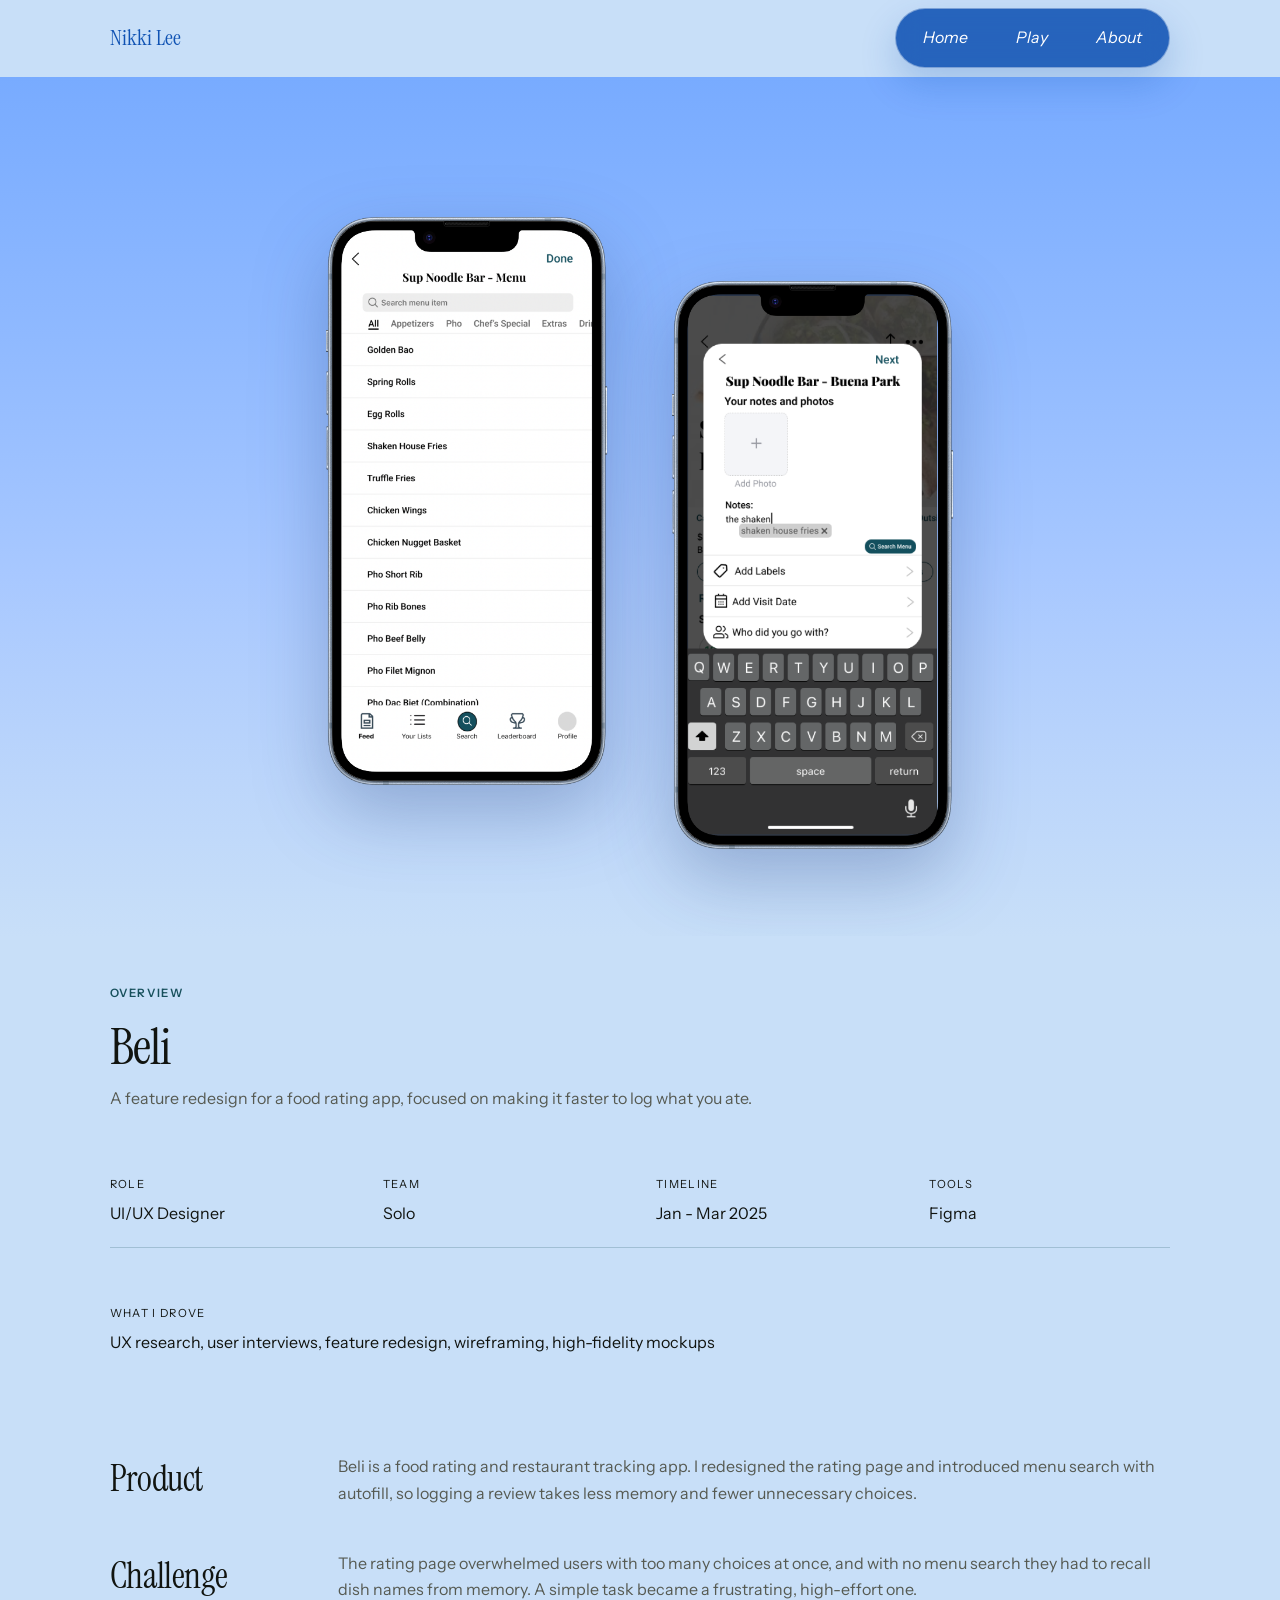
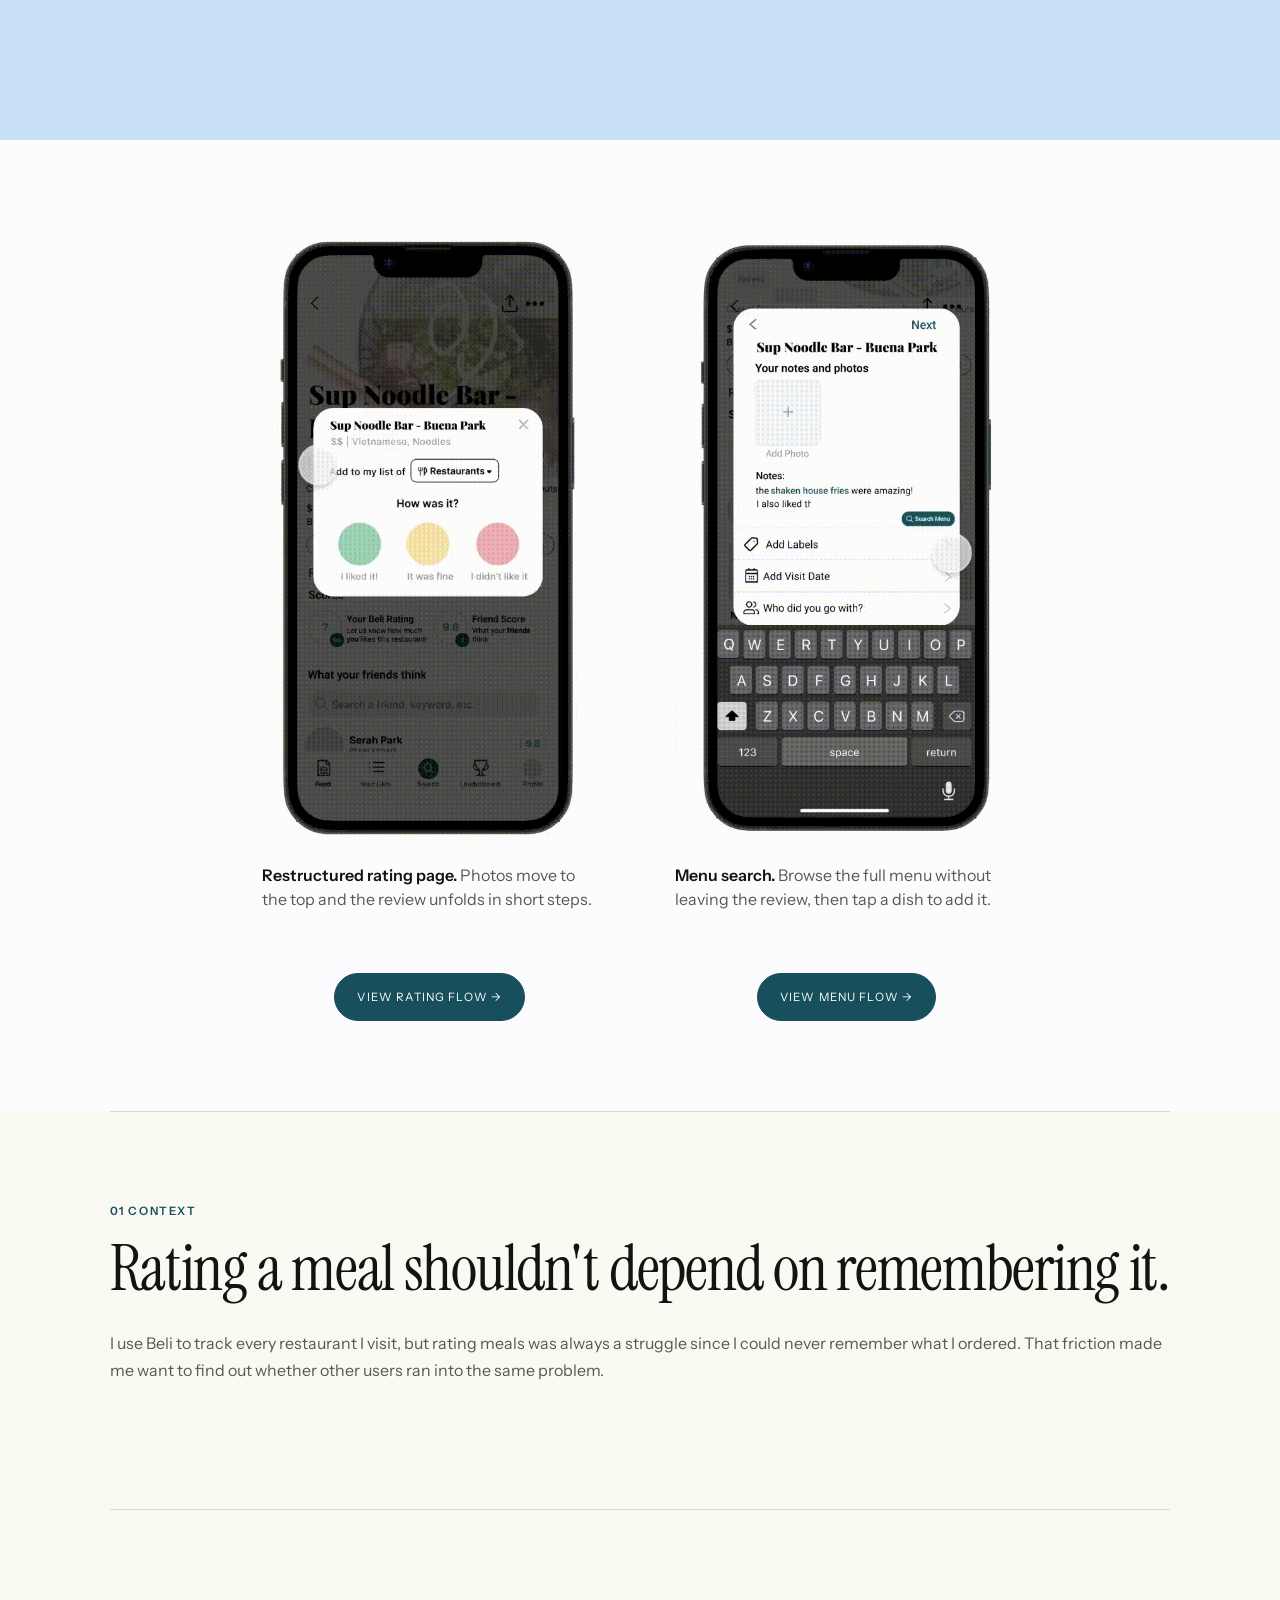
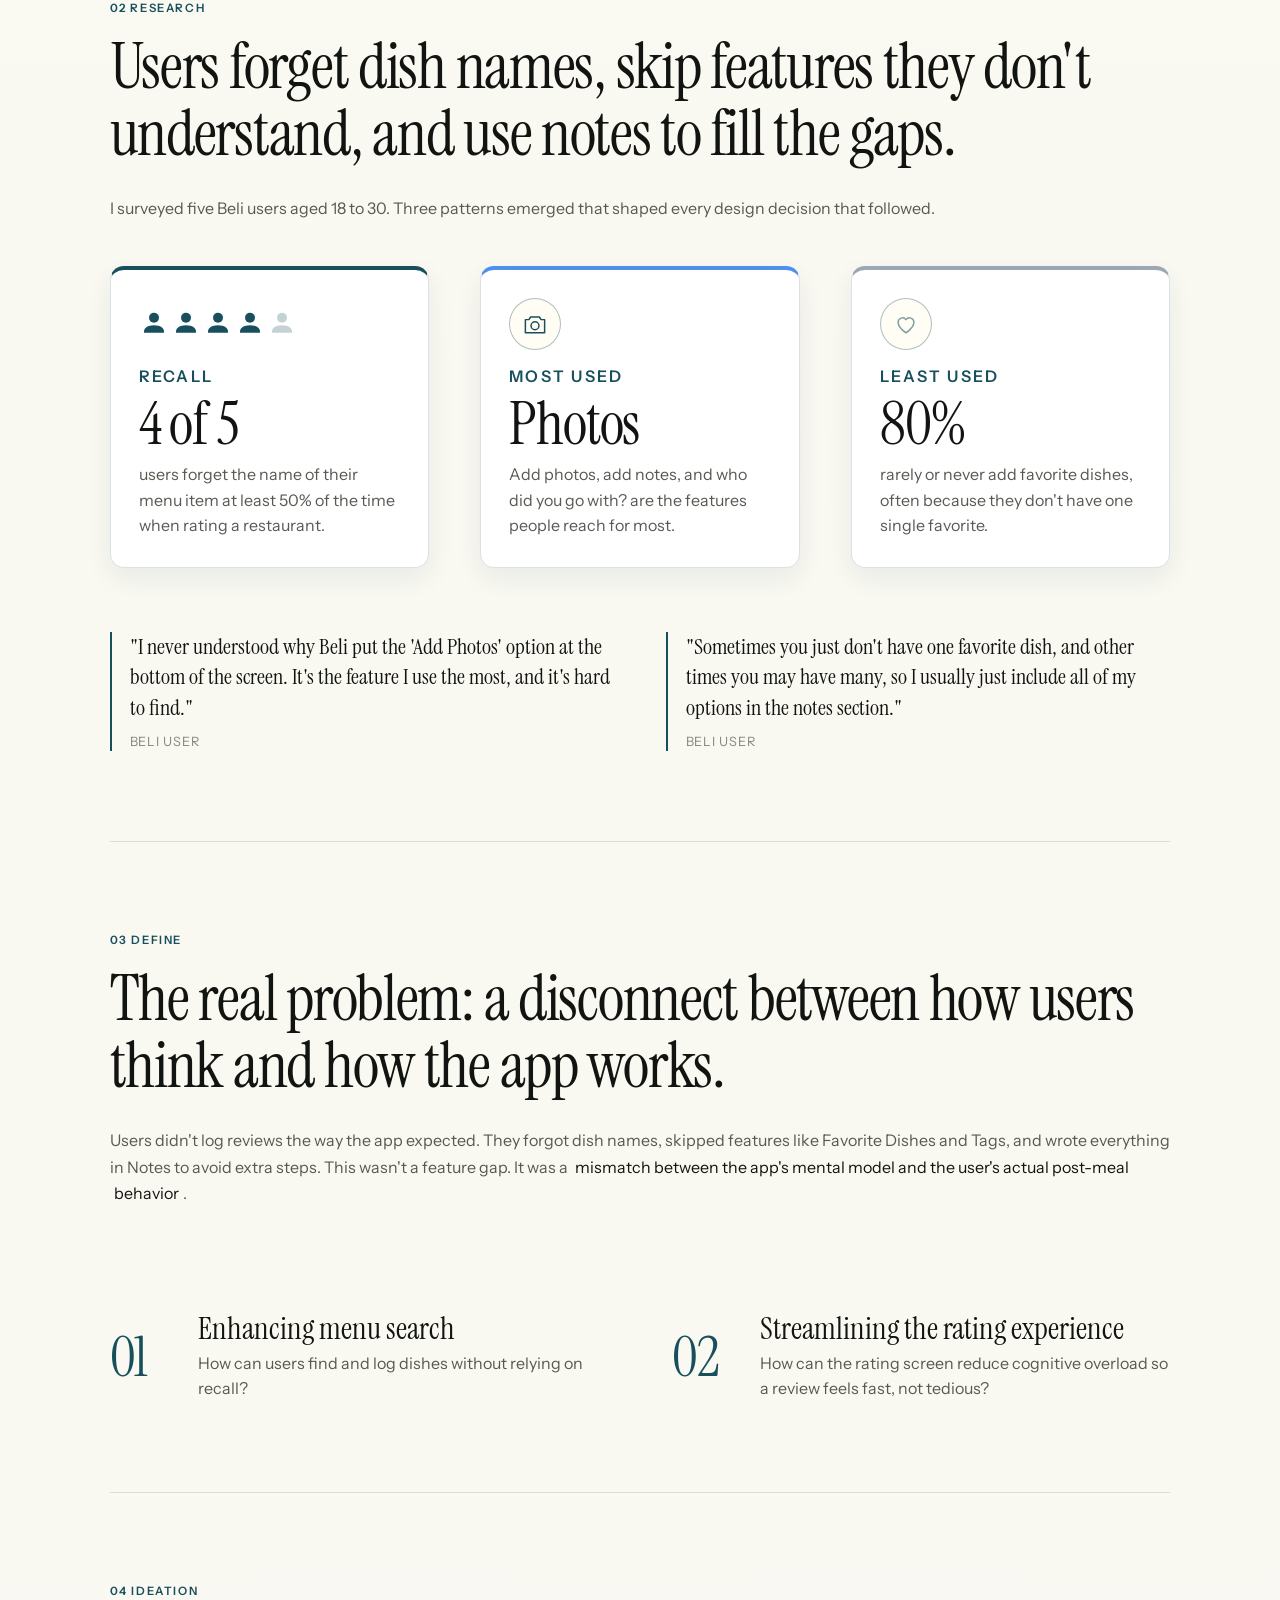
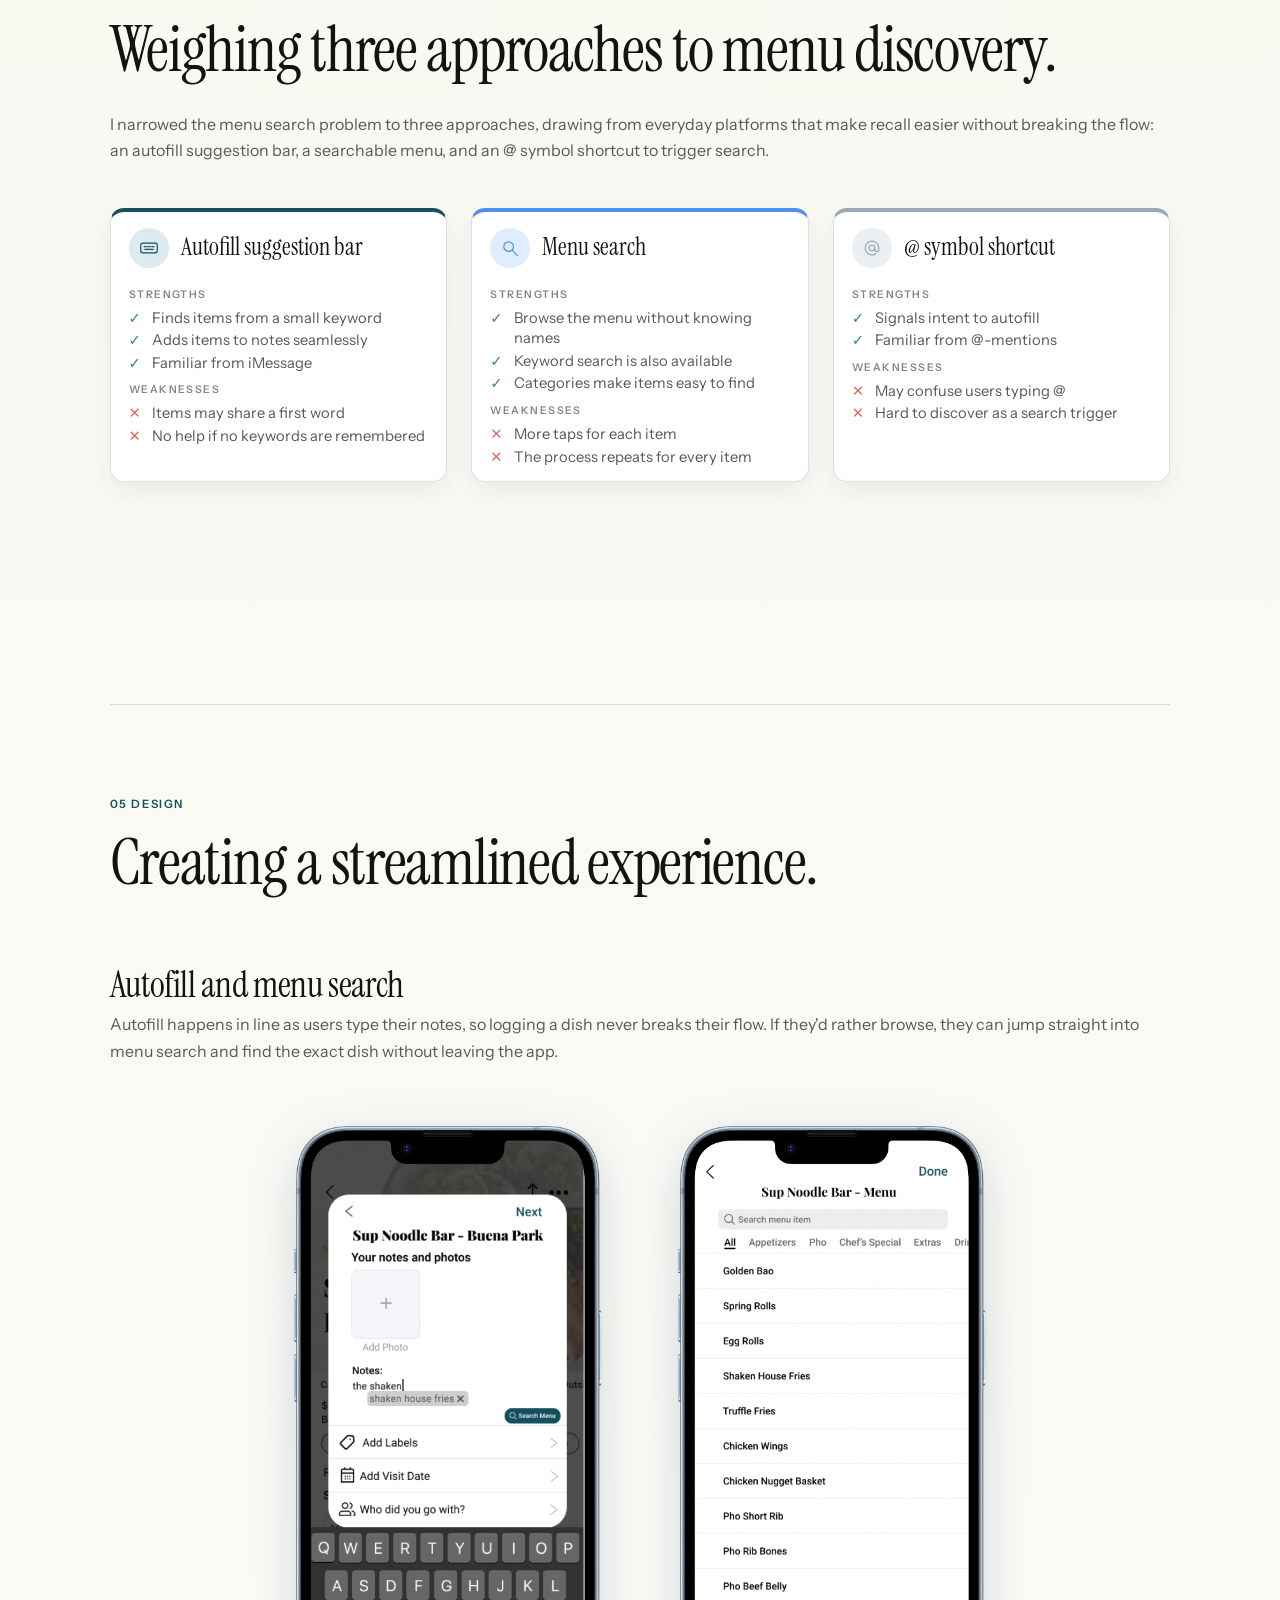
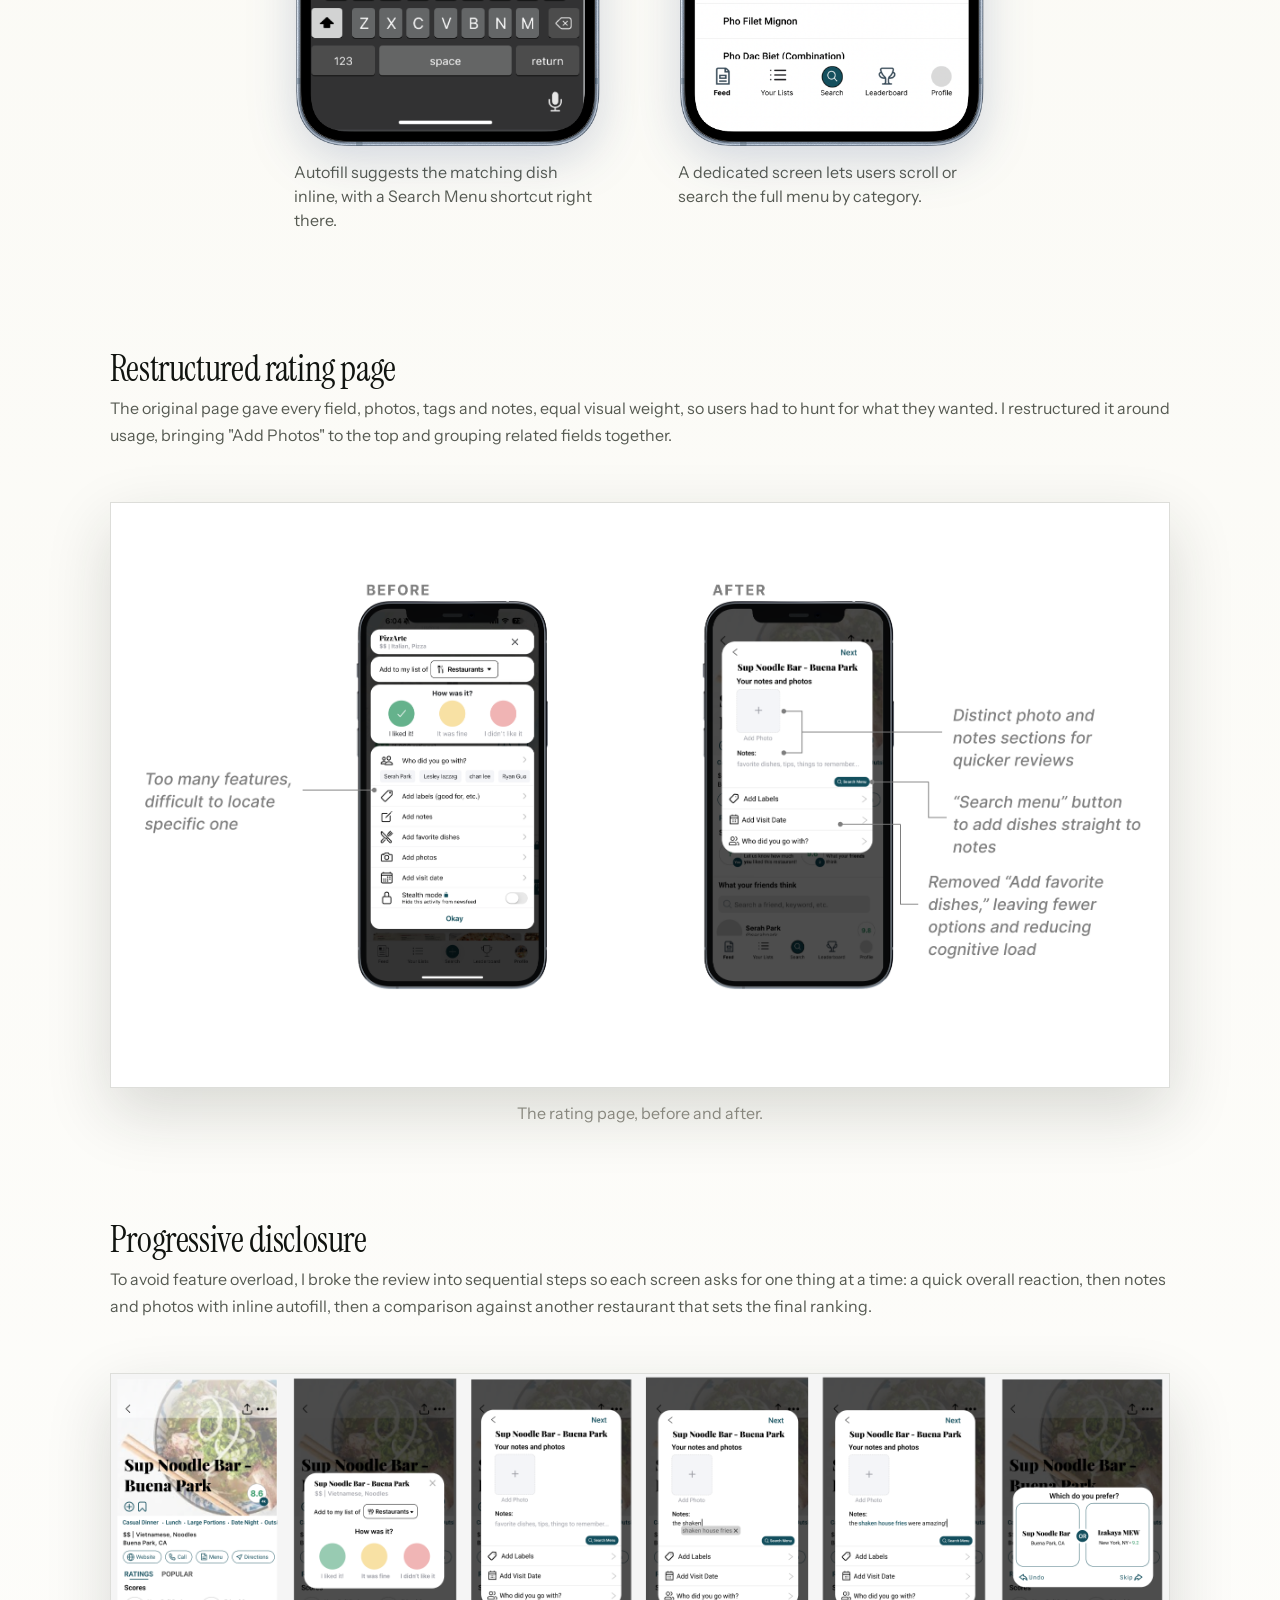
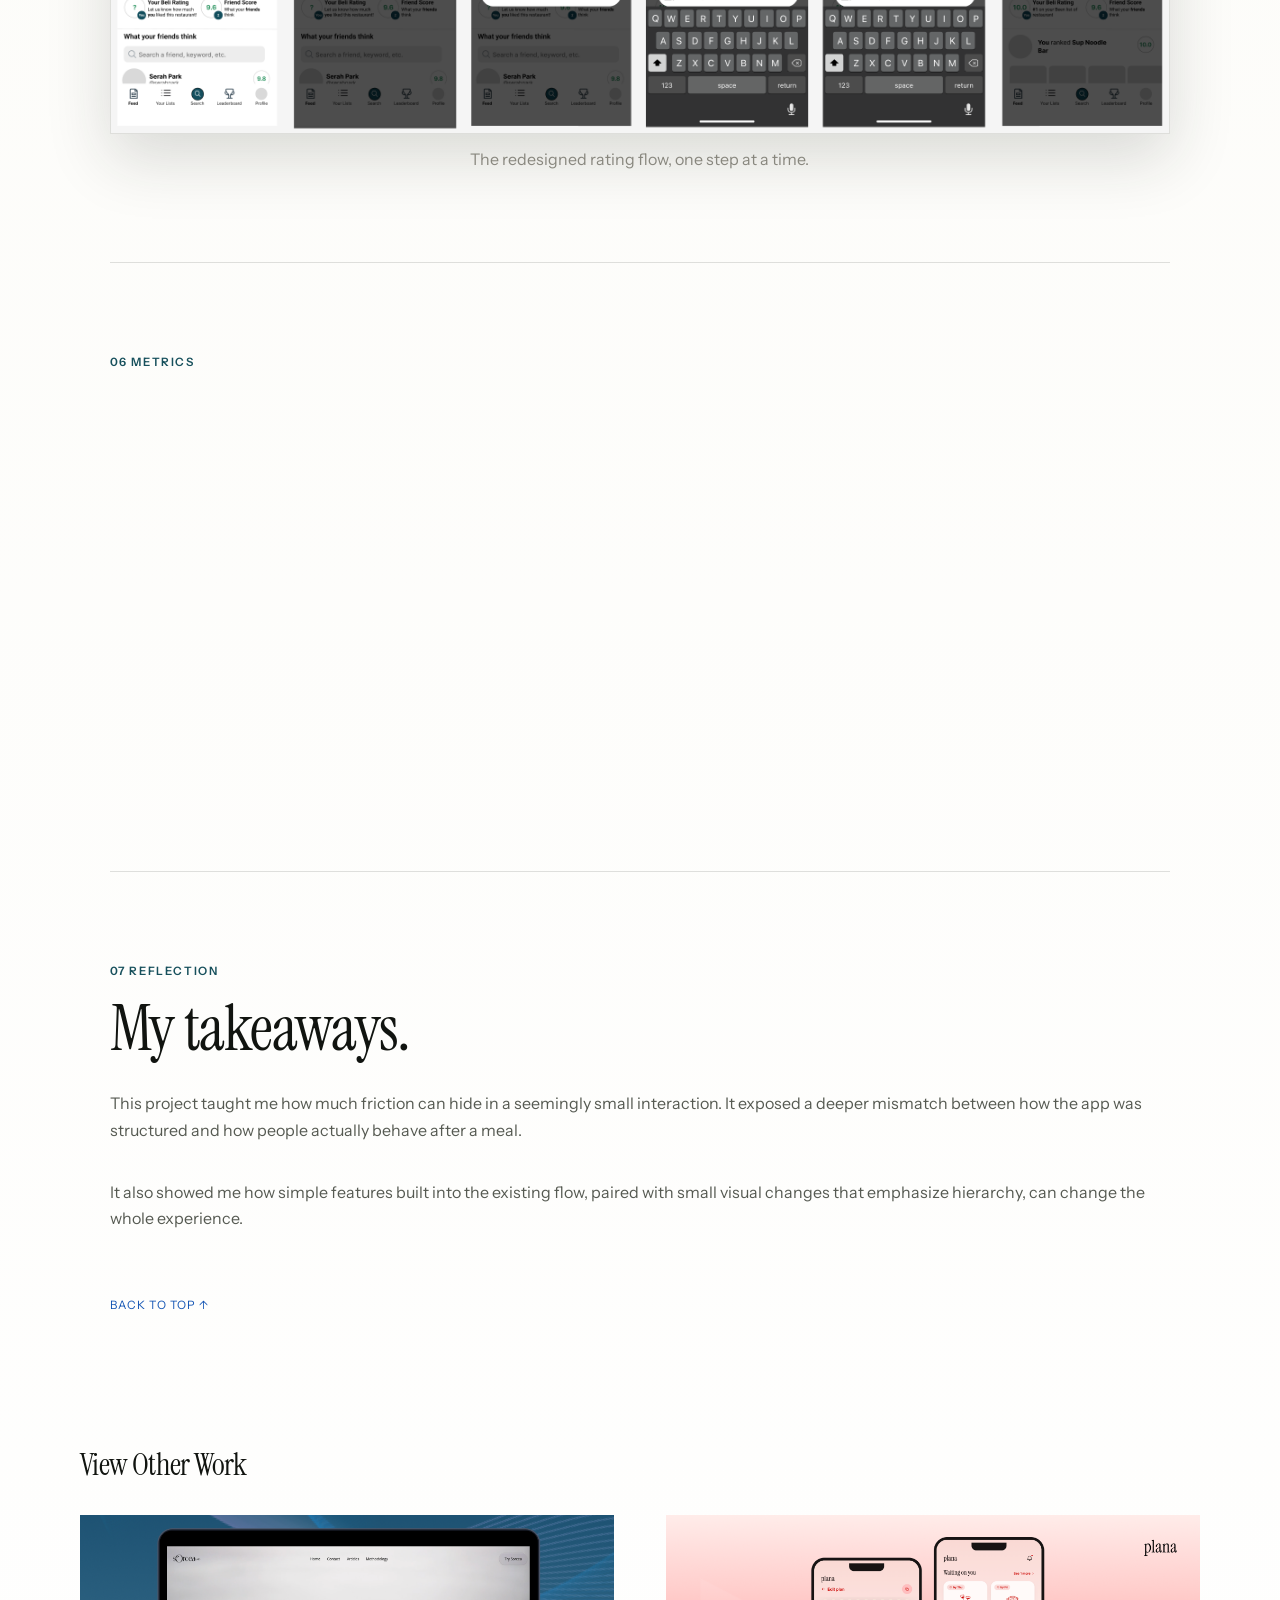
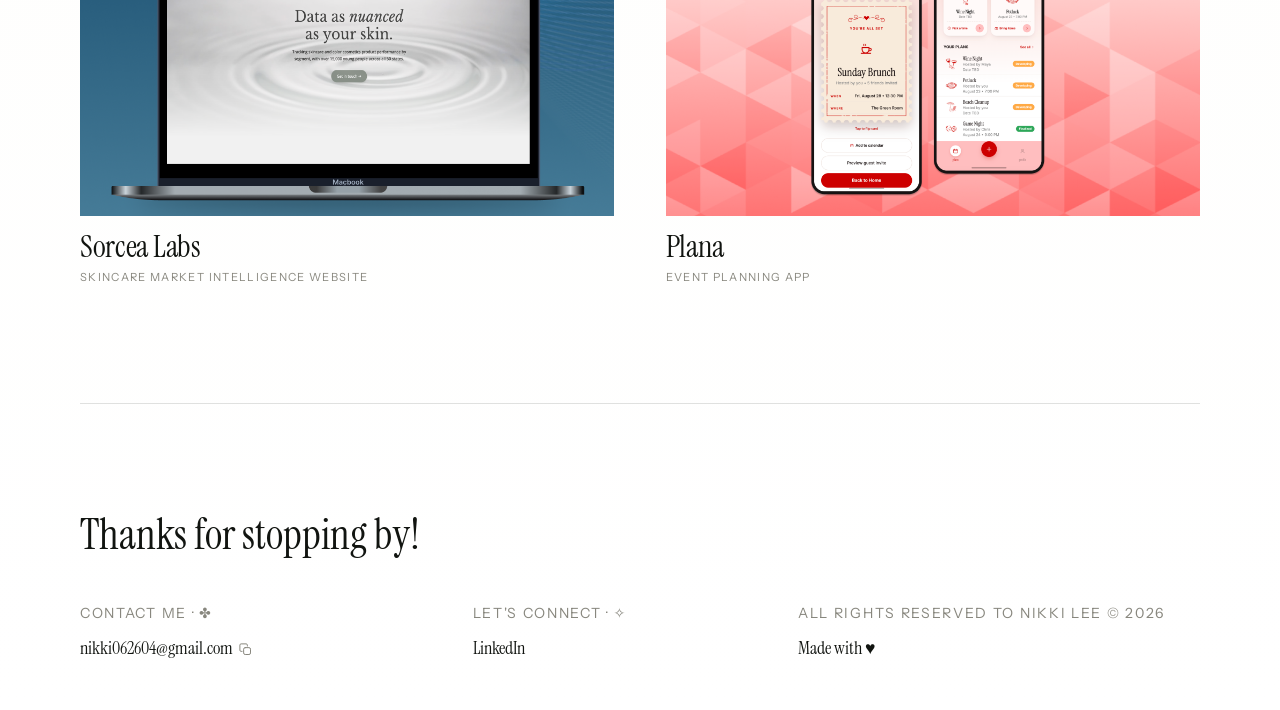
<file: beli/index.html>
<!doctype html>
<html lang="en">
  <head>
    <meta charset="utf-8" />
    <meta name="viewport" content="width=device-width, initial-scale=1" />
    <title>Beli — Nikki Lee</title>
    <meta
      name="description"
      content="Beli case study by Nikki Lee, UI/UX Designer."
    />
    <meta name="theme-color" content="#f7f2df" />
    <link rel="icon" href="../assets/favicon.svg" type="image/svg+xml" />
    <link rel="stylesheet" href="../styles.css" />
    <script defer src="../script.js"></script>
  </head>
  <body class="case-page beli-page">
    <a class="skip-link" href="#main">Skip to content</a>
    <div class="grain" aria-hidden="true"></div>
    <div class="cursor-glow" aria-hidden="true"></div>

    <header class="site-header" data-header>
      <nav class="nav shell" aria-label="Main navigation">
        <a class="brand" href="/" aria-label="Nikki Lee home">Nikki Lee</a>
        <button
          class="nav-toggle"
          type="button"
          aria-expanded="false"
          aria-controls="site-menu"
          data-nav-toggle
        >
          <span class="nav-toggle-line" aria-hidden="true"></span>
          <span class="sr-only">Open menu</span>
        </button>
        <div class="nav-pill" id="site-menu" data-nav-menu>
          <a href="/">Home</a>
          <a href="../play/">Play</a>
          <a href="../about/">About</a>
        </div>
      </nav>
    </header>

    <main id="main">
      <!-- ── HERO ── -->
      <section class="beli-hero" id="top" aria-label="Beli redesign preview">
        <div class="plana-hero-devices">
          <img class="device device-a" src="../assets/beli/menu-search-mockup.png" alt="Beli menu search screen listing dishes from Sup Noodle Bar" />
          <img class="device device-b" src="../assets/beli/autofill-mockup.png" alt="Beli notes field with an inline autofill suggestion and a Search Menu button" />
        </div>
      </section>

      <!-- ── OVERVIEW ── -->
      <section class="sc-section sc-overview" id="overview" aria-labelledby="case-title">
        <div class="shell">
          <p class="sc-kicker">Overview</p>
          <h1 id="case-title" class="sc-title">Beli</h1>
          <p class="sc-desc">
            A feature redesign for a food rating app, focused on making it
            faster to log what you ate.
          </p>
          <dl class="sc-meta" data-reveal>
            <div><dt>Role</dt><dd>UI/UX Designer</dd></div>
            <div><dt>Team</dt><dd>Solo</dd></div>
            <div><dt>Timeline</dt><dd>Jan - Mar 2025</dd></div>
            <div><dt>Tools</dt><dd>Figma</dd></div>
          </dl>
          <dl class="sc-meta sc-meta-drove" data-reveal>
            <div><dt>What I drove</dt><dd>UX research, user interviews, feature redesign, wireframing, high-fidelity mockups</dd></div>
          </dl>
          <dl class="sc-rows" data-reveal>
            <div>
              <dt>Product</dt>
              <dd>
                Beli is a food rating and restaurant tracking app. I redesigned
                the rating page and introduced menu search with autofill, so
                logging a review takes less memory and fewer unnecessary
                choices.
              </dd>
            </div>
            <div>
              <dt>Challenge</dt>
              <dd>
                The rating page overwhelmed users with too many choices at once,
                and with no menu search they had to recall dish names from
                memory. A simple task became a frustrating, high-effort one.
              </dd>
            </div>
          </dl>
        </div>
      </section>

      <!-- ── PROTOTYPE PREVIEW ── -->
      <section class="sc-preview plana-preview" aria-label="The redesign in action">
        <div class="shell">
          <div class="plana-gifs">
            <figure data-reveal>
              <img src="../assets/beli/rating-page.gif" alt="Beli restructured rating page" style="aspect-ratio: 526 / 970;" />
              <figcaption><strong>Restructured rating page.</strong> Photos move to the top and the review unfolds in short steps.</figcaption>
              <a class="button prototype-button sc-proto sc-proto-inline" href="https://www.figma.com/proto/KJ3ccTFLI8mWE9jBcv8QtF/beli?node-id=183-1856&p=f&t=S7qaT5VpTh1s24A3-0&scaling=scale-down&content-scaling=fixed&page-id=183%3A1855&starting-point-node-id=183%3A1856&show-proto-sidebar=1" target="_blank" rel="noreferrer">View rating flow →</a>
            </figure>
            <figure data-reveal>
              <img src="../assets/beli/menu-page.gif" alt="Beli menu search page" style="aspect-ratio: 544 / 982;" loading="lazy" />
              <figcaption><strong>Menu search.</strong> Browse the full menu without leaving the review, then tap a dish to add it.</figcaption>
              <a class="button prototype-button sc-proto sc-proto-inline" href="https://www.figma.com/proto/KJ3ccTFLI8mWE9jBcv8QtF/beli?node-id=228-2743&p=f&t=S7qaT5VpTh1s24A3-0&scaling=scale-down&content-scaling=fixed&page-id=183%3A1855&starting-point-node-id=228%3A2743&show-proto-sidebar=1" target="_blank" rel="noreferrer">View menu flow →</a>
            </figure>
          </div>
        </div>
      </section>

      <nav class="sc-rail" id="sc-rail" aria-label="Jump to section">
        <ol>
          <li><a href="#context" data-sec="context"><span class="num">01</span><span class="lbl">Context</span></a></li>
          <li><a href="#research" data-sec="research"><span class="num">02</span><span class="lbl">Research</span></a></li>
          <li><a href="#define" data-sec="define"><span class="num">03</span><span class="lbl">Define</span></a></li>
          <li><a href="#ideation" data-sec="ideation"><span class="num">04</span><span class="lbl">Ideation</span></a></li>
          <li><a href="#design" data-sec="design"><span class="num">05</span><span class="lbl">Design</span></a></li>
          <li><a href="#metrics" data-sec="metrics"><span class="num">06</span><span class="lbl">Metrics</span></a></li>
          <li><a href="#reflection" data-sec="reflection"><span class="num">07</span><span class="lbl">Reflection</span></a></li>
        </ol>
      </nav>

      <!-- ── CONTEXT ── -->
      <section class="sc-section" id="context" aria-labelledby="context-title">
        <div class="shell">
          <p class="sc-kicker">01 Context</p>
          <h2 id="context-title" data-reveal>Rating a meal shouldn't depend on remembering it.</h2>
          <p class="sc-text" data-reveal>
            I use Beli to track every restaurant I visit, but rating meals was
            always a struggle since I could never remember what I ordered. That
            friction made me want to find out whether other users ran into the
            same problem.
          </p>
        </div>
      </section>

      <!-- ── RESEARCH ── -->
      <section class="sc-section" id="research" aria-labelledby="research-title">
        <div class="shell">
          <p class="sc-kicker">02 Research</p>
          <h2 id="research-title" data-reveal>Users forget dish names, skip features they don't understand, and use notes to fill the gaps.</h2>
          <p class="sc-text" data-reveal>
            I surveyed five Beli users aged 18 to 30. Three patterns emerged
            that shaped every design decision that followed.
          </p>
          <div class="beli-stats" data-reveal>
            <div>
              <div class="beli-ico beli-people" aria-hidden="true"><span><svg viewBox="0 0 24 24" width="30" height="30" fill="currentColor" aria-hidden="true"><circle cx="12" cy="7" r="4"/><path d="M12 13c-5 0-8 2.24-8 5v1h16v-1c0-2.76-3-5-8-5z"/></svg></span><span><svg viewBox="0 0 24 24" width="30" height="30" fill="currentColor" aria-hidden="true"><circle cx="12" cy="7" r="4"/><path d="M12 13c-5 0-8 2.24-8 5v1h16v-1c0-2.76-3-5-8-5z"/></svg></span><span><svg viewBox="0 0 24 24" width="30" height="30" fill="currentColor" aria-hidden="true"><circle cx="12" cy="7" r="4"/><path d="M12 13c-5 0-8 2.24-8 5v1h16v-1c0-2.76-3-5-8-5z"/></svg></span><span><svg viewBox="0 0 24 24" width="30" height="30" fill="currentColor" aria-hidden="true"><circle cx="12" cy="7" r="4"/><path d="M12 13c-5 0-8 2.24-8 5v1h16v-1c0-2.76-3-5-8-5z"/></svg></span><span class="off"><svg viewBox="0 0 24 24" width="30" height="30" fill="currentColor" aria-hidden="true"><circle cx="12" cy="7" r="4"/><path d="M12 13c-5 0-8 2.24-8 5v1h16v-1c0-2.76-3-5-8-5z"/></svg></span></div>
              <p class="beli-label">Recall</p>
              <p class="beli-figure">4 of 5</p>
              <p>users forget the name of their menu item at least 50% of the time when rating a restaurant.</p>
            </div>
            <div>
              <div class="beli-ico beli-circle" aria-hidden="true"><svg viewBox="0 0 32 32" width="28" height="28" fill="none" stroke="currentColor" stroke-width="1.7" stroke-linecap="round" stroke-linejoin="round"><path d="M5 11h4l2-3h10l2 3h4v15H5z"/><circle cx="16" cy="18" r="4.5"/></svg></div>
              <p class="beli-label">Most used</p>
              <p class="beli-figure">Photos</p>
              <p>Add photos, add notes, and who did you go with? are the features people reach for most.</p>
            </div>
            <div>
              <div class="beli-ico beli-circle beli-faded" aria-hidden="true"><svg viewBox="0 0 32 32" width="28" height="28" fill="none" stroke="currentColor" stroke-width="1.7" stroke-linecap="round" stroke-linejoin="round"><path d="M16 26s-9-5.6-9-12a5 5 0 0 1 9-3 5 5 0 0 1 9 3c0 6.4-9 12-9 12z"/></svg></div>
              <p class="beli-label">Least used</p>
              <p class="beli-figure">80%</p>
              <p>rarely or never add favorite dishes, often because they don't have one single favorite.</p>
            </div>
          </div>
          <div class="beli-quotes" data-reveal>
            <blockquote>
              "I never understood why Beli put the 'Add Photos' option at the bottom of the screen. It's the feature I use the most, and it's hard to find."
              <cite>Beli user</cite>
            </blockquote>
            <blockquote>
              "Sometimes you just don't have one favorite dish, and other times you may have many, so I usually just include all of my options in the notes section."
              <cite>Beli user</cite>
            </blockquote>
          </div>
        </div>
      </section>

      <!-- ── DEFINE ── -->
      <section class="sc-section" id="define" aria-labelledby="define-title">
        <div class="shell">
          <p class="sc-kicker">03 Define</p>
          <h2 id="define-title" data-reveal>The real problem: a disconnect between how users think and how the app works.</h2>
          <p class="sc-text" data-reveal>
            Users didn't log reviews the way the app expected. They forgot dish
            names, skipped features like Favorite Dishes and Tags, and wrote
            everything in Notes to avoid extra steps. This wasn't a feature gap.
            It was a <mark class="sc-hl">mismatch between the app's mental model and the user's actual post-meal behavior</mark>.
          </p>
          <p class="sc-text" data-reveal>These findings shaped two objectives:</p>
          <ol class="plana-metrics" data-reveal>
            <li>
              <span class="pn" aria-hidden="true">01</span>
              <div><strong>Enhancing menu search</strong><span>How can users find and log dishes without relying on recall?</span></div>
            </li>
            <li>
              <span class="pn" aria-hidden="true">02</span>
              <div><strong>Streamlining the rating experience</strong><span>How can the rating screen reduce cognitive overload so a review feels fast, not tedious?</span></div>
            </li>
          </ol>
        </div>
      </section>

      <!-- ── IDEATION ── -->
      <section class="sc-section" id="ideation" aria-labelledby="ideation-title">
        <div class="shell">
          <p class="sc-kicker">04 Ideation</p>
          <h2 id="ideation-title" data-reveal>Weighing three approaches to menu discovery.</h2>
          <p class="sc-text" data-reveal>
            I narrowed the menu search problem to three approaches, drawing from
            everyday platforms that make recall easier without breaking the
            flow: an autofill suggestion bar, a searchable menu, and an @ symbol
            shortcut to trigger search.
          </p>
          <div class="beli-approaches" data-reveal>
            <div class="beli-approach">
              <div class="beli-approach-head"><span class="beli-approach-ico" aria-hidden="true"><svg viewBox="0 0 32 32" width="22" height="22" fill="none" stroke="currentColor" stroke-width="1.7" stroke-linecap="round" stroke-linejoin="round"><rect x="4" y="9" width="24" height="14" rx="3"/><path d="M9 14h2M13 14h2M17 14h2M21 14h2M10 18h12"/></svg></span><h3>Autofill suggestion bar</h3></div>
              <p class="beli-sub">Strengths</p>
              <ul><li>Finds items from a small keyword</li><li>Adds items to notes seamlessly</li><li>Familiar from iMessage</li></ul>
              <p class="beli-sub">Weaknesses</p>
              <ul><li>Items may share a first word</li><li>No help if no keywords are remembered</li></ul>
            </div>
            <div class="beli-approach">
              <div class="beli-approach-head"><span class="beli-approach-ico" aria-hidden="true"><svg viewBox="0 0 32 32" width="22" height="22" fill="none" stroke="currentColor" stroke-width="1.7" stroke-linecap="round" stroke-linejoin="round"><circle cx="14" cy="14" r="7"/><path d="M19.5 19.5L27 27"/></svg></span><h3>Menu search</h3></div>
              <p class="beli-sub">Strengths</p>
              <ul><li>Browse the menu without knowing names</li><li>Keyword search is also available</li><li>Categories make items easy to find</li></ul>
              <p class="beli-sub">Weaknesses</p>
              <ul><li>More taps for each item</li><li>The process repeats for every item</li></ul>
            </div>
            <div class="beli-approach">
              <div class="beli-approach-head"><span class="beli-approach-ico" aria-hidden="true"><svg viewBox="0 0 32 32" width="22" height="22" fill="none" stroke="currentColor" stroke-width="1.7" stroke-linecap="round" stroke-linejoin="round"><circle cx="16" cy="16" r="4"/><path d="M20 16v2a3 3 0 0 0 6 0v-2a10 10 0 1 0-4 8"/></svg></span><h3>@ symbol shortcut</h3></div>
              <p class="beli-sub">Strengths</p>
              <ul><li>Signals intent to autofill</li><li>Familiar from @-mentions</li></ul>
              <p class="beli-sub">Weaknesses</p>
              <ul><li>May confuse users typing @</li><li>Hard to discover as a search trigger</li></ul>
            </div>
            </div>
          <p class="sc-text" data-reveal>
            <strong>I combined autofill and menu search.</strong> If users
            remember part of a dish, autofill finds it instantly. If they
            remember nothing, they can browse the full menu by category.
            Together they make finding dishes easy without introducing a new
            interaction pattern.
          </p>
        </div>
      </section>

      <!-- ── DESIGN ── -->
      <section class="sc-section" id="design" aria-labelledby="design-title">
        <div class="shell">
          <p class="sc-kicker">05 Design</p>
          <h2 id="design-title" data-reveal>Creating a streamlined experience.</h2>
          <dl class="sc-rows" data-reveal>
            <div>
              <dt>Autofill and menu search</dt>
              <dd>Autofill happens in line as users type their notes, so logging a dish never breaks their flow. If they'd rather browse, they can jump straight into menu search and find the exact dish without leaving the app.</dd>
            </div>
          </dl>
          <div class="plana-gifs beli-duo" data-reveal>
            <figure>
              <img src="../assets/beli/autofill-mockup.png" alt="Notes field with autofill suggesting a menu item inline as the user types, plus a Search Menu button" loading="lazy" />
              <figcaption>Autofill suggests the matching dish inline, with a Search Menu shortcut right there.</figcaption>
            </figure>
            <figure>
              <img src="../assets/beli/menu-search-mockup.png" alt="Menu search screen listing dishes from Sup Noodle Bar, searchable and filterable by category" loading="lazy" />
              <figcaption>A dedicated screen lets users scroll or search the full menu by category.</figcaption>
            </figure>
          </div>

          <dl class="sc-rows plana-step" data-reveal>
            <div>
              <dt>Restructured rating page</dt>
              <dd>The original page gave every field, photos, tags and notes, equal visual weight, so users had to hunt for what they wanted. I restructured it around usage, bringing "Add Photos" to the top and grouping related fields together.</dd>
            </div>
          </dl>
          <figure class="sc-figure beli-wide" data-reveal>
            <img src="../assets/beli/before-after.webp" alt="Before and after Beli rating page redesign" loading="lazy" />
            <figcaption>The rating page, before and after.</figcaption>
          </figure>

          <dl class="sc-rows plana-step" data-reveal>
            <div>
              <dt>Progressive disclosure</dt>
              <dd>To avoid feature overload, I broke the review into sequential steps so each screen asks for one thing at a time: a quick overall reaction, then notes and photos with inline autofill, then a comparison against another restaurant that sets the final ranking.</dd>
            </div>
          </dl>
          <figure class="sc-figure beli-wide" data-reveal>
            <img src="../assets/beli/progressive-disclosure-flow.png" alt="Redesigned Beli rating flow shown step by step: a quick overall reaction, notes and photos with inline autofill, and a head-to-head comparison ranking before the final score" loading="lazy" />
            <figcaption>The redesigned rating flow, one step at a time.</figcaption>
          </figure>
        </div>
      </section>

      <!-- ── METRICS ── -->
      <section class="sc-section" id="metrics" aria-labelledby="metrics-title">
        <div class="shell">
          <p class="sc-kicker">06 Metrics</p>
          <h2 id="metrics-title" data-reveal>What I'd test to measure success.</h2>
          <p class="sc-text" data-reveal>
            If these features shipped, I'd want to know whether they reduced the
            friction users reported and whether the new features got used.
          </p>
          <ol class="plana-metrics" data-reveal>
            <li><span class="pn" aria-hidden="true">01</span><div><strong>Review speed</strong><span>Average time to complete a review, from open to submit.</span></div></li>
            <li><span class="pn" aria-hidden="true">02</span><div><strong>Autofill adoption</strong><span>How often users accept autofill suggestions when they appear.</span></div></li>
            <li><span class="pn" aria-hidden="true">03</span><div><strong>Menu search usage</strong><span>Percentage of reviews that include a menu search interaction.</span></div></li>
            <li><span class="pn" aria-hidden="true">04</span><div><strong>Ease rating</strong><span>Self-reported difficulty in a survey after completing a review.</span></div></li>
          </ol>
        </div>
      </section>

      <!-- ── REFLECTION ── -->
      <section class="sc-section" id="reflection" aria-labelledby="reflection-title">
        <div class="shell">
          <p class="sc-kicker">07 Reflection</p>
          <h2 id="reflection-title" data-reveal>My takeaways.</h2>
          <p class="sc-text" data-reveal>
            This project taught me how much friction can hide in a seemingly
            small interaction. It exposed a deeper mismatch between how the app
            was structured and how people actually behave after a meal.
          </p>
          <p class="sc-text" data-reveal>
            It also showed me how simple features built into the existing flow,
            paired with small visual changes that emphasize hierarchy, can
            change the whole experience.
          </p>
          <a class="text-arrow back-top" href="#top">back to top ↑</a>
        </div>
      </section>

      <section
        class="case-section other-work"
        aria-labelledby="other-work-title"
      >
        <div class="shell">
          <h2 id="other-work-title">View Other Work</h2>
          <div class="other-work-grid">
            <a class="small-work-card" href="../sorcea-labs/" data-reveal>
              <div class="work-image"><img
                src="../assets/portfolio/thumb-sorcea.png"
                alt="Sorcea Labs case study"
                loading="lazy"
              /></div>
              <h3>Sorcea Labs</h3>
              <p class="small-work-type">Skincare Market Intelligence Website</p>
            </a>
            <a class="small-work-card" href="../plana/" data-reveal>
              <div class="work-image"><img
                src="../assets/portfolio/thumb-plana.png"
                alt="Plana event planning app mockups"
                loading="lazy"
              /></div>
              <h3>Plana</h3>
              <p class="small-work-type">Event Planning App</p>
            </a>
          </div>
        </div>
      </section>
    </main>

    <footer class="footer shell" id="footer">
      <h2 class="footer-title">Thanks for stopping by!</h2>
      <div class="footer-columns">
        <div>
          <p>Contact me · ✤</p>
          <span class="contact-email">
            <a href="mailto:nikki062604@gmail.com">nikki062604@gmail.com</a>
            <button
              type="button"
              class="copy-email"
              data-copy-email="nikki062604@gmail.com"
              aria-label="Copy email address"
              title="Copy email address"
            >
              <svg viewBox="0 0 24 24" width="15" height="15" fill="none" stroke="currentColor" stroke-width="1.6" stroke-linecap="round" stroke-linejoin="round" aria-hidden="true">
                <rect x="9" y="9" width="11" height="11" rx="2.5" />
                <path d="M6.5 15H5a2 2 0 0 1-2-2V5a2 2 0 0 1 2-2h8a2 2 0 0 1 2 2v1.5" />
              </svg>
            </button>
          </span>
        </div>
        <div>
          <p>Let's connect · ✧</p>
          <a
            href="https://www.linkedin.com/in/nikkilee26/"
            target="_blank"
            rel="noreferrer"
            >LinkedIn</a
          >
        </div>
        <div>
          <p>All rights reserved to Nikki Lee © <span data-year></span></p>
          <strong>Made with ♥</strong>
        </div>
      </div>
    </footer>
  <script>
      (function () {
        var marks = document.querySelectorAll(".sc-hl");
        if (marks.length) {
          var reduce = window.matchMedia("(prefers-reduced-motion: reduce)").matches;
          if (reduce || !("IntersectionObserver" in window)) {
            marks.forEach(function (m) { m.classList.add("is-on"); });
          } else {
            var io = new IntersectionObserver(function (entries) {
              entries.forEach(function (e) {
                if (e.isIntersecting) { e.target.classList.add("is-on"); io.unobserve(e.target); }
              });
            }, { threshold: 0.9, rootMargin: "0px 0px -12% 0px" });
            marks.forEach(function (m) { io.observe(m); });
          }
        }
        var rail = document.getElementById("sc-rail");
        if (!rail) return;
        var links = Array.prototype.slice.call(rail.querySelectorAll("a"));
        var secs = links.map(function (a) { return document.getElementById(a.dataset.sec); });
        function spy() {
          var probe = window.innerHeight * 0.4, idx = -1;
          secs.forEach(function (el, i) { if (el && el.getBoundingClientRect().top <= probe) idx = i; });
          links.forEach(function (a, i) { a.classList.toggle("is-active", i === idx); });
          rail.classList.toggle("is-on", idx >= 0);
        }
        window.addEventListener("scroll", spy, { passive: true });
        window.addEventListener("resize", spy);
        spy();
      })();
    </script>
  </body>
</html>
</file>
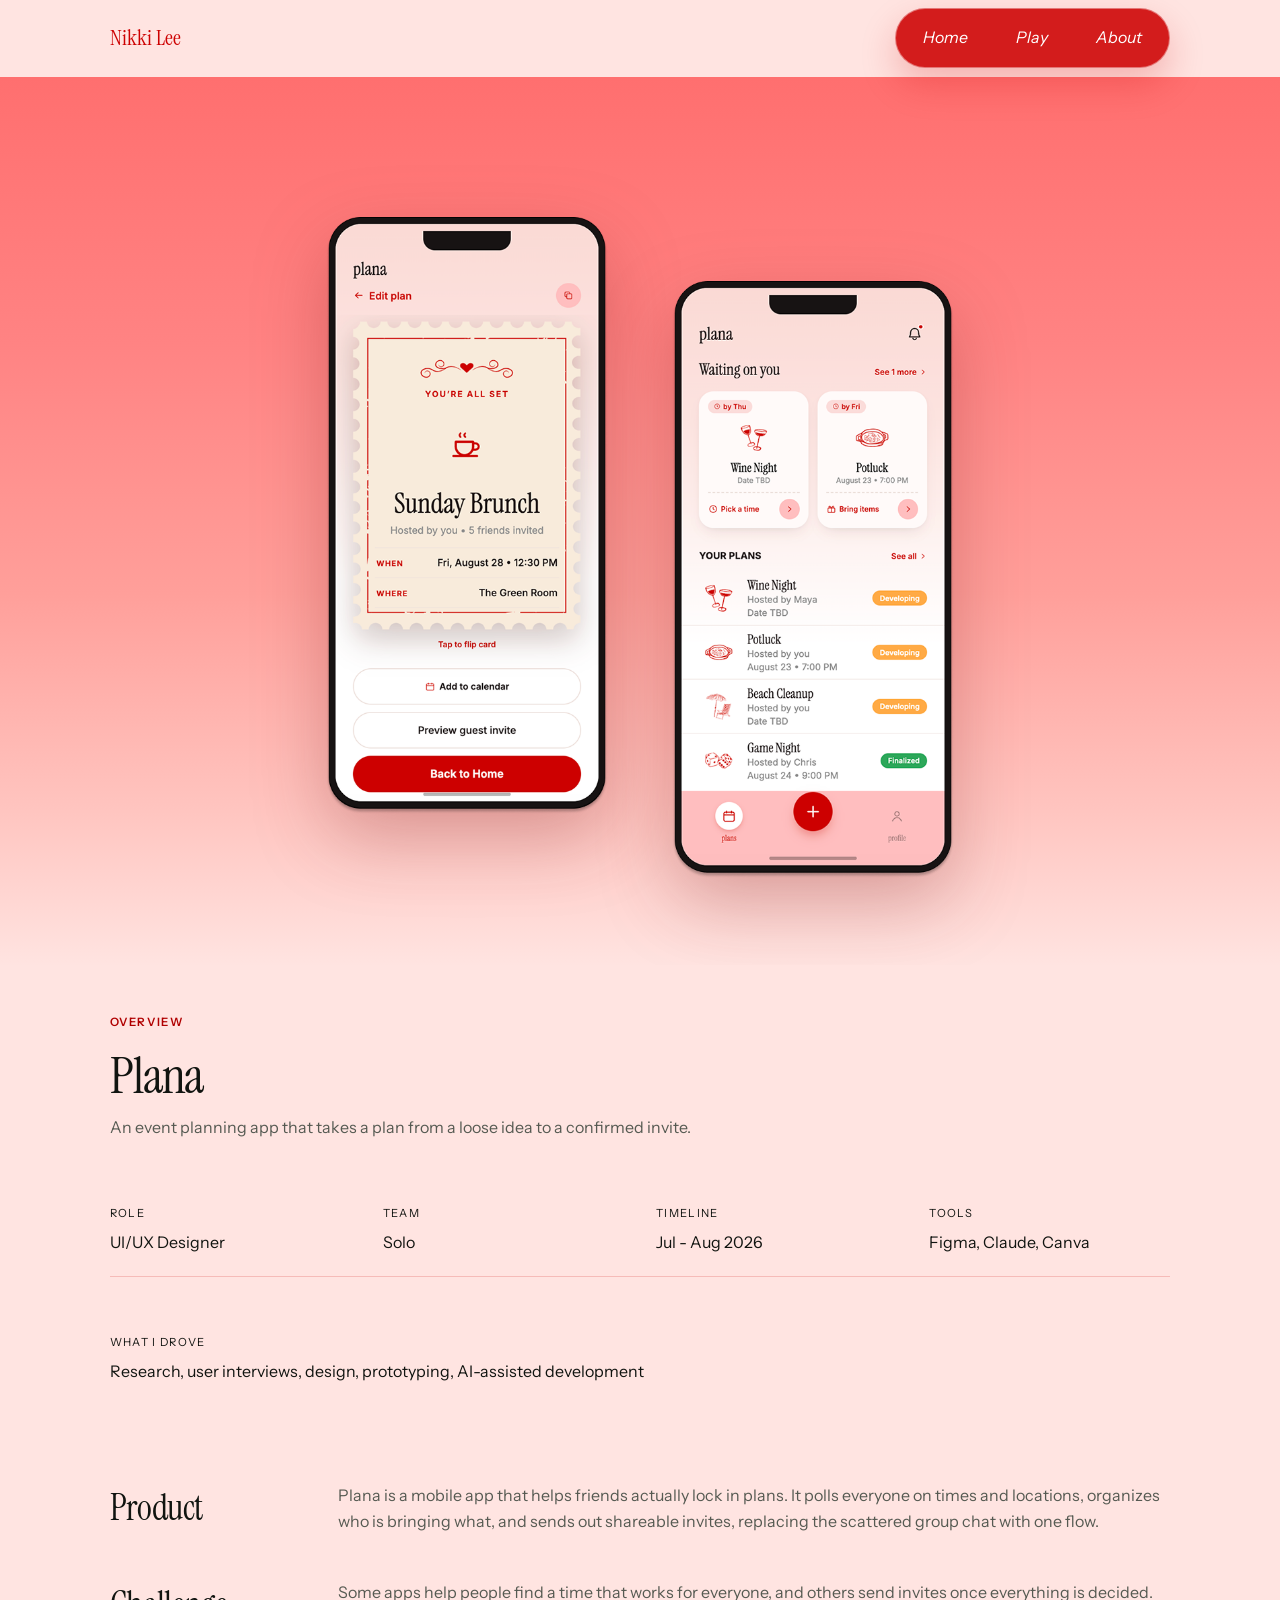
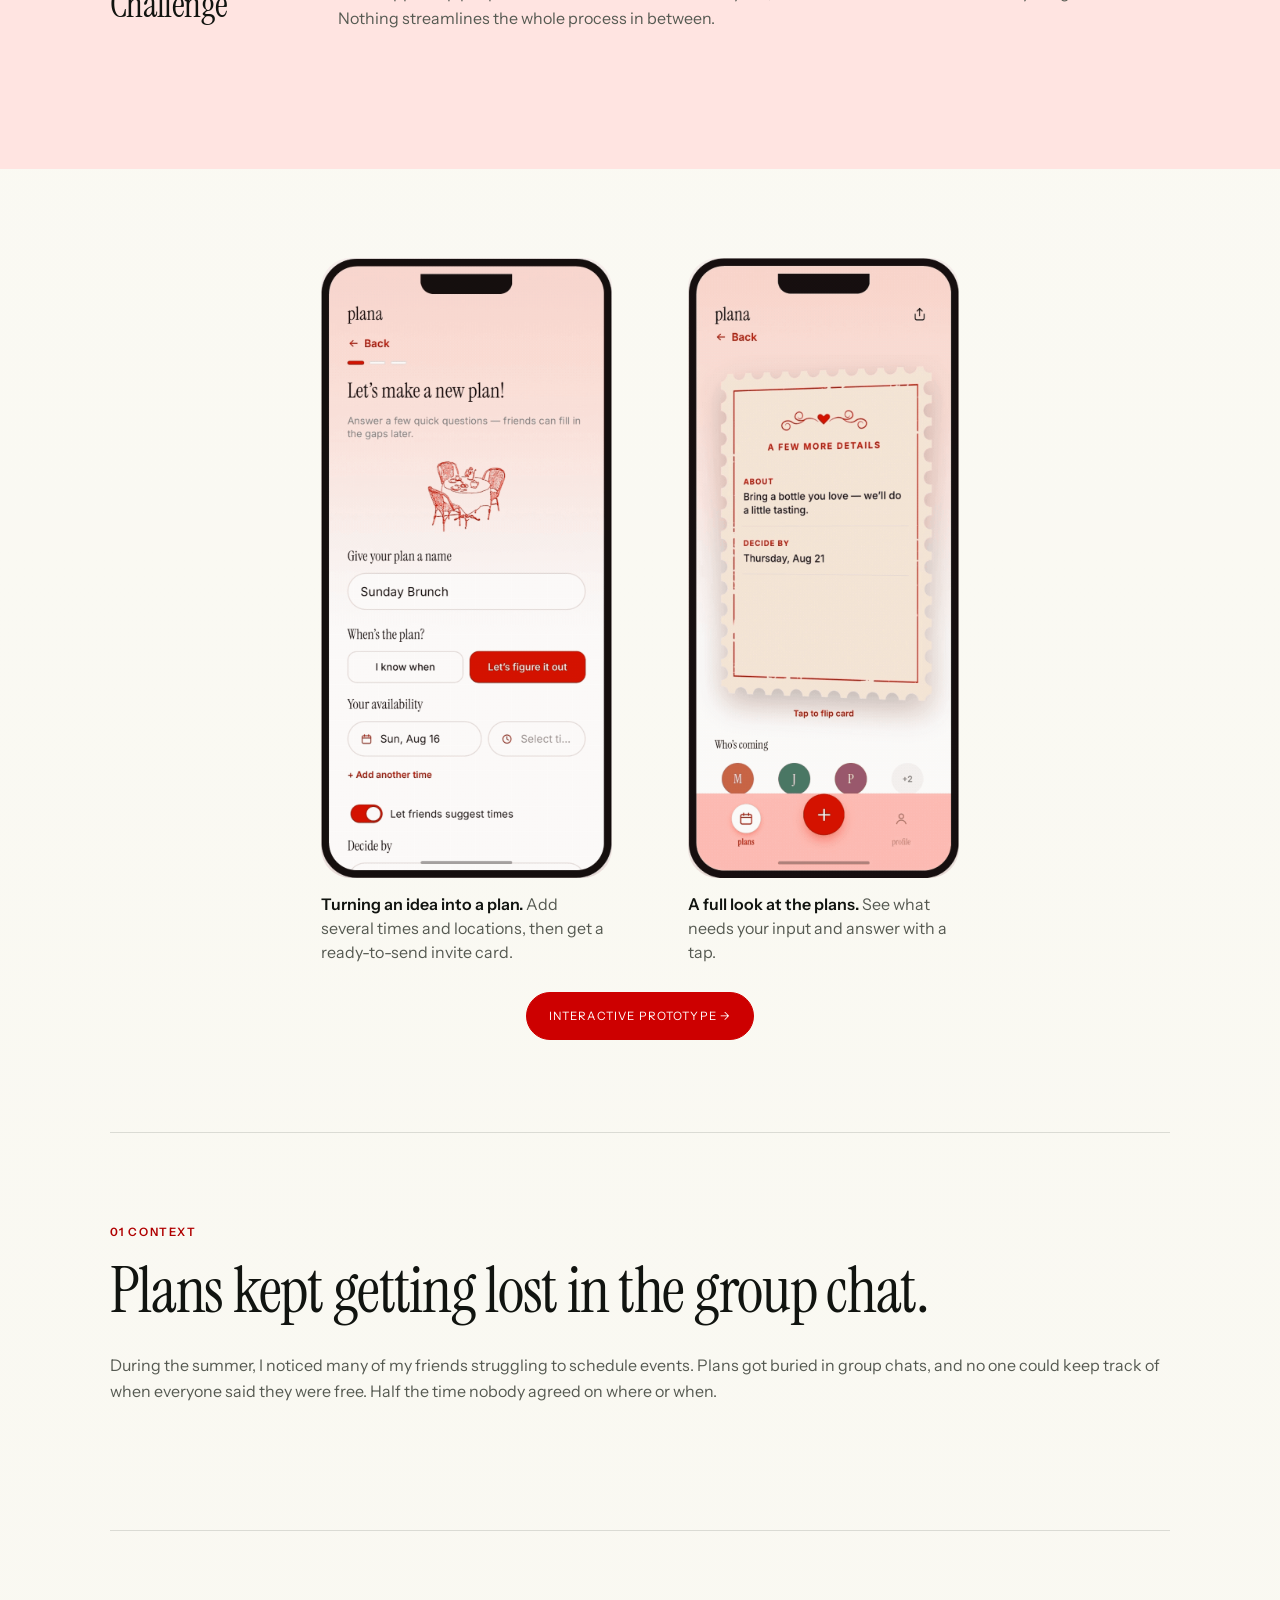
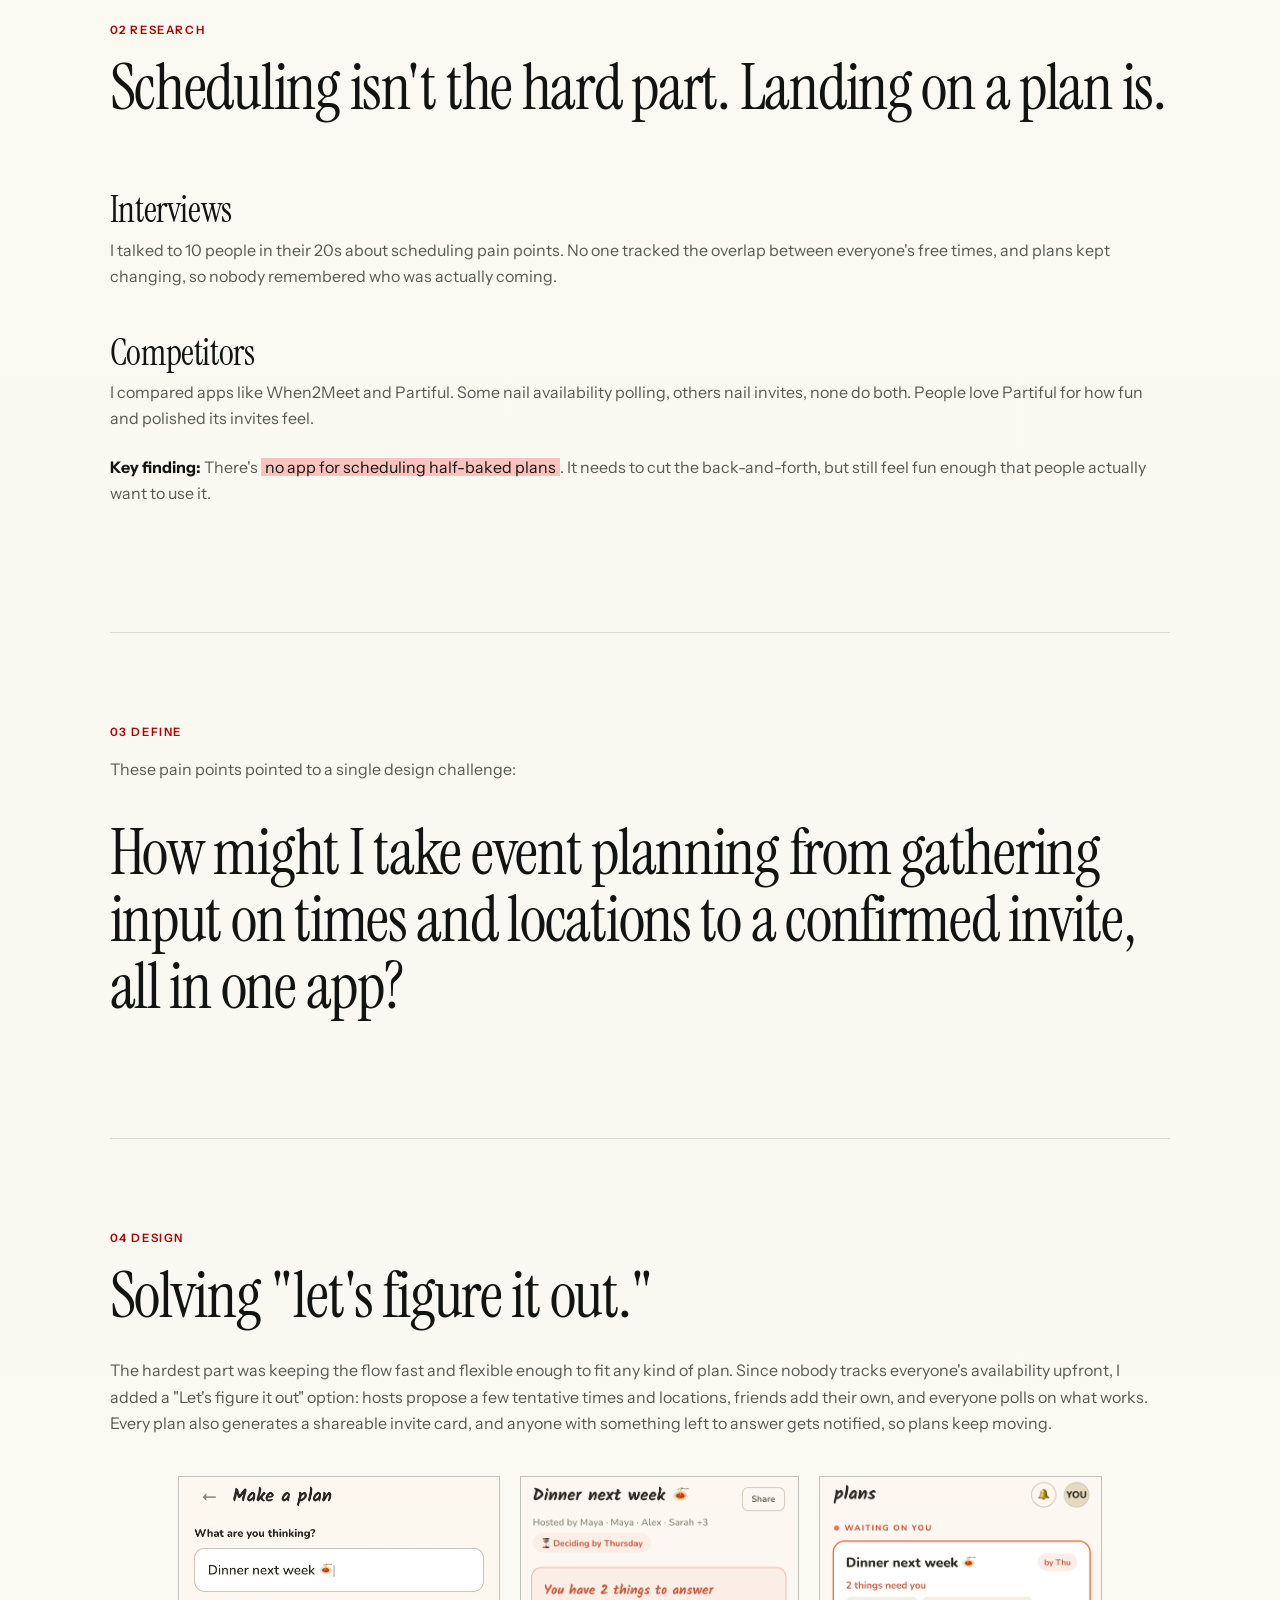
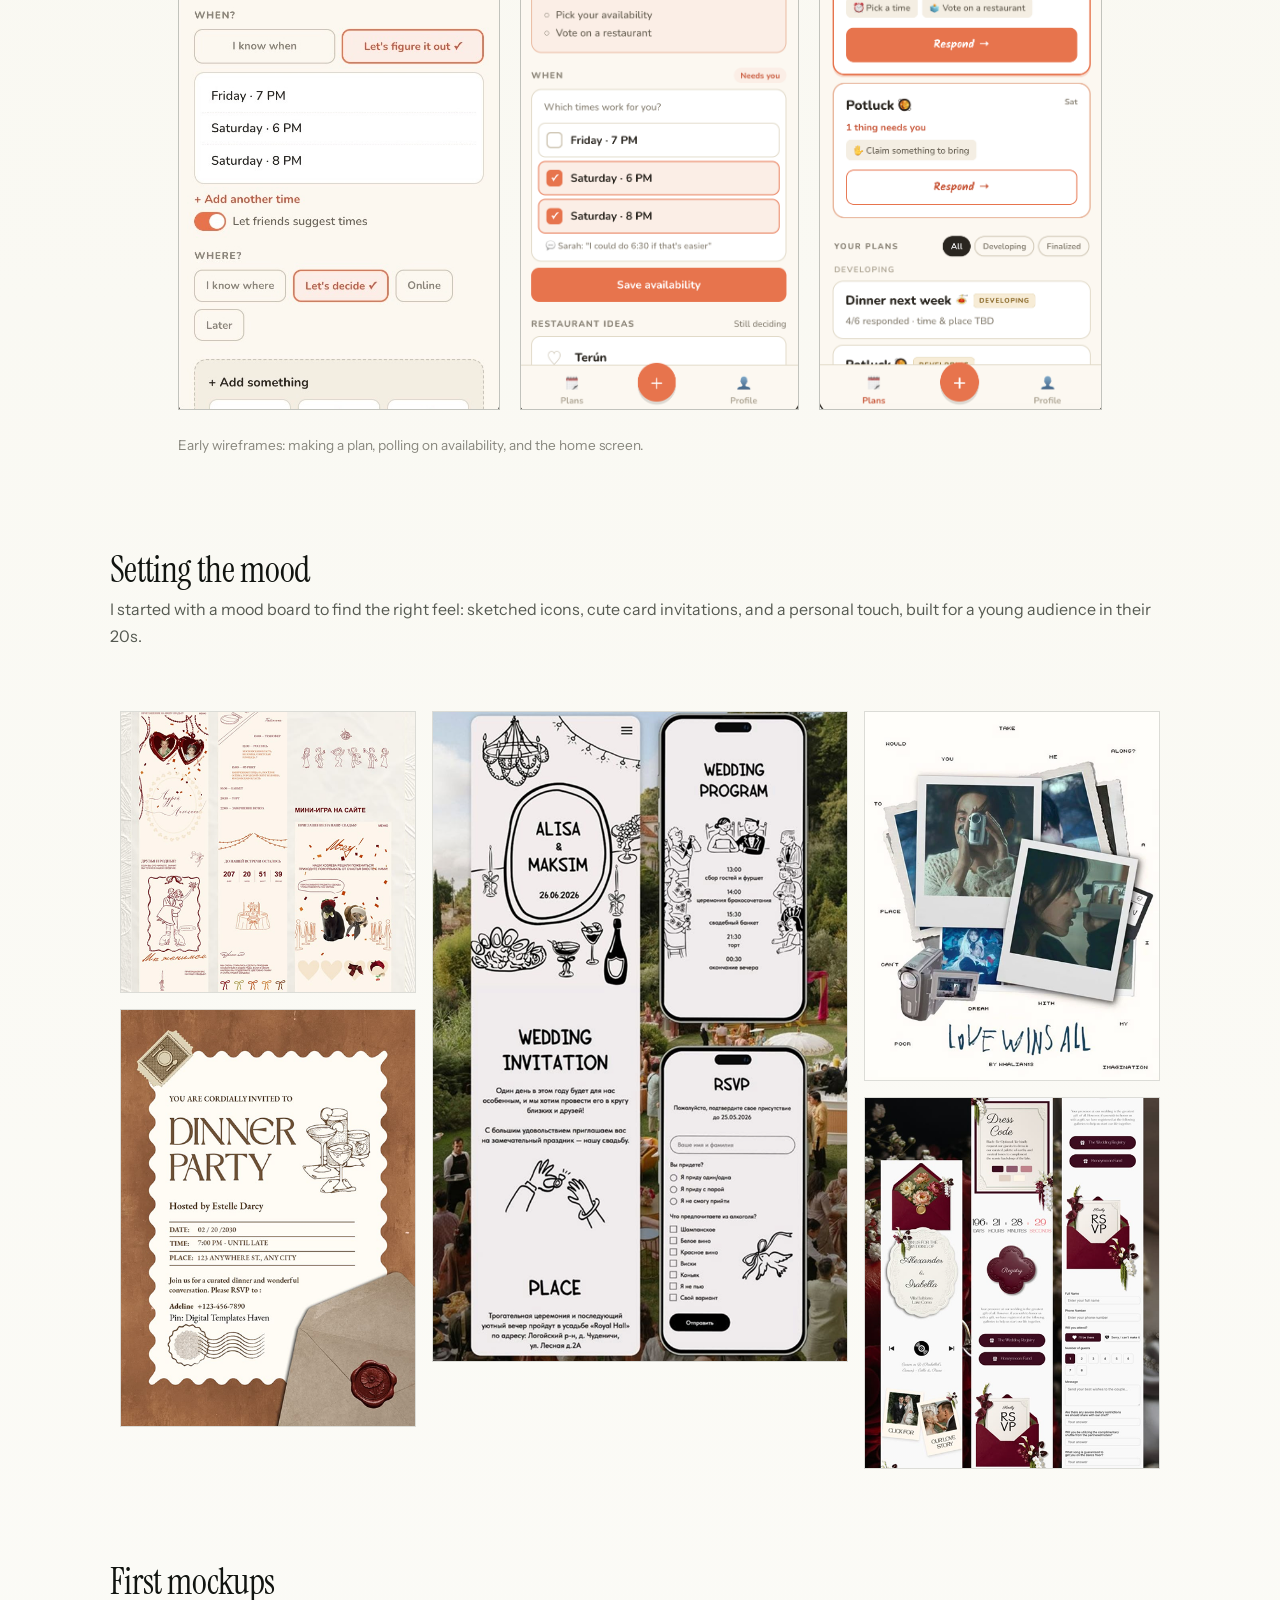
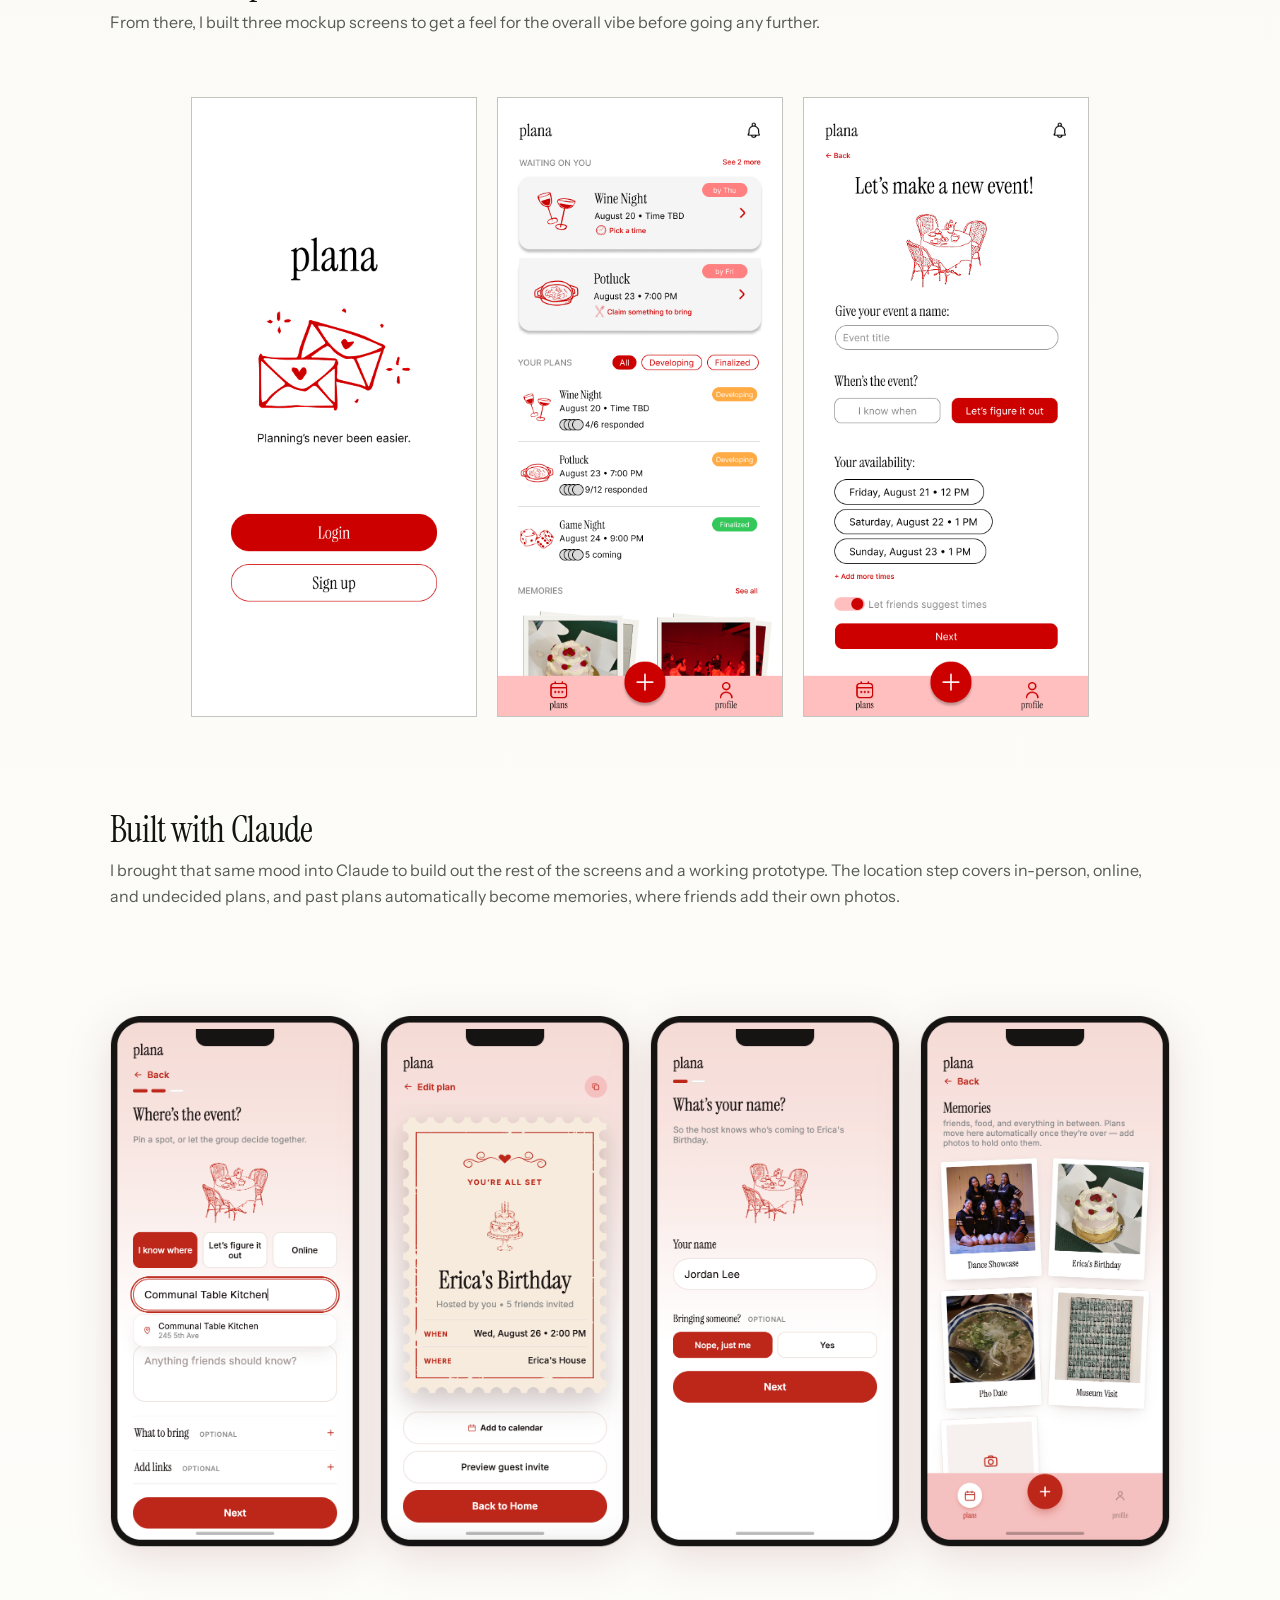
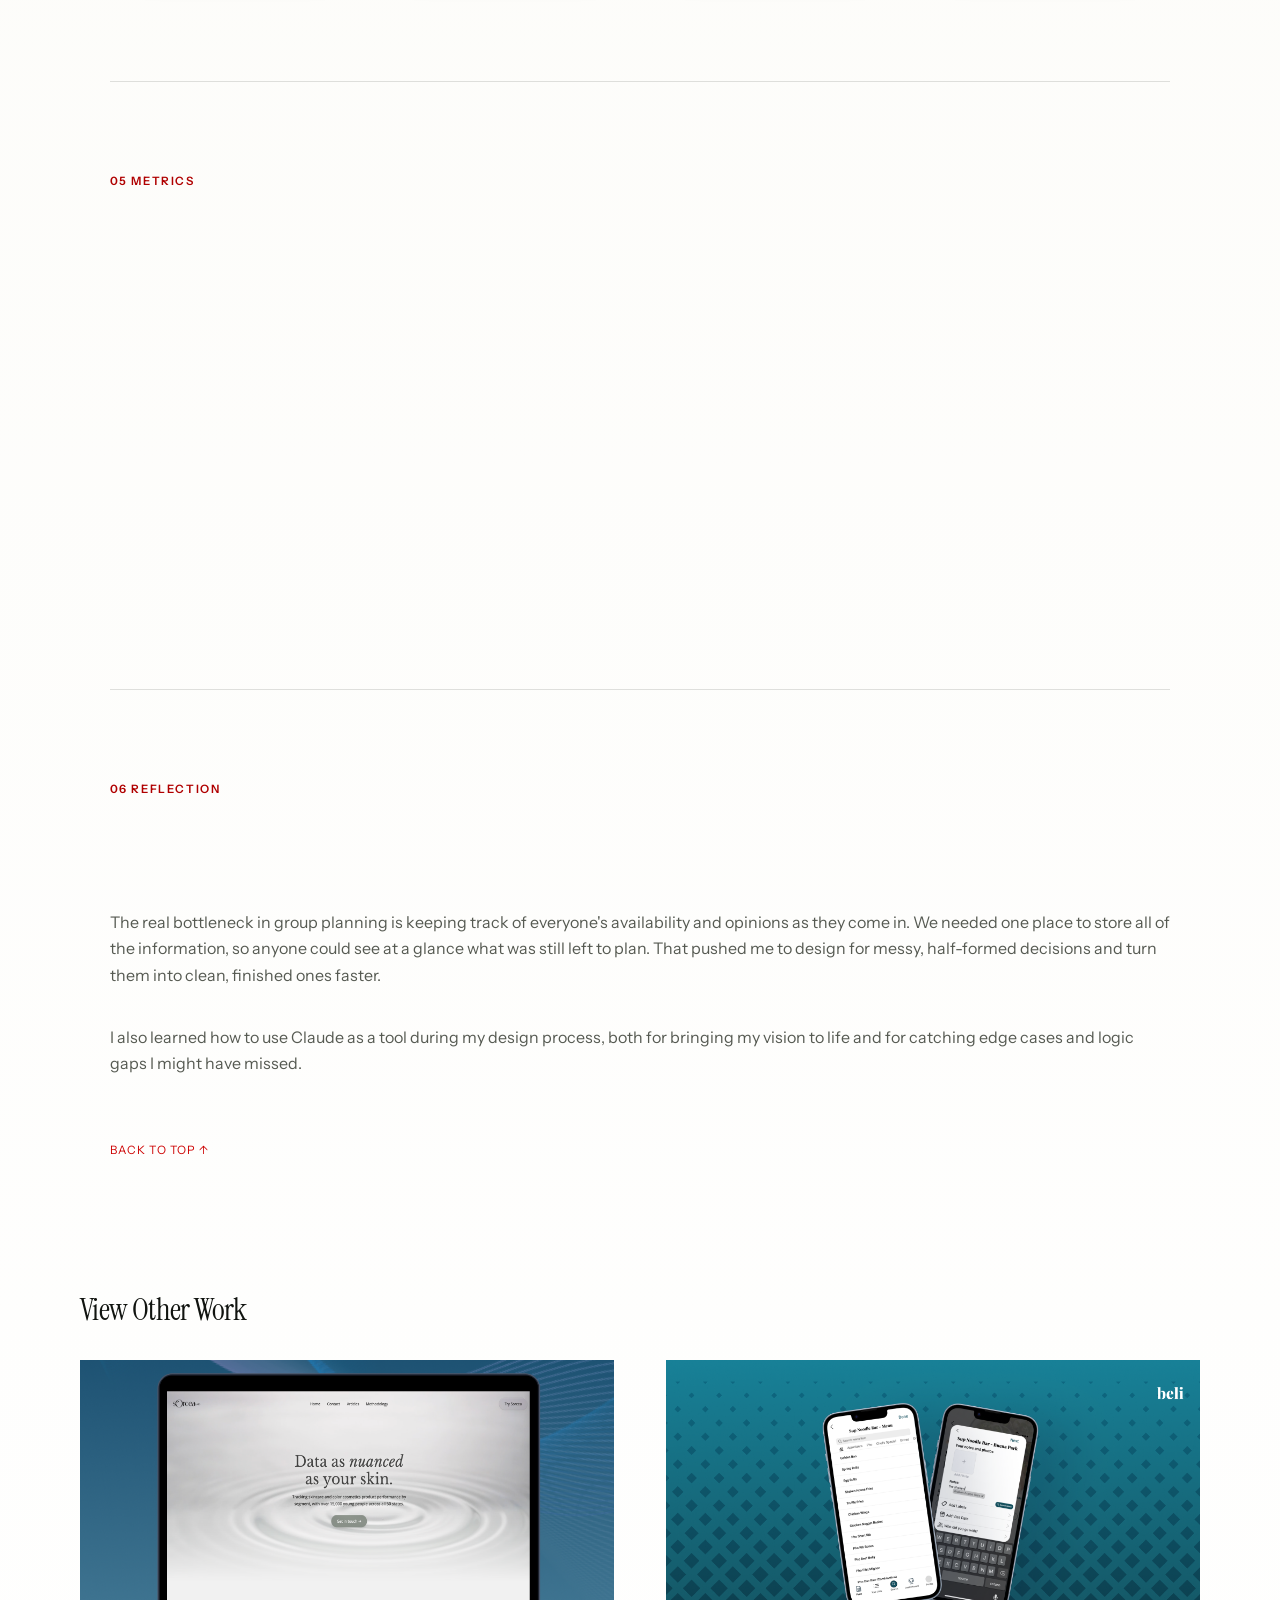
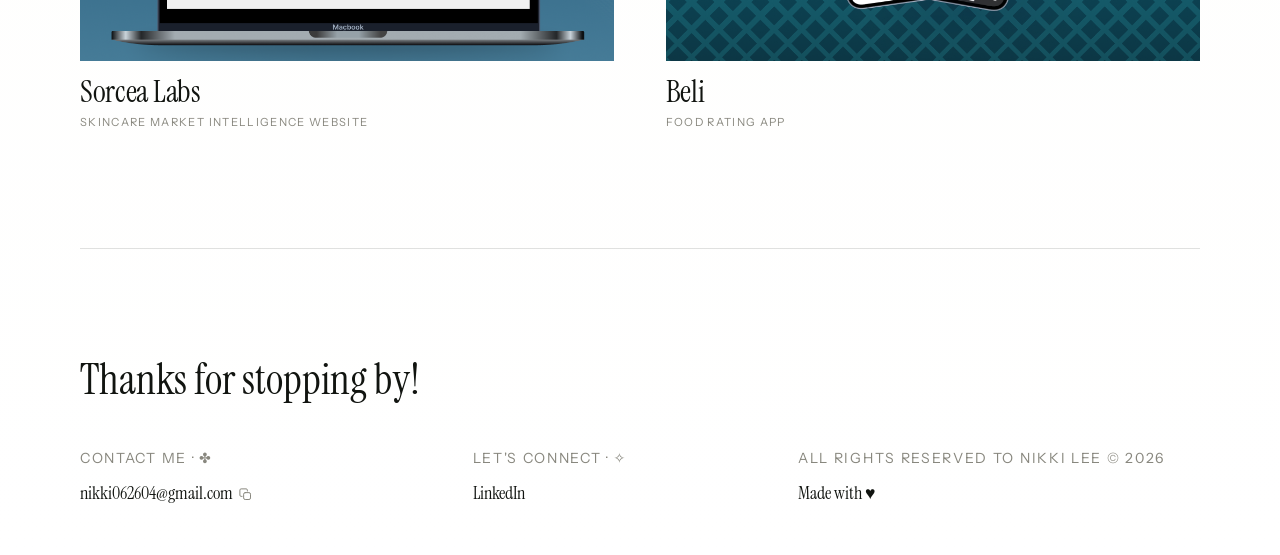
<file: plana/index.html>
<!doctype html>
<html lang="en">
  <head>
    <meta charset="utf-8" />
    <meta name="viewport" content="width=device-width, initial-scale=1" />
    <title>Plana — Nikki Lee</title>
    <meta
      name="description"
      content="Plana case study by Nikki Lee, UI/UX Designer."
    />
    <meta name="theme-color" content="#f7f2df" />
    <link rel="icon" href="../assets/favicon.svg" type="image/svg+xml" />
    <link rel="stylesheet" href="../styles.css" />
    <script defer src="../script.js"></script>
  </head>
  <body class="case-page plana-page">
    <a class="skip-link" href="#main">Skip to content</a>
    <div class="grain" aria-hidden="true"></div>
    <div class="cursor-glow" aria-hidden="true"></div>

    <header class="site-header" data-header>
      <nav class="nav shell" aria-label="Main navigation">
        <a class="brand" href="/" aria-label="Nikki Lee home">Nikki Lee</a>
        <button
          class="nav-toggle"
          type="button"
          aria-expanded="false"
          aria-controls="site-menu"
          data-nav-toggle
        >
          <span class="nav-toggle-line" aria-hidden="true"></span>
          <span class="sr-only">Open menu</span>
        </button>
        <div class="nav-pill" id="site-menu" data-nav-menu>
          <a href="/">Home</a>
          <a href="../play/">Play</a>
          <a href="../about/">About</a>
        </div>
      </nav>
    </header>

    <main id="main">
      <!-- ── HERO ── -->
      <section class="plana-hero" id="top" aria-label="Plana app preview">
        <div class="plana-hero-devices">
          <img
            class="device device-a"
            src="../assets/plana/phone-invite.png"
            alt="Plana invite card for Sunday Brunch with the message You're all set"
          />
          <img
            class="device device-b"
            src="../assets/plana/phone-home.png"
            alt="Plana home screen with Waiting on you and Your plans"
          />
        </div>
      </section>

      <!-- ── OVERVIEW ── -->
      <section
        class="sc-section sc-overview"
        id="overview"
        aria-labelledby="case-title"
      >
        <div class="shell">
          <p class="sc-kicker">Overview</p>
          <h1 id="case-title" class="sc-title">Plana</h1>
          <p class="sc-desc">
            An event planning app that takes a plan from a loose idea to a
            confirmed invite.
          </p>
          <dl class="sc-meta" data-reveal>
            <div>
              <dt>Role</dt>
              <dd>UI/UX Designer</dd>
            </div>
            <div>
              <dt>Team</dt>
              <dd>Solo</dd>
            </div>
            <div>
              <dt>Timeline</dt>
              <dd>Jul - Aug 2026</dd>
            </div>
            <div>
              <dt>Tools</dt>
              <dd>Figma, Claude, Canva</dd>
            </div>
          </dl>
          <dl class="sc-meta sc-meta-drove" data-reveal>
            <div>
              <dt>What I drove</dt>
              <dd>
                Research, user interviews, design, prototyping, AI-assisted
                development
              </dd>
            </div>
          </dl>
          <dl class="sc-rows" data-reveal>
            <div>
              <dt>Product</dt>
              <dd>
                Plana is a mobile app that helps friends actually lock in plans.
                It polls everyone on times and locations, organizes who is
                bringing what, and sends out shareable invites, replacing the
                scattered group chat with one flow.
              </dd>
            </div>
            <div>
              <dt>Challenge</dt>
              <dd>
                Some apps help people find a time that works for everyone, and
                others send invites once everything is decided. Nothing
                streamlines the whole process in between.
              </dd>
            </div>
          </dl>
        </div>
      </section>

      <!-- ── PROTOTYPE PREVIEW ── -->
      <section
        class="sc-preview plana-preview"
        aria-label="The prototype in action"
      >
        <div class="shell">
          <div class="plana-gifs">
            <figure data-reveal>
              <img
                src="../assets/plana/create-plan-multiple-times.gif"
                alt="Creating a plan in Plana, choosing Let's figure it out, and adding multiple time options"
                style="aspect-ratio: 744 / 1586"
              />
              <figcaption>
                <strong>Turning an idea into a plan.</strong> Add several times
                and locations, then get a ready-to-send invite card.
              </figcaption>
            </figure>
            <figure data-reveal>
              <img
                src="../assets/plana/home-waiting-on-you-poll.gif"
                alt="Opening a plan from Waiting on You on the Plana home screen and completing the poll"
                style="aspect-ratio: 692 / 1584"
                loading="lazy"
              />
              <figcaption>
                <strong>A full look at the plans.</strong> See what needs your
                input and answer with a tap.
              </figcaption>
            </figure>
          </div>
          <a
            class="button prototype-button sc-proto"
            href="https://nikkilee26.github.io/plana-demo/"
            target="_blank"
            rel="noreferrer"
            >Interactive prototype →</a
          >
        </div>
      </section>

      <nav class="sc-rail" id="sc-rail" aria-label="Jump to section">
        <ol>
          <li>
            <a href="#context" data-sec="context"
              ><span class="num">01</span><span class="lbl">Context</span></a
            >
          </li>
          <li>
            <a href="#research" data-sec="research"
              ><span class="num">02</span><span class="lbl">Research</span></a
            >
          </li>
          <li>
            <a href="#define" data-sec="define"
              ><span class="num">03</span><span class="lbl">Define</span></a
            >
          </li>
          <li>
            <a href="#design" data-sec="design"
              ><span class="num">04</span><span class="lbl">Design</span></a
            >
          </li>
          <li>
            <a href="#metrics" data-sec="metrics"
              ><span class="num">05</span><span class="lbl">Metrics</span></a
            >
          </li>
          <li>
            <a href="#reflection" data-sec="reflection"
              ><span class="num">06</span><span class="lbl">Reflection</span></a
            >
          </li>
        </ol>
      </nav>

      <!-- ── CONTEXT ── -->
      <section class="sc-section" id="context" aria-labelledby="context-title">
        <div class="shell">
          <p class="sc-kicker">01 Context</p>
          <h2 id="context-title" data-reveal>
            Plans kept getting lost in the group chat.
          </h2>
          <p class="sc-text" data-reveal>
            During the summer, I noticed many of my friends struggling to
            schedule events. Plans got buried in group chats, and no one could
            keep track of when everyone said they were free. Half the time
            nobody agreed on where or when.
          </p>
        </div>
      </section>

      <!-- ── RESEARCH ── -->
      <section
        class="sc-section"
        id="research"
        aria-labelledby="research-title"
      >
        <div class="shell">
          <p class="sc-kicker">02 Research</p>
          <h2 id="research-title" data-reveal>
            Scheduling isn't the hard part. Landing on a plan is.
          </h2>

          <dl class="sc-rows" data-reveal>
            <div>
              <dt>Interviews</dt>
              <dd>
                I talked to 10 people in their 20s about scheduling pain points.
                No one tracked the overlap between everyone's free times, and
                plans kept changing, so nobody remembered who was actually
                coming.
              </dd>
            </div>
            <div>
              <dt>Competitors</dt>
              <dd>
                I compared apps like When2Meet and Partiful. Some nail
                availability polling, others nail invites, none do both. People
                love Partiful for how fun and polished its invites feel.
              </dd>
            </div>
          </dl>
          <p class="sc-text sc-insight" data-reveal>
            <strong>Key finding:</strong> There's
            <mark class="sc-hl">no app for scheduling half-baked plans</mark>.
            It needs to cut the back-and-forth, but still feel fun enough that
            people actually want to use it.
          </p>
        </div>
      </section>

      <!-- ── DEFINE ── -->
      <section class="sc-section" id="define" aria-labelledby="define-title">
        <div class="shell">
          <p class="sc-kicker">03 Define</p>
          <p class="sc-text" data-reveal>
            These pain points pointed to a single design challenge:
          </p>
          <h2 id="define-title" class="sc-hmw" data-reveal>
            How might I take event planning from gathering input on times and
            locations to a confirmed invite, all in one app?
          </h2>
        </div>
      </section>

      <!-- ── DESIGN ── -->
      <section class="sc-section" id="design" aria-labelledby="design-title">
        <div class="shell">
          <p class="sc-kicker">04 Design</p>
          <h2 id="design-title" data-reveal>Solving "let's figure it out."</h2>
          <p class="sc-text" data-reveal>
            The hardest part was keeping the flow fast and flexible enough to
            fit any kind of plan. Since nobody tracks everyone's availability
            upfront, I added a "Let's figure it out" option: hosts propose a few
            tentative times and locations, friends add their own, and everyone
            polls on what works. Every plan also generates a shareable invite
            card, and anyone with something left to answer gets notified, so
            plans keep moving.
          </p>
          <figure
            class="plana-shots plana-shots-3 plana-bordered plana-wireframes"
            data-reveal
          >
            <img
              src="../assets/plana/design-wireframe-create.png"
              alt="Wireframe of the Make a Plan screen with tentative time options"
              loading="lazy"
            /><img
              src="../assets/plana/design-wireframe-poll.png"
              alt="Wireframe of a guest polling on availability with a notification of what is left to answer"
              loading="lazy"
            /><img
              src="../assets/plana/design-wireframe-home.png"
              alt="Wireframe of the home screen showing plans that need a response, with Respond buttons"
              loading="lazy"
            />
            <figcaption>
              Early wireframes: making a plan, polling on availability, and the
              home screen.
            </figcaption>
          </figure>

          <dl class="sc-rows plana-step" data-reveal>
            <div>
              <dt>Setting the mood</dt>
              <dd>
                I started with a mood board to find the right feel: sketched
                icons, cute card invitations, and a personal touch, built for a
                young audience in their 20s.
              </dd>
            </div>
          </dl>
          <figure class="plana-mood" data-reveal>
            <div class="mood-mid">
              <img
                src="../assets/plana/ideation-moodboard-4.png"
                alt="Mood board reference: a black and white invite with hand-drawn illustration"
                loading="lazy"
              />
            </div>
            <div class="mood-left">
              <img
                src="../assets/plana/ideation-moodboard-5.png"
                alt="Mood board reference: a vintage dinner party invite with a wax seal"
                loading="lazy"
              /><img
                src="../assets/plana/ideation-moodboard-3.png"
                alt="Mood board reference: a playful illustrated site with a countdown and mini-game"
                loading="lazy"
              />
            </div>
            <div class="mood-right">
              <img
                src="../assets/plana/ideation-moodboard-1.png"
                alt="Mood board reference: polaroid photo collage with a handwritten, personal feel"
                loading="lazy"
              /><img
                src="../assets/plana/ideation-moodboard-2.png"
                alt="Mood board reference: a formal card invite with a wax-seal envelope motif"
                loading="lazy"
              />
            </div>
          </figure>

          <dl class="sc-rows plana-step" data-reveal>
            <div>
              <dt>First mockups</dt>
              <dd>
                From there, I built three mockup screens to get a feel for the
                overall vibe before going any further.
              </dd>
            </div>
          </dl>
          <figure
            class="plana-shots plana-shots-3 plana-phones plana-bordered"
            data-reveal
          >
            <img
              src="../assets/plana/design-mockup-login.png"
              alt="Early mockup of the login screen"
              loading="lazy"
            /><img
              src="../assets/plana/design-mockup-home.png"
              alt="Early mockup of the home screen"
              loading="lazy"
            /><img
              src="../assets/plana/design-mockup-create.png"
              alt="Early mockup of the create event screen"
              loading="lazy"
            />
          </figure>

          <dl class="sc-rows plana-step" data-reveal>
            <div>
              <dt>Built with Claude</dt>
              <dd>
                I brought that same mood into Claude to build out the rest of
                the screens and a working prototype. The location step covers
                in-person, online, and undecided plans, and past plans
                automatically become memories, where friends add their own
                photos.
              </dd>
            </div>
          </dl>
          <figure class="plana-shots plana-shots-4 plana-phones" data-reveal>
            <img
              src="../assets/plana/ideation-final-location.png"
              alt="Final location screen with search, online option, what to bring, and add links"
              loading="lazy"
            /><img
              src="../assets/plana/ideation-final-invite.png"
              alt="Final invite card for a birthday plan"
              loading="lazy"
            /><img
              src="../assets/plana/ideation-final-guestname.png"
              alt="Final guest name screen"
              loading="lazy"
            /><img
              src="../assets/plana/ideation-final-memories.png"
              alt="Final Memories screen with a photo grid"
              loading="lazy"
            />
          </figure>
        </div>
      </section>

      <!-- ── METRICS ── -->
      <section class="sc-section" id="metrics" aria-labelledby="metrics-title">
        <div class="shell">
          <p class="sc-kicker">05 Metrics</p>
          <h2 id="metrics-title" data-reveal>What I'd measure.</h2>
          <p class="sc-text" data-reveal>
            If I shipped this, these are the numbers I'd watch to know Plana is
            solving the problem, not just getting downloads.
          </p>
          <ol class="plana-metrics" data-reveal>
            <li>
              <span class="pn" aria-hidden="true">01</span>
              <div>
                <strong>Events finalized</strong
                ><span
                  >How often and quickly a loose idea becomes a solidified
                  plan.</span
                >
              </div>
            </li>
            <li>
              <span class="pn" aria-hidden="true">02</span>
              <div>
                <strong>Creation completion</strong
                ><span
                  >Whether plan creation is smooth enough to finish in one
                  go.</span
                >
              </div>
            </li>
            <li>
              <span class="pn" aria-hidden="true">03</span>
              <div>
                <strong>Invite completion</strong
                ><span
                  >How much friction is left once a guest fills out the
                  form.</span
                >
              </div>
            </li>
            <li>
              <span class="pn" aria-hidden="true">04</span>
              <div>
                <strong>Events created</strong
                ><span
                  >Overall adoption, and whether people come back to plan
                  again.</span
                >
              </div>
            </li>
          </ol>
        </div>
      </section>

      <!-- ── REFLECTION ── -->
      <section
        class="sc-section"
        id="reflection"
        aria-labelledby="reflection-title"
      >
        <div class="shell">
          <p class="sc-kicker">06 Reflection</p>
          <h2 id="reflection-title" data-reveal>My takeaways.</h2>
          <p class="sc-text" data-reveal>
            The real bottleneck in group planning is keeping track of everyone's
            availability and opinions as they come in. We needed one place to
            store all of the information, so anyone could see at a glance what
            was still left to plan. That pushed me to design for messy,
            half-formed decisions and turn them into clean, finished ones
            faster.
          </p>
          <p class="sc-text" data-reveal>
            I also learned how to use Claude as a tool during my design process,
            both for bringing my vision to life and for catching edge cases and
            logic gaps I might have missed.
          </p>
          <a class="text-arrow back-top" href="#top">back to top ↑</a>
        </div>
      </section>

      <section
        class="case-section other-work"
        aria-labelledby="other-work-title"
      >
        <div class="shell">
          <h2 id="other-work-title">View Other Work</h2>
          <div class="other-work-grid">
            <a class="small-work-card" href="../sorcea-labs/" data-reveal>
              <div class="work-image">
                <img
                  src="../assets/portfolio/thumb-sorcea.png"
                  alt="Sorcea Labs case study"
                  loading="lazy"
                />
              </div>
              <h3>Sorcea Labs</h3>
              <p class="small-work-type">
                Skincare Market Intelligence Website
              </p>
            </a>
            <a class="small-work-card" href="../beli/" data-reveal>
              <div class="work-image">
                <img
                  src="../assets/portfolio/thumb-beli.png"
                  alt="Beli case study"
                  loading="lazy"
                />
              </div>
              <h3>Beli</h3>
              <p class="small-work-type">Food Rating App</p>
            </a>
          </div>
        </div>
      </section>
    </main>

    <footer class="footer shell" id="footer">
      <h2 class="footer-title">Thanks for stopping by!</h2>
      <div class="footer-columns">
        <div>
          <p>Contact me · ✤</p>
          <span class="contact-email">
            <a href="mailto:nikki062604@gmail.com">nikki062604@gmail.com</a>
            <button
              type="button"
              class="copy-email"
              data-copy-email="nikki062604@gmail.com"
              aria-label="Copy email address"
              title="Copy email address"
            >
              <svg
                viewBox="0 0 24 24"
                width="15"
                height="15"
                fill="none"
                stroke="currentColor"
                stroke-width="1.6"
                stroke-linecap="round"
                stroke-linejoin="round"
                aria-hidden="true"
              >
                <rect x="9" y="9" width="11" height="11" rx="2.5" />
                <path
                  d="M6.5 15H5a2 2 0 0 1-2-2V5a2 2 0 0 1 2-2h8a2 2 0 0 1 2 2v1.5"
                />
              </svg>
            </button>
          </span>
        </div>
        <div>
          <p>Let's connect · ✧</p>
          <a
            href="https://www.linkedin.com/in/nikkilee26/"
            target="_blank"
            rel="noreferrer"
            >LinkedIn</a
          >
        </div>
        <div>
          <p>All rights reserved to Nikki Lee © <span data-year></span></p>
          <strong>Made with ♥</strong>
        </div>
      </div>
    </footer>
    <script>
      (function () {
        var marks = document.querySelectorAll(".sc-hl");
        if (marks.length) {
          var reduce = window.matchMedia(
            "(prefers-reduced-motion: reduce)",
          ).matches;
          if (reduce || !("IntersectionObserver" in window)) {
            marks.forEach(function (m) {
              m.classList.add("is-on");
            });
          } else {
            var io = new IntersectionObserver(
              function (entries) {
                entries.forEach(function (e) {
                  if (e.isIntersecting) {
                    e.target.classList.add("is-on");
                    io.unobserve(e.target);
                  }
                });
              },
              { threshold: 0.9, rootMargin: "0px 0px -12% 0px" },
            );
            marks.forEach(function (m) {
              io.observe(m);
            });
          }
        }
        var rail = document.getElementById("sc-rail");
        if (!rail) return;
        var links = Array.prototype.slice.call(rail.querySelectorAll("a"));
        var secs = links.map(function (a) {
          return document.getElementById(a.dataset.sec);
        });
        function spy() {
          var probe = window.innerHeight * 0.4,
            idx = -1;
          secs.forEach(function (el, i) {
            if (el && el.getBoundingClientRect().top <= probe) idx = i;
          });
          links.forEach(function (a, i) {
            a.classList.toggle("is-active", i === idx);
          });
          rail.classList.toggle("is-on", idx >= 0);
        }
        window.addEventListener("scroll", spy, { passive: true });
        window.addEventListener("resize", spy);
        spy();
      })();
    </script>
  </body>
</html>
</file>
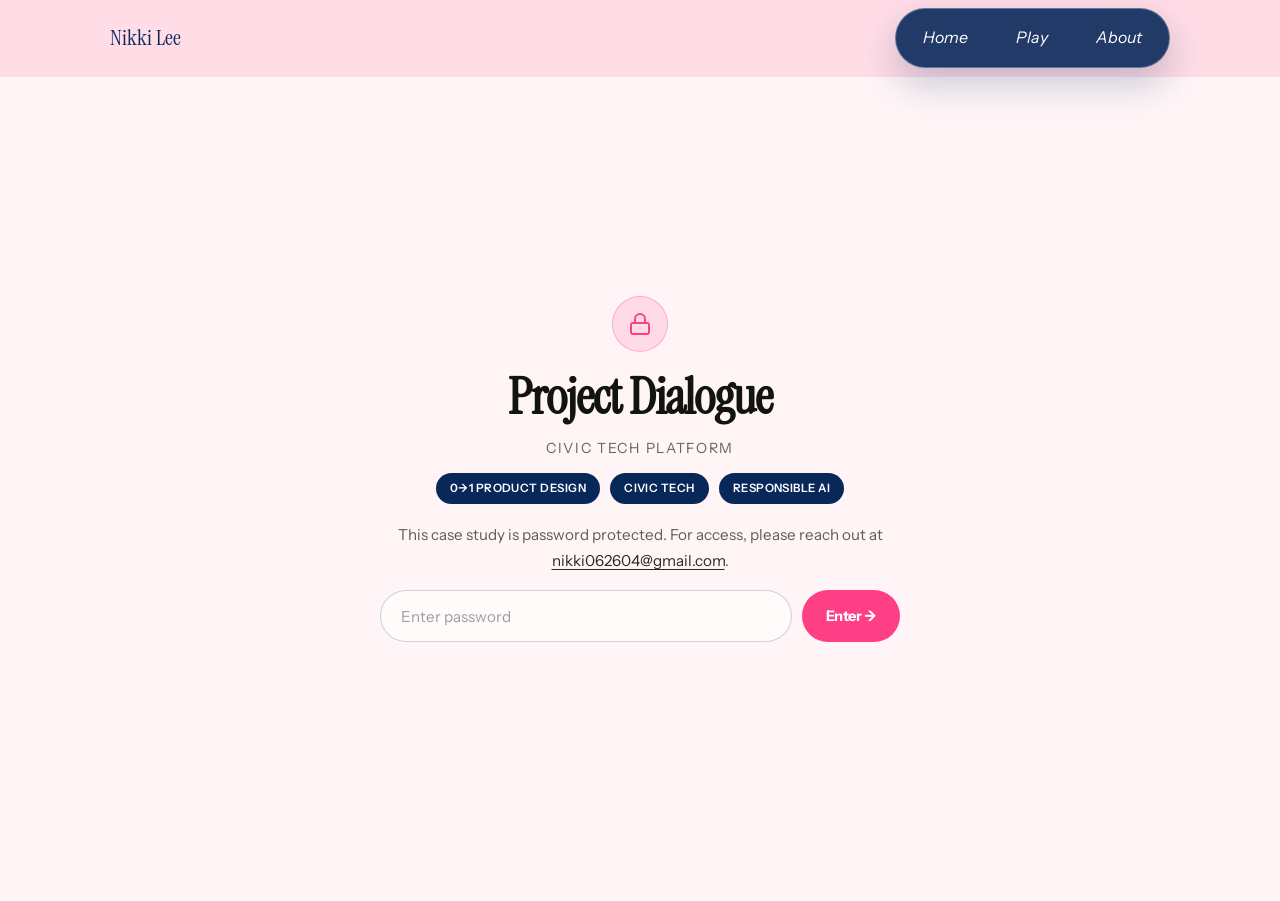
<file: project-dialogue/index.html>
<!doctype html>
<html lang="en">
  <head>
    <meta charset="utf-8" />
    <meta name="viewport" content="width=device-width, initial-scale=1" />
    <title>Project Dialogue — Nikki Lee</title>
    <meta
      name="description"
      content="Project Dialogue case study by Nikki Lee, UI/UX Designer."
    />
    <meta name="theme-color" content="#061f49" />
    <link rel="icon" href="../assets/favicon.svg" type="image/svg+xml" />
    <link rel="preconnect" href="https://fonts.googleapis.com" />
    <link rel="preconnect" href="https://fonts.gstatic.com" crossorigin />
    <link
      href="https://fonts.googleapis.com/css2?family=Crimson+Text:ital,wght@0,400;0,600;1,400&family=Jost:wght@400;500&display=swap"
      rel="stylesheet"
    />
    <link rel="stylesheet" href="../styles.css" />
    <script>
      if (sessionStorage.getItem("dialogue-auth") !== "1") {
        window.location.replace("gate/");
      }
    </script>
    <script defer src="../script.js"></script>
  </head>
  <body class="case-page dialogue-page">
    <a class="skip-link" href="#main">Skip to content</a>
    <div class="grain" aria-hidden="true"></div>
    <div class="cursor-glow" aria-hidden="true"></div>

    <header class="site-header dialogue-header" data-header>
      <nav class="nav shell" aria-label="Main navigation">
        <a class="brand" href="/" aria-label="Nikki Lee home">Nikki Lee</a>
        <button
          class="nav-toggle"
          type="button"
          aria-expanded="false"
          aria-controls="site-menu"
          data-nav-toggle
        >
          <span class="nav-toggle-line" aria-hidden="true"></span>
          <span class="sr-only">Open menu</span>
        </button>
        <div class="nav-pill" id="site-menu" data-nav-menu>
          <a href="/">Home</a>
          <a href="../play/">Play</a>
          <a href="../about/">About</a>
        </div>
      </nav>
    </header>

    <main id="main">
      <!-- ── HERO ── -->
      <section class="dlg-hero" id="top" aria-label="Project Dialogue preview">
        <div class="dlg-hero-inner">
          <img class="dlg-hero-laptop" src="../assets/dialogue/hero-laptop.png" alt="Project Dialogue AI practice conversation shown on a MacBook Pro" />
        </div>
      </section>

      <!-- ── OVERVIEW ── -->
      <section class="sc-section sc-overview" id="overview" aria-labelledby="case-title">
        <div class="shell">
          <p class="sc-kicker">Overview</p>
          <h1 id="case-title" class="sc-title">Project Dialogue</h1>
          <p class="sc-desc">
            An AI-enabled civic tech platform for constructive disagreement.
          </p>
          <dl class="sc-meta" data-reveal>
            <div><dt>Role</dt><dd>UI/UX Designer</dd></div>
            <div><dt>Team</dt><dd>Founder, 1 UI/UX Designer, 3 Engineers</dd></div>
            <div><dt>Timeline</dt><dd>Feb 2026 - present</dd></div>
            <div><dt>Tools</dt><dd>Figma, Claude Design</dd></div>
          </dl>
          <dl class="sc-meta sc-meta-drove" data-reveal>
            <div><dt>What I drove</dt><dd>Product strategy, onboarding redesign, AI interaction design, brand identity</dd></div>
          </dl>
          <dl class="sc-rows" data-reveal>
            <div>
              <dt>Product</dt>
              <dd>
                Project Dialogue is an emerging civic-tech platform rethinking
                how digital systems shape connection in an age of polarization.
                I'm designing the AI suggestions that surface during live
                conversations, the live barometers that reflect how an exchange
                is going, and the user welfare controls that keep people in
                charge of their time and feed.
              </dd>
            </div>
            <div>
              <dt>Challenge</dt>
              <dd>
                Social platforms optimize for engagement over understanding, so
                users need to trust a fundamentally different interaction model
                built around constructive disagreement.
              </dd>
            </div>
          </dl>
        </div>
      </section>

      <!-- ── PREVIEW: WHAT'S FINAL ── -->
      <section class="sc-preview dlg-preview" aria-label="The finalized onboarding screen">
        <div class="shell">
          <div class="dlg-wip" data-reveal>
            <strong>This project is still in progress.</strong>
            Only the onboarding practice conversation is finalized so far.
            Everything else here is a wireframe or concept, and it will keep
            changing. Each image is labeled so you can tell which is which.
          </div>
          <figure class="dlg-shot dlg-wide" data-reveal>
            <img src="../assets/dialogue/onboarding-final-mockup.png" alt="Finalized AI practice conversation screen used during onboarding, showing the Curiosity and Collaborativeness meters, Shared Understanding, and a single embedded suggestion" loading="lazy" />
            <figcaption><span class="dlg-tag dlg-tag-finalized">Finalized</span> The AI practice conversation, the one screen that is finalized so far. It replaces the onboarding modules and matched conversations.</figcaption>
          </figure>
        </div>
      </section>

      <nav class="sc-rail" id="sc-rail" aria-label="Jump to section">
        <ol>
          <li><a href="#research" data-sec="research"><span class="num">01</span><span class="lbl">Research</span></a></li>
          <li><a href="#ideation" data-sec="ideation"><span class="num">02</span><span class="lbl">Ideation</span></a></li>
          <li><a href="#identity" data-sec="identity"><span class="num">03</span><span class="lbl">Visual Identity</span></a></li>
          <li><a href="#metrics" data-sec="metrics"><span class="num">04</span><span class="lbl">Metrics</span></a></li>
          <li><a href="#next-steps" data-sec="next-steps"><span class="num">05</span><span class="lbl">Next Steps</span></a></li>
          <li><a href="#reflection" data-sec="reflection"><span class="num">06</span><span class="lbl">Reflection</span></a></li>
        </ol>
      </nav>

      <!-- ── RESEARCH ── -->
      <section class="sc-section" id="research" aria-labelledby="research-title">
        <div class="shell">
          <p class="sc-kicker">01 Research</p>
          <h2 id="research-title" data-reveal>Let's talk competition.</h2>
          <div class="dlg-icons" data-reveal aria-label="Competitor apps">
            <img src="../assets/dialogue/tinder.webp" alt="Tinder icon" loading="lazy" />
            <img src="../assets/dialogue/facebook.webp" alt="Facebook icon" loading="lazy" />
            <img src="../assets/dialogue/instagram.webp" alt="Instagram icon" loading="lazy" />
            <img src="../assets/dialogue/tiktok.webp" alt="TikTok icon" loading="lazy" />
          </div>
          <p class="sc-text" data-reveal>
            I analyzed social media and match-making apps to find gaps in how
            platforms support cross-perspective connection.
          </p>
          <div class="dlg-cards" data-reveal>
            <div class="dlg-card"><h3>Common strengths</h3><ul><li>Strong content discovery</li><li>Personalized recommendations</li><li>Low-friction matching</li><li>Interest-based communities</li><li>High engagement</li></ul></div>
            <div class="dlg-card"><h3>Common weaknesses</h3><ul><li>Echo chambers</li><li>Outrage-driven engagement</li><li>No exposure to differing perspectives</li><li>No tools for productive dialogue</li></ul></div>
            <div class="dlg-card"><h3>Matching process</h3><ul><li>Optimizes for shared interests and retention</li><li>No support for navigating disagreement</li></ul></div>
          </div>
          <dl class="sc-rows plana-step" data-reveal>
            <div>
              <dt>How people engage right now</dt>
              <dd>Pew Research shows how much of today's social media is built around similarity and friction.</dd>
            </div>
          </dl>
          <div class="beli-stats dlg-stats" data-reveal>
            <div>
              <p class="beli-label">Pew Research Center, 2024</p>
              <p class="beli-figure">53%</p>
              <p>of Facebook content comes from like-minded sources.</p>
            </div>
            <div>
              <p class="beli-label">Pew Research Center, 2024</p>
              <p class="beli-figure">41%</p>
              <p>of U.S. adults have personally experienced online harassment.</p>
            </div>
            <div>
              <p class="beli-label">Pew Research Center, 2016</p>
              <p class="beli-figure">53%</p>
              <p>say political discussions online are less respectful than in-person.</p>
            </div>
          </div>
          <p class="sc-text sc-insight" data-reveal>
            <strong>Key finding:</strong> The deeper problem was <mark class="sc-hl">interaction design</mark>. Existing apps reward attention, reactions, and similarity, but have no support for thoughtful exchange and disagreement.
          </p>
        </div>
      </section>

      <!-- ── IDEATION ── -->
      <section class="sc-section" id="ideation" aria-labelledby="ideation-title">
        <div class="shell">
          <p class="sc-kicker">02 Ideation</p>
          <h2 id="ideation-title" data-reveal>Where ideas met real constraints.</h2>
          <p class="sc-text" data-reveal>
            Before joining, users went through four onboarding stages to learn
            how the platform handles disagreement: an intro form, a 40+ question
            survey, five learning modules, and three practice conversations with
            other users that they had to be matched into and de-escalate to pass.
            That could stall onboarding for days.
          </p>
          <p class="sc-text" data-reveal>The design question:</p>
          <h2 class="sc-hmw" data-reveal>
            How might we introduce users to a completely new conversation
            platform and its unique interaction model without overwhelming them
            with lengthy explanations?
          </h2>

          <dl class="sc-rows plana-step" data-reveal>
            <div>
              <dt>Practice-first onboarding</dt>
              <dd>I replaced the modules and matched conversations with one AI practice conversation. It gives users an early, practical feel for constructive dialogue and their own communication style, without the study or the wait for a match.</dd>
            </div>
          </dl>
          <p class="dlg-flow" data-reveal aria-label="Onboarding flow"><span>Intro form</span><i aria-hidden="true">→</i><span>20-question survey</span><i aria-hidden="true">→</i><span>AI practice conversation</span></p>

          <dl class="sc-rows plana-step" data-reveal>
            <div>
              <dt>Balancing business goals with user needs</dt>
              <dd>The practice conversation had to do the work of two original steps, the modules and the guided conversations with other users. The founder wanted Disagreeableness and Difference metrics with a side panel of up to three suggestions at once. I reframed those into Curiosity and Collaborativeness metrics with a single suggestion, so the screen encourages positive behavior instead of deepening division.</dd>
            </div>
          </dl>
          <div class="dlg-stack" data-reveal>
            <figure class="dlg-shot " data-reveal>
            <img src="../assets/dialogue/founder-direction-annotated.png" alt="Wireframe of the founder direction showing Disagreeableness and Difference barometers and a side panel of up to three AI-suggested prompts at once" loading="lazy" />
            <figcaption><span class="dlg-tag dlg-tag-wireframe">Wireframe</span> Founder's direction: two barometers and up to three suggestions.</figcaption>
          </figure>
            <figure class="dlg-shot " data-reveal>
            <img src="../assets/dialogue/onboarding-final-mockup.png" alt="Final redesigned practice screen with Curiosity and Collaborativeness meters in the sidebar, Shared Understanding and Emotional Tension below the chat, and a single embedded suggestion" loading="lazy" />
            <figcaption><span class="dlg-tag dlg-tag-finalized">Finalized</span> My redesign: Curiosity and Collaborativeness with one suggestion.</figcaption>
          </figure>
          </div>

          <dl class="sc-rows plana-step" data-reveal>
            <div>
              <dt>The main platform</dt>
              <dd>Once users finish onboarding, they enter the main platform. Three features work together to keep conversations safe, healthy, and meaningful. This part is still a concept.</dd>
            </div>
          </dl>
          <div class="dlg-cards" data-reveal>
            <div class="dlg-card"><h3>Curiosity & Collaborativeness meters</h3><p>Update in real time to reflect how open and collaborative you've been.</p></div>
            <div class="dlg-card"><h3>User wellness controls</h3><p>Track time on platform and flag unhealthy engagement.</p></div>
            <div class="dlg-card"><h3>Match of the day</h3><p>Pairs users based on difference, not similarity, that other algorithms would've missed.</p></div>
          </div>
          <figure class="dlg-shot dlg-wide" data-reveal>
            <img src="../assets/dialogue/platform-home-annotated.png" alt="Wireframe of the main platform home screen showing performance stats, live Curiosity and Collaborativeness meters, wellness controls, and the Match of the Day card" loading="lazy" />
            <figcaption><span class="dlg-tag dlg-tag-concept">Concept</span> The main platform home screen, before testing.</figcaption>
          </figure>

          <dl class="sc-rows plana-step" data-reveal>
            <div>
              <dt>Feedback from real people</dt>
              <dd>After creating initial designs for the onboarding and main platform, we showed them to people. We conducted 40 street interviews and met with two expert advisors, and their feedback changed our direction going into the next design pass.</dd>
            </div>
          </dl>
          <div class="dlg-cards dlg-two" data-reveal>
            <div class="dlg-card"><h3>People wanted positive content, not just disagreement</h3><p>Added curated, constructive news with a discussion prompt, plus feed controls so people can tune how much of each type of content they see.</p></div>
            <div class="dlg-card"><h3>People wanted different ways to ease into a conversation</h3><p>Split into two modes: a public forum and private 1:1s.</p></div>
          </div>

          <dl class="sc-rows plana-step" data-reveal>
            <div>
              <dt>Current direction</dt>
              <dd>The main platform now splits into two modes: Post Mode, a public forum with curated news prompts, and Match Mode, private one-on-one conversations. Both are still wireframes.</dd>
            </div>
          </dl>
          <div class="dlg-stack" data-reveal>
            <figure class="dlg-shot " data-reveal>
            <img src="../assets/dialogue/post-mode-wireframe.png" alt="Wireframe of Post Mode, a public forum home screen with Food for Thought news prompts, community posts, and match suggestions" loading="lazy" />
            <figcaption><span class="dlg-tag dlg-tag-wireframe">Wireframe</span> Post Mode, in progress.</figcaption>
          </figure>
            <figure class="dlg-shot " data-reveal>
            <img src="../assets/dialogue/match-mode-wireframe.png" alt="Wireframe of Match Mode, showing a recent one-on-one conversation recap and suggested matches for private conversations" loading="lazy" />
            <figcaption><span class="dlg-tag dlg-tag-wireframe">Wireframe</span> Match Mode, in progress.</figcaption>
          </figure>
          </div>
        </div>
      </section>

      <!-- ── VISUAL IDENTITY ── -->
      <section class="sc-section" id="identity" aria-labelledby="identity-title">
        <div class="shell">
          <p class="sc-kicker">03 Visual Identity</p>
          <h2 id="identity-title" data-reveal>Bold, but timeless.</h2>
          <p class="sc-text" data-reveal>
            Bold and unforgettable, but also timeless and chic. Every
            typographic and color decision was made to preserve that balance.
          </p>
          <div class="dlg-type" data-reveal>
            <div>
              <p class="dlg-type-sample crimson">The Dialogue<br />Begins Here.</p>
              <p class="dlg-type-name"><strong>Crimson Text</strong> · Headlines &amp; display</p>
              <p class="dlg-type-note">Editorial, timeless authority: headlines that feel like a broadsheet, not an app.</p>
            </div>
            <div>
              <p class="dlg-type-sample jost">Start a conversation.<br />Share a perspective.<br />Change your mind.</p>
              <p class="dlg-type-name"><strong>Jost</strong> · Body &amp; UI text</p>
              <p class="dlg-type-note">Clean and modern, balancing Crimson's formality without feeling cold.</p>
            </div>
          </div>
          <div class="dlg-swatches" data-reveal>
            <div><span style="background:#fe1443"></span><strong>#FE1443</strong>Primary</div>
            <div><span style="background:#001a78"></span><strong>#001A78</strong>Text navy</div>
            <div><span style="background:#011a47"></span><strong>#011A47</strong>Deep navy</div>
            <div><span style="background:#fdc301"></span><strong>#FDC301</strong>Accent</div>
            <div><span style="background:#fffae5;box-shadow:inset 0 0 0 1px rgba(0,0,0,.15)"></span><strong>#FFFAE5</strong>Background</div>
          </div>
        </div>
      </section>

      <!-- ── METRICS ── -->
      <section class="sc-section" id="metrics" aria-labelledby="metrics-title">
        <div class="shell">
          <p class="sc-kicker">04 Metrics</p>
          <h2 id="metrics-title" data-reveal>How we'll measure success.</h2>
          <p class="sc-text" data-reveal>
            Project Dialogue is pre-launch, so impact is still projected. These
            beta metrics are anchored to our three product goals.
          </p>
          <div class="dlg-cards" data-reveal>
            <div class="dlg-card"><h3>Goal 1: Onboarding AI conversation has a positive effect</h3><ul><li>Self-reported understanding of one's own views after onboarding</li><li>How well people implement the AI's suggestions</li><li>How many people successfully de-escalate</li></ul></div>
            <div class="dlg-card"><h3>Goal 2: Improve conversation quality</h3><ul><li>AI suggestion acceptance rate</li><li>Conversation success rate</li><li>Change in collaborativeness and curiosity meters over time</li></ul></div>
            <div class="dlg-card"><h3>Goal 3: Encourage meaningful engagement</h3><ul><li>Weekly conversations per user</li><li>Match acceptance rate</li><li>Retention at one week and one month</li></ul></div>
          </div>
          <dl class="sc-rows plana-step" data-reveal>
            <div>
              <dt>What we hope to change</dt>
              <dd>We're not building another social app. We're designing against the patterns that made social media toxic in the first place.</dd>
            </div>
          </dl>
          <ol class="plana-metrics dlg-three" data-reveal>
            <li><span class="pn" aria-hidden="true">01</span><div><strong>Break echo chambers</strong><span>Cross-perspective matching, not feed-driven similarity.</span></div></li>
            <li><span class="pn" aria-hidden="true">02</span><div><strong>Counter harassment culture</strong><span>Structured flows and AI moderation for civil disagreement.</span></div></li>
            <li><span class="pn" aria-hidden="true">03</span><div><strong>Normalize respectful discourse</strong><span>Dialogue skills that carry over on and off the platform.</span></div></li>
            </ol>
        </div>
      </section>

      <!-- ── NEXT STEPS ── -->
      <section class="sc-section" id="next-steps" aria-labelledby="next-title">
        <div class="shell">
          <p class="sc-kicker">05 Next Steps</p>
          <h2 id="next-title" data-reveal>What's upcoming.</h2>
          <ol class="plana-metrics dlg-three" data-reveal>
            <li><span class="pn" aria-hidden="true">01</span><div><strong>Finish wireframing</strong><span>Fully wireframe Post Mode and Match Mode, then get feedback from the team.</span></div></li>
            <li><span class="pn" aria-hidden="true">02</span><div><strong>More expert input</strong><span>Review assumptions with experts in psychology, political science, and computer science.</span></div></li>
            <li><span class="pn" aria-hidden="true">03</span><div><strong>Finalize MVP design</strong><span>Create high-fidelity user flows and mockups, address edge cases, and prepare engineering specifications.</span></div></li>
            </ol>
        </div>
      </section>

      <!-- ── REFLECTION ── -->
      <section class="sc-section" id="reflection" aria-labelledby="reflection-title">
        <div class="shell">
          <p class="sc-kicker">06 Reflection</p>
          <h2 id="reflection-title" data-reveal>My takeaways so far.</h2>
          <p class="sc-text" data-reveal>
            The hardest part of this project isn't designing individual
            screens, it's shaping a new conversation system: balancing AI
            guidance, user autonomy, transparency, and trust. I've also had to
            balance my own design decisions with the founder's vision while
            protecting retention, and I've learned how much faster iteration
            gets when AI tools like Claude Design enter the workflow early.
          </p>
          <a class="text-arrow back-top" href="#top">back to top ↑</a>
        </div>
      </section>

      <!-- ── OTHER WORK ── -->
      <section
        class="case-section other-work"
        aria-labelledby="other-work-title"
      >
        <div class="shell">
          <h2 id="other-work-title">View Other Work</h2>
          <div class="other-work-grid three-cards">
            <a class="small-work-card" href="../sorcea-labs/" data-reveal>
              <div class="work-image"><img
                src="../assets/portfolio/thumb-sorcea.png"
                alt="Sorcea Labs case study"
                loading="lazy"
              /></div>
              <h3>Sorcea Labs</h3>
              <p class="small-work-type">Skincare Market Intelligence Website</p>
            </a>
            <a class="small-work-card" href="../plana/" data-reveal>
              <div class="work-image"><img
                src="../assets/portfolio/thumb-plana.png"
                alt="Plana event planning app mockups"
                loading="lazy"
              /></div>
              <h3>Plana</h3>
              <p class="small-work-type">Event Planning App</p>
            </a>
            <a class="small-work-card" href="../beli/" data-reveal>
              <div class="work-image"><img
                src="../assets/portfolio/thumb-beli.png"
                alt="Beli case study"
                loading="lazy"
              /></div>
              <h3>Beli</h3>
              <p class="small-work-type">Food Rating App</p>
            </a>
          </div>
        </div>
      </section>
    </main>

    <footer class="footer shell" id="footer">
      <h2 class="footer-title">Thanks for stopping by!</h2>
      <div class="footer-columns">
        <div>
          <p>Contact me · ✤</p>
          <span class="contact-email">
            <a href="mailto:nikki062604@gmail.com">nikki062604@gmail.com</a>
            <button
              type="button"
              class="copy-email"
              data-copy-email="nikki062604@gmail.com"
              aria-label="Copy email address"
              title="Copy email address"
            >
              <svg viewBox="0 0 24 24" width="15" height="15" fill="none" stroke="currentColor" stroke-width="1.6" stroke-linecap="round" stroke-linejoin="round" aria-hidden="true">
                <rect x="9" y="9" width="11" height="11" rx="2.5" />
                <path d="M6.5 15H5a2 2 0 0 1-2-2V5a2 2 0 0 1 2-2h8a2 2 0 0 1 2 2v1.5" />
              </svg>
            </button>
          </span>
        </div>
        <div>
          <p>Let's connect · ✧</p>
          <a
            href="https://www.linkedin.com/in/nikkilee26/"
            target="_blank"
            rel="noreferrer"
            >LinkedIn</a
          >
        </div>
        <div>
          <p>All rights reserved to Nikki Lee © <span data-year></span></p>
          <strong>Made with ♥</strong>
        </div>
      </div>
    </footer>

    <script>
      window.addEventListener("pagehide", function () {
        sessionStorage.removeItem("dialogue-auth");
      });
    </script>
  <script>
      (function () {
        var marks = document.querySelectorAll(".sc-hl");
        if (marks.length) {
          var reduce = window.matchMedia("(prefers-reduced-motion: reduce)").matches;
          if (reduce || !("IntersectionObserver" in window)) {
            marks.forEach(function (m) { m.classList.add("is-on"); });
          } else {
            var io = new IntersectionObserver(function (entries) {
              entries.forEach(function (e) {
                if (e.isIntersecting) { e.target.classList.add("is-on"); io.unobserve(e.target); }
              });
            }, { threshold: 0.9, rootMargin: "0px 0px -12% 0px" });
            marks.forEach(function (m) { io.observe(m); });
          }
        }
        var rail = document.getElementById("sc-rail");
        if (!rail) return;
        var links = Array.prototype.slice.call(rail.querySelectorAll("a"));
        var secs = links.map(function (a) { return document.getElementById(a.dataset.sec); });
        function spy() {
          var probe = window.innerHeight * 0.4, idx = -1;
          secs.forEach(function (el, i) { if (el && el.getBoundingClientRect().top <= probe) idx = i; });
          links.forEach(function (a, i) { a.classList.toggle("is-active", i === idx); });
          rail.classList.toggle("is-on", idx >= 0);
        }
        window.addEventListener("scroll", spy, { passive: true });
        window.addEventListener("resize", spy);
        spy();
      })();
    </script>
  </body>
</html>
</file>
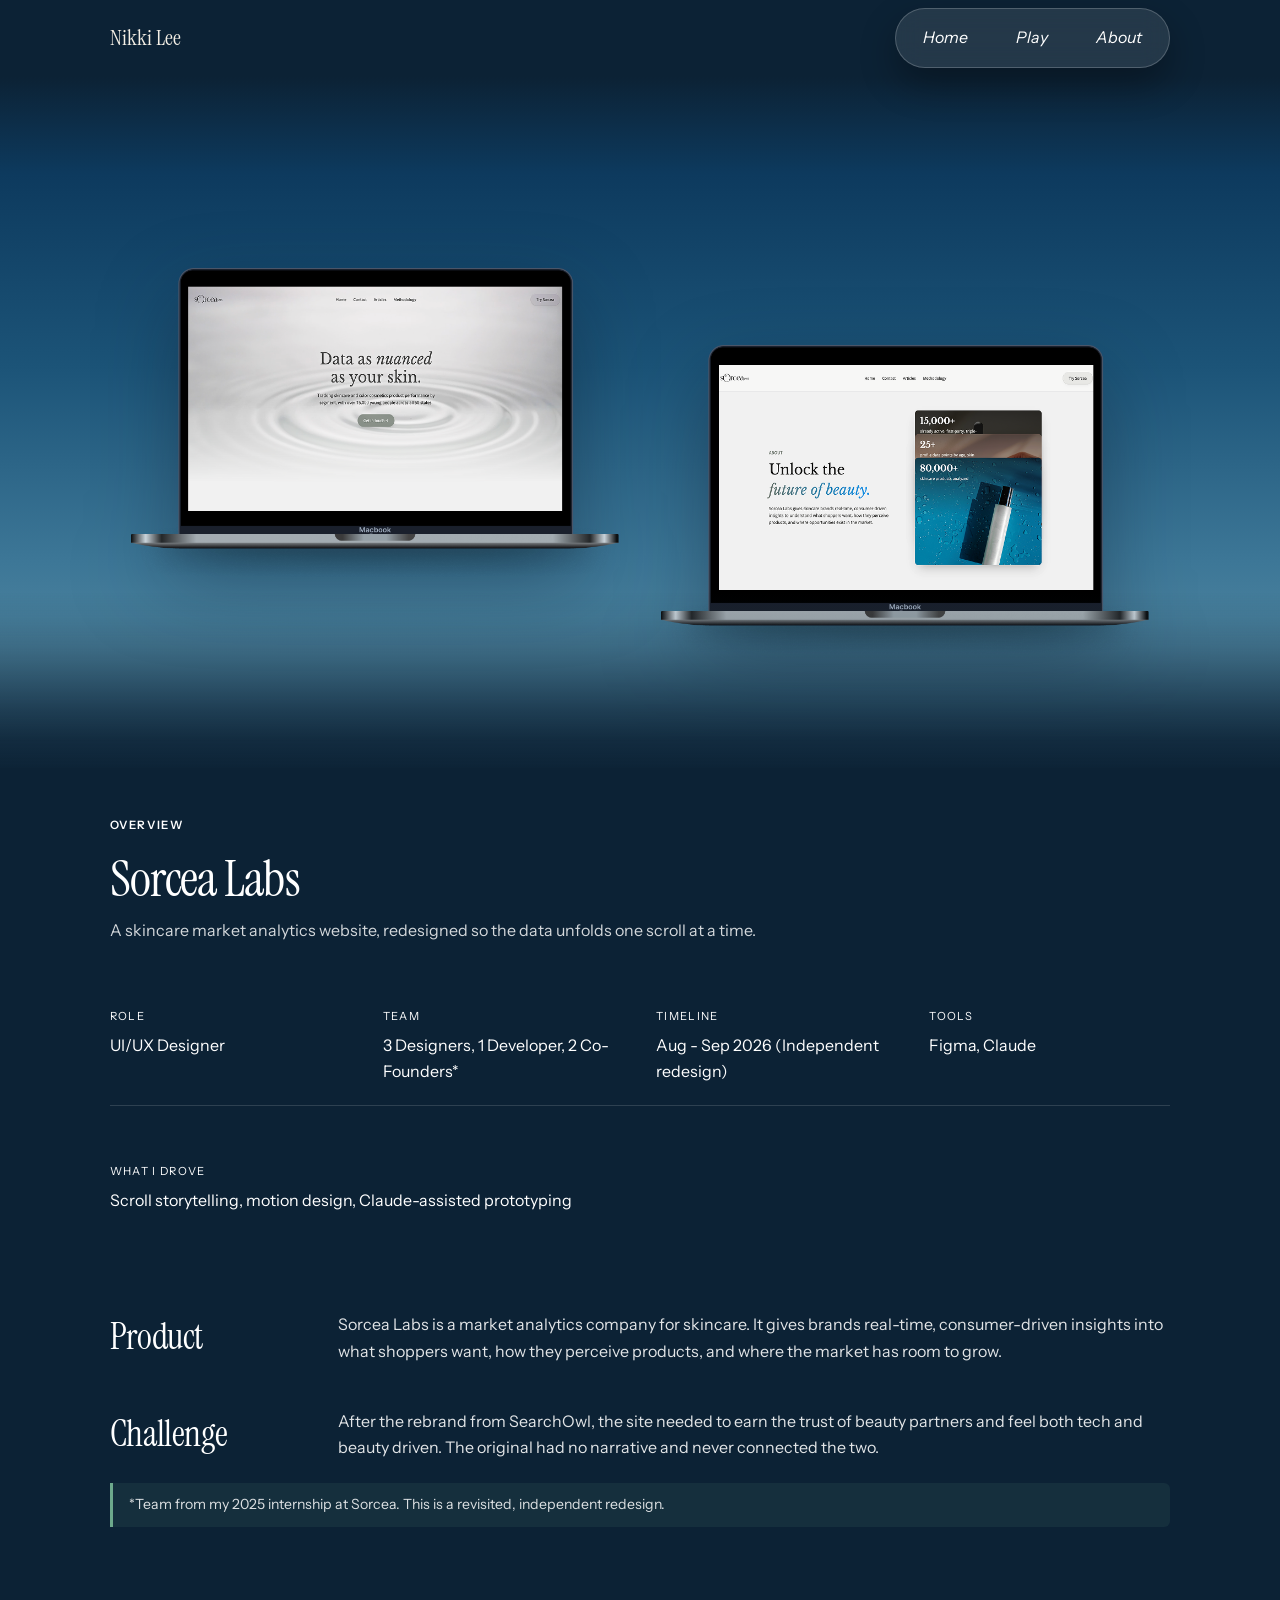
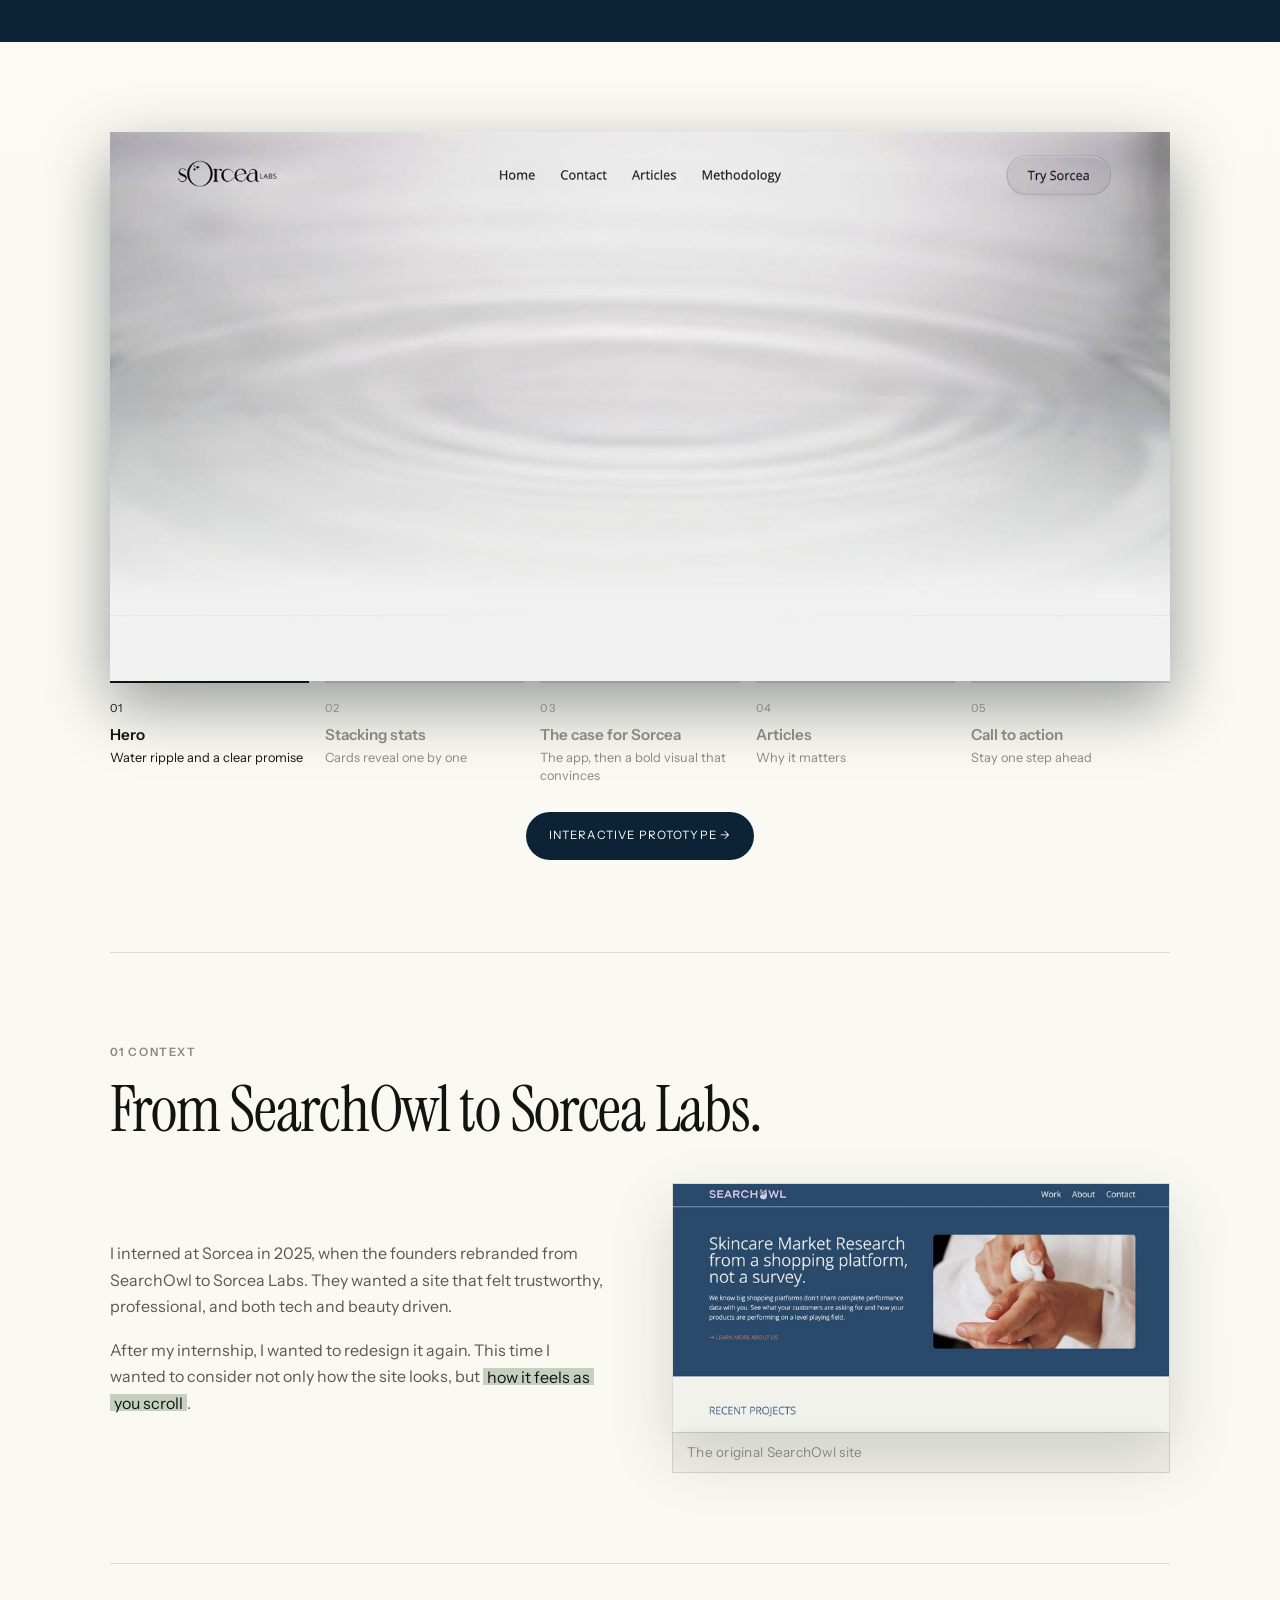
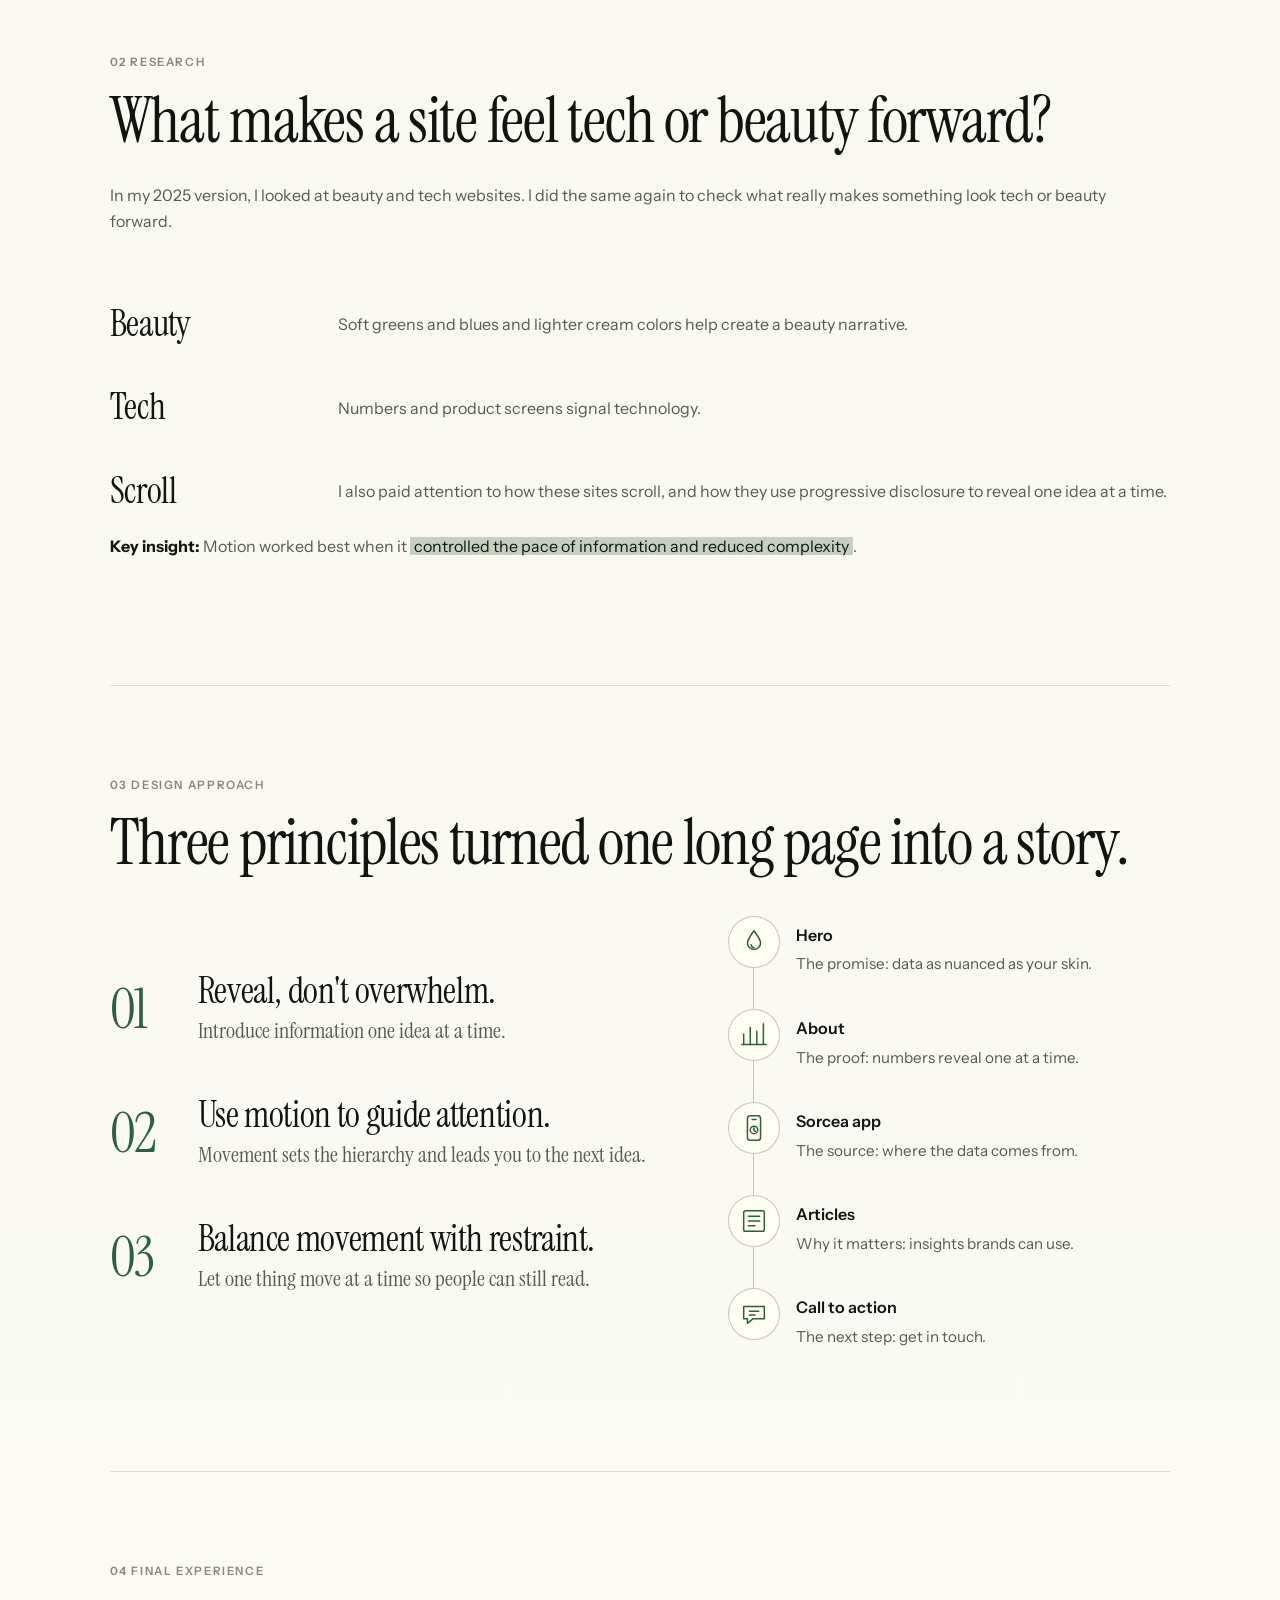
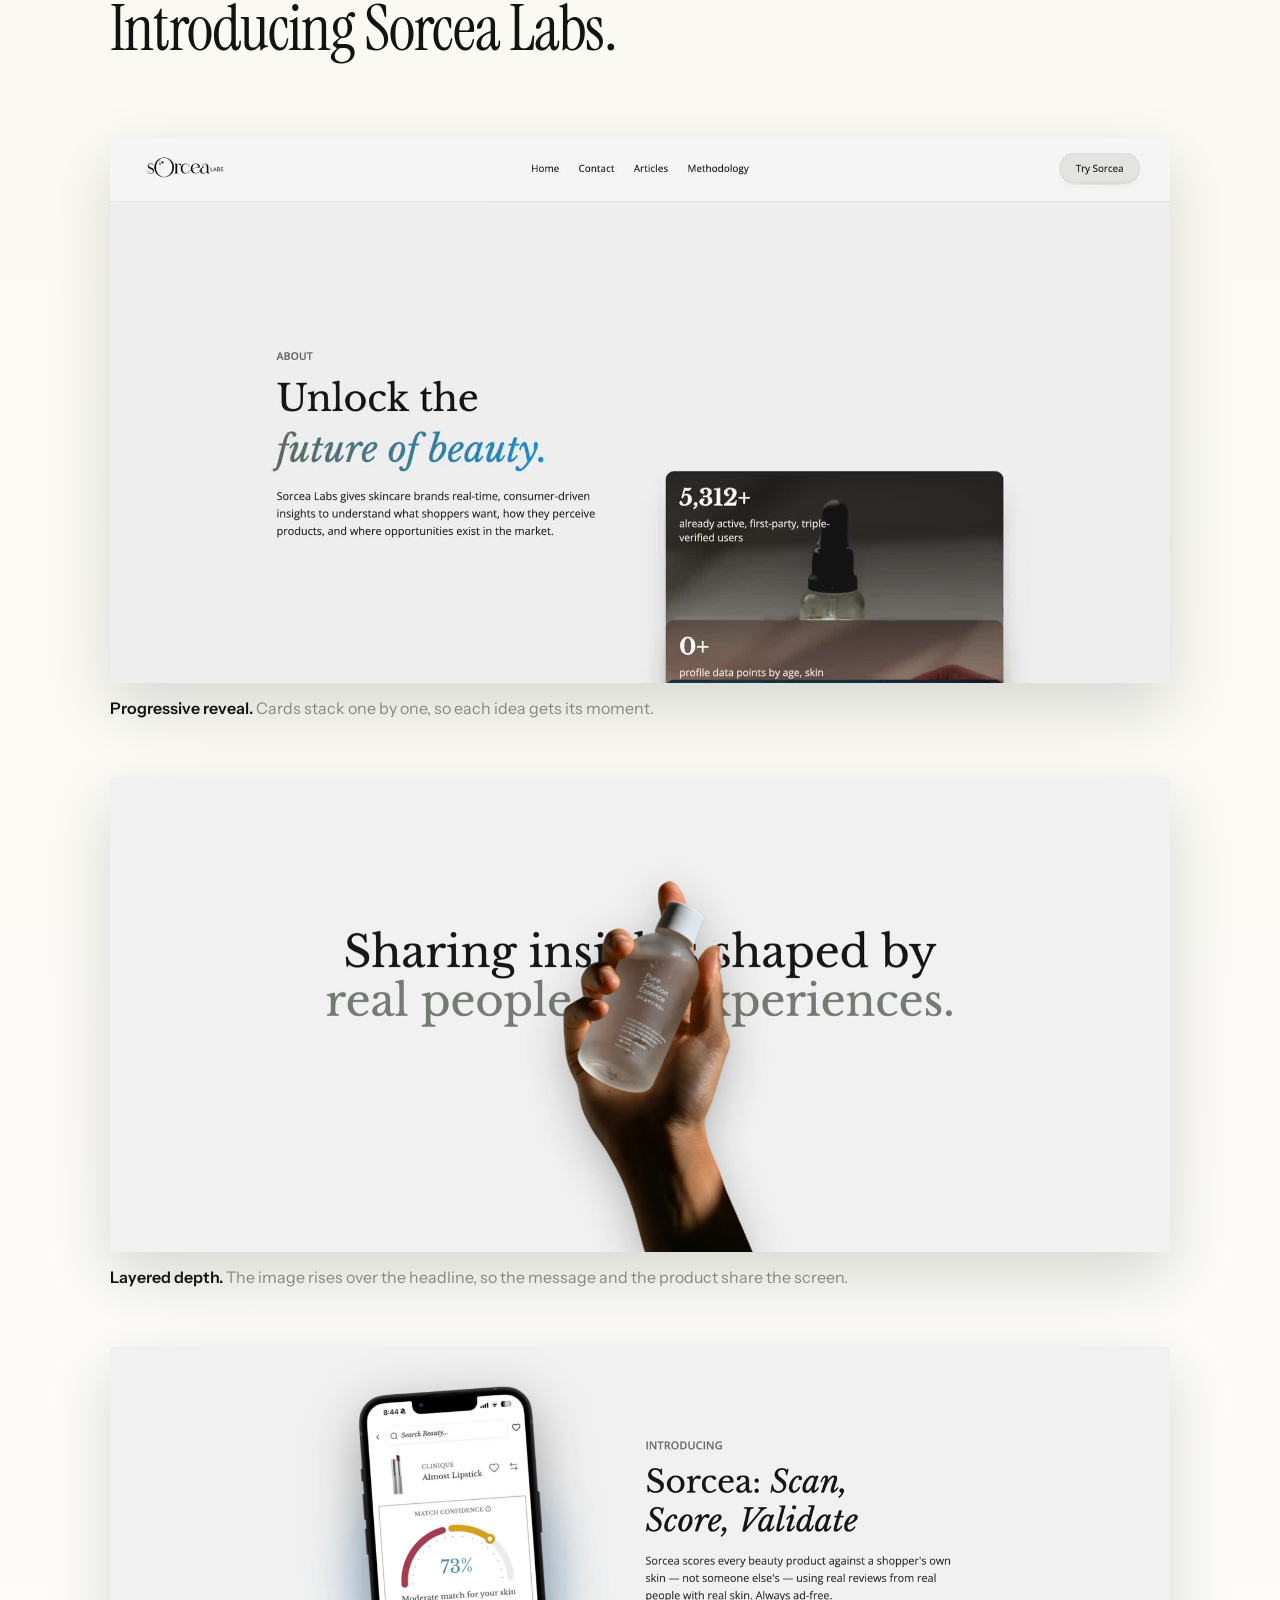
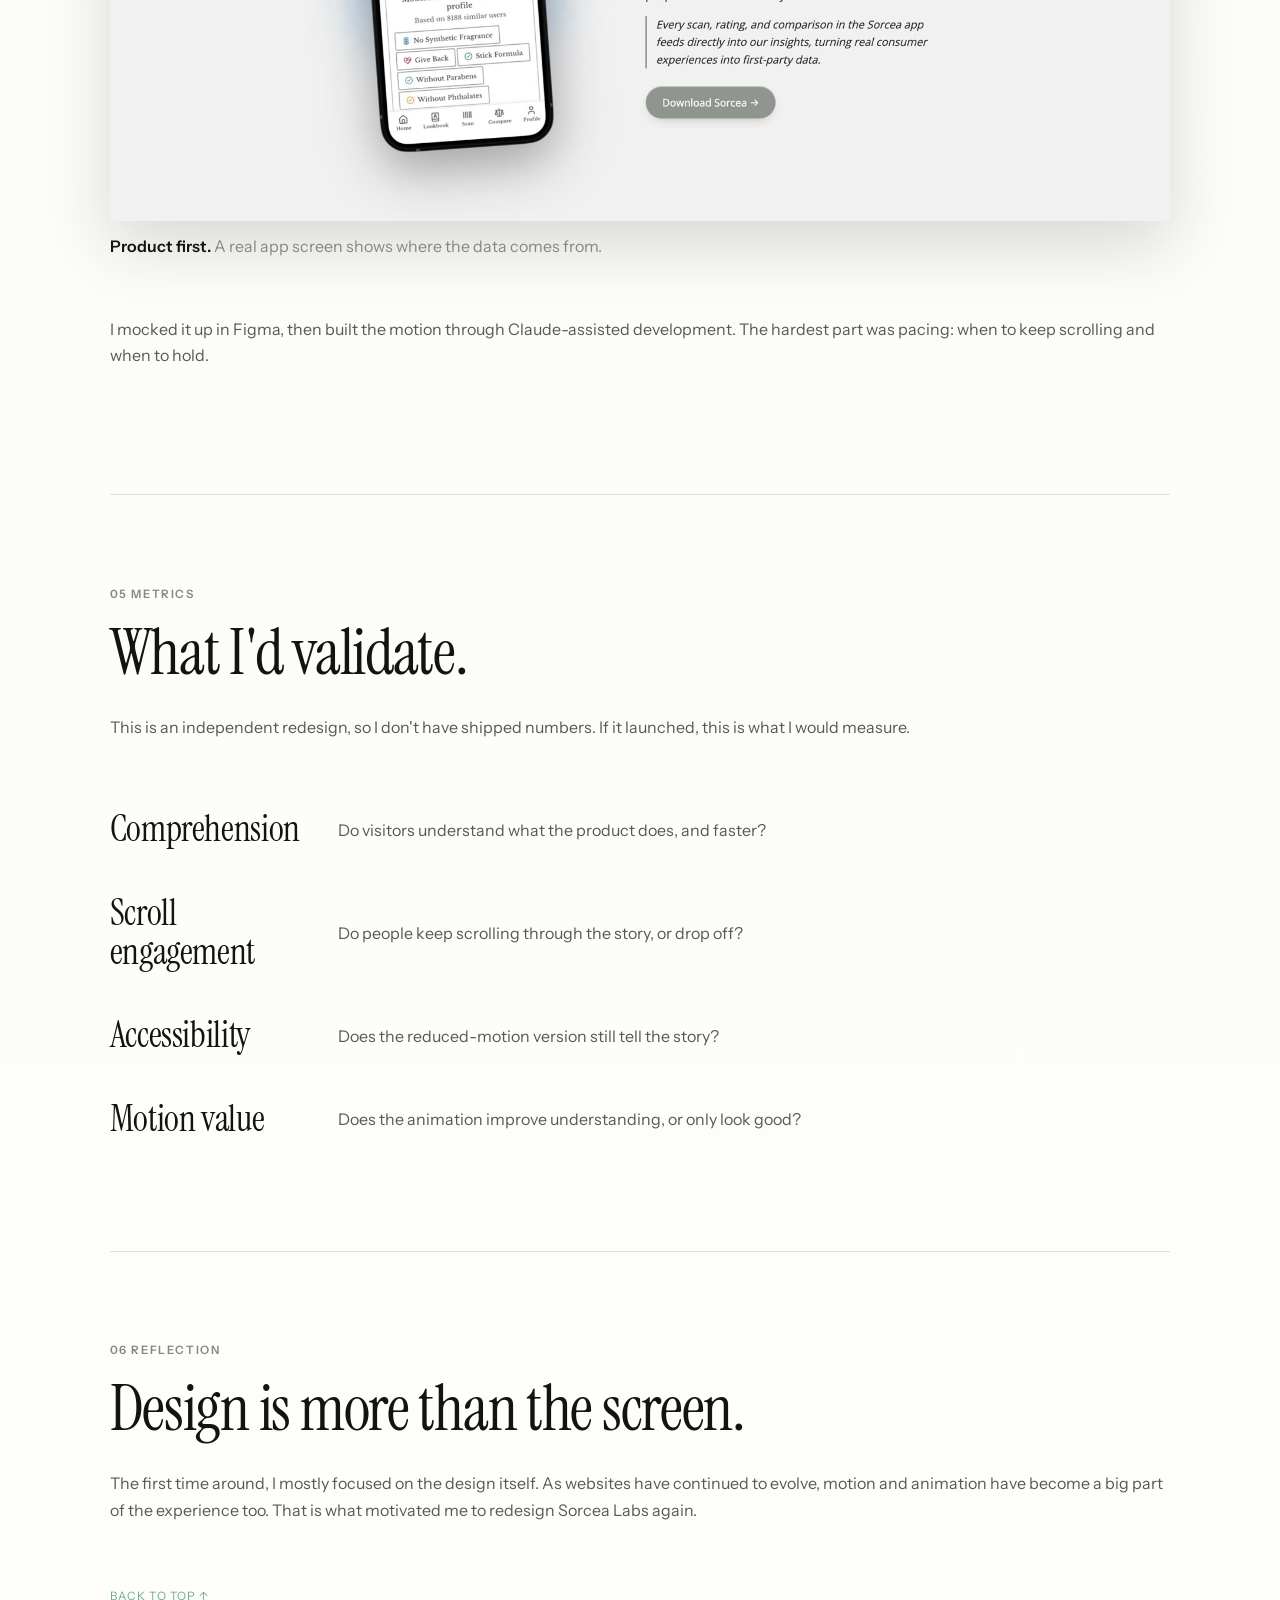
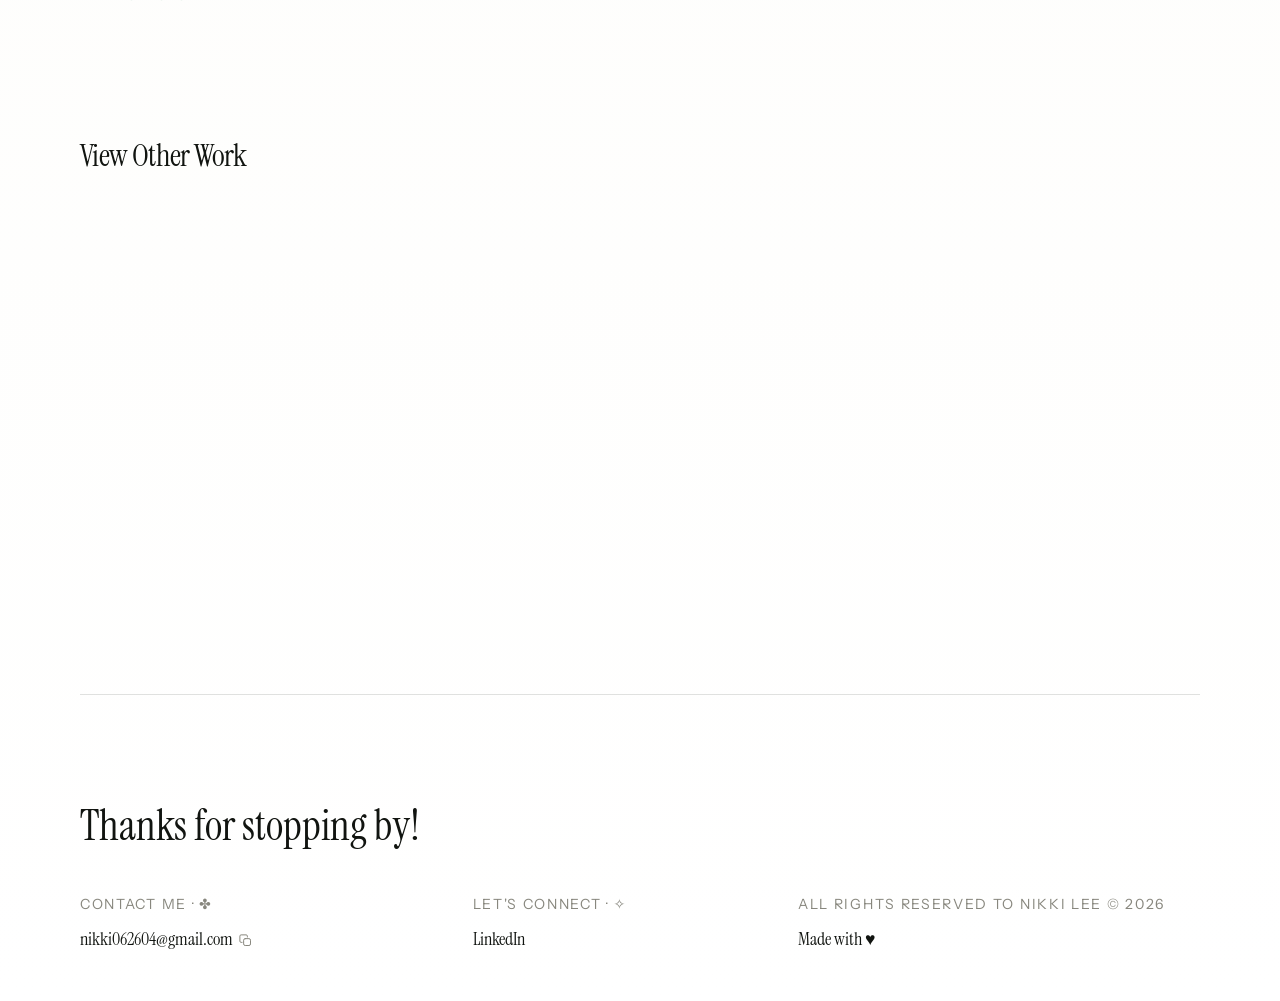
<file: sorcea-labs/index.html>
<!doctype html>
<html lang="en">
  <head>
    <meta charset="utf-8" />
    <meta name="viewport" content="width=device-width, initial-scale=1" />
    <title>Sorcea Labs — Nikki Lee</title>
    <meta
      name="description"
      content="Sorcea Labs scroll-based redesign case study by Nikki Lee, UI/UX Designer."
    />
    <meta name="theme-color" content="#f7f2df" />
    <link rel="icon" href="../assets/favicon.svg" type="image/svg+xml" />
    <link rel="stylesheet" href="../styles.css" />
    <script defer src="../script.js"></script>
  </head>
  <body class="case-page sorcea-page">
    <a class="skip-link" href="#main">Skip to content</a>
    <div class="grain" aria-hidden="true"></div>
    <div class="cursor-glow" aria-hidden="true"></div>

    <header class="site-header" data-header>
      <nav class="nav shell" aria-label="Main navigation">
        <a class="brand" href="/" aria-label="Nikki Lee home">Nikki Lee</a>

        <button
          class="nav-toggle"
          type="button"
          aria-expanded="false"
          aria-controls="site-menu"
          data-nav-toggle
        >
          <span class="nav-toggle-line" aria-hidden="true"></span>
          <span class="sr-only">Open menu</span>
        </button>

        <div class="nav-pill" id="site-menu" data-nav-menu>
          <a href="/">Home</a>
          <a href="../play/">Play</a>
          <a href="../about/">About</a>
        </div>
      </nav>
    </header>

    <main id="main">
      <!-- ── HERO / OVERVIEW ── -->
      <section
        class="sorcea-hero"
        id="top"
        aria-label="Sorcea Labs redesign preview"
      >
        <div class="sorcea-hero-devices">
          <img
            class="device device-a"
            src="../assets/sorcea/mockup-ripple.png"
            alt="Redesigned Sorcea Labs hero: Data as nuanced as your skin, over a water ripple"
          />
          <img
            class="device device-b"
            src="../assets/sorcea/mockup-about.png"
            alt="Redesigned Sorcea Labs about section with stacked stat cards"
          />
        </div>
      </section>

      <!-- ── OVERVIEW ── -->
      <section
        class="sc-section sc-overview"
        id="overview"
        aria-labelledby="case-title"
      >
        <div class="shell">
          <p class="sc-kicker">Overview</p>
          <h1 id="case-title" class="sc-title">Sorcea Labs</h1>
          <p class="sc-desc">
            A skincare market analytics website, redesigned so the data unfolds
            one scroll at a time.
          </p>
          <dl class="sc-meta" data-reveal>
            <div>
              <dt>Role</dt>
              <dd>UI/UX Designer</dd>
            </div>
            <div>
              <dt>Team</dt>
              <dd>3 Designers, 1 Developer, 2 Co-Founders*</dd>
            </div>
            <div>
              <dt>Timeline</dt>
              <dd>Aug - Sep 2026 (Independent redesign)</dd>
            </div>
            <div>
              <dt>Tools</dt>
              <dd>Figma, Claude</dd>
            </div>
          </dl>
          <dl class="sc-meta sc-meta-drove" data-reveal>
            <div>
              <dt>What I drove</dt>
              <dd>
                Scroll storytelling, motion design, Claude-assisted prototyping
              </dd>
            </div>
          </dl>
          <dl class="sc-rows" data-reveal>
            <div>
              <dt>Product</dt>
              <dd>
                Sorcea Labs is a market analytics company for skincare. It gives
                brands real-time, consumer-driven insights into what shoppers
                want, how they perceive products, and where the market has room
                to grow.
              </dd>
            </div>
            <div>
              <dt>Challenge</dt>
              <dd>
                After the rebrand from SearchOwl, the site needed to earn the
                trust of beauty partners and feel both tech and beauty driven.
                The original had no narrative and never connected the two.
              </dd>
            </div>
          </dl>
          <p class="sc-note" data-reveal>
            *Team from my 2025 internship at Sorcea. This is a revisited,
            independent redesign.
          </p>
        </div>
      </section>

      <!-- ── FULL SCROLL PREVIEW ── -->
      <section class="sc-preview" aria-label="Full scroll of the redesign">
        <div class="shell">
          <video
            class="sc-media"
            id="sc-tour"
            src="../assets/sorcea/redesign-scroll.mp4"
            poster="../assets/sorcea/redesign-scroll-poster.jpg"
            autoplay
            muted
            loop
            playsinline
            preload="metadata"
            aria-label="Full scroll through the redesigned Sorcea Labs homepage"
          ></video>
          <ol class="sc-tour-labels" aria-label="Key features, click to jump">
            <li>
              <button type="button" data-t="0">
                <span>01</span><strong>Hero</strong
                ><em>Water ripple and a clear promise</em>
              </button>
            </li>
            <li>
              <button type="button" data-t="2.8">
                <span>02</span><strong>Stacking stats</strong
                ><em>Cards reveal one by one</em>
              </button>
            </li>
            <li>
              <button type="button" data-t="10.0">
                <span>03</span><strong>The case for Sorcea</strong
                ><em>The app, then a bold visual that convinces</em>
              </button>
            </li>
            <li>
              <button type="button" data-t="20.5">
                <span>04</span><strong>Articles</strong><em>Why it matters</em>
              </button>
            </li>
            <li>
              <button type="button" data-t="24.0">
                <span>05</span><strong>Call to action</strong
                ><em>Stay one step ahead</em>
              </button>
            </li>
          </ol>
          <a
            class="button prototype-button prototype-button--labs sc-proto"
            href="https://nikkilee26.github.io/sorcea-labs-demo/"
            target="_blank"
            rel="noreferrer"
            >Interactive prototype →</a
          >
        </div>
      </section>

      <nav class="sc-rail" id="sc-rail" aria-label="Jump to section">
        <ol>
          <li>
            <a href="#context" data-sec="context"
              ><span class="num">01</span><span class="lbl">Context</span></a
            >
          </li>
          <li>
            <a href="#research" data-sec="research"
              ><span class="num">02</span><span class="lbl">Research</span></a
            >
          </li>
          <li>
            <a href="#approach" data-sec="approach"
              ><span class="num">03</span
              ><span class="lbl">Design Approach</span></a
            >
          </li>
          <li>
            <a href="#experience" data-sec="experience"
              ><span class="num">04</span
              ><span class="lbl">Final Experience</span></a
            >
          </li>
          <li>
            <a href="#metrics" data-sec="metrics"
              ><span class="num">05</span><span class="lbl">Metrics</span></a
            >
          </li>
          <li>
            <a href="#reflection" data-sec="reflection"
              ><span class="num">06</span><span class="lbl">Reflection</span></a
            >
          </li>
        </ol>
      </nav>

      <!-- ── CONTEXT ── -->
      <section class="sc-section" id="context" aria-labelledby="context-title">
        <div class="shell">
          <p class="sc-kicker">01 Context</p>
          <h2 id="context-title" data-reveal>From SearchOwl to Sorcea Labs.</h2>
          <div class="sc-split sc-split-context" data-reveal>
            <div class="sc-split-text">
              <p class="sc-text">
                I interned at Sorcea in 2025, when the founders rebranded from
                SearchOwl to Sorcea Labs. They wanted a site that felt
                trustworthy, professional, and both tech and beauty driven.
              </p>
              <p class="sc-text">
                After my internship, I wanted to redesign it again. This time I
                wanted to consider not only how the site looks, but
                <mark class="sc-hl">how it feels as you scroll</mark>.
              </p>
            </div>
            <figure class="sc-figure sc-captioned">
              <img
                src="../assets/sorcea/sorcealabs-before.jpg"
                alt="Original SearchOwl website before the rebrand"
                loading="lazy"
              />
              <figcaption>The original SearchOwl site</figcaption>
            </figure>
          </div>
        </div>
      </section>

      <!-- ── RESEARCH → INSIGHT ── -->
      <section
        class="sc-section"
        id="research"
        aria-labelledby="research-title"
      >
        <div class="shell">
          <p class="sc-kicker">02 Research</p>
          <h2 id="research-title" data-reveal>
            What makes a site feel tech or beauty forward?
          </h2>
          <p class="sc-text" data-reveal>
            In my 2025 version, I looked at beauty and tech websites. I did the
            same again to check what really makes something look tech or beauty
            forward.
          </p>
          <dl class="sc-rows" data-reveal>
            <div>
              <dt>Beauty</dt>
              <dd>
                Soft greens and blues and lighter cream colors help create a
                beauty narrative.
              </dd>
            </div>
            <div>
              <dt>Tech</dt>
              <dd>Numbers and product screens signal technology.</dd>
            </div>
            <div>
              <dt>Scroll</dt>
              <dd>
                I also paid attention to how these sites scroll, and how they
                use progressive disclosure to reveal one idea at a time.
              </dd>
            </div>
          </dl>
          <p class="sc-text sc-insight" data-reveal>
            <strong>Key insight:</strong> Motion worked best when it
            <mark class="sc-hl"
              >controlled the pace of information and reduced complexity</mark
            >.
          </p>
        </div>
      </section>

      <!-- ── APPROACH ── -->
      <section
        class="sc-section"
        id="approach"
        aria-labelledby="approach-title"
      >
        <div class="shell">
          <p class="sc-kicker">03 Design Approach</p>
          <h2 id="approach-title" data-reveal>
            Three principles turned one long page into a story.
          </h2>
          <div class="sc-approach">
            <div class="sc-approach-text" data-reveal>
              <p>
                <span class="pn" aria-hidden="true">01</span>
                <span class="pt"
                  ><strong>Reveal, don't overwhelm.</strong> Introduce
                  information one idea at a time.</span
                >
              </p>
              <p>
                <span class="pn" aria-hidden="true">02</span>
                <span class="pt"
                  ><strong>Use motion to guide attention.</strong> Movement sets
                  the hierarchy and leads you to the next idea.</span
                >
              </p>
              <p>
                <span class="pn" aria-hidden="true">03</span>
                <span class="pt"
                  ><strong>Balance movement with restraint.</strong> Let one
                  thing move at a time so people can still read.</span
                >
              </p>
            </div>
            <ol class="sc-flow-v" data-reveal aria-label="Page structure">
              <li>
                <span class="ico"
                  ><svg
                    viewBox="0 0 32 32"
                    width="30"
                    height="30"
                    fill="none"
                    stroke="currentColor"
                    stroke-width="1.6"
                    stroke-linecap="round"
                    stroke-linejoin="round"
                    aria-hidden="true"
                  >
                    <path
                      d="M16 4c4.5 6 7 9.5 7 13a7 7 0 0 1-14 0c0-3.5 2.5-7 7-13z"
                    />
                    <path d="M13 19a3.2 3.2 0 0 0 3 3" /></svg
                ></span>
                <div>
                  <strong>Hero</strong
                  ><em>The promise: data as nuanced as your skin.</em>
                </div>
              </li>
              <li>
                <span class="ico"
                  ><svg
                    viewBox="0 0 32 32"
                    width="30"
                    height="30"
                    fill="none"
                    stroke="currentColor"
                    stroke-width="1.6"
                    stroke-linecap="round"
                    stroke-linejoin="round"
                    aria-hidden="true"
                  >
                    <path d="M5 26V15M12 26V8M19 26V12M26 26V4" />
                    <path d="M3 26h26" /></svg
                ></span>
                <div>
                  <strong>About</strong
                  ><em>The proof: numbers reveal one at a time.</em>
                </div>
              </li>
              <li>
                <span class="ico"
                  ><svg
                    viewBox="0 0 32 32"
                    width="30"
                    height="30"
                    fill="none"
                    stroke="currentColor"
                    stroke-width="1.6"
                    stroke-linecap="round"
                    stroke-linejoin="round"
                    aria-hidden="true"
                  >
                    <rect x="9" y="3" width="14" height="26" rx="3" />
                    <path d="M14 7h4" />
                    <circle cx="16" cy="18" r="4" />
                    <path d="M16 16v2.5l1.5 1" /></svg
                ></span>
                <div>
                  <strong>Sorcea app</strong
                  ><em>The source: where the data comes from.</em>
                </div>
              </li>
              <li>
                <span class="ico"
                  ><svg
                    viewBox="0 0 32 32"
                    width="30"
                    height="30"
                    fill="none"
                    stroke="currentColor"
                    stroke-width="1.6"
                    stroke-linecap="round"
                    stroke-linejoin="round"
                    aria-hidden="true"
                  >
                    <rect x="5" y="5" width="22" height="22" rx="2" />
                    <path d="M10 11h12M10 16h12M10 21h7" /></svg
                ></span>
                <div>
                  <strong>Articles</strong
                  ><em>Why it matters: insights brands can use.</em>
                </div>
              </li>
              <li>
                <span class="ico"
                  ><svg
                    viewBox="0 0 32 32"
                    width="30"
                    height="30"
                    fill="none"
                    stroke="currentColor"
                    stroke-width="1.6"
                    stroke-linecap="round"
                    stroke-linejoin="round"
                    aria-hidden="true"
                  >
                    <path d="M5 8h22v13H15l-6 5v-5H5z" />
                    <path d="M11 13h10M11 17h6" /></svg
                ></span>
                <div>
                  <strong>Call to action</strong
                  ><em>The next step: get in touch.</em>
                </div>
              </li>
            </ol>
          </div>
        </div>
      </section>

      <!-- ── FINAL EXPERIENCE ── -->
      <section
        class="sc-section sc-experience"
        id="experience"
        aria-labelledby="experience-title"
      >
        <div class="shell">
          <p class="sc-kicker">04 Final Experience</p>
          <h2 id="experience-title" data-reveal>Introducing Sorcea Labs.</h2>
          <figure class="sc-feature" data-reveal>
            <video
              class="sc-media"
              src="../assets/sorcea/redesign-cards.mp4"
              poster="../assets/sorcea/redesign-cards-poster.jpg"
              autoplay
              muted
              loop
              playsinline
              preload="metadata"
              aria-label="Cards stacking on top of each other as the page scrolls"
            ></video>
            <figcaption>
              <strong>Progressive reveal.</strong> Cards stack one by one, so
              each idea gets its moment.
            </figcaption>
          </figure>
          <figure class="sc-figure sc-shot" data-reveal>
            <img
              src="../assets/sorcea/solution-insight.jpg"
              alt="Headline with a hand holding a serum bottle layered on top"
              loading="lazy"
            />
            <figcaption>
              <strong>Layered depth.</strong> The image rises over the headline,
              so the message and the product share the screen.
            </figcaption>
          </figure>
          <figure class="sc-figure sc-shot" data-reveal>
            <img
              src="../assets/sorcea/solution-app.jpg"
              alt="Sorcea app shown on a phone beside its introduction"
              loading="lazy"
            />
            <figcaption>
              <strong>Product first.</strong> A real app screen shows where the
              data comes from.
            </figcaption>
          </figure>
          <p class="sc-text" data-reveal>
            I mocked it up in Figma, then built the motion through
            Claude-assisted development. The hardest part was pacing: when to
            keep scrolling and when to hold.
          </p>
        </div>
      </section>

      <!-- ── METRICS ── -->
      <section class="sc-section" id="metrics" aria-labelledby="metrics-title">
        <div class="shell">
          <p class="sc-kicker">05 Metrics</p>
          <h2 id="metrics-title" data-reveal>What I'd validate.</h2>
          <p class="sc-text" data-reveal>
            This is an independent redesign, so I don't have shipped numbers. If
            it launched, this is what I would measure.
          </p>
          <dl class="sc-rows" data-reveal>
            <div>
              <dt>Comprehension</dt>
              <dd>Do visitors understand what the product does, and faster?</dd>
            </div>
            <div>
              <dt>Scroll engagement</dt>
              <dd>Do people keep scrolling through the story, or drop off?</dd>
            </div>
            <div>
              <dt>Accessibility</dt>
              <dd>Does the reduced-motion version still tell the story?</dd>
            </div>
            <div>
              <dt>Motion value</dt>
              <dd>
                Does the animation improve understanding, or only look good?
              </dd>
            </div>
          </dl>
        </div>
      </section>

      <!-- ── REFLECTION ── -->
      <section
        class="sc-section"
        id="reflection"
        aria-labelledby="reflection-title"
      >
        <div class="shell">
          <p class="sc-kicker">06 Reflection</p>
          <h2 id="reflection-title" data-reveal>
            Design is more than the screen.
          </h2>
          <p class="sc-text" data-reveal>
            The first time around, I mostly focused on the design itself. As
            websites have continued to evolve, motion and animation have become
            a big part of the experience too. That is what motivated me to
            redesign Sorcea Labs again.
          </p>
          <a class="text-arrow back-top" href="#top">back to top ↑</a>
        </div>
      </section>

      <section
        class="case-section other-work"
        aria-labelledby="other-work-title"
      >
        <div class="shell">
          <h2 id="other-work-title">View Other Work</h2>
          <div class="other-work-grid">
            <a class="small-work-card" href="../plana/" data-reveal>
              <div class="work-image">
                <img
                  src="../assets/portfolio/thumb-plana.png"
                  alt="Plana event planning app mockups"
                  loading="lazy"
                />
              </div>
              <h3>Plana</h3>
              <p class="small-work-type">Event Planning App</p>
            </a>
            <a class="small-work-card" href="../beli/" data-reveal>
              <div class="work-image">
                <img
                  src="../assets/portfolio/thumb-beli.png"
                  alt="Beli food rating app mockups"
                  loading="lazy"
                />
              </div>
              <h3>Beli</h3>
              <p class="small-work-type">Food Rating App</p>
            </a>
          </div>
        </div>
      </section>
    </main>

    <footer class="footer shell" id="footer">
      <h2 class="footer-title">Thanks for stopping by!</h2>
      <div class="footer-columns">
        <div>
          <p>Contact me · ✤</p>
          <span class="contact-email">
            <a href="mailto:nikki062604@gmail.com">nikki062604@gmail.com</a>
            <button
              type="button"
              class="copy-email"
              data-copy-email="nikki062604@gmail.com"
              aria-label="Copy email address"
              title="Copy email address"
            >
              <svg
                viewBox="0 0 24 24"
                width="15"
                height="15"
                fill="none"
                stroke="currentColor"
                stroke-width="1.6"
                stroke-linecap="round"
                stroke-linejoin="round"
                aria-hidden="true"
              >
                <rect x="9" y="9" width="11" height="11" rx="2.5" />
                <path
                  d="M6.5 15H5a2 2 0 0 1-2-2V5a2 2 0 0 1 2-2h8a2 2 0 0 1 2 2v1.5"
                />
              </svg>
            </button>
          </span>
        </div>
        <div>
          <p>Let's connect · ✧</p>
          <a
            href="https://www.linkedin.com/in/nikkilee26/"
            target="_blank"
            rel="noreferrer"
            >LinkedIn</a
          >
        </div>
        <div>
          <p>All rights reserved to Nikki Lee © <span data-year></span></p>
          <strong>Made with ♥</strong>
        </div>
      </div>
    </footer>
    <script>
      (function () {
        var v = document.getElementById("sc-tour");
        if (!v) return;
        var btns = Array.prototype.slice.call(
          document.querySelectorAll(".sc-tour-labels button"),
        );
        var times = btns.map(function (b) {
          return parseFloat(b.dataset.t);
        });
        function update() {
          var t = v.currentTime,
            idx = 0;
          for (var i = 0; i < times.length; i++) if (t >= times[i]) idx = i;
          btns.forEach(function (b, i) {
            b.classList.toggle("is-active", i === idx);
          });
        }
        v.addEventListener("timeupdate", update);
        btns.forEach(function (b) {
          b.addEventListener("click", function () {
            v.currentTime = parseFloat(b.dataset.t);
            v.play();
          });
        });
        update();
      })();
      (function () {
        var marks = document.querySelectorAll(".sc-hl");
        if (!marks.length) return;
        var reduce = window.matchMedia(
          "(prefers-reduced-motion: reduce)",
        ).matches;
        if (reduce || !("IntersectionObserver" in window)) {
          marks.forEach(function (m) {
            m.classList.add("is-on");
          });
          return;
        }
        var io = new IntersectionObserver(
          function (entries) {
            entries.forEach(function (e) {
              if (e.isIntersecting) {
                e.target.classList.add("is-on");
                io.unobserve(e.target);
              }
            });
          },
          { threshold: 0.9, rootMargin: "0px 0px -12% 0px" },
        );
        marks.forEach(function (m) {
          io.observe(m);
        });
      })();
      (function () {
        var rail = document.getElementById("sc-rail");
        if (!rail) return;
        var links = Array.prototype.slice.call(rail.querySelectorAll("a"));
        var secs = links.map(function (a) {
          return document.getElementById(a.dataset.sec);
        });
        function spy() {
          var probe = window.innerHeight * 0.4,
            idx = -1;
          secs.forEach(function (el, i) {
            if (el && el.getBoundingClientRect().top <= probe) idx = i;
          });
          links.forEach(function (a, i) {
            a.classList.toggle("is-active", i === idx);
          });
          rail.classList.toggle("is-on", idx >= 0);
        }
        window.addEventListener("scroll", spy, { passive: true });
        window.addEventListener("resize", spy);
        spy();
      })();
    </script>
  </body>
</html>
</file>
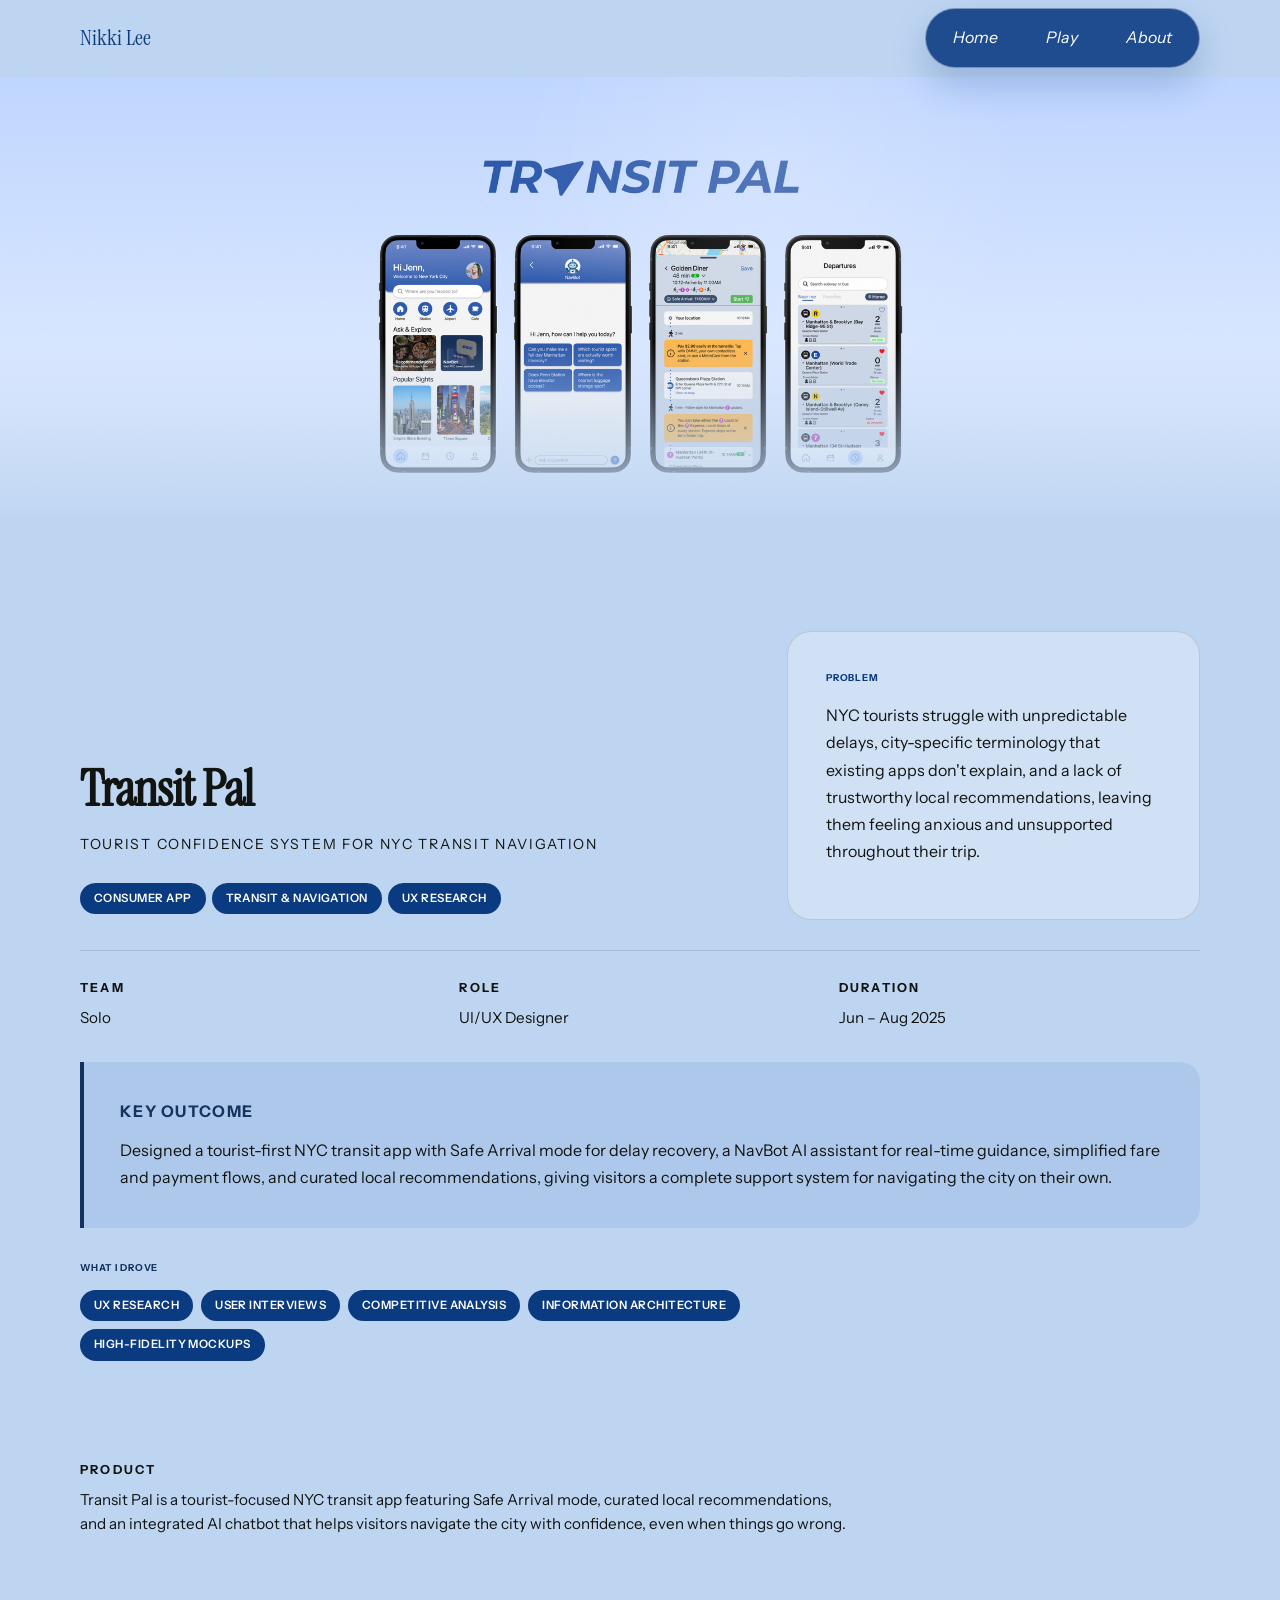
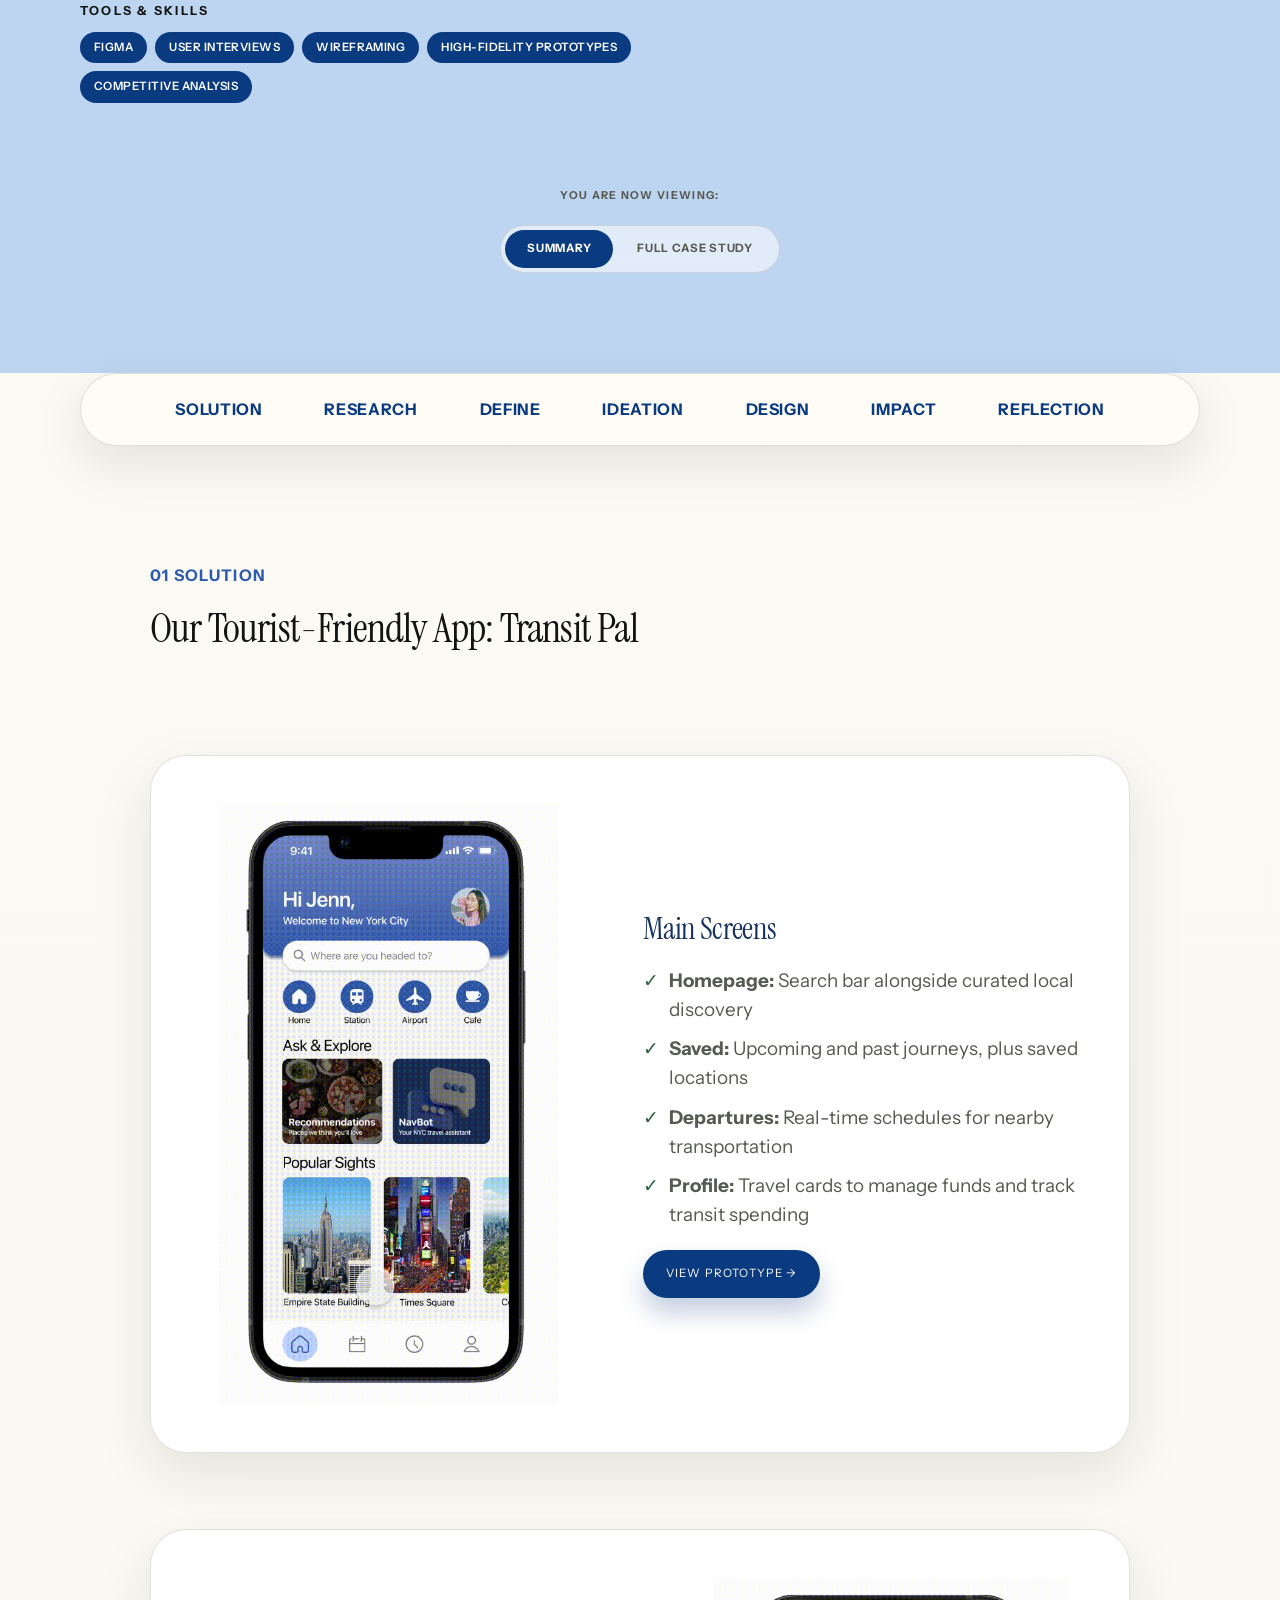
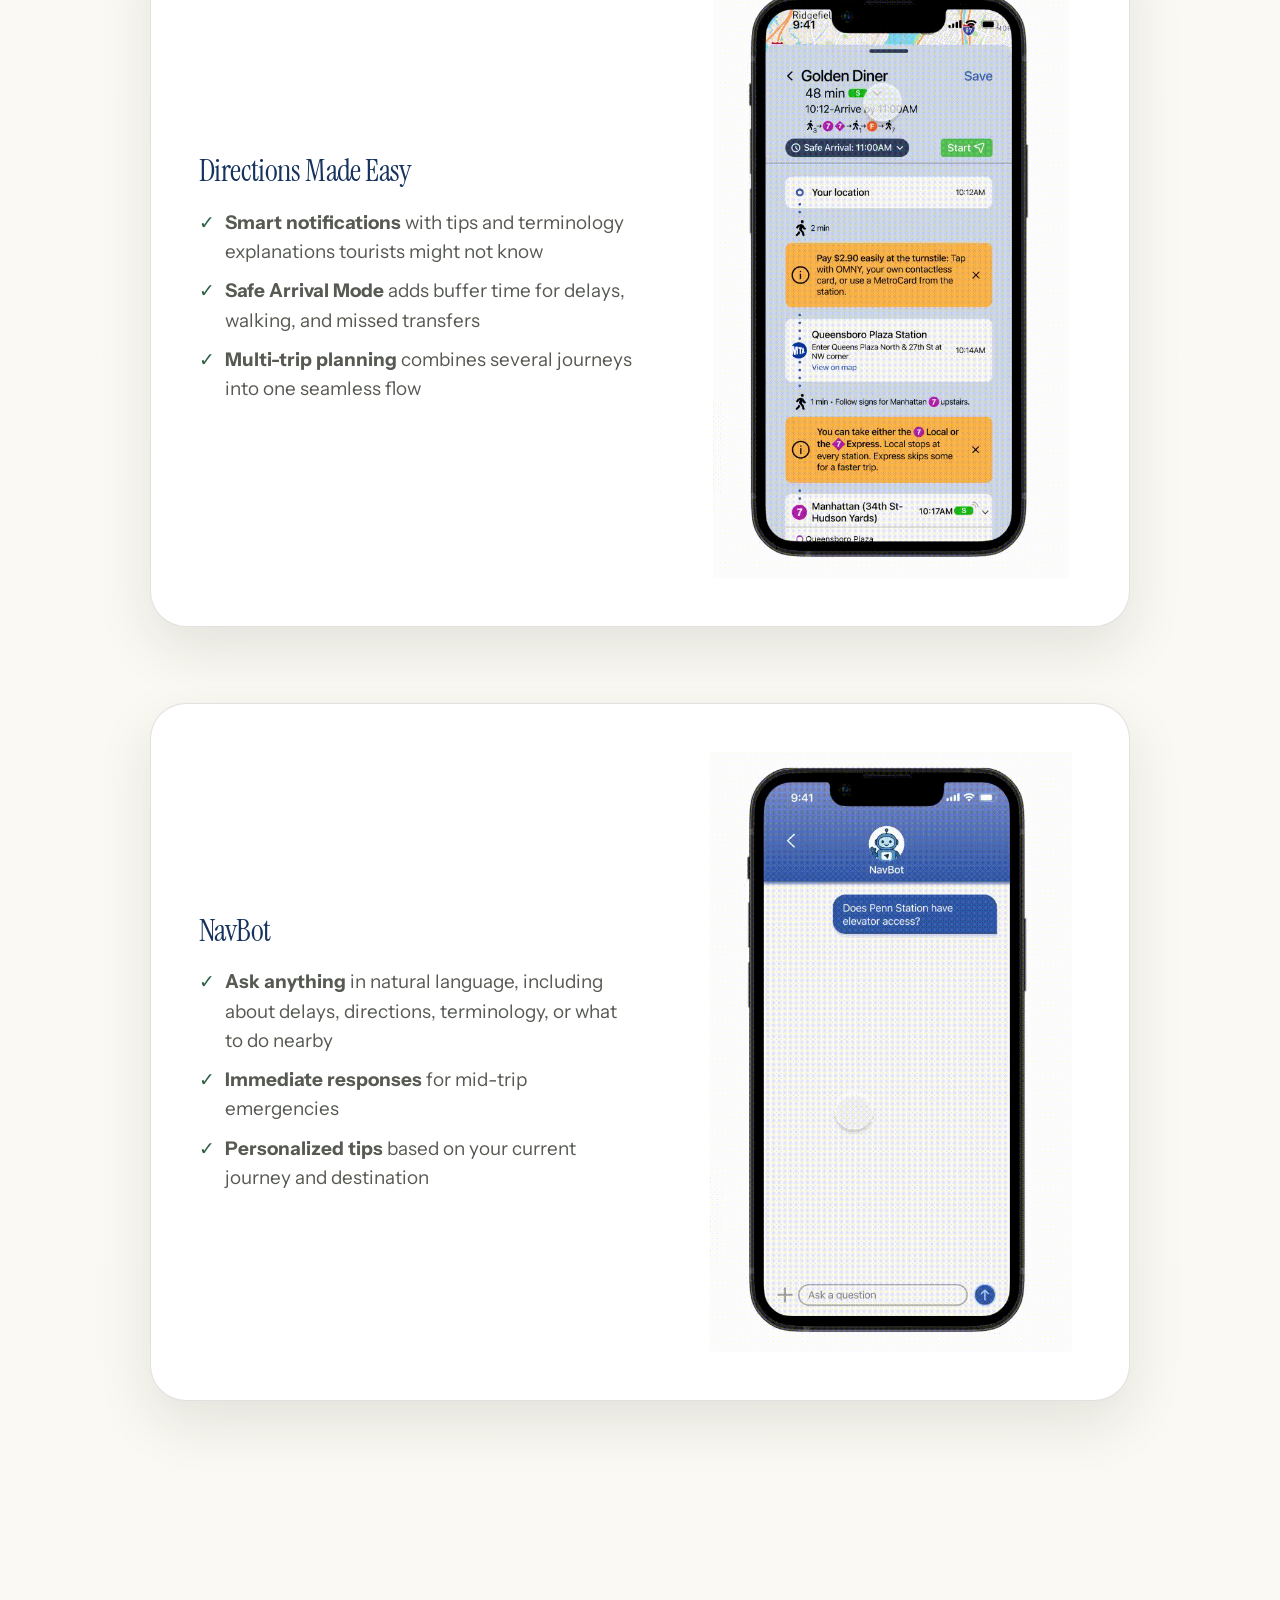
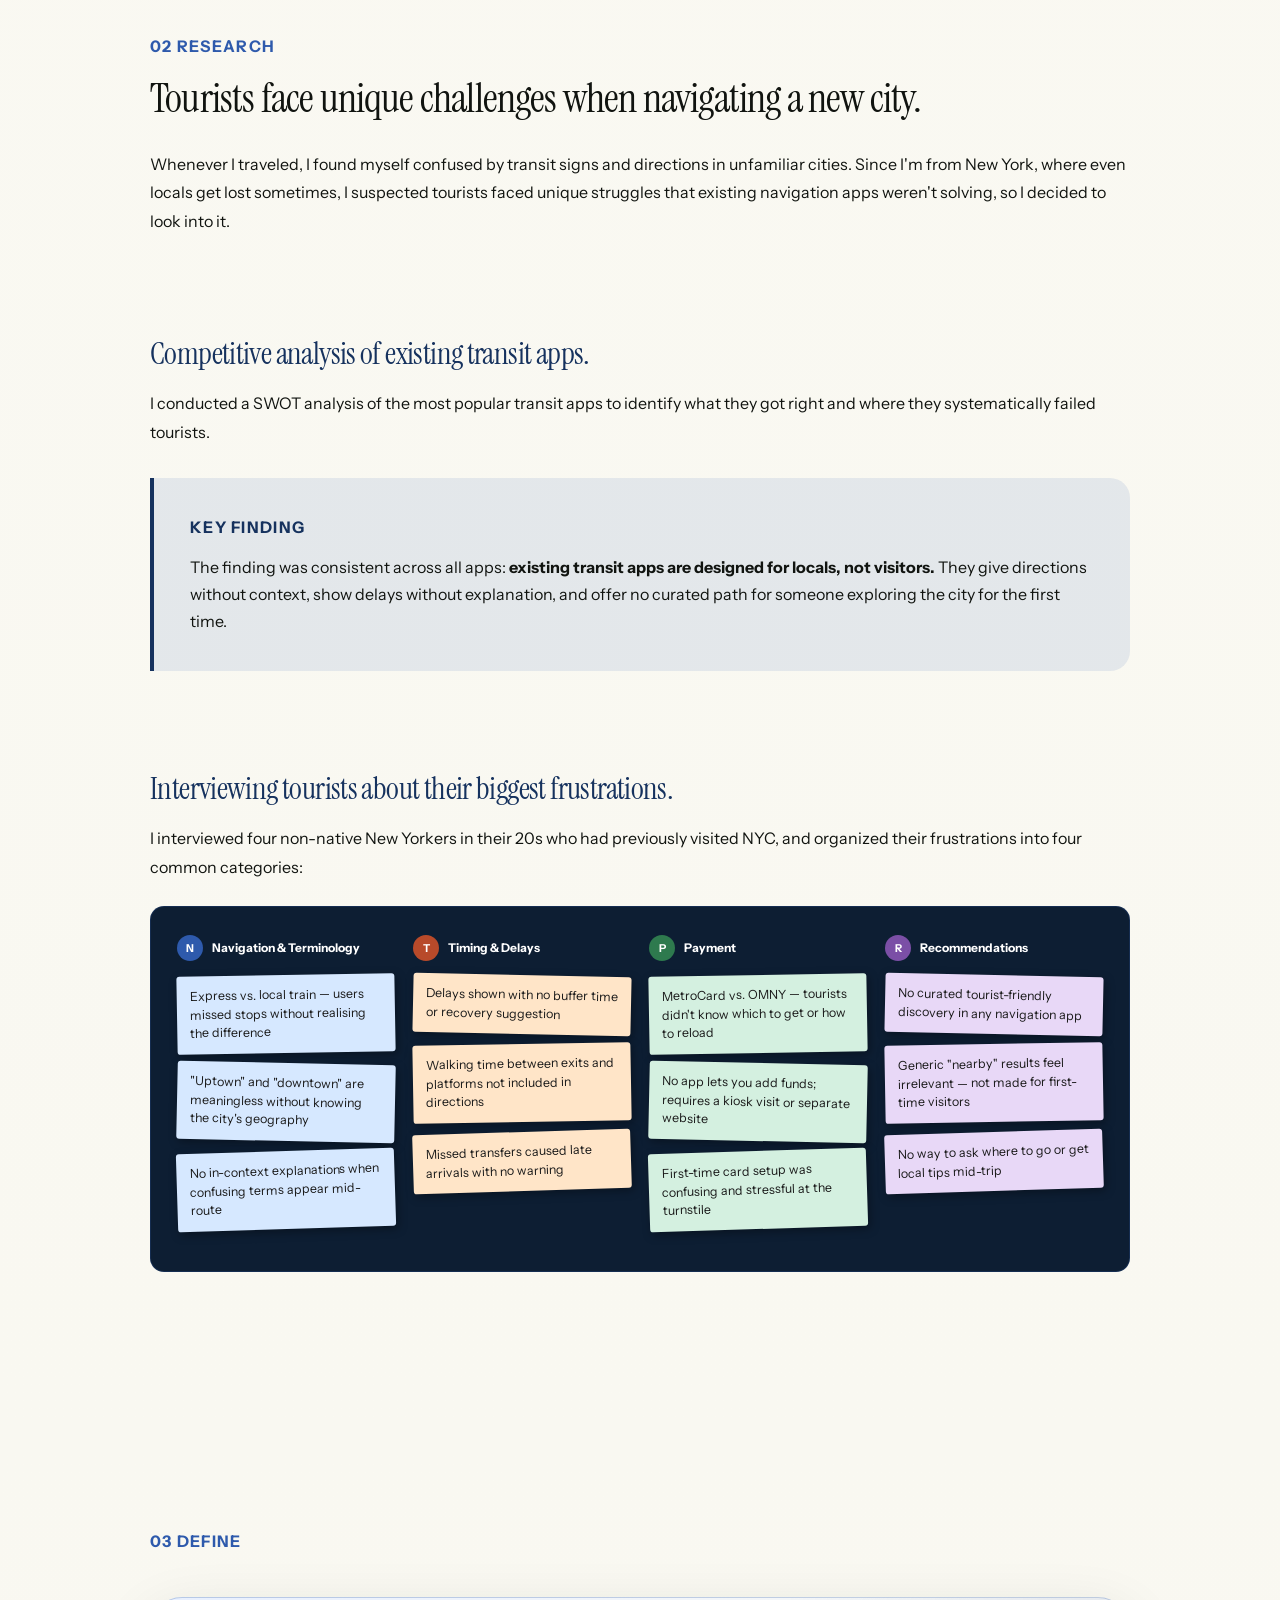
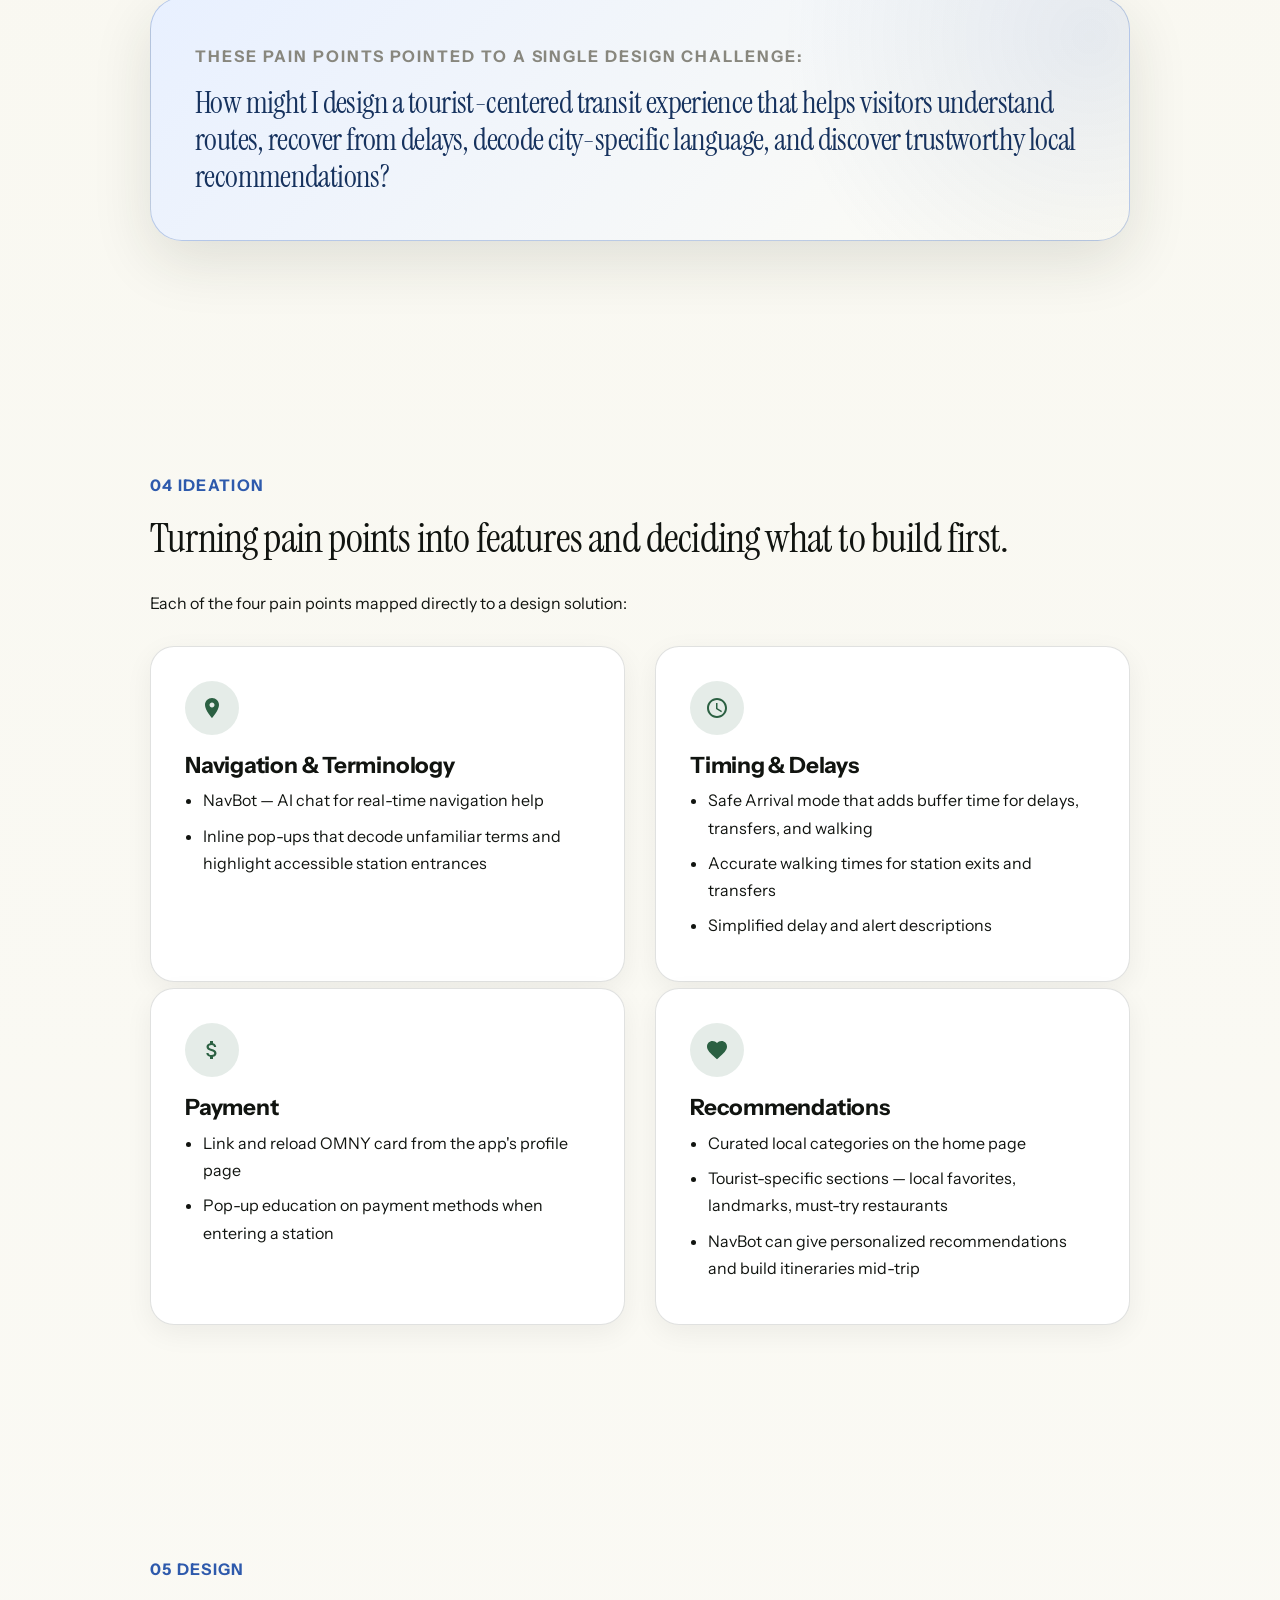
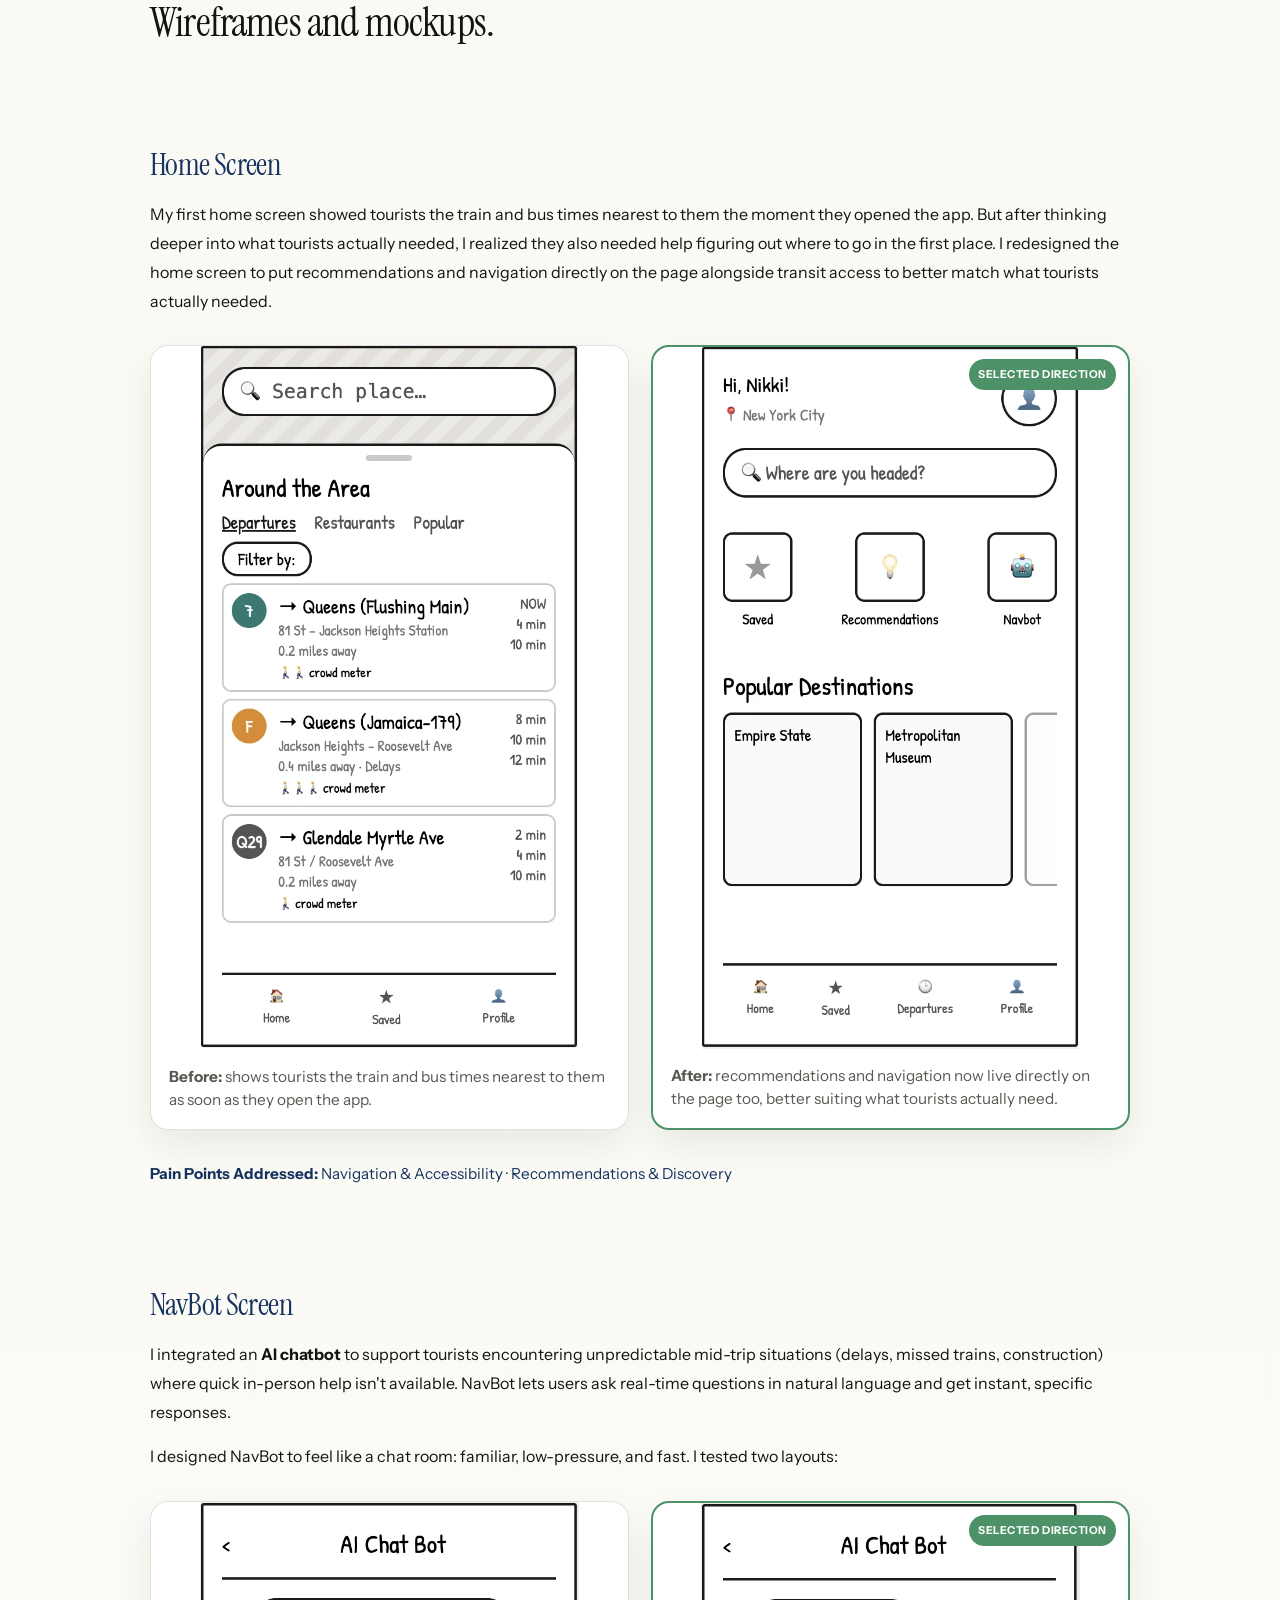
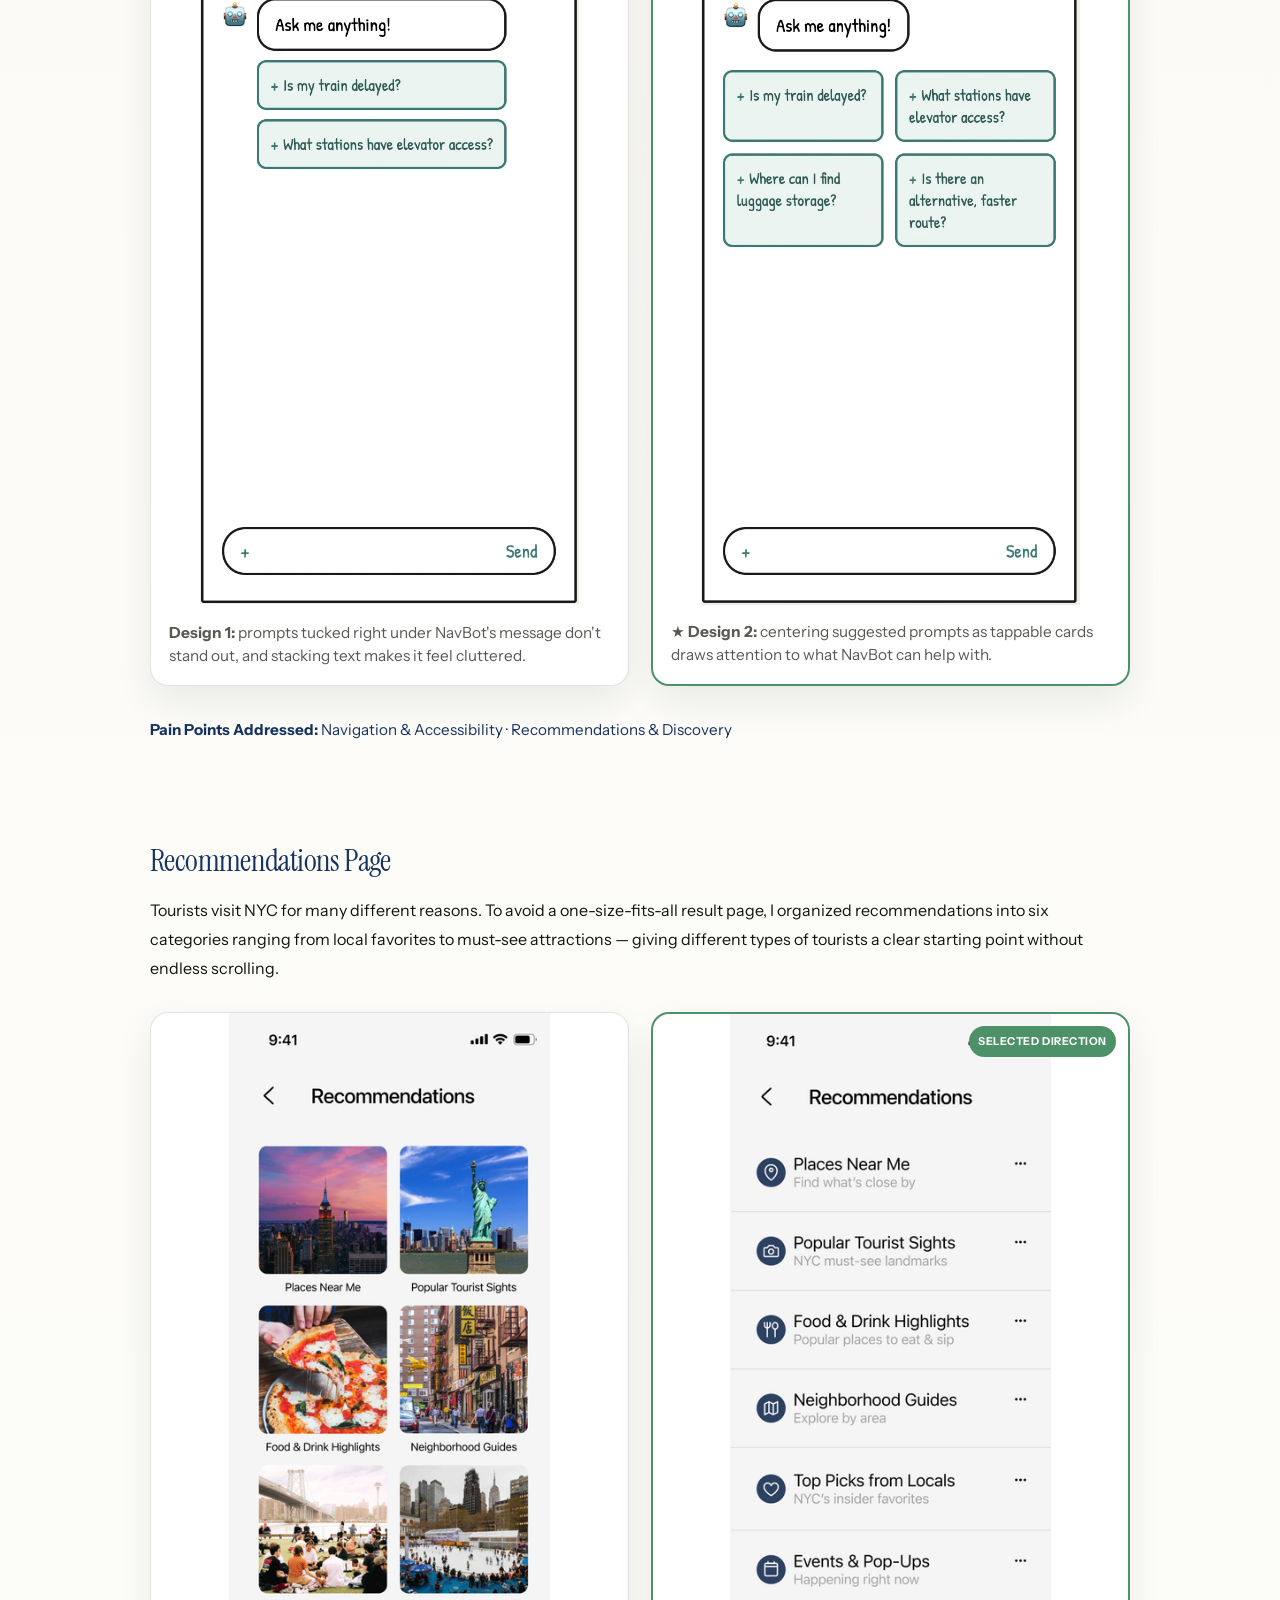
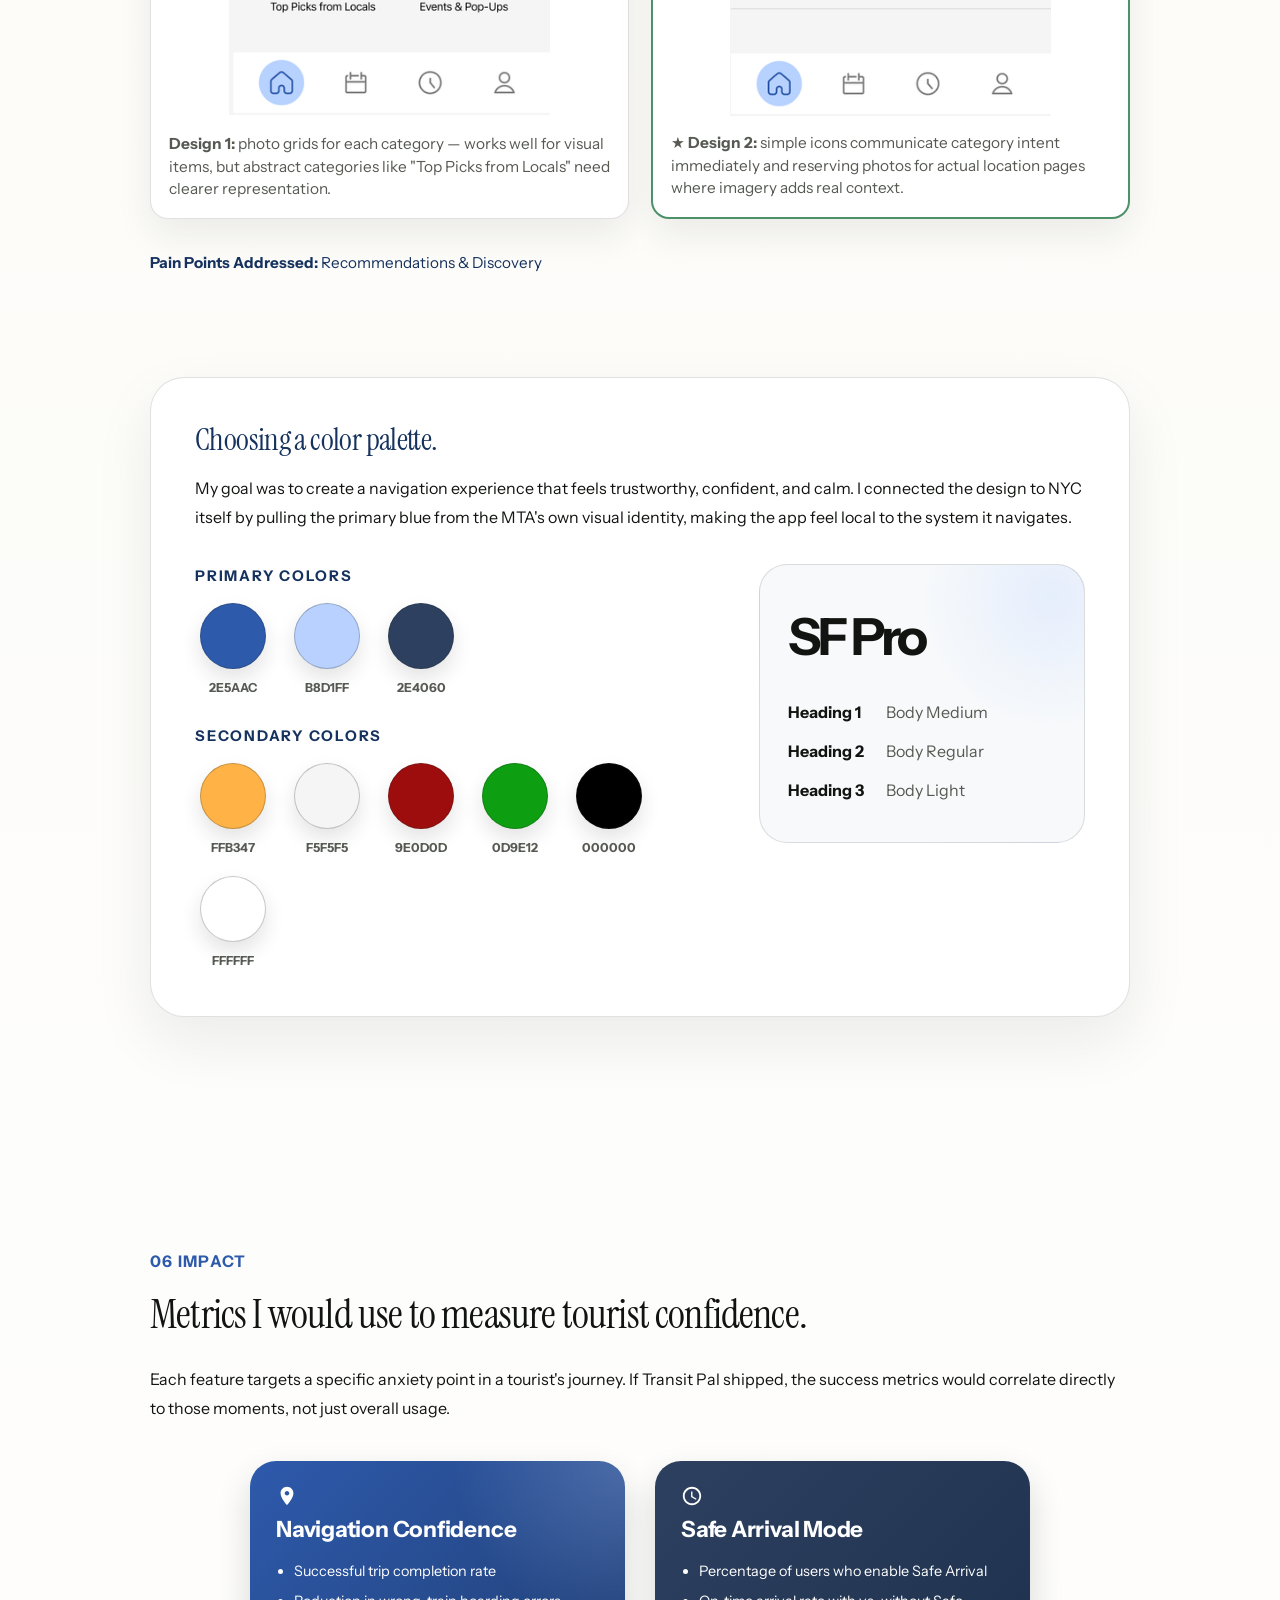
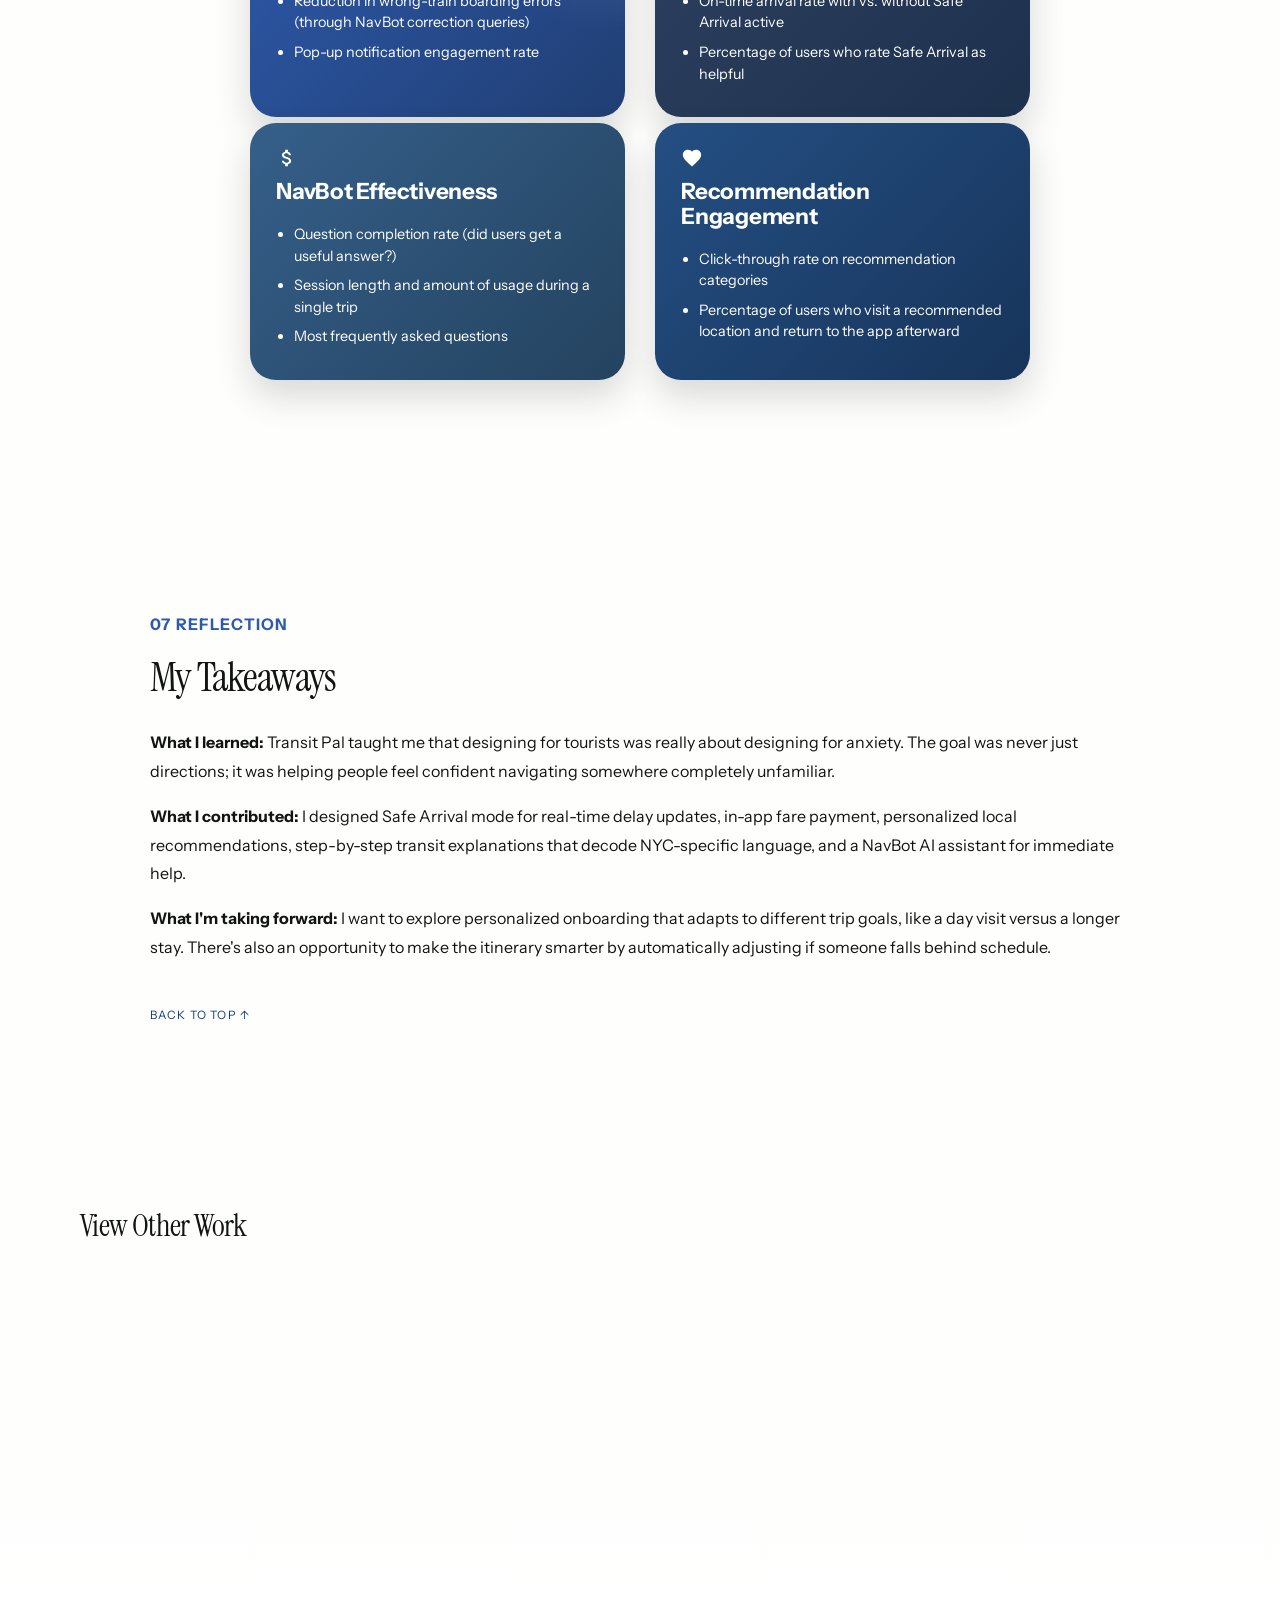
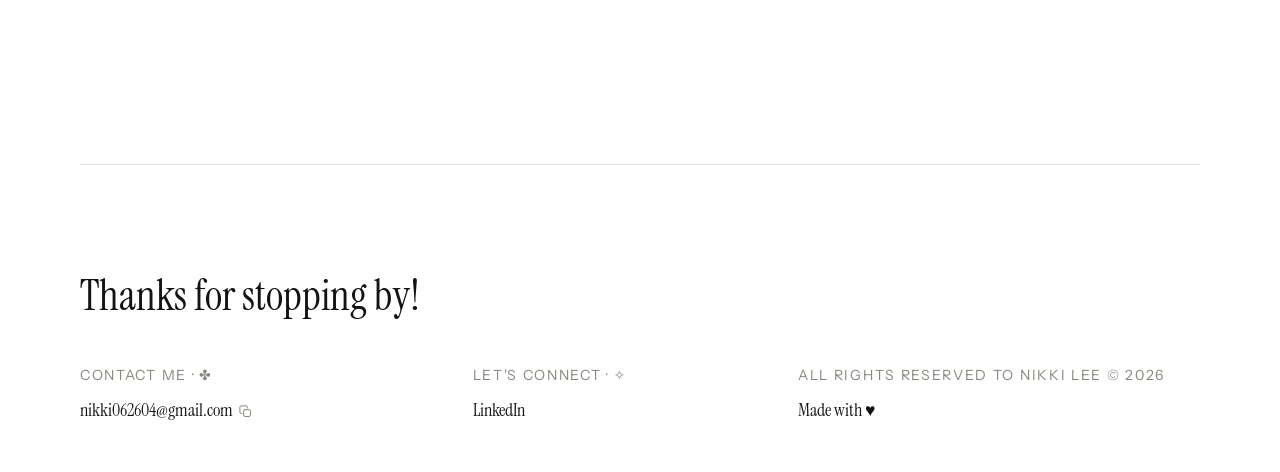
<file: transit-pal/index.html>
<!doctype html>
<html lang="en">
  <head>
    <meta charset="utf-8" />
    <meta name="viewport" content="width=device-width, initial-scale=1" />
    <title>Transit Pal — Nikki Lee</title>
    <meta
      name="description"
      content="Transit Pal case study by Nikki Lee, UI/UX Designer."
    />
    <meta name="theme-color" content="#f7f2df" />
    <link rel="icon" href="../assets/favicon.svg" type="image/svg+xml" />
    <link rel="stylesheet" href="../styles.css" />
    <script defer src="../script.js"></script>
  </head>
  <body class="case-page transit-page">
    <a class="skip-link" href="#main">Skip to content</a>
    <div class="grain" aria-hidden="true"></div>
    <div class="cursor-glow" aria-hidden="true"></div>

    <header class="site-header" data-header>
      <nav class="nav shell" aria-label="Main navigation">
        <a class="brand" href="/" aria-label="Nikki Lee home">Nikki Lee</a>
        <button
          class="nav-toggle"
          type="button"
          aria-expanded="false"
          aria-controls="site-menu"
          data-nav-toggle
        >
          <span class="nav-toggle-line" aria-hidden="true"></span>
          <span class="sr-only">Open menu</span>
        </button>
        <div class="nav-pill" id="site-menu" data-nav-menu>
          <a href="/">Home</a>
          <a href="../play/">Play</a>
          <a href="../about/">About</a>
        </div>
      </nav>

    </header>

    <main id="main">
      <section class="case-cover" id="top">
        <div class="case-cover-art transit-hero-art" data-reveal>
          <img
            src="../assets/transit/hero.webp"
            alt="Transit Pal main app screens"
          />
        </div>
      </section>

      <section class="case-hero-intro" aria-labelledby="case-title">
        <div class="shell case-hero-grid" data-reveal>
          <div>
            <h1 id="case-title">Transit Pal</h1>
            <p class="case-subtitle">
              Tourist Confidence System for NYC Transit Navigation
            </p>
            <div class="tag-row case-tags" aria-label="Project tags">
              <span>Consumer App</span>
              <span>Transit &amp; Navigation</span>
              <span>UX Research</span>
            </div>
          </div>
          <div class="case-problem-card">
            <p class="section-kicker">Problem</p>
            <p>
              NYC tourists struggle with unpredictable delays, city-specific
              terminology that existing apps don't explain, and a lack of
              trustworthy local recommendations, leaving them feeling anxious
              and unsupported throughout their trip.
            </p>
          </div>
        </div>
        <div class="shell case-hero-facts" data-reveal>
          <div>
            <h2>Team</h2>
            <p>Solo</p>
          </div>
          <div>
            <h2>Role</h2>
            <p>UI/UX Designer</p>
          </div>
          <div>
            <h2>Duration</h2>
            <p>Jun – Aug 2025</p>
          </div>
        </div>
        <div class="shell" data-reveal>
          <div class="dialogue-shift-callout">
            <p class="section-kicker">Key Outcome</p>
            <p>
              Designed a tourist-first NYC transit app with Safe Arrival mode
              for delay recovery, a NavBot AI assistant for real-time guidance,
              simplified fare and payment flows, and curated local
              recommendations, giving visitors a complete support system for
              navigating the city on their own.
            </p>
          </div>
        </div>
        <div class="shell what-i-drove-row" data-reveal>
          <p class="section-kicker">What I Drove</p>
          <div class="what-i-drove-chips">
            <span>UX Research</span>
            <span>User Interviews</span>
            <span>Competitive Analysis</span>
            <span>Information Architecture</span>
            <span>High-Fidelity Mockups</span>
          </div>
        </div>
        <div class="shell case-product-grid" data-reveal>
          <div>
            <h2>Product</h2>
            <p>
              Transit Pal is a tourist-focused NYC transit app featuring Safe
              Arrival mode, curated local recommendations, and an integrated AI
              chatbot that helps visitors navigate the city with confidence,
              even when things go wrong.
            </p>
          </div>
          <div>
            <h2>Tools & Skills</h2>
            <div class="what-i-drove-chips">
              <span>Figma</span>
              <span>User Interviews</span>
              <span>Wireframing</span>
              <span>High-Fidelity Prototypes</span>
              <span>Competitive Analysis</span>
            </div>
          </div>
        </div>
        <div class="view-full-wrap shell" data-reveal>
          <div class="view-toggle" data-view-toggle>
            <p class="view-toggle-label">You are now viewing:</p>
            <div
              class="view-toggle-pill"
              role="group"
              aria-label="Case study detail level"
            >
              <button
                type="button"
                class="view-toggle-btn is-active"
                data-view-summary
                aria-pressed="true"
              >
                Summary
              </button>
              <button
                type="button"
                class="view-toggle-btn"
                data-view-full
                aria-pressed="false"
              >
                Full Case Study
              </button>
            </div>
          </div>
        </div>
      </section>

      <nav class="case-jump shell" aria-label="Case study sections" data-reveal>
        <a href="#solution">solution</a>
        <a href="#research">research</a>
        <a href="#define">define</a>
        <a href="#ideation">ideation</a>
        <a href="#design">design</a>
        <a href="#impact">impact</a>
        <a href="#reflection">reflection</a>
      </nav>

      <!-- ── SOLUTION ── -->
      <section
        class="case-section"
        id="solution"
        aria-labelledby="solution-title"
      >
        <div class="shell narrative-block">
          <p class="section-kicker">01 Solution</p>
          <h2 id="solution-title">Our Tourist-Friendly App: Transit Pal</h2>

          <div class="phone-feature-grid">
            <article class="phone-feature" data-reveal>
              <img
                src="../assets/transit/main-flow.gif"
                alt="Transit Pal main screens animation"
                loading="lazy"
              />
              <div>
                <h3>Main Screens</h3>
                <ul>
                  <li>
                    <strong>Homepage:</strong> Search bar alongside curated
                    local discovery
                  </li>
                  <li>
                    <strong>Saved:</strong> Upcoming and past journeys, plus
                    saved locations
                  </li>
                  <li>
                    <strong>Departures:</strong> Real-time schedules for nearby
                    transportation
                  </li>
                  <li>
                    <strong>Profile:</strong> Travel cards to manage funds and
                    track transit spending
                  </li>
                </ul>
                <a
                  class="button button-primary"
                  href="https://www.figma.com/proto/2vDDAxQ1nMdrb86BqnSd2e/NY-Tourist-Transit-App?node-id=2142-12729&p=f&t=dwxX9uehJjtiSE8g-1&scaling=scale-down&content-scaling=fixed&page-id=84%3A816&starting-point-node-id=2142%3A12729&show-proto-sidebar=1"
                  target="_blank"
                  rel="noreferrer"
                  >View Prototype →</a
                >
              </div>
            </article>
            <article class="phone-feature" data-reveal>
              <img
                src="../assets/transit/directions.gif"
                alt="Transit Pal directions screen"
                loading="lazy"
              />
              <div>
                <h3>Directions Made Easy</h3>
                <ul>
                  <li>
                    <strong>Smart notifications</strong> with tips and
                    terminology explanations tourists might not know
                  </li>
                  <li>
                    <strong>Safe Arrival Mode</strong> adds buffer time for
                    delays, walking, and missed transfers
                  </li>
                  <li>
                    <strong>Multi-trip planning</strong> combines several
                    journeys into one seamless flow
                  </li>
                </ul>
              </div>
            </article>
            <article class="phone-feature" data-reveal data-full-only>
              <img
                src="../assets/transit/departures.gif"
                alt="Transit Pal departures screens"
                loading="lazy"
              />
              <div>
                <h3>Departures Near You</h3>
                <ul>
                  <li>
                    <strong>Schedule widgets</strong> showing live
                    transportation times and routes
                  </li>
                  <li>
                    <strong>Favorite lines</strong> for quick access to frequent
                    trips
                  </li>
                  <li>
                    <strong>Live status and crowd meter</strong> to plan ahead
                    and avoid packed trains
                  </li>
                </ul>
              </div>
            </article>
            <article class="phone-feature" data-reveal>
              <img
                src="../assets/transit/navbot.gif"
                alt="Transit Pal NavBot screen"
                loading="lazy"
              />
              <div>
                <h3>NavBot</h3>
                <ul>
                  <li>
                    <strong>Ask anything</strong> in natural language, including
                    about delays, directions, terminology, or what to do nearby
                  </li>
                  <li>
                    <strong>Immediate responses</strong> for mid-trip
                    emergencies
                  </li>
                  <li>
                    <strong>Personalized tips</strong> based on your current
                    journey and destination
                  </li>
                </ul>
              </div>
            </article>
            <article class="phone-feature" data-reveal data-full-only>
              <img
                src="../assets/transit/recommendations.gif"
                alt="Transit Pal recommendations screen"
                loading="lazy"
              />
              <div>
                <h3>Recommendations</h3>
                <ul>
                  <li>
                    <strong>Six curated categories</strong> ranging from local
                    favorites to popular must-sees
                  </li>
                  <li>
                    <strong>Featured spots</strong> for when you're not sure
                    where to start
                  </li>
                  <li>
                    <strong>Ratings and context</strong> to help tourists make
                    confident decisions
                  </li>
                </ul>
              </div>
            </article>
          </div>
        </div>
      </section>

      <!-- ── RESEARCH ── -->
      <section
        class="case-section"
        id="research"
        aria-labelledby="research-title"
      >
        <div class="shell narrative-block">
          <p class="section-kicker">02 Research</p>
          <h2 id="research-title">
            Tourists face unique challenges when navigating a new city.
          </h2>
          <p>
            Whenever I traveled, I found myself confused by transit signs and
            directions in unfamiliar cities. Since I'm from New York, where even
            locals get lost sometimes, I suspected tourists faced unique
            struggles that existing navigation apps weren't solving, so I
            decided to look into it.
          </p>

          <div class="subsection" data-reveal>
            <h3>Competitive analysis of existing transit apps.</h3>
            <p>
              I conducted a SWOT analysis of the most popular transit apps to
              identify what they got right and where they systematically failed
              tourists.
            </p>
            <div class="dialogue-shift-callout">
              <p class="section-kicker">Key Finding</p>
              <p>
                The finding was consistent across all apps:
                <strong
                  >existing transit apps are designed for locals, not
                  visitors.</strong
                >
                They give directions without context, show delays without
                explanation, and offer no curated path for someone exploring the
                city for the first time.
              </p>
            </div>

            <div class="compare-table-wrap" data-reveal data-full-only>
              <div class="compare-table">
                <div class="compare-table-head">
                  <span class="compare-head-spacer"></span>
                  <span class="compare-app">
                    <span class="compare-dot" style="background: #3ecf72"></span>
                    Google Maps
                  </span>
                  <span class="compare-app">
                    <span class="compare-dot" style="background: #f2884b"></span>
                    Apple Maps
                  </span>
                  <span class="compare-app">
                    <span class="compare-dot" style="background: #5b6fd6"></span>
                    Transit App
                  </span>
                </div>

                <div class="compare-table-row">
                  <div class="compare-feature">
                    Transit terminology explained
                    <span class="compare-feature-sub"
                      >(express/local, uptown/downtown)</span
                    >
                  </div>
                  <div class="compare-value compare-none">✕ Not addressed</div>
                  <div class="compare-value compare-none">✕ Not addressed</div>
                  <div class="compare-value compare-none">✕ Not addressed</div>
                </div>

                <div class="compare-table-row">
                  <div class="compare-feature">Real-time delay tracking</div>
                  <div class="compare-value compare-partial">~ Basic alerts</div>
                  <div class="compare-value compare-partial">~ Basic alerts</div>
                  <div class="compare-value compare-strong">✓ Strong</div>
                </div>

                <div class="compare-table-row">
                  <div class="compare-feature">
                    Buffer time for delays &amp; transfers
                  </div>
                  <div class="compare-value compare-none">✕ Not included</div>
                  <div class="compare-value compare-none">✕ Not included</div>
                  <div class="compare-value compare-none">✕ Not included</div>
                </div>

                <div class="compare-table-row">
                  <div class="compare-feature">
                    Tourist-curated recommendations
                  </div>
                  <div class="compare-value compare-partial">~ Generic nearby</div>
                  <div class="compare-value compare-partial">~ Generic nearby</div>
                  <div class="compare-value compare-none">✕ None</div>
                </div>

                <div class="compare-table-row">
                  <div class="compare-feature">
                    In-app payment management
                    <span class="compare-feature-sub">(OMNY / MetroCard)</span>
                  </div>
                  <div class="compare-value compare-none">✕ Not available</div>
                  <div class="compare-value compare-none">✕ Not available</div>
                  <div class="compare-value compare-none">✕ Not available</div>
                </div>

                <div class="compare-table-row">
                  <div class="compare-feature">AI assistance mid-trip</div>
                  <div class="compare-value compare-partial">~ Limited</div>
                  <div class="compare-value compare-partial">~ Siri only</div>
                  <div class="compare-value compare-none">✕ None</div>
                </div>
              </div>
            </div>
          </div>

          <div class="subsection" data-reveal>
            <h3>Interviewing tourists about their biggest frustrations.</h3>
            <p>
              I interviewed four non-native New Yorkers in their 20s who had
              previously visited NYC, and organized their frustrations into four
              common categories:
            </p>
            <div class="transit-research-board" data-reveal>
              <div class="board-columns">
                <div class="board-col">
                  <div class="board-col-header">
                    <span class="route-circle" style="background: #2e5aac"
                      >N</span
                    >
                    Navigation &amp; Terminology
                  </div>
                  <div class="sticky-note sn-blue">
                    Express vs. local train — users missed stops without
                    realising the difference
                  </div>
                  <div class="sticky-note sn-blue sn-tilt-r">
                    "Uptown" and "downtown" are meaningless without knowing the
                    city's geography
                  </div>
                  <div class="sticky-note sn-blue sn-tilt-l">
                    No in-context explanations when confusing terms appear
                    mid-route
                  </div>
                </div>

                <div class="board-col">
                  <div class="board-col-header">
                    <span class="route-circle" style="background: #b84a2a"
                      >T</span
                    >
                    Timing &amp; Delays
                  </div>
                  <div class="sticky-note sn-orange sn-tilt-r">
                    Delays shown with no buffer time or recovery suggestion
                  </div>
                  <div class="sticky-note sn-orange">
                    Walking time between exits and platforms not included in
                    directions
                  </div>
                  <div class="sticky-note sn-orange sn-tilt-l">
                    Missed transfers caused late arrivals with no warning
                  </div>
                </div>

                <div class="board-col">
                  <div class="board-col-header">
                    <span class="route-circle" style="background: #2e7a4e"
                      >P</span
                    >
                    Payment
                  </div>
                  <div class="sticky-note sn-green">
                    MetroCard vs. OMNY — tourists didn't know which to get or
                    how to reload
                  </div>
                  <div class="sticky-note sn-green sn-tilt-r">
                    No app lets you add funds; requires a kiosk visit or
                    separate website
                  </div>
                  <div class="sticky-note sn-green sn-tilt-l">
                    First-time card setup was confusing and stressful at the
                    turnstile
                  </div>
                </div>

                <div class="board-col">
                  <div class="board-col-header">
                    <span class="route-circle" style="background: #7b4fa6"
                      >R</span
                    >
                    Recommendations
                  </div>
                  <div class="sticky-note sn-purple sn-tilt-r">
                    No curated tourist-friendly discovery in any navigation app
                  </div>
                  <div class="sticky-note sn-purple">
                    Generic "nearby" results feel irrelevant — not made for
                    first-time visitors
                  </div>
                  <div class="sticky-note sn-purple sn-tilt-l">
                    No way to ask where to go or get local tips mid-trip
                  </div>
                </div>
              </div>
            </div>

            <div class="quote-with-response" data-reveal data-full-only>
              <blockquote>
                "My stop was skipped so many times because I accidentally got on
                the express train, not knowing it was different from the local."
              </blockquote>
            </div>
            <div class="quote-with-response" data-reveal data-full-only>
              <blockquote>
                "I'm always confused by terms like 'uptown' vs. 'downtown' or
                'Queens-bound' vs. 'Brooklyn-bound.' I'm not familiar with the
                city's geography."
              </blockquote>
            </div>
          </div>
        </div>
      </section>

      <!-- ── DEFINE ── -->
      <section class="case-section" id="define" aria-labelledby="define-title">
        <div class="shell narrative-block">
          <p class="section-kicker">03 Define</p>

          <div class="hmw-panel" data-reveal>
            <p>These pain points pointed to a single design challenge:</p>
            <h3>
              How might I design a tourist-centered transit experience that
              helps visitors understand routes, recover from delays, decode
              city-specific language, and discover trustworthy local
              recommendations?
            </h3>
          </div>
        </div>
      </section>

      <!-- ── IDEATION ── -->
      <section
        class="case-section"
        id="ideation"
        aria-labelledby="ideation-title"
      >
        <div class="shell narrative-block">
          <p class="section-kicker">04 Ideation</p>
          <h2 id="ideation-title">
            Turning pain points into features and deciding what to build first.
          </h2>
          <p>
            Each of the four pain points mapped directly to a design solution:
          </p>
          <div class="problem-grid pain-grid feature-grid">
            <article class="insight-card" data-reveal>
              <span class="card-icon"
                ><svg
                  viewBox="0 0 24 24"
                  fill="currentColor"
                  width="24"
                  height="24"
                >
                  <path
                    d="M12 2C8.13 2 5 5.13 5 9c0 5.25 7 13 7 13s7-7.75 7-13c0-3.87-3.13-7-7-7zm0 9.5c-1.38 0-2.5-1.12-2.5-2.5s1.12-2.5 2.5-2.5 2.5 1.12 2.5 2.5-1.12 2.5-2.5 2.5z"
                  /></svg
              ></span>
              <h3>Navigation &amp; Terminology</h3>
              <ul>
                <li>NavBot — AI chat for real-time navigation help</li>
                <li>
                  Inline pop-ups that decode unfamiliar terms and highlight
                  accessible station entrances
                </li>
              </ul>
            </article>
            <article class="insight-card" data-reveal>
              <span class="card-icon"
                ><svg
                  viewBox="0 0 24 24"
                  fill="currentColor"
                  width="24"
                  height="24"
                >
                  <path
                    d="M11.99 2C6.47 2 2 6.48 2 12s4.47 10 9.99 10C17.52 22 22 17.52 22 12S17.52 2 11.99 2zM12 20c-4.42 0-8-3.58-8-8s3.58-8 8-8 8 3.58 8 8-3.58 8-8 8zm.5-13H11v6l5.25 3.15.75-1.23-4.5-2.67V7z"
                  /></svg
              ></span>
              <h3>Timing &amp; Delays</h3>
              <ul>
                <li>
                  Safe Arrival mode that adds buffer time for delays, transfers,
                  and walking
                </li>
                <li>Accurate walking times for station exits and transfers</li>
                <li>Simplified delay and alert descriptions</li>
              </ul>
            </article>
            <article class="insight-card" data-reveal>
              <span class="card-icon"
                ><svg
                  viewBox="0 0 24 24"
                  fill="currentColor"
                  width="24"
                  height="24"
                >
                  <path
                    d="M11.8 10.9c-2.27-.59-3-1.2-3-2.15 0-1.09 1.01-1.85 2.7-1.85 1.78 0 2.44.85 2.5 2.1h2.21c-.07-1.72-1.12-3.3-3.21-3.81V3h-3v2.16c-1.94.42-3.5 1.68-3.5 3.61 0 2.31 1.91 3.46 4.7 4.13 2.5.6 3 1.48 3 2.41 0 .69-.49 1.79-2.7 1.79-2.06 0-2.87-.92-2.98-2.1h-2.2c.12 2.19 1.76 3.42 3.68 3.83V21h3v-2.15c1.95-.37 3.5-1.5 3.5-3.55 0-2.84-2.43-3.81-4.7-4.4z"
                  /></svg
              ></span>
              <h3>Payment</h3>
              <ul>
                <li>Link and reload OMNY card from the app's profile page</li>
                <li>
                  Pop-up education on payment methods when entering a station
                </li>
              </ul>
            </article>
            <article class="insight-card" data-reveal>
              <span class="card-icon"
                ><svg
                  viewBox="0 0 24 24"
                  fill="currentColor"
                  width="24"
                  height="24"
                >
                  <path
                    d="M12 21.35l-1.45-1.32C5.4 15.36 2 12.28 2 8.5 2 5.42 4.42 3 7.5 3c1.74 0 3.41.81 4.5 2.09C13.09 3.81 14.76 3 16.5 3 19.58 3 22 5.42 22 8.5c0 3.78-3.4 6.86-8.55 11.54L12 21.35z"
                  /></svg
              ></span>
              <h3>Recommendations</h3>
              <ul>
                <li>Curated local categories on the home page</li>
                <li>
                  Tourist-specific sections — local favorites, landmarks,
                  must-try restaurants
                </li>
                <li>
                  NavBot can give personalized recommendations and build
                  itineraries mid-trip
                </li>
              </ul>
            </article>
          </div>
        </div>
      </section>

      <!-- ── DESIGN ── -->
      <section class="case-section" id="design" aria-labelledby="design-title">
        <div class="shell narrative-block">
          <p class="section-kicker">05 Design</p>
          <h2 id="design-title">Wireframes and mockups.</h2>
          <div class="subsection">
            <h3>Home Screen</h3>
            <p>
              My first home screen showed tourists the train and bus times
              nearest to them the moment they opened the app. But after thinking
              deeper into what tourists actually needed, I realized they also
              needed help figuring out where to go in the first place. I
              redesigned the home screen to put recommendations and navigation
              directly on the page alongside transit access to better match what
              tourists actually needed.
            </p>
            <div class="image-grid two-up" data-reveal>
              <figure class="artifact-card">
                <img
                  src="../assets/transit/home-screen-before.webp"
                  alt="Original home screen showing nearby train and bus departures"
                  loading="lazy"
                />
                <figcaption>
                  <strong>Before:</strong> shows tourists the train and bus
                  times nearest to them as soon as they open the app.
                </figcaption>
              </figure>
              <figure class="artifact-card is-selected">
                <img
                  src="../assets/transit/home-screen-after.webp"
                  alt="Redesigned home screen with Hi Nikki welcome message, search, and recommendations"
                  loading="lazy"
                />
                <figcaption>
                  <strong>After:</strong> recommendations and navigation now
                  live directly on the page too, better suiting what tourists
                  actually need.
                </figcaption>
              </figure>
            </div>
            <p class="pain-addressed">
              <strong>Pain Points Addressed:</strong> Navigation &amp;
              Accessibility · Recommendations &amp; Discovery
            </p>
          </div>

          <div class="subsection">
            <h3>NavBot Screen</h3>
            <p>
              I integrated an <strong>AI chatbot</strong> to support tourists
              encountering unpredictable mid-trip situations (delays, missed
              trains, construction) where quick in-person help isn't available.
              NavBot lets users ask real-time questions in natural language and
              get instant, specific responses.
            </p>
            <p>
              I designed NavBot to feel like a chat room: familiar,
              low-pressure, and fast. I tested two layouts:
            </p>
            <div class="image-grid two-up" data-reveal>
              <figure class="artifact-card">
                <img
                  src="../assets/transit/navbot-design-1.webp"
                  alt="NavBot Design 1: suggested prompts listed directly under the greeting message"
                  loading="lazy"
                />
                <figcaption>
                  <strong>Design 1:</strong> prompts tucked right under NavBot's
                  message don't stand out, and stacking text makes it feel
                  cluttered.
                </figcaption>
              </figure>
              <figure class="artifact-card is-selected">
                <img
                  src="../assets/transit/navbot-design-2.webp"
                  alt="NavBot Design 2: suggested prompts shown as centered tappable cards"
                  loading="lazy"
                />
                <figcaption>
                  <strong>★ Design 2:</strong> centering suggested prompts as
                  tappable cards draws attention to what NavBot can help with.
                </figcaption>
              </figure>
            </div>
            <p class="pain-addressed">
              <strong>Pain Points Addressed:</strong> Navigation &amp;
              Accessibility · Recommendations &amp; Discovery
            </p>
          </div>

          <div class="subsection subsection-pair" data-full-only>
            <div class="subsection-pair-item">
              <h3>Directions Page</h3>
              <div data-reveal>
                <p>
                  The directions page includes
                  <strong>Safe Arrival mode</strong>, which adds buffer time for
                  delays, walking, and missed transfers.
                  <strong>Pop-up notifications</strong> explain city-specific
                  terminology, delays, and payment cues directly in the flow.
                </p>
                <figure class="artifact-card" style="margin-top: 16px">
                  <img
                    src="../assets/transit/directions-wireframe.webp"
                    alt="Directions page wireframe showing Safe Arrival Mode buffer breakdown and pop-up notification stops"
                    loading="lazy"
                  />
                  <figcaption>
                    Safe Arrival Mode breaks down buffer times. Pop-up
                    notifications inform tourists throughout the journey.
                  </figcaption>
                </figure>
              </div>
              <p class="pain-addressed">
                <strong>Pain Points Addressed:</strong> Navigation &amp;
                Accessibility · Timing &amp; Scheduling
              </p>
            </div>

            <div class="subsection-pair-item">
              <h3>Profile Page &amp; Payment</h3>
              <div data-reveal>
                <p>
                  No app currently allows tourists add money to their OMNY card.
                  I designed a profile page that links transit cards directly,
                  allowing users to navigate and pay all in one place, removing
                  payment anxiety entirely.
                </p>
                <figure class="artifact-card" style="margin-top: 16px">
                  <img
                    src="../assets/transit/profile-wireframe.webp"
                    alt="Transit Pal profile page wireframe with travel cards, balance, and settings"
                    loading="lazy"
                  />
                  <figcaption>
                    OMNY card and credit cards linked from profile so users can
                    manage funds and track spending without leaving the app.
                  </figcaption>
                </figure>
              </div>
              <p class="pain-addressed">
                <strong>Pain Points Addressed:</strong> Payment
              </p>
            </div>
          </div>

          <div class="subsection">
            <h3>Recommendations Page</h3>
            <p>
              Tourists visit NYC for many different reasons. To avoid a
              one-size-fits-all result page, I organized recommendations into
              six categories ranging from local favorites to must-see
              attractions — giving different types of tourists a clear starting
              point without endless scrolling.
            </p>
            <div class="image-grid two-up" data-reveal>
              <figure class="artifact-card">
                <img
                  src="../assets/transit/wireframe-recommendations-d1.webp"
                  alt="Recommendations Design 1: photo grid layout"
                  loading="lazy"
                />
                <figcaption>
                  <strong>Design 1:</strong> photo grids for each category —
                  works well for visual items, but abstract categories like "Top
                  Picks from Locals" need clearer representation.
                </figcaption>
              </figure>
              <figure class="artifact-card is-selected">
                <img
                  src="../assets/transit/wireframe-recommendations-d2.webp"
                  alt="Recommendations Design 2: icon list layout with dark navy circles"
                  loading="lazy"
                />
                <figcaption>
                  <strong>★ Design 2:</strong> simple icons communicate category
                  intent immediately and reserving photos for actual location
                  pages where imagery adds real context.
                </figcaption>
              </figure>
            </div>
            <p class="pain-addressed">
              <strong>Pain Points Addressed:</strong> Recommendations &amp;
              Discovery
            </p>
          </div>

          <div class="subsection color-palette">
            <h3>Choosing a color palette.</h3>
            <p>
              My goal was to create a navigation experience that feels
              trustworthy, confident, and calm. I connected the design to NYC
              itself by pulling the primary blue from the MTA's own visual
              identity, making the app feel local to the system it navigates.
            </p>
            <div class="palette-grid" data-reveal>
              <div>
                <h4>Primary Colors</h4>
                <div class="swatches">
                  <span style="--swatch: #2e5aac">2E5AAC</span>
                  <span style="--swatch: #b8d1ff">B8D1FF</span>
                  <span style="--swatch: #2e4060">2E4060</span>
                </div>
                <h4>Secondary Colors</h4>
                <div class="swatches">
                  <span style="--swatch: #ffb347">FFB347</span>
                  <span style="--swatch: #f5f5f5">F5F5F5</span>
                  <span style="--swatch: #9e0d0d">9E0D0D</span>
                  <span style="--swatch: #0d9e12">0D9E12</span>
                  <span style="--swatch: #000000">000000</span>
                  <span style="--swatch: #ffffff">FFFFFF</span>
                </div>
              </div>
              <div class="type-card">
                <strong>SF Pro</strong>
                <p><span>Heading 1</span> Body Medium</p>
                <p><span>Heading 2</span> Body Regular</p>
                <p><span>Heading 3</span> Body Light</p>
              </div>
            </div>
          </div>
        </div>
      </section>

      <!-- ── IMPACT ── -->
      <section class="case-section" id="impact" aria-labelledby="impact-title">
        <div class="shell narrative-block">
          <p class="section-kicker">06 Impact</p>
          <h2 id="impact-title">
            Metrics I would use to measure tourist confidence.
          </h2>
          <p>
            Each feature targets a specific anxiety point in a tourist's
            journey. If Transit Pal shipped, the success metrics would correlate
            directly to those moments, not just overall usage.
          </p>
          <div class="metric-grid">
            <article class="metric-card transit-metric" data-reveal>
              <span
                ><svg
                  viewBox="0 0 24 24"
                  fill="currentColor"
                  width="22"
                  height="22"
                >
                  <path
                    d="M12 2C8.13 2 5 5.13 5 9c0 5.25 7 13 7 13s7-7.75 7-13c0-3.87-3.13-7-7-7zm0 9.5c-1.38 0-2.5-1.12-2.5-2.5s1.12-2.5 2.5-2.5 2.5 1.12 2.5 2.5-1.12 2.5-2.5 2.5z"
                  /></svg
              ></span>
              <h3>Navigation Confidence</h3>
              <ul>
                <li>Successful trip completion rate</li>
                <li>
                  Reduction in wrong-train boarding errors (through NavBot
                  correction queries)
                </li>
                <li>Pop-up notification engagement rate</li>
              </ul>
            </article>
            <article class="metric-card transit-metric" data-reveal>
              <span
                ><svg
                  viewBox="0 0 24 24"
                  fill="currentColor"
                  width="22"
                  height="22"
                >
                  <path
                    d="M11.99 2C6.47 2 2 6.48 2 12s4.47 10 9.99 10C17.52 22 22 17.52 22 12S17.52 2 11.99 2zM12 20c-4.42 0-8-3.58-8-8s3.58-8 8-8 8 3.58 8 8-3.58 8-8 8zm.5-13H11v6l5.25 3.15.75-1.23-4.5-2.67V7z"
                  /></svg
              ></span>
              <h3>Safe Arrival Mode</h3>
              <ul>
                <li>Percentage of users who enable Safe Arrival</li>
                <li>
                  On-time arrival rate with vs. without Safe Arrival active
                </li>
                <li>Percentage of users who rate Safe Arrival as helpful</li>
              </ul>
            </article>
            <article class="metric-card transit-metric" data-reveal>
              <span
                ><svg
                  viewBox="0 0 24 24"
                  fill="currentColor"
                  width="22"
                  height="22"
                >
                  <path
                    d="M11.8 10.9c-2.27-.59-3-1.2-3-2.15 0-1.09 1.01-1.85 2.7-1.85 1.78 0 2.44.85 2.5 2.1h2.21c-.07-1.72-1.12-3.3-3.21-3.81V3h-3v2.16c-1.94.42-3.5 1.68-3.5 3.61 0 2.31 1.91 3.46 4.7 4.13 2.5.6 3 1.48 3 2.41 0 .69-.49 1.79-2.7 1.79-2.06 0-2.87-.92-2.98-2.1h-2.2c.12 2.19 1.76 3.42 3.68 3.83V21h3v-2.15c1.95-.37 3.5-1.5 3.5-3.55 0-2.84-2.43-3.81-4.7-4.4z"
                  /></svg
              ></span>
              <h3>NavBot Effectiveness</h3>
              <ul>
                <li>
                  Question completion rate (did users get a useful answer?)
                </li>
                <li>Session length and amount of usage during a single trip</li>
                <li>Most frequently asked questions</li>
              </ul>
            </article>
            <article class="metric-card transit-metric" data-reveal>
              <span
                ><svg
                  viewBox="0 0 24 24"
                  fill="currentColor"
                  width="22"
                  height="22"
                >
                  <path
                    d="M12 21.35l-1.45-1.32C5.4 15.36 2 12.28 2 8.5 2 5.42 4.42 3 7.5 3c1.74 0 3.41.81 4.5 2.09C13.09 3.81 14.76 3 16.5 3 19.58 3 22 5.42 22 8.5c0 3.78-3.4 6.86-8.55 11.54L12 21.35z"
                  /></svg
              ></span>
              <h3>Recommendation Engagement</h3>
              <ul>
                <li>Click-through rate on recommendation categories</li>
                <li>
                  Percentage of users who visit a recommended location and
                  return to the app afterward
                </li>
              </ul>
            </article>
          </div>
        </div>
      </section>

      <!-- ── REFLECTION ── -->
      <section
        class="case-section"
        id="reflection"
        aria-labelledby="reflection-title"
      >
        <div class="shell narrative-block reflection-block">
          <p class="section-kicker">07 Reflection</p>
          <h2 id="reflection-title">My Takeaways</h2>
          <p>
            <strong>What I learned:</strong> Transit Pal taught me that
            designing for tourists was really about designing for anxiety. The
            goal was never just directions; it was helping people feel confident
            navigating somewhere completely unfamiliar.
          </p>
          <p>
            <strong>What I contributed:</strong> I designed Safe Arrival mode
            for real-time delay updates, in-app fare payment, personalized local
            recommendations, step-by-step transit explanations that decode
            NYC-specific language, and a NavBot AI assistant for immediate help.
          </p>
          <p>
            <strong>What I'm taking forward:</strong> I want to explore
            personalized onboarding that adapts to different trip goals, like a
            day visit versus a longer stay. There's also an opportunity to make
            the itinerary smarter by automatically adjusting if someone falls
            behind schedule.
          </p>
          <a class="text-arrow back-top" href="#top">back to top ↑</a>
        </div>
      </section>

      <section
        class="case-section other-work"
        aria-labelledby="other-work-title"
      >
        <div class="shell">
          <h2 id="other-work-title">View Other Work</h2>
          <div class="other-work-grid">
            <a class="small-work-card" href="../sorcea-labs/" data-reveal>
              <div class="work-image"><img
                src="../assets/portfolio/thumb-sorcea.png"
                alt="Sorcea Labs case study"
                loading="lazy"
              /></div>
              <h3>Sorcea Labs</h3>
              <p class="small-work-type">Skincare Market Intelligence Website</p>
            </a>
            <a class="small-work-card" href="../beli/" data-reveal>
              <div class="work-image"><img
                src="../assets/portfolio/thumb-beli.png"
                alt="Beli case study"
                loading="lazy"
              /></div>
              <h3>Beli</h3>
              <p class="small-work-type">Food Rating App</p>
            </a>
          </div>
        </div>
      </section>
    </main>

    <footer class="footer shell" id="footer">
      <h2 class="footer-title">Thanks for stopping by!</h2>
      <div class="footer-columns">
        <div>
          <p>Contact me · ✤</p>
          <span class="contact-email">
            <a href="mailto:nikki062604@gmail.com">nikki062604@gmail.com</a>
            <button
              type="button"
              class="copy-email"
              data-copy-email="nikki062604@gmail.com"
              aria-label="Copy email address"
              title="Copy email address"
            >
              <svg viewBox="0 0 24 24" width="15" height="15" fill="none" stroke="currentColor" stroke-width="1.6" stroke-linecap="round" stroke-linejoin="round" aria-hidden="true">
                <rect x="9" y="9" width="11" height="11" rx="2.5" />
                <path d="M6.5 15H5a2 2 0 0 1-2-2V5a2 2 0 0 1 2-2h8a2 2 0 0 1 2 2v1.5" />
              </svg>
            </button>
          </span>
        </div>
        <div>
          <p>Let's connect · ✧</p>
          <a
            href="https://www.linkedin.com/in/nikkilee26/"
            target="_blank"
            rel="noreferrer"
            >LinkedIn</a
          >
        </div>
        <div>
          <p>All rights reserved to Nikki Lee © <span data-year></span></p>
          <strong>Made with ♥</strong>
        </div>
      </div>
    </footer>
  </body>
</html>
</file>
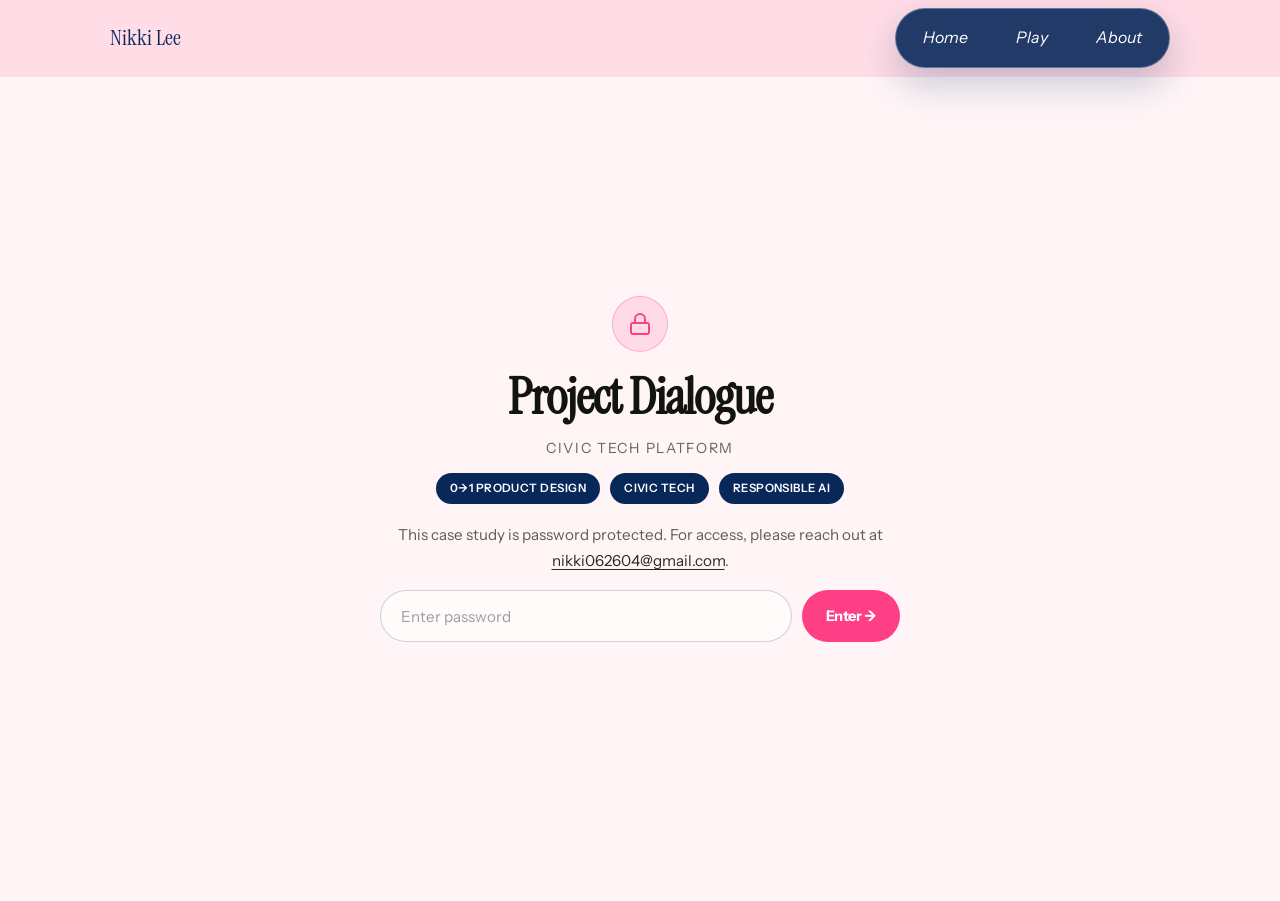
<file: project-dialogue/gate/index.html>
<!doctype html>
<html lang="en">
  <head>
    <meta charset="utf-8" />
    <meta name="viewport" content="width=device-width, initial-scale=1" />
    <title>Project Dialogue — Nikki Lee</title>
    <meta
      name="description"
      content="Project Dialogue case study — password protected."
    />
    <meta name="theme-color" content="#061f49" />
    <link rel="icon" href="../../assets/favicon.svg" type="image/svg+xml" />
    <link rel="stylesheet" href="../../styles.css" />
    <script>
      if (sessionStorage.getItem("dialogue-auth") === "1") {
        window.location.replace("../");
      }
    </script>
  </head>
  <body class="case-page dialogue-page">
    <div class="grain" aria-hidden="true"></div>
    <div class="cursor-glow" aria-hidden="true"></div>

    <header class="site-header dialogue-header" data-header>
      <nav class="nav shell" aria-label="Main navigation">
        <a class="brand" href="../../" aria-label="Nikki Lee home">Nikki Lee</a>
        <button
          class="nav-toggle"
          type="button"
          aria-expanded="false"
          aria-controls="site-menu"
          data-nav-toggle
        >
          <span class="nav-toggle-line" aria-hidden="true"></span>
          <span class="sr-only">Open menu</span>
        </button>
        <div class="nav-pill" id="site-menu" data-nav-menu>
          <a href="../../">Home</a>
          <a href="../../play/">Play</a>
          <a href="../../about/">About</a>
        </div>
      </nav>
    </header>

    <main>
      <section class="gate-section">
        <div class="gate-wrap shell">
          <div class="gate-icon" aria-hidden="true">
            <svg
              viewBox="0 0 24 24"
              fill="none"
              stroke="currentColor"
              stroke-width="2"
              stroke-linecap="round"
              stroke-linejoin="round"
              aria-hidden="true"
            >
              <rect x="3" y="11" width="18" height="11" rx="2" ry="2" />
              <path d="M7 11V7a5 5 0 0 1 10 0v4" />
            </svg>
          </div>

          <h1 class="gate-title">Project Dialogue</h1>
          <p class="dialogue-subtitle gate-sub">Civic Tech Platform</p>
          <div class="tag-row pink-tags gate-tags" aria-label="Project tags">
            <span>0→1 Product Design</span>
            <span>Civic Tech</span>
            <span>Responsible AI</span>
          </div>

          <p class="gate-desc">
            This case study is password protected. For access, please reach out
            at
            <a href="mailto:nikki062604@gmail.com">nikki062604@gmail.com</a>.
          </p>

          <form class="gate-form" id="gate-form" novalidate>
            <div class="gate-field">
              <label for="pw-input" class="sr-only">Password</label>
              <input
                type="password"
                id="pw-input"
                class="gate-input"
                placeholder="Enter password"
                autocomplete="current-password"
                aria-describedby="gate-error"
              />
              <button type="submit" class="gate-btn">Enter →</button>
            </div>
            <p class="gate-error" id="gate-error" role="alert" hidden>
              Incorrect password. Please try again.
            </p>
          </form>
        </div>
      </section>
    </main>

    <script defer src="../../script.js"></script>
    <script>
      document
        .getElementById("gate-form")
        .addEventListener("submit", function (e) {
          e.preventDefault();
          const input = document.getElementById("pw-input").value;
          const error = document.getElementById("gate-error");
          if (input === "dialogue2026") {
            sessionStorage.setItem("dialogue-auth", "1");
            window.location.href = "../";
          } else {
            error.hidden = false;
            document.getElementById("pw-input").value = "";
            document.getElementById("pw-input").focus();
          }
        });
    </script>
  </body>
</html>
</file>
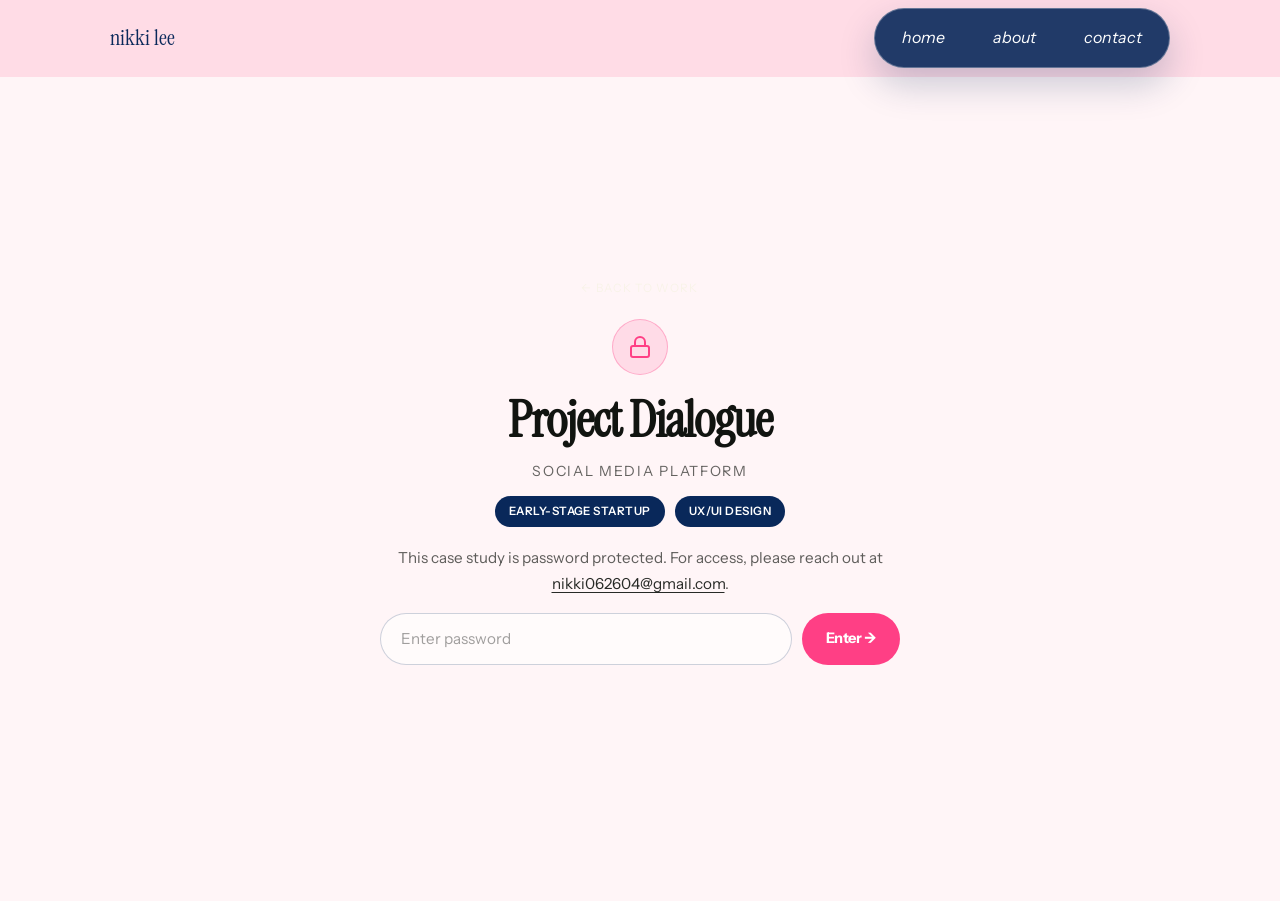
<file: project-dialogue/gate.html>
<!doctype html>
<html lang="en">
  <head>
    <meta charset="utf-8" />
    <meta name="viewport" content="width=device-width, initial-scale=1" />
    <title>Project Dialogue — Nikki Lee</title>
    <meta
      name="description"
      content="Project Dialogue case study — password protected."
    />
    <meta name="theme-color" content="#061f49" />
    <link rel="icon" href="../assets/favicon.svg" type="image/svg+xml" />
    <link rel="stylesheet" href="../styles.css" />
    <script>
      if (sessionStorage.getItem("dialogue-auth") === "1") {
        window.location.replace("index.html");
      }
    </script>
  </head>
  <body class="case-page dialogue-page">
    <div class="grain" aria-hidden="true"></div>
    <div class="cursor-glow" aria-hidden="true"></div>

    <header class="site-header dialogue-header" data-header>
      <nav class="nav shell" aria-label="Main navigation">
        <a class="brand" href="../index.html" aria-label="Nikki Lee home"
          >nikki lee</a
        >
        <button
          class="nav-toggle"
          type="button"
          aria-expanded="false"
          aria-controls="site-menu"
          data-nav-toggle
        >
          <span class="nav-toggle-line" aria-hidden="true"></span>
          <span class="sr-only">Open menu</span>
        </button>
        <div class="nav-pill" id="site-menu" data-nav-menu>
          <a href="../index.html#home">home</a>
          <a href="../about.html">about</a>
          <a href="../index.html#footer">contact</a>
        </div>
      </nav>
    </header>

    <main>
      <section class="gate-section">
        <div class="gate-wrap shell">
          <a class="back-link light-link gate-back" href="../index.html#work"
            >← back to work</a
          >

          <div class="gate-icon" aria-hidden="true">
            <svg
              viewBox="0 0 24 24"
              fill="none"
              stroke="currentColor"
              stroke-width="2"
              stroke-linecap="round"
              stroke-linejoin="round"
              aria-hidden="true"
            >
              <rect x="3" y="11" width="18" height="11" rx="2" ry="2" />
              <path d="M7 11V7a5 5 0 0 1 10 0v4" />
            </svg>
          </div>

          <h1 class="gate-title">Project Dialogue</h1>
          <p class="dialogue-subtitle gate-sub">Social Media Platform</p>
          <div class="tag-row pink-tags gate-tags" aria-label="Project tags">
            <span>Early-stage Startup</span>
            <span>UX/UI Design</span>
          </div>

          <p class="gate-desc">
            This case study is password protected. For access, please reach out
            at
            <a href="mailto:nikki062604@gmail.com">nikki062604@gmail.com</a>.
          </p>

          <form class="gate-form" id="gate-form" novalidate>
            <div class="gate-field">
              <label for="pw-input" class="sr-only">Password</label>
              <input
                type="password"
                id="pw-input"
                class="gate-input"
                placeholder="Enter password"
                autocomplete="current-password"
                aria-describedby="gate-error"
              />
              <button type="submit" class="gate-btn">Enter →</button>
            </div>
            <p class="gate-error" id="gate-error" role="alert" hidden>
              Incorrect password. Please try again.
            </p>
          </form>
        </div>
      </section>
    </main>

    <script defer src="../script.js"></script>
    <script>
      document
        .getElementById("gate-form")
        .addEventListener("submit", function (e) {
          e.preventDefault();
          const input = document.getElementById("pw-input").value;
          const error = document.getElementById("gate-error");
          if (input === "NikkisPortfolioPassword") {
            sessionStorage.setItem("dialogue-auth", "1");
            window.location.href = "index.html";
          } else {
            error.hidden = false;
            document.getElementById("pw-input").value = "";
            document.getElementById("pw-input").focus();
          }
        });
    </script>
  </body>
</html>
</file>
<file: styles.css>
@import url('https://fonts.googleapis.com/css2?family=Instrument+Serif:ital@0;1&family=Instrument+Sans:ital,wght@0,400;0,500;0,600;1,400;1,500&display=swap');

:root {
  color-scheme: light;
  --paper: #f7f2df;
  --paper-soft: #fffdf4;
  --paper-warm: #f0ead7;
  --white: #ffffff;
  --ink: #111410;
  --ink-soft: #565a52;
  --muted: #88877e;
  --forest: #2b6042;
  --forest-dark: #1d422f;
  --moss: #738b39;
  --sage: #cfe3d3;
  --sage-deep: #7f987e;
  --teal: #19556a;
  --teal-soft: #547f90;
  --clay: #c9aa86;
  --sand: #e6dac4;
  --line: rgba(35, 45, 35, 0.14);
  --line-strong: rgba(35, 45, 35, 0.26);
  --shadow-soft: 0 20px 60px rgba(31, 39, 28, 0.12);
  --shadow-card: 0 18px 42px rgba(29, 38, 30, 0.14);
  --radius-xl: 34px;
  --radius-lg: 26px;
  --radius-md: 18px;
  --radius-pill: 999px;
  --shell: min(1120px, calc(100vw - 40px));
  --header-height: 76px;
  --ease: cubic-bezier(0.22, 1, 0.36, 1);
  /* ── Figma-matched accent palette (home / about / play) ── */
  --plum: #8458c6;
  --plum-deep: #471e84;
  --lilac: #b98aff;
  --lilac-deep: #431a81;
  --chip-lilac-bg: #e4d2ff;
  --chip-lilac-ink: #471e84;
  --serif: "Instrument Serif", Georgia, serif;
  --sans: "Instrument Sans", Inter, ui-sans-serif, system-ui, -apple-system, sans-serif;
}

* {
  box-sizing: border-box;
}

html {
  scroll-behavior: smooth;
  scroll-padding-top: calc(var(--header-height) + 28px);
}

body {
  margin: 0;
  min-height: 100vh;
  color: var(--ink);
  background: linear-gradient(180deg, var(--paper) 0%, #f7f8f4 100vh);
  font-family: var(--sans);
  font-size: clamp(0.9rem, 1.4vw, 1rem);
  line-height: 1.7;
  overflow-x: hidden;
}

/* ── One continuous off-white flow behind home / about / play ── */
body.chic-body {
  background: linear-gradient(180deg, #fdfbf4 0%, #faf6ea 50%, #fdfbf4 100%);
}

body.case-page {
  background:
    radial-gradient(circle at 98% 4%, rgba(125, 152, 126, 0.22), transparent 28vw),
    linear-gradient(180deg, #fbfaf4, #f9f8f1 42%, #ffffff 100%);
}

img,
svg {
  display: block;
  max-width: 100%;
}

a {
  color: inherit;
  text-decoration: none;
}

button,
a {
  -webkit-tap-highlight-color: transparent;
}

button {
  font: inherit;
}

::selection {
  background: rgba(115, 139, 57, 0.26);
}

.sr-only {
  position: absolute;
  width: 1px;
  height: 1px;
  padding: 0;
  margin: -1px;
  overflow: hidden;
  clip: rect(0, 0, 0, 0);
  white-space: nowrap;
  border: 0;
}

.skip-link {
  position: fixed;
  top: 14px;
  left: 14px;
  z-index: 1000;
  transform: translateY(-140%);
  padding: 10px 14px;
  border-radius: var(--radius-pill);
  background: var(--ink);
  color: var(--paper-soft);
  font-weight: 700;
  transition: transform 180ms ease;
}

.skip-link:focus {
  transform: translateY(0);
}

.grain {
  position: fixed;
  inset: 0;
  z-index: -1;
  pointer-events: none;
  opacity: 0.18;
  mix-blend-mode: multiply;
  background-image:
    repeating-radial-gradient(circle at 0 0, rgba(24, 31, 21, 0.18) 0 0.55px, transparent 0.55px 3.5px),
    linear-gradient(135deg, rgba(255,255,255,0.25), rgba(255,255,255,0));
}

.cursor-glow {
  position: fixed;
  left: var(--cursor-x, 50%);
  top: var(--cursor-y, 50%);
  z-index: 0;
  width: 360px;
  height: 360px;
  transform: translate(-50%, -50%);
  border-radius: 50%;
  background: radial-gradient(circle, rgba(125, 152, 126, 0.18), transparent 68%);
  pointer-events: none;
  opacity: 0;
  transition: opacity 220ms ease;
}

/* ── Home / about / play: keep the cursor glow purple past the hero, not green ── */
.chic-body .cursor-glow {
  background: radial-gradient(circle, rgba(132, 88, 198, 0.16), transparent 68%);
}

/* ── Case study pages: cursor glow matches each project's own accent
   color instead of the site-wide default green. ── */
.sorcea-page .cursor-glow {
  background: radial-gradient(circle, rgba(109, 169, 140, 0.18), transparent 68%);
}
.beli-page .cursor-glow {
  background: radial-gradient(circle, rgba(15, 82, 179, 0.16), transparent 68%);
}
.transit-page .cursor-glow {
  background: radial-gradient(circle, rgba(10, 58, 128, 0.16), transparent 68%);
}
.dialogue-page .cursor-glow {
  background: radial-gradient(circle, rgba(255, 63, 133, 0.16), transparent 68%);
}
.plana-page .cursor-glow {
  background: radial-gradient(circle, rgba(205, 0, 0, 0.16), transparent 68%);
}

.shell {
  width: var(--shell);
  margin-inline: auto;
}

.section,
.case-section {
  position: relative;
  padding-block: clamp(76px, 9vw, 128px);
}

.overview-section {
  padding-top: clamp(44px, 5vw, 64px);
}

/* ── Case hero intro — Project Dialogue-style overview for non-dialogue pages ── */
.case-hero-intro {
  padding-block: clamp(44px, 6vw, 72px) clamp(52px, 8vw, 96px);
}

.case-hero-grid {
  display: grid;
  grid-template-columns: minmax(0, 1.08fr) minmax(280px, 0.72fr);
  gap: clamp(34px, 7vw, 88px);
  align-items: end;
}

.case-hero-grid h1 {
  margin: 0;
  font-size: clamp(2rem, 4vw, 3.8rem);
  line-height: 1.15;
  letter-spacing: -0.02em;
  font-family: var(--serif);
}

.case-problem-card {
  padding: clamp(24px, 4vw, 38px);
  border-radius: 24px;
  border: 1px solid var(--line);
  background: rgba(255, 255, 255, 0.28);
}

.case-hero-facts {
  display: grid;
  grid-template-columns: repeat(3, minmax(0, 1fr));
  gap: 18px;
  margin-top: 30px;
  padding-top: 26px;
  border-top: 1px solid var(--line);
}

.case-hero-facts h2 {
  margin: 0 0 8px;
  color: var(--ink);
  font-size: 0.78rem;
  text-transform: uppercase;
  letter-spacing: 0.18em;
}

.case-hero-facts p {
  margin: 0;
  color: var(--ink-soft);
  font-size: 0.95rem;
  line-height: 1.55;
}

.case-product-grid {
  display: grid;
  grid-template-columns: minmax(0, 1.1fr) minmax(0, 0.9fr);
  gap: clamp(24px, 5vw, 64px);
  align-items: start;
  margin-top: clamp(44px, 7vw, 90px);
}

.case-product-grid > div:first-child {
  grid-column: 1 / -1;
  max-width: 780px;
}

.case-product-grid h2 {
  margin: 0 0 8px;
  color: var(--ink);
  font-size: 0.78rem;
  text-transform: uppercase;
  letter-spacing: 0.18em;
}

.case-product-grid p {
  margin: 0;
  color: var(--ink-soft);
  font-size: 0.95rem;
  line-height: 1.6;
}

.case-section.compact {
  padding-block: clamp(40px, 6vw, 84px);
}

/* Header */
.site-header {
  position: sticky;
  top: 0;
  z-index: 60;
  min-height: var(--header-height);
  background: var(--paper);
  border-bottom: 1px solid transparent;
  transition: background-color 320ms ease, border-color 320ms ease, backdrop-filter 320ms ease, box-shadow 320ms ease;
}

.site-header.is-scrolled {
  background: rgba(247, 242, 223, 0.74);
  border-bottom: 1px solid var(--line);
  backdrop-filter: blur(18px);
  box-shadow: 0 4px 24px rgba(43, 96, 66, 0.07);
}

.case-page .site-header {
  background: #fbfaf4;
}

.case-page .site-header.is-scrolled {
  background: rgba(251, 250, 244, 0.82);
}

.beli-page .site-header {
  background: #C8DFF8;
}

.beli-page .site-header.is-scrolled {
  background: rgba(200, 223, 248, 0.82);
  border-bottom-color: rgba(15, 82, 179, 0.15);
  backdrop-filter: blur(18px);
}

.beli-page .brand {
  color: #0F52B3;
}

.beli-page .nav-pill {
  background: rgba(15, 82, 179, 0.88);
  border-color: rgba(255, 255, 255, 0.4);
  box-shadow: 0 16px 36px rgba(15, 82, 179, 0.22);
}

.beli-page .nav-pill a {
  color: #fff;
}

.beli-page .nav-pill a:hover,
.beli-page .nav-pill a:focus-visible,
.beli-page .nav-pill a.is-active {
  background: rgba(255, 255, 255, 0.22);
  color: #fff;
}

.beli-page .case-jump a {
  color: #0F52B3;
}

.beli-page .case-jump a:hover,
.beli-page .case-jump a:focus-visible {
  background: #0F52B3;
  color: #fff;
}
/* Scroll-driven "you are here" highlight turned off per request; hover
   and keyboard focus above still show normal interactive feedback. */
.beli-page .case-jump a.is-active {
  background: none;
  color: #0F52B3;
}

.beli-page .back-top {
  color: #0F52B3;
}
.beli-page .back-top::after {
  background: #0F52B3;
}

.transit-page .site-header {
  background: #BED5F2;
}

.transit-page .site-header.is-scrolled {
  background: rgba(190, 213, 242, 0.82);
  border-bottom-color: rgba(10, 58, 128, 0.15);
  backdrop-filter: blur(18px);
}

.transit-page .brand {
  color: #0A3A80;
}

.transit-page .nav-pill {
  background: rgba(10, 58, 128, 0.88);
  border-color: rgba(255, 255, 255, 0.4);
  box-shadow: 0 16px 36px rgba(10, 58, 128, 0.22);
}

.transit-page .nav-pill a {
  color: #fff;
}

.transit-page .nav-pill a:hover,
.transit-page .nav-pill a:focus-visible,
.transit-page .nav-pill a.is-active {
  background: rgba(255, 255, 255, 0.22);
  color: #fff;
}

.transit-page .case-jump a {
  color: #0A3A80;
}

.transit-page .case-jump a:hover,
.transit-page .case-jump a:focus-visible {
  background: #0A3A80;
  color: #fff;
}
/* Scroll-driven "you are here" highlight turned off per request; hover
   and keyboard focus above still show normal interactive feedback. */
.transit-page .case-jump a.is-active {
  background: none;
  color: #0A3A80;
}

.transit-page .back-top {
  color: #0A3A80;
}
.transit-page .back-top::after {
  background: #0A3A80;
}

.sorcea-page .site-header {
  background: #0C2235;
}

.sorcea-page .site-header.is-scrolled {
  background: rgba(12, 34, 53, 0.88);
  border-bottom-color: rgba(255, 255, 255, 0.1);
  backdrop-filter: blur(18px);
}

.sorcea-page .brand {
  color: #f5f0e6;
}

.sorcea-page .nav-pill {
  background: rgba(255, 255, 255, 0.1);
  border-color: rgba(255, 255, 255, 0.2);
  box-shadow: 0 16px 36px rgba(0, 0, 0, 0.32);
}

.sorcea-page .nav-pill a {
  color: #fff;
}

.sorcea-page .nav-pill a:hover,
.sorcea-page .nav-pill a:focus-visible,
.sorcea-page .nav-pill a.is-active {
  background: rgba(109, 169, 140, 0.55);
  color: #fff;
}

.sorcea-page .case-jump {
  background: rgba(12, 34, 53, 0.85);
  border-color: rgba(255, 255, 255, 0.15);
  box-shadow: 0 16px 36px rgba(0, 0, 0, 0.35);
}

.sorcea-page .case-jump a {
  color: rgba(255, 255, 255, 0.75);
}

.sorcea-page .case-jump a:hover,
.sorcea-page .case-jump a:focus-visible {
  background: #6DA98C;
  color: #fff;
}
/* Scroll-driven "you are here" highlight turned off per request; hover
   and keyboard focus above still show normal interactive feedback. */
.sorcea-page .case-jump a.is-active {
  background: none;
  color: rgba(255, 255, 255, 0.75);
}

.sorcea-page .back-top {
  color: #6DA98C;
}
.sorcea-page .back-top::after {
  background: #6DA98C;
}

@media (max-width: 960px) {
  .beli-page .nav-pill {
    background: rgba(15, 82, 179, 0.96);
  }

  .transit-page .nav-pill {
    background: rgba(10, 58, 128, 0.96);
  }

  .sorcea-page .nav-pill {
    background: rgba(12, 34, 53, 0.96);
  }
}

.nav {
  min-height: var(--header-height);
  display: flex;
  align-items: center;
  justify-content: space-between;
  gap: 20px;
}

.brand {
  position: relative;
  z-index: 70;
  color: var(--forest);
  font-family: var(--serif);
  font-weight: 400;
  font-size: clamp(1.15rem, 2vw, 1.4rem);
  letter-spacing: 0;
}

/* ── Figma-matched chrome: home / about / play ── */
.chic-page.site-header {
  background: rgba(253, 251, 244, 0.75);
  backdrop-filter: blur(16px);
  -webkit-backdrop-filter: blur(16px);
  border-bottom: 1px solid transparent;
}

.chic-page.site-header.is-scrolled {
  background: rgba(253, 251, 244, 0.94);
  border-bottom-color: rgba(35, 45, 35, 0.08);
  box-shadow: 0 4px 20px rgba(35, 45, 35, 0.05);
}

.chic-page.site-header .brand,
.chic-page .brand {
  color: var(--ink);
}

.chic-page.site-header .nav-toggle {
  border-color: var(--line);
  color: var(--plum-deep);
}

.section-title-serif {
  margin: 0 0 32px;
  font-family: var(--serif);
  font-weight: 400;
  color: var(--ink);
  font-size: clamp(1.6rem, 3vw, 2.25rem);
  letter-spacing: -0.01em;
}

.chic-page .micro-label {
  color: var(--plum);
}

.play-intro-section {
  padding-bottom: clamp(24px, 3vw, 40px);
}

.play-intro {
  max-width: 640px;
}

.play-intro p {
  margin: 14px 0 0;
  color: var(--ink-soft);
  font-family: var(--sans);
  font-size: 1rem;
  line-height: 1.7;
}

/* ── Scroll cue: nudges visitors to scroll down to the art grid ── */
.scroll-cue {
  display: flex;
  flex-direction: column;
  align-items: center;
  gap: 12px;
  width: fit-content;
  margin: 44px auto 0;
  color: var(--ink-soft);
  text-decoration: none;
  transition: color 0.2s ease, transform 0.2s ease;
  animation: scrollCueFloat 2.4s ease-in-out infinite;
}

.scroll-cue:hover,
.scroll-cue:focus-visible {
  color: var(--plum);
}

.scroll-cue-label {
  font-family: var(--sans);
  font-style: italic;
  font-size: 0.88rem;
  letter-spacing: 0.01em;
}

.scroll-cue-mouse {
  width: 24px;
  height: 38px;
  border: 2px solid currentColor;
  border-radius: 999px;
  position: relative;
}

.scroll-cue-wheel {
  position: absolute;
  top: 6px;
  left: 50%;
  width: 4px;
  height: 8px;
  border-radius: 999px;
  background: currentColor;
  transform: translateX(-50%);
  animation: scrollCueWheel 1.6s ease-in-out infinite;
}

@keyframes scrollCueFloat {
  0%, 100% { transform: translateY(0); }
  50% { transform: translateY(8px); }
}

@keyframes scrollCueWheel {
  0% { transform: translate(-50%, 0); opacity: 1; }
  60% { transform: translate(-50%, 12px); opacity: 0; }
  61% { transform: translate(-50%, 0); opacity: 0; }
  100% { transform: translate(-50%, 0); opacity: 1; }
}

@media (prefers-reduced-motion: reduce) {
  .scroll-cue {
    animation: none;
  }

  .scroll-cue-wheel {
    animation: none;
  }
}

.nav-pill {
  display: inline-flex;
  align-items: center;
  gap: 4px;
  padding: 5px;
  border-radius: var(--radius-pill);
  background: rgba(43, 96, 66, 0.82);
  border: 1px solid rgba(255, 255, 255, 0.2);
  box-shadow: 0 16px 36px rgba(36, 54, 39, 0.12);
  backdrop-filter: blur(12px);
}

.nav-pill a {
  border-radius: var(--radius-pill);
  padding: 10px 22px;
  color: var(--paper-soft);
  font-family: var(--sans);
  font-style: italic;
  font-size: 1rem;
  letter-spacing: 0;
  transition: background-color 180ms ease, color 180ms ease, transform 180ms ease;
}

.nav-pill a:hover,
.nav-pill a:focus-visible,
.nav-pill a.is-active {
  background: rgba(132, 88, 198, 0.55);
  color: #fff;
  transform: translateY(-1px);
}

/* ── Home / about / play: pill nav in the same light beige as the page ── */
.chic-page .nav-pill {
  background: rgba(255, 253, 244, 0.55);
  border: 1px solid var(--line);
  box-shadow: 0 10px 26px rgba(43, 96, 66, 0.05);
}

.chic-page .nav-pill a {
  color: var(--ink);
}

.chic-page .nav-pill a:hover,
.chic-page .nav-pill a:focus-visible,
.chic-page .nav-pill a.is-active {
  background: rgba(132, 88, 198, 0.14);
  color: var(--plum-deep);
  transform: translateY(-1px);
}

.nav-toggle {
  display: none;
  position: relative;
  z-index: 70;
  width: 44px;
  height: 44px;
  border: 1px solid var(--line-strong);
  border-radius: 50%;
  background: rgba(255, 253, 244, 0.82);
  color: var(--forest-dark);
  cursor: pointer;
  -webkit-tap-highlight-color: transparent;
  touch-action: manipulation;
}

/* Hamburger → X. The span is the middle bar; the pseudo-elements are the
   top and bottom bars, positioned from the same center so they meet
   symmetrically. The top/bottom bars slide to center, then rotate. */
.nav-toggle-line {
  position: relative;
  display: block;
  width: 18px;
  height: 2px;
  border-radius: 999px;
  background: currentColor;
  transition: background-color 0s linear 120ms;
}

.nav-toggle-line::before,
.nav-toggle-line::after {
  content: "";
  position: absolute;
  left: 0;
  width: 100%;
  height: 2px;
  border-radius: 999px;
  background: currentColor;
  transition: top 120ms ease 120ms, transform 160ms var(--ease) 0ms;
}

.nav-toggle-line::before {
  top: -6px;
}

.nav-toggle-line::after {
  top: 6px;
}

.nav-toggle[aria-expanded="true"] .nav-toggle-line {
  background-color: transparent;
  transition-delay: 0ms;
}

.nav-toggle[aria-expanded="true"] .nav-toggle-line::before,
.nav-toggle[aria-expanded="true"] .nav-toggle-line::after {
  top: 0;
  transition: top 120ms ease 0ms, transform 160ms var(--ease) 120ms;
}

.nav-toggle[aria-expanded="true"] .nav-toggle-line::before {
  transform: rotate(45deg);
}

.nav-toggle[aria-expanded="true"] .nav-toggle-line::after {
  transform: rotate(-45deg);
}

@media (prefers-reduced-motion: reduce) {
  .nav-toggle-line,
  .nav-toggle-line::before,
  .nav-toggle-line::after {
    transition: none !important;
  }
}

/* Shared elements */
.micro-label,
.section-kicker {
  margin: 0 0 14px;
  color: var(--forest);
  font-weight: 800;
  text-transform: uppercase;
  letter-spacing: 0.08em;
  font-size: 0.68rem;
}

.case-eyebrow,
.project-index,
.case-subtitle {
  margin: 0 0 14px;
  color: var(--muted);
  font-family: var(--sans);
  font-weight: 400;
  text-transform: uppercase;
  letter-spacing: 0.12em;
  font-size: 0.78rem;
}

.button {
  display: inline-flex;
  align-items: center;
  justify-content: center;
  min-height: 48px;
  padding: 12px 22px;
  border-radius: var(--radius-pill);
  border: 1px solid transparent;
  font-family: var(--sans);
  font-weight: 400;
  font-size: 0.72rem;
  letter-spacing: 0.1em;
  text-transform: uppercase;
  line-height: 1;
  cursor: pointer;
  transition: transform 200ms var(--ease), box-shadow 200ms var(--ease), background-color 200ms ease, color 200ms ease, border-color 200ms ease;
}

.button:focus-visible {
  transform: translateY(-2px);
}

.button-primary {
  background: var(--forest);
  color: var(--paper-soft);
  box-shadow: 0 14px 26px rgba(43, 96, 66, 0.2);
}

.button-primary:hover,
.button-primary:focus-visible {
  background: var(--forest-dark);
  box-shadow: 0 18px 34px rgba(43, 96, 66, 0.24);
}

.button-quiet {
  background: rgba(255, 253, 244, 0.62);
  color: var(--forest-dark);
  border-color: var(--line-strong);
}

.button-quiet:hover,
.button-quiet:focus-visible {
  background: var(--paper-soft);
  border-color: rgba(43, 96, 66, 0.38);
}

/* Prototype link buttons: full width of the description column, colored to
   match the overview section's navy background. */
.prototype-button,
.prototype-button--labs,
.prototype-button--b2c {
  width: 100%;
  margin-top: 28px;
  color: #fff;
  background: #0C2235;
}
.prototype-button:hover,
.prototype-button:focus-visible,
.prototype-button--labs:hover,
.prototype-button--labs:focus-visible,
.prototype-button--b2c:hover,
.prototype-button--b2c:focus-visible {
  background: #163049;
}

.text-arrow,
.back-link {
  display: inline-flex;
  position: relative;
  width: fit-content;
  align-items: center;
  gap: 6px;
  color: var(--forest);
  font-family: var(--sans);
  font-weight: 400;
  font-size: 0.72rem;
  letter-spacing: 0.1em;
  text-transform: uppercase;
}

.back-link {
  margin-bottom: 22px;
}

.text-arrow {
  position: relative;
  margin-top: 4px;
}

.text-arrow::after,
.back-link::after {
  content: "";
  position: absolute;
  left: 0;
  right: 0;
  bottom: -5px;
  height: 2px;
  border-radius: 8px;
  background: currentColor;
  transform: scaleX(0);
  transform-origin: left;
  transition: transform 220ms var(--ease);
}

.work-card:hover .text-arrow::after,
.text-arrow:hover::after,
.back-link:hover::after,
.text-arrow:focus-visible::after,
.back-link:focus-visible::after {
  transform: scaleX(1);
}

.tag-row {
  display: flex;
  flex-wrap: wrap;
  gap: 6px;
  margin: 8px 0 6px;
}

.tag-row span {
  display: inline-flex;
  align-items: center;
  justify-content: center;
  min-height: 30px;
  padding: 6px 14px;
  border-radius: 999px;
  background: var(--sage);
  color: var(--forest-dark);
  font-family: var(--sans);
  font-size: 0.72rem;
  font-weight: 600;
  text-transform: uppercase;
  letter-spacing: 0.04em;
}

.interactive-card {
  transform: perspective(1000px) rotateX(var(--rx, 0deg)) rotateY(var(--ry, 0deg)) translateY(var(--ty, 0px));
  transform-style: preserve-3d;
}

/* Home hero */
.hero-home {
  position: relative;
  min-height: calc(100vh - var(--header-height));
  display: grid;
  align-items: center;
  padding-block: clamp(58px, 8vw, 118px);
  background:
    radial-gradient(circle at 6% 4%, rgba(119, 139, 57, 0.18), transparent 32vw),
    radial-gradient(circle at 96% 12%, rgba(25, 85, 106, 0.13), transparent 28vw),
    var(--paper);
}

.hero-home::before {
  content: "";
  position: absolute;
  left: 0;
  right: 0;
  bottom: 0;
  height: 1px;
  background: linear-gradient(90deg, transparent, rgba(43, 96, 66, 0.22), transparent);
}

.hero-home--centered::before {
  display: none;
}

.hero-home::after {
  content: "";
  position: absolute;
  inset: 0;
  background: radial-gradient(
    500px circle at var(--cursor-x, 50%) var(--cursor-y, 50%),
    rgba(119, 139, 57, 0.13),
    transparent 60%
  );
  pointer-events: none;
  z-index: 1;
}

.hero-home-grid {
  display: grid;
  grid-template-columns: 0.85fr 1.15fr;
  gap: clamp(40px, 6vw, 96px);
  align-items: center;
}

/* ── Figma-matched centered hero (no portrait image) ── */
.hero-home--centered {
  background: radial-gradient(circle at 50% 0%, rgba(230, 218, 196, 0.4), transparent 46vw);
  min-height: 92vh;
  display: flex;
  align-items: center;
  padding-block: clamp(72px, 10vw, 132px) clamp(48px, 7vw, 84px);
}

.hero-home--centered::after {
  background: radial-gradient(
    260px circle at var(--cursor-x, 50%) var(--cursor-y, 50%),
    rgba(132, 88, 198, 0.14),
    transparent 60%
  );
}

.hero-home--centered .hero-copy {
  max-width: 720px;
  margin-inline: auto;
  text-align: left;
  position: relative;
  z-index: 2;
}

.hero-home--centered .hero-intro {
  text-align: center;
  margin-inline: auto;
  color: #8b8b8b;
}

.hero-home--centered .hero-actions {
  justify-content: center;
}

.hero-home--centered .button-primary {
  background: linear-gradient(90deg, var(--plum), var(--plum-deep));
  font-family: var(--sans);
  font-style: normal;
  text-transform: none;
  letter-spacing: 0;
  font-size: 0.95rem;
  box-shadow: 0 14px 26px rgba(132, 88, 198, 0.28);
}

.hero-home--centered .button-primary:hover,
.hero-home--centered .button-primary:focus-visible {
  background: linear-gradient(90deg, var(--plum), var(--plum-deep));
  filter: brightness(1.06);
  box-shadow: 0 18px 34px rgba(132, 88, 198, 0.34);
}

.hero-home--centered .button-quiet {
  background: none;
  border-color: transparent;
  color: var(--ink);
  font-family: var(--sans);
  text-transform: none;
  letter-spacing: 0;
  font-size: 0.95rem;
}

.hero-home--centered .button-quiet:hover,
.hero-home--centered .button-quiet:focus-visible {
  background: none;
  border-color: transparent;
  color: var(--plum);
}

.hero-copy h1 {
  margin: 0;
  font-family: var(--serif);
  color: var(--forest);
  font-size: clamp(2rem, 4.6vw, 3.8rem);
  font-weight: 600;
  line-height: 1.15;
  letter-spacing: -0.02em;
  text-transform: none;
}

.hero-home--centered .hero-copy h1 {
  color: var(--ink);
  font-weight: 400;
  text-align: center;
}

.hero-location {
  display: flex;
  align-items: baseline;
  gap: 8px;
  width: fit-content;
  margin: 0 0 24px;
  margin-inline: auto;
}

.hero-live-dot {
  position: relative;
  width: 7px;
  height: 7px;
  border-radius: 50%;
  background: var(--plum);
  flex: none;
}

.hero-live-dot::after {
  content: "";
  position: absolute;
  inset: -3px;
  border-radius: 50%;
  background: var(--plum);
  opacity: 0.5;
  animation: hero-live-pulse 2s var(--ease) infinite;
}

@keyframes hero-live-pulse {
  0% {
    transform: scale(0.6);
    opacity: 0.5;
  }
  100% {
    transform: scale(1.3);
    opacity: 0;
  }
}

@media (prefers-reduced-motion: reduce) {
  .hero-live-dot::after {
    animation: none;
    opacity: 0;
  }
}

.hero-location-label {
  font-family: var(--sans);
  font-weight: 400;
  text-transform: uppercase;
  letter-spacing: 0.14em;
  font-size: 0.72rem;
  color: var(--muted);
}

[data-local-time] {
  font-family: var(--sans);
  font-size: 0.72rem;
  font-weight: 400;
  letter-spacing: 0.02em;
  color: var(--muted);
  font-variant-numeric: tabular-nums;
}

.hero-role {
  display: inline-block;
  font-style: italic;
  color: var(--teal);
  letter-spacing: -0.01em;
}

.hero-home--centered .hero-role {
  background: linear-gradient(120deg, var(--lilac), var(--lilac-deep));
  -webkit-background-clip: text;
  background-clip: text;
  color: transparent;
}

.hero-role-cursor {
  display: inline-block;
  margin-left: 2px;
  color: var(--teal);
  animation: heroCursorBlink 0.9s step-end infinite;
}

.hero-home--centered .hero-role-cursor {
  color: var(--lilac-deep);
}

@keyframes heroCursorBlink {
  0%, 100% { opacity: 1; }
  50% { opacity: 0; }
}

@media (prefers-reduced-motion: reduce) {
  .hero-role-cursor {
    animation: none;
  }
}

@keyframes heroFadeIn {
  from { opacity: 0; transform: translateY(16px); }
  to   { opacity: 1; transform: translateY(0); }
}

.hero-seq-1,
.hero-seq-2,
.hero-seq-3,
.hero-seq-4 {
  opacity: 0;
  animation: heroFadeIn 0.7s ease forwards;
}

.hero-seq-1 { animation-delay: 0.1s; }
.hero-seq-2 { animation-delay: 0.35s; }
.hero-seq-3 { animation-delay: 0.65s; }
.hero-seq-4 { animation-delay: 0.9s; }

@media (prefers-reduced-motion: reduce) {
  .hero-seq-1,
  .hero-seq-2,
  .hero-seq-3,
  .hero-seq-4 {
    opacity: 1;
    animation: none;
  }
}

.spark-word {
  position: relative;
  display: inline-block;
}

.spark-word::before {
  content: "";
  position: absolute;
  left: -0.62em;
  top: 0.08em;
  color: var(--moss);
  font-size: 0.55em;
  transform: rotate(-14deg);
}

.spark-word::after {
  content: "";
  position: absolute;
  right: -0.12em;
  bottom: -0.17em;
  width: 1.1em;
  height: 0.18em;
  border-bottom: none;
  border-radius: 50%;
  opacity: 0.55;
  display: none;
}

.hero-intro {
  max-width: 660px;
  margin: 26px 0 0;
  color: var(--ink);
  font-size: clamp(0.9rem, 1.4vw, 1rem);
  line-height: 1.7;
}

.hero-actions {
  display: flex;
  flex-wrap: wrap;
  gap: 18px;
  margin-top: 34px;
  align-items: center;
}

.hero-visual {
  position: relative;
  min-height: auto;
  display: block;
  isolation: isolate;
  background: transparent;
  border: none;
  padding: 0;
  margin: 0;
}

.portrait-cluster {
  position: relative;
  z-index: 3;
  width: auto;
  max-width: 100%;
  height: auto;
  border-radius: 0;
  filter: none;
  background: transparent;
  border: none;
  box-shadow: none;
  padding: 0;
  margin: 0;
  display: block;
  transform: scale(2);
  transform-origin: center;
  pointer-events: none;
}

.blob {
  position: absolute;
  z-index: 1;
  border-radius: 46% 54% 64% 36% / 51% 38% 62% 49%;
  pointer-events: none;
}

.blob-one {
  display: none;
  width: 260px;
  height: 250px;
  left: 4%;
  top: 28%;
  background: var(--teal);
  animation: slowFloat 8s ease-in-out infinite;
}

.blob-two {
  display: none;
  width: 220px;
  height: 190px;
  right: 4%;
  bottom: 12%;
  background: rgba(155, 176, 251, 0.6);
  animation: slowFloat 9s ease-in-out infinite reverse;
}

.location-tag {
  display: none;
  position: absolute;
  z-index: 5;
  left: 7%;
  bottom: 17%;
  transform: rotate(-2deg);
  padding: 14px 18px;
  border-radius: 4px 14px 6px 16px;
  background: rgba(201, 170, 134, 0.86);
  color: #1b1a14;
  box-shadow: 0 12px 24px rgba(53, 42, 31, 0.14);
  font-family: ui-monospace, SFMono-Regular, Menlo, Monaco, Consolas, "Liberation Mono", monospace;
  font-size: 0.78rem;
  font-weight: 800;
  letter-spacing: -0.05em;
}

.round-stamp {
  display: none;
  position: absolute;
  z-index: 4;
  left: -3%;
  bottom: 0;
  width: 126px;
  height: 126px;
  border-radius: 50%;
  display: grid;
  place-items: center;
  color: var(--ink);
  border: 1px dashed rgba(17, 20, 16, 0.36);
  background: rgba(255, 253, 244, 0.54);
  animation: spinStamp 18s linear infinite;
}

.round-stamp span {
  position: absolute;
  font-family: var(--serif);
  font-size: 0.72rem;
  text-transform: uppercase;
  letter-spacing: 0.13em;
}

.round-stamp span:first-child {
  transform: translateY(-42px);
}

.round-stamp span:last-child {
  transform: translateY(42px) rotate(180deg);
}

.round-stamp strong {
  font-size: 2rem;
}

@keyframes slowFloat {
  0%, 100% { transform: translate3d(0, 0, 0) rotate(0deg); }
  50% { transform: translate3d(0, -16px, 0) rotate(5deg); }
}

@keyframes spinStamp {
  to { transform: rotate(360deg); }
}

/* Work */
.work-section {
  background: linear-gradient(180deg, rgba(255,255,255,0.72), rgba(251, 250, 245, 0.94));
}

.work-section.chic-page {
  background: none;
}

.section-bar {
  display: flex;
  align-items: center;
  gap: 18px;
  margin-bottom: clamp(34px, 5vw, 64px);
}

.section-bar span {
  flex: 1;
  height: 2px;
  border-radius: 999px;
  background: var(--forest);
  opacity: 0.88;
}

.section-bar .section-kicker {
  margin: 0;
  white-space: nowrap;
}

/* ── Soft rhythm break between home sections — no hard seam ── */
.section-divider {
  width: var(--shell);
  max-width: 100%;
  height: 1px;
  margin: 0 auto;
  background: linear-gradient(90deg, transparent, rgba(35, 45, 35, 0.07) 50%, transparent);
}

.work-list {
  display: flex;
  flex-direction: column;
  gap: clamp(56px, 7vw, 96px);
}

/* Instrument Sans everywhere in the work cards (Figma has no monospace) */
.work-section .project-index {
  font-family: var(--sans);
  color: var(--plum);
  font-weight: 500;
  letter-spacing: 0.02em;
}

.locked-badge {
  display: inline-flex;
  align-items: center;
  gap: 6px;
}

.work-image-badge {
  position: absolute;
  top: 14px;
  left: 14px;
  z-index: 2;
  margin: 0;
  padding: 7px 14px;
  border-radius: 999px;
  background: rgba(255, 253, 244, 0.92);
  backdrop-filter: blur(6px);
  box-shadow: 0 8px 20px rgba(20, 20, 15, 0.22);
  color: var(--plum);
  font-family: var(--sans);
  font-size: 0.72rem;
  font-weight: 600;
  letter-spacing: 0.02em;
}

.work-section .project-subtitle {
  font-family: var(--sans);
  letter-spacing: 0.06em;
}

.work-section .tag-row span {
  min-height: 22px;
  padding: 3px 10px;
  border: 1px solid var(--line-strong);
  background: rgba(228, 210, 255, 0.28);
  color: var(--chip-lilac-ink);
  font-weight: 500;
  font-size: 0.65rem;
  text-transform: none;
  letter-spacing: 0;
}

.work-card {
  display: flex;
  flex-direction: row;
  align-items: center;
  gap: clamp(32px, 4.5vw, 64px);
  padding: 0;
  border: none;
  border-radius: 0;
  background: none;
  box-shadow: none;
}

.work-list .work-card:nth-child(even) {
  flex-direction: row-reverse;
}


/* ── Featured work card ── */

.featured-badge {
  position: absolute;
  top: 12px;
  left: 12px;
  display: inline-flex;
  align-items: center;
  gap: 5px;
  padding: 4px 11px;
  border-radius: 999px;
  background: rgba(0, 0, 0, 0.52);
  border: 1px solid rgba(255, 255, 255, 0.2);
  backdrop-filter: blur(8px);
  -webkit-backdrop-filter: blur(8px);
  color: #fff;
  font-size: 0.65rem;
  font-weight: 700;
  letter-spacing: 0.1em;
  text-transform: uppercase;
  font-family: ui-monospace, SFMono-Regular, Menlo, Monaco, Consolas, "Liberation Mono", monospace;
}

.work-image {
  display: block;
  position: relative;
  overflow: hidden;
  border-radius: 0;
  background: var(--paper-warm);
  width: 100%;
  aspect-ratio: 16 / 9;
  flex-shrink: 0;
}

.work-image img {
  width: 100%;
  height: 100%;
  object-fit: cover;
  display: block;
  transition: transform 500ms var(--ease);
}

.work-image:hover img,
.work-image:focus-visible img {
  transform: scale(1.04);
}



.work-card .work-image {
  width: 46%;
  flex-shrink: 0;
}

.work-copy {
  padding: 0;
  flex: 1;
  display: flex;
  flex-direction: column;
}

.work-copy h2 {
  margin: 2px 0 0;
  font-family: var(--serif);
  font-size: clamp(1.7rem, 2.8vw, 2.2rem);
  line-height: 1.15;
  letter-spacing: -0.01em;
  color: var(--ink);
}

.project-subtitle {
  margin: 3px 0 0;
  color: var(--muted);
  font-family: var(--sans);
  font-size: 0.7rem;
  font-weight: 400;
  text-transform: uppercase;
  letter-spacing: 0.12em;
}

.work-copy > p:last-of-type {
  margin: 8px 0 0;
  color: var(--ink-muted);
  font-size: clamp(1rem, 1.6vw, 1.2rem);
  line-height: 1.6;
}

.work-view-btn {
  margin-top: 20px;
  width: fit-content;
  transition: transform 200ms var(--ease), background-color 200ms ease, color 200ms ease, border-color 200ms ease, box-shadow 200ms ease;
}

.work-view-btn:hover,
.work-view-btn:focus-visible {
  background: rgba(180, 140, 255, 0.12);
  backdrop-filter: blur(10px);
  -webkit-backdrop-filter: blur(10px);
  color: var(--plum-deep);
  border-color: rgba(132, 88, 198, 0.32);
  transform: translateY(-2px);
  box-shadow: 0 10px 18px rgba(132, 88, 198, 0.12);
}

/* About / contact / footer */
.about-section {
  background: var(--paper-soft);
}

.about-section.chic-page {
  background: none;
}

.about-grid .micro-label {
  font-size: 1rem;
}

.about-grid {
  display: grid;
  grid-template-columns: 1fr 1.2fr;
  column-gap: clamp(34px, 6vw, 86px);
  row-gap: clamp(8px, 1.5vw, 16px);
  align-items: center;
}

.about-image {
  grid-row: 1 / 4;
  width: 100%;
  overflow: visible;
}

/* Photo cluster for about page — height scales with width so the two
   absolutely-positioned photos stay fully contained (and overlapped) at
   every width, and the intro text below never rides up under them. */
.about-photo-cluster {
  position: relative;
  width: 100%;
  aspect-ratio: 1 / 1.32;
}

.about-photo {
  position: absolute;
  width: 56%;
  height: auto;
  display: block;
  border-radius: 3px;
  box-shadow: 0 16px 44px rgba(0, 0, 0, 0.20), 0 4px 12px rgba(0, 0, 0, 0.10);
}

.photo-1 {
  top: 10px;
  left: 4%;
  transform: rotate(-5deg);
  z-index: 2;
}

.photo-2 {
  bottom: 0;
  right: 2%;
  transform: rotate(4deg);
  z-index: 1;
}

.about-hello {
  font-family: var(--serif);
  font-style: italic;
  font-weight: 400;
  letter-spacing: -0.02em;
  font-size: clamp(2.8rem, 5.8vw, 4rem) !important;
  line-height: 1.1;
}

.about-hello span {
  background: linear-gradient(120deg, var(--lilac), var(--lilac-deep));
  -webkit-background-clip: text;
  background-clip: text;
  color: transparent;
}

.about-grid h2,
.contact-panel h2,
/* ── UNDO: remove the font-family lines below to revert subsection titles to sans-serif ── */
.narrative-block h2,
.overview-copy h2,
.other-work h2 {
  margin: 0;
  font-family: var(--serif);
  font-size: clamp(1.3rem, 2.4vw, 2rem);
  font-weight: 400;
  line-height: 1.2;
  letter-spacing: -0.02em;
}

.narrative-block h3 {
  font-family: var(--serif);
  font-weight: 400;
  line-height: 1.25;
  letter-spacing: -0.01em;
}
/* ── END UNDO BLOCK ── */

.about-copy p,
.contact-panel p,
.overview-copy p,
.narrative-block p,
.body-list,
.metric-card li {
  color: var(--ink);
  font-size: clamp(1.02rem, 1.6vw, 1.18rem);
  line-height: 1.8;
}

.about-copy p {
  font-size: 1rem;
}

.about-copy p:first-child {
  margin-top: 0;
}

.about-inline-link {
  color: var(--plum);
  transition: color 200ms ease;
}

.about-inline-link:hover,
.about-inline-link:focus-visible {
  color: var(--plum-deep);
}

.focus-cloud {
  display: flex;
  flex-wrap: wrap;
  gap: 10px;
  margin-top: 26px;
}

.focus-cloud span {
  padding: 10px 14px;
  border: 1px solid var(--line-strong);
  border-radius: var(--radius-pill);
  background: rgba(228, 210, 255, 0.28);
  color: var(--chip-lilac-ink);
  font-family: var(--sans);
  font-weight: 500;
  font-size: 0.86rem;
  cursor: default;
  transition: background 0.22s ease, color 0.22s ease, border-color 0.22s ease, transform 0.22s ease;
}

.focus-cloud span:hover {
  transform: scale(1.06);
  color: #fff;
  border-color: transparent;
  background: rgba(132, 88, 198, 0.85);
}
/* ── Art Gallery ── */
.art-gallery-section {
  background: var(--paper-soft);
}

.art-gallery-section.chic-page {
  background: none;
}

.art-grid {
  columns: 3;
  column-gap: 14px;
  margin-top: 40px;
}

.art-item {
  break-inside: avoid;
  position: relative;
  margin-bottom: 14px;
  overflow: hidden;
  border: none;
  border-radius: 0;
  box-shadow: none;
  outline: none;
  cursor: pointer;
}

.art-item img {
  width: 100%;
  height: auto;
  display: block;
  border: none;
  box-shadow: none;
  outline: none;
  transition: transform 350ms var(--ease);
}

.art-item:hover img {
  transform: scale(1.04);
}

.art-overlay {
  position: absolute;
  inset: 0;
  background: linear-gradient(to top, rgba(0,0,0,0.72) 0%, rgba(0,0,0,0.18) 55%, transparent 100%);
  display: flex;
  flex-direction: column;
  justify-content: flex-end;
  padding: 20px 18px;
  opacity: 0;
  transition: opacity 250ms ease;
}

.art-item:hover .art-overlay {
  opacity: 1;
}

.art-title {
  margin: 0 0 4px;
  color: #fff;
  font-size: 0.95rem;
  font-weight: 700;
  letter-spacing: -0.01em;
}

.art-meta {
  margin: 0;
  color: rgba(255,255,255,0.84);
  font-size: 0.8rem;
  font-family: var(--sans);
}

.art-story-hint {
  margin-top: 6px;
  color: #ffffff;
  font-size: 0.82rem;
  font-weight: 700;
  letter-spacing: 0.04em;
  text-transform: uppercase;
  text-shadow: 0 1px 4px rgba(0, 0, 0, 0.45);
}

.contact-section {
  background: linear-gradient(180deg, #ffffff, var(--paper-soft));
}

.contact-panel {
  display: grid;
  grid-template-columns: 1.1fr 0.9fr;
  gap: 32px;
  align-items: center;
  padding: clamp(28px, 5vw, 56px);
  border: 1px solid var(--line);
  border-radius: var(--radius-xl);
  background:
    radial-gradient(circle at 92% 8%, rgba(207, 227, 211, 0.74), transparent 28%),
    rgba(255, 255, 255, 0.76);
  box-shadow: var(--shadow-soft);
}

.contact-actions {
  display: flex;
  flex-wrap: wrap;
  gap: 12px;
  justify-content: flex-end;
}

.footer {
  padding-block: clamp(56px, 8vw, 96px) 46px;
  border-top: 1px solid var(--line);
  color: var(--ink);
}

.footer-title {
  margin: 0 0 32px;
  font-family: var(--serif);
  font-weight: 400;
  font-size: clamp(1.8rem, 3.4vw, 2.6rem);
  color: var(--ink);
}

.footer-columns {
  display: grid;
  grid-template-columns: 1.1fr 0.9fr 1.2fr;
  gap: 24px;
}

.footer p {
  margin: 0 0 8px;
  color: var(--muted);
  font-family: var(--sans);
  font-size: clamp(0.72rem, 1.1vw, 0.88rem);
  font-weight: 400;
  text-transform: uppercase;
  letter-spacing: 0.12em;
}

.footer a,
.footer strong {
  font-family: var(--serif);
  font-size: 1.1rem;
  font-weight: 400;
}

.footer a:hover,
.footer a:focus-visible {
  color: var(--plum);
}

.contact-email {
  display: inline-flex;
  align-items: center;
  gap: 2px;
}

.copy-email {
  display: inline-flex;
  align-items: center;
  justify-content: center;
  margin-top: 1px;
  padding: 3px;
  color: var(--muted);
  background: transparent;
  border: 0;
  border-radius: 7px;
  cursor: pointer;
  transition: color 160ms ease, transform 160ms ease;
}

.copy-email svg {
  display: block;
}

.copy-email:hover {
  color: var(--plum);
  transform: translateY(-1px);
}

.copy-email:active {
  transform: translateY(0);
}

.copy-email:focus-visible {
  outline: 2px solid var(--plum);
  outline-offset: 2px;
}

/* Case page */
.case-cover {
  position: relative;
  padding-bottom: clamp(28px, 3vw, 40px);
}

.case-cover-art {
  position: relative;
  overflow: hidden;
  background: none;
  min-height: auto;
  display: block;
  width: 100vw;
  margin-left: calc(-50vw + 50%);
}

.case-cover-art::after {
  content: "";
  position: absolute;
  inset: 0;
  background: radial-gradient(circle at 60% 20%, rgba(255,255,255,0.18), transparent 30%), linear-gradient(180deg, transparent 60%, rgba(251,250,244,0.5) 80%, rgba(247,242,223,1) 100%);
  pointer-events: none;
}

.case-cover-art img {
  width: 100%;
  max-width: 100%;
  height: auto;
  display: block;
  border-radius: 0;
  box-shadow: none;
}

.dialogue-hero-art img {
  transform: scale(1.18);
}

.case-intro {
  padding-top: clamp(42px, 6vw, 72px);
}

.case-intro h1 {
  max-width: 930px;
  margin: 0;
  font-size: clamp(2.9rem, 6vw, 5.8rem);
  line-height: 1.05;
  letter-spacing: 2px;
}

.case-subtitle {
  margin: 14px 0 0;
  color: var(--muted);
  font-family: var(--sans);
  font-weight: 400;
  text-transform: uppercase;
  letter-spacing: 0.12em;
  font-size: clamp(0.72rem, 1.1vw, 0.88rem);
}

.case-tags {
  margin-top: 26px;
}

.overview-grid {
  display: grid;
  grid-template-columns: 260px minmax(0, 1fr);
  gap: clamp(34px, 6vw, 84px);
  align-items: start;
}

.project-facts {
  position: sticky;
  top: calc(var(--header-height) + 24px);
  padding-top: 2px;
}

.project-facts dl {
  display: grid;
  gap: 18px;
  margin: 0;
}

.project-facts div {
  padding-bottom: 16px;
  border-bottom: 1px solid var(--line);
}

.project-facts dt {
  margin-bottom: 7px;
  color: var(--forest);
  font-weight: 850;
  text-transform: uppercase;
  font-size: 0.83rem;
  letter-spacing: 0.04em;
}

.project-facts dd {
  margin: 0;
  color: var(--ink-soft);
  line-height: 1.45;
}

.overview-copy {
  max-width: none;
}

.overview-copy .button {
  margin-top: 18px;
}

.case-jump {
  position: sticky;
  top: calc(var(--header-height) + 10px);
  z-index: 45;
  display: flex;
  justify-content: center;
  gap: 6px;
  padding: 10px 18px;
  border: 1px solid var(--line);
  border-radius: var(--radius-pill);
  background: rgba(255, 253, 244, 0.82);
  box-shadow: 0 18px 50px rgba(24, 32, 22, 0.1);
  backdrop-filter: blur(16px);
  overflow-x: auto;
  scrollbar-width: none;
}

.case-jump::-webkit-scrollbar {
  display: none;
}

/* Once the pills overflow the pill bar, left-align instead of centering,
   so the list scrolls starting from the first item instead of opening
   with both ends already cut off around a centered midpoint. */
.case-jump.is-overflowing {
  justify-content: flex-start;
}

.case-jump a {
  flex: 0 0 auto;
  padding: 12px 28px;
  border-radius: var(--radius-pill);
  color: var(--forest-dark);
  font-family: var(--sans);
  font-size: 1rem;
  font-weight: 700;
  letter-spacing: 0.04em;
  text-transform: uppercase;
  transition: background-color 180ms ease, color 180ms ease;
}

.case-jump a:hover,
.case-jump a:focus-visible,
.case-jump a.is-active {
  background: var(--forest);
  color: var(--paper-soft);
}

.narrative-block {
  max-width: 980px;
  margin-inline: auto;
}

.narrative-block > h2 {
  max-width: 900px;
  margin-bottom: 26px;
}


.problem-grid,
.metric-grid {
  display: grid;
  grid-template-columns: repeat(2, minmax(0, 1fr));
  column-gap: clamp(18px, 3vw, 30px);
  row-gap: 6px;
  margin-top: 28px;
}

.approach-grid {
  display: grid;
  grid-template-columns: repeat(3, minmax(0, 1fr));
  column-gap: clamp(18px, 3vw, 30px);
  row-gap: 6px;
  margin-top: 28px;
}

.insight-card {
  min-height: 250px;
  padding: clamp(24px, 3vw, 34px);
  border: 1px solid var(--line);
  border-radius: var(--radius-lg);
  background: rgba(255, 255, 255, 0.86);
  box-shadow: 0 18px 38px rgba(24, 32, 22, 0.1);
}

.mini-logo {
  display: inline-block;
  margin-bottom: 28px;
  color: var(--ink);
  font-family: var(--serif);
  font-size: 1.05rem;
}

.solution-copy h3,
.split-note h3 {
  margin: 0 0 8px;
  font-size: clamp(1.1rem, 1.8vw, 1.4rem);
  font-weight: 400;
  line-height: 1.1;
  letter-spacing: -0.01em;
}

.insight-card h3,
.metric-card h3 {
  margin: 0 0 10px;
  font-family: var(--sans);
  font-size: clamp(1.1rem, 1.8vw, 1.4rem);
  font-weight: 700;
  line-height: 1.1;
  letter-spacing: -0.01em;
}

.insight-card p {
  color: var(--ink-soft);
  line-height: 1.55;
}

.body-list {
  display: grid;
  gap: 14px;
  padding-left: 1.1em;
}

.body-list li::marker {
  color: var(--forest);
}

.artifact-grid {
  display: grid;
  gap: 24px;
  margin-top: 36px;
}

.artifact-grid.two-up {
  grid-template-columns: repeat(2, minmax(0, 1fr));
  align-items: start;
}

.artifact-grid.two-up .artifact-card {
  display: flex;
  flex-direction: column;
}

.artifact-grid.two-up .artifact-card img {
  height: auto;
  object-fit: contain;
}

.artifact-grid.two-up .artifact-card figcaption {
  margin-top: 0;
}

.artifact-stack {
  display: grid;
  gap: 30px;
  margin-top: 34px;
}

.artifact-card {
  margin: 0;
  overflow: hidden;
  border: 1px solid var(--line);
  border-radius: var(--radius-md);
  background: #fff;
  box-shadow: 0 16px 36px rgba(24, 32, 22, 0.08);
}

.artifact-card img {
  width: 100%;
  height: auto;
  object-fit: cover;
}

.artifact-card figcaption {
  padding: 16px 18px 18px;
  color: var(--ink-soft);
  font-size: 0.96rem;
  line-height: 1.45;
}

/* Plain figure, no card box, for images that already read as finished
   artifacts on their own (e.g. phone mockups) and don't need a bordered
   white container around them. Height-capped and centered so a tall
   portrait phone screenshot fits on screen without scrolling. */
.mockup-figure {
  display: flex;
  flex-direction: column;
  align-items: center;
  text-align: center;
}
.image-grid .mockup-figure img {
  width: auto;
  max-width: 100%;
  height: clamp(380px, 38vw, 460px);
  object-fit: contain;
  border-radius: 18px;
}
.mockup-figure figcaption {
  margin-top: 14px;
  max-width: 320px;
  color: var(--ink-soft);
  font-size: 0.96rem;
  line-height: 1.45;
}

.principle-group {
  margin-top: 44px;
}

.principle-group > h3 {
  margin: 0 0 16px;
  font-family: var(--serif);
  font-size: clamp(1.3rem, 2.4vw, 2rem);
  font-weight: 400;
  line-height: 1.2;
  letter-spacing: -0.02em;
}

.principle-grid {
  display: grid;
  grid-template-columns: repeat(3, minmax(0, 1fr));
  gap: 22px;
  margin-top: 24px;
}

.principle-grid article {
  min-height: 230px;
  padding: 24px;
  border-radius: 18px;
  color: var(--paper-soft);
  box-shadow: 0 16px 32px rgba(20, 31, 25, 0.16);
}

.labs-theme article:nth-child(1) { background: #213940; }
.labs-theme article:nth-child(2) { background: #365762; }
.labs-theme article:nth-child(3) { background: #5d8290; }
.skincare-theme article:nth-child(1) { background: #697765; }
.skincare-theme article:nth-child(2) { background: #829a80; }
.skincare-theme article:nth-child(3) { background: #9bb59b; }

.principle-grid span {
  display: inline-flex;
  align-items: center;
  justify-content: center;
  width: 36px;
  height: 36px;
  margin-bottom: 14px;
}

.principle-grid span svg {
  display: block;
  flex-shrink: 0;
}

.principle-grid h4 {
  margin: 0 0 9px;
  font-size: 1.2rem;
  letter-spacing: -0.035em;
}

.principle-grid p {
  margin: 0;
  color: rgba(255, 253, 244, 0.9);
  line-height: 1.45;
}

.split-note {
  display: grid;
  grid-template-columns: minmax(0, 1fr) 270px;
  gap: 26px;
  align-items: stretch;
  margin-top: 46px;
  padding: clamp(24px, 4vw, 38px);
  border: 1px solid var(--line);
  border-radius: var(--radius-lg);
  background: rgba(247, 242, 223, 0.56);
}

.split-note p {
  margin-bottom: 0;
}

.note-card {
  display: grid;
  align-content: center;
  gap: 10px;
  padding: 22px;
  border-radius: 18px;
  background: var(--forest);
  color: var(--paper-soft);
}

.note-card strong {
  font-size: 1.05rem;
}

.note-card span {
  padding: 8px 10px;
  border-radius: 999px;
  background: rgba(255, 253, 244, 0.12);
  font-family: ui-monospace, SFMono-Regular, Menlo, Monaco, Consolas, "Liberation Mono", monospace;
  font-size: 0.84rem;
}

.solution-block {
  display: grid;
  grid-template-columns: minmax(0, 1.12fr) minmax(280px, 0.88fr);
  gap: clamp(28px, 5vw, 64px);
  align-items: center;
  margin-top: 44px;
  padding: clamp(24px, 4vw, 42px);
  border-radius: var(--radius-xl);
  background: rgba(255, 255, 255, 0.72);
  border: 1px solid var(--line);
  box-shadow: var(--shadow-soft);
}

.solution-block.reverse {
  grid-template-columns: minmax(280px, 0.9fr) minmax(0, 1.1fr);
}

.before-after-grid {
  display: grid;
  gap: 18px;
}

.before-after-grid figure {
  margin: 0;
}

.before-after-grid span {
  display: inline-block;
  margin: 0 0 8px;
  color: var(--muted);
  font-size: 1rem;
  font-weight: 850;
  text-transform: uppercase;
  letter-spacing: 0.04em;
}

.before-after-grid img {
  width: 100%;
  border-radius: 14px;
  border: 1px solid var(--line);
  box-shadow: 0 12px 26px rgba(24, 32, 22, 0.08);
}

.solution-copy h3 {
  font-size: clamp(1.3rem, 2.4vw, 2rem);
  line-height: 1.2;
  letter-spacing: -0.02em;
}

.compact-list {
  font-size: 1.04rem;
  line-height: 1.55;
  gap: 6px;
}

.metric-grid {
  max-width: 780px;
  margin-inline: auto;
  margin-top: 38px;
  align-items: stretch;
}

.metric-card {
  min-height: unset;
  padding: 20px 22px;
  border-radius: var(--radius-lg);
  color: var(--paper-soft);
  box-shadow: 0 16px 34px rgba(20, 31, 25, 0.16);
  display: flex;
  flex-direction: column;
  gap: 2px;
}

.metric-card span {
  display: block;
  font-size: 1.4rem;
  line-height: 1;
  margin: 0;
}

.metric-card ul {
  margin: 0;
  padding-left: 1.15em;
}

.metric-card li {
  color: rgba(255, 253, 244, 0.94);
  font-size: 0.9rem;
  line-height: 1.5;
}

.metric-card li + li {
  margin-top: 1px;
}

.labs-metric { background: var(--teal-soft); }
.skincare-metric { background: var(--sage-deep); }

.reflection-block {
  padding-bottom: 26px;
}

.back-top {
  margin-top: 28px;
  margin-left: auto;
}

.other-work {
  padding-top: 40px;
}

.other-work-grid {
  display: grid;
  grid-template-columns: repeat(2, minmax(0, 1fr));
  gap: clamp(20px, 4vw, 52px);
  margin-top: 32px;
}

.small-work-card {
  display: block;
  padding: 14px;
  border: 1px solid var(--line);
  border-radius: 18px;
  background: rgba(255,255,255,0.78);
  transition: transform 200ms var(--ease), box-shadow 200ms var(--ease);
}

.small-work-card:hover,
.small-work-card:focus-visible {
  transform: translateY(-4px);
  box-shadow: var(--shadow-card);
}

.small-work-card img {
  width: 100%;
  aspect-ratio: 16 / 9;
  object-fit: cover;
  border-radius: 12px;
}

.small-work-card h3 {
  margin: 14px 0 4px;
  font-family: var(--sans);
  font-weight: 700;
  font-size: 1.1rem;
  letter-spacing: -0.01em;
}

/* Reveal + toast */
[data-reveal] {
  opacity: 0;
  transform: translateY(18px);
  transition: opacity 620ms var(--ease), transform 620ms var(--ease);
}

[data-reveal].is-visible {
  opacity: 1;
  transform: translateY(0);
}

.toast {
  position: fixed;
  left: 50%;
  bottom: 24px;
  z-index: 100;
  transform: translate(-50%, 120%);
  padding: 12px 16px;
  border-radius: 999px;
  background: rgba(17, 20, 16, 0.3);
  color: var(--paper-soft);
  font-weight: 800;
  white-space: pre;
  box-shadow: 0 16px 38px rgba(0,0,0,0.18);
  opacity: 0;
  transition: opacity 220ms ease, transform 220ms var(--ease);
}

.toast.is-visible {
  opacity: 1;
  transform: translate(-50%, 0);
}

/* Mobile */
@media (max-width: 960px) {
  :root {
    --shell: min(100vw - 32px, 760px);
  }

  .hero-home-grid,
  .about-grid,
  .contact-panel,
  .overview-grid,
  .solution-block,
  .solution-block.reverse,
  .split-note {
    grid-template-columns: 1fr;
  }

  .portrait-cluster {
    transform: scale(1.46);
    transform-origin: top center;
  }

  .hero-home {
    min-height: auto;
    overflow: hidden;
  }

  .hero-visual {
    min-height: 700px;
    margin-top: -20px;
  }

  .work-list .work-card,
  .work-list .work-card:nth-child(even) {
    flex-direction: column;
    align-items: stretch;
    gap: 20px;
  }

  .work-card .work-image {
    width: 100%;
  }

  .project-facts {
    position: static;
  }

  .artifact-grid.two-up,
  .principle-grid,
  .problem-grid,
  .metric-grid,
  .approach-grid,
  .other-work-grid,
  .footer-columns {
    grid-template-columns: 1fr;
  }

  .contact-actions {
    justify-content: flex-start;
  }

  .case-cover-art {
    min-height: 300px;
  }

  .art-grid {
    columns: 2;
  }
}

@media (max-width: 720px) {
  :root {
    --header-height: 68px;
    --shell: min(100vw - 28px, 560px);
  }

  .portrait-cluster {
    transform: scale(1);
  }

  .nav-toggle {
    display: grid;
    place-items: center;
  }

  .nav-pill {
    position: fixed;
    top: 76px;
    left: 14px;
    right: 14px;
    z-index: 65;
    display: grid;
    gap: 8px;
    padding: 12px;
    border-radius: 24px;
    background: rgba(43, 96, 66, 0.95);
    transform: translateY(-8px) scale(0.97);
    transform-origin: calc(100% - 30px) 0;
    opacity: 0;
    visibility: hidden;
    pointer-events: none;
    transition: opacity 140ms ease, transform 220ms var(--ease), visibility 0s linear 220ms;
  }

  .chic-page .nav-pill {
    background: rgba(253, 251, 244, 0.97);
    border-color: var(--line-strong);
    box-shadow: 0 18px 40px rgba(35, 45, 35, 0.14);
  }

  .nav-pill.is-open {
    opacity: 1;
    transform: none;
    visibility: visible;
    pointer-events: auto;
    transition: opacity 140ms ease, transform 220ms var(--ease), visibility 0s linear 0s;
  }

  .nav-pill a {
    padding: 13px 18px;
    text-align: center;
    -webkit-tap-highlight-color: transparent;
  }

  /* Touch: no hover lift, which sticks after a tap and makes links jump. */
  .nav-pill a:hover,
  .nav-pill a:focus-visible,
  .nav-pill a.is-active {
    transform: none !important;
  }

  .hero-copy h1 {
    font-family: var(--serif);
    font-size: clamp(2rem, 8.5vw, 3.2rem);
    font-weight: 600;
    text-transform: none;
  }

  .spark-word::before {
    left: auto;
    right: -0.5em;
    top: -0.12em;
  }

  .hero-actions,
  .contact-actions {
    align-items: stretch;
    flex-direction: column;
  }

  .button {
    width: 100%;
  }

  .hero-home {
    overflow: hidden;
  }

  .hero-visual {
    min-height: 400px;
  }

  .portrait-cluster {
    width: auto;
    max-width: 100%;
    transform: scale(1.5);
    transform-origin: top center;
  }

  .round-stamp {
    width: 104px;
    height: 104px;
    left: 4%;
  }

  .location-tag {
    left: 4%;
    bottom: 12%;
  }

  .section,
  .case-section {
    padding-block: 64px;
  }

  .art-grid {
    columns: 1;
  }

  .section-bar {
    gap: 12px;
  }

  .section-bar .section-kicker {
    white-space: normal;
  }

  .work-card {
    border-radius: 22px;
  }

  .about-grid h2,
  .contact-panel h2,
  .narrative-block h2,
  .overview-copy h2,
  .other-work h2 {
    letter-spacing: -0.065em;
  }

  .case-cover-art {
    min-height: 340px;
  }

  .case-cover-art img {
    width: 94vw;
    height: 340px;
    object-fit: cover;
    object-position: top center;
    border-radius: 0;
  }

  .case-jump {
    width: calc(100vw - 20px);
    border-radius: 18px;
    top: calc(var(--header-height) + 8px);
    justify-content: center;
  }

  .insight-card,
  .principle-grid article,
  .metric-card {
    min-height: auto;
  }

  .solution-block {
    padding: 18px;
    border-radius: 24px;
  }

  .footer {
    padding-bottom: 30px;
  }
}

@media (prefers-reduced-motion: reduce) {
  html {
    scroll-behavior: auto;
  }

  *,
  *::before,
  *::after {
    animation-duration: 0.01ms !important;
    animation-iteration-count: 1 !important;
    scroll-behavior: auto !important;
    transition-duration: 0.01ms !important;
  }

  [data-reveal] {
    opacity: 1;
    transform: none;
  }
}

/* Refined process visuals */
.iteration-set,
.before-after-inline {
  margin-top: 44px;
}

.iteration-heading {
  display: grid;
  grid-template-columns: 1fr;
  gap: 10px;
  align-items: start;
  margin-bottom: 18px;
}

.iteration-heading h3 {
  margin: 0;
  font-family: var(--serif);
  font-size: clamp(1.3rem, 2.4vw, 2rem);
  font-weight: 400;
  line-height: 1.2;
  letter-spacing: -0.01em;
}

.iteration-heading p {
  margin: 0;
  color: var(--ink-soft);
  font-size: 1rem;
  line-height: 1.6;
}

.iteration-grid {
  display: grid;
  gap: 20px;
}

.iteration-grid.three-up {
  grid-template-columns: repeat(3, minmax(0, 1fr));
}

.iteration-grid.two-up {
  grid-template-columns: repeat(2, minmax(0, 1fr));
}

.iteration-card {
  position: relative;
}

.iter-track [data-slide].is-selected img {
  border: 2px solid #4d9168;
}

.selected-direction-chip {
  display: inline-flex;
  align-items: center;
  padding: 3px 9px;
  border-radius: 999px;
  background: #4d9168;
  color: #fff;
  font-family: var(--mono);
  font-size: 0.6rem;
  font-weight: 800;
  text-transform: uppercase;
  letter-spacing: 0.05em;
}

.iteration-card img {
  width: 100%;
  max-height: 320px;
  object-fit: cover;
  border-radius: 14px;
  border: 1px solid var(--line);
  background: #fff;
}

.iteration-card h4 {
  display: flex;
  align-items: center;
  gap: 8px;
  flex-wrap: wrap;
  margin: 14px 0 8px;
  color: var(--forest-dark);
  font-size: 1rem;
  letter-spacing: -0.035em;
}

.iteration-card p,
.iteration-card li {
  color: var(--ink-soft);
  font-size: 0.92rem;
  line-height: 1.45;
}

.iteration-card ul {
  display: grid;
  gap: 8px;
  margin: 0;
  padding-left: 1.1em;
}

.iteration-card li::marker {
  color: var(--forest);
}

.compact-visuals .iteration-card {
  overflow: hidden;
}

.compact-visuals .iteration-card img {
  display: block;
  width: calc(100% - 16px);
  margin-inline: auto;
  height: auto;
  max-height: 200px;
  object-fit: contain;
  object-position: center;
  border-radius: 6px;
}

.mini-artifact-grid {
  display: grid;
  grid-template-columns: repeat(2, minmax(0, 1fr));
  gap: 22px;
}

.mini-artifact-grid .artifact-card img {
  aspect-ratio: 1.95 / 1;
  object-fit: contain;
  padding: 10px;
  background: #fff;
}

@media (max-width: 960px) {
  .iteration-heading,
  .iteration-grid.three-up,
  .mini-artifact-grid {
    grid-template-columns: 1fr;
  }

  .iteration-card.is-selected::before {
    position: static;
    display: inline-flex;
    margin-bottom: 10px;
  }
}

/* ==========================================================
   Expanded portfolio pages: Transit Pal, Beli, Project Dialogue
   ========================================================== */

/* Shared case-study additions */
.work-image-dark {
  background:
    radial-gradient(circle at 28% 16%, rgba(255,255,255,0.16), transparent 26%),
    linear-gradient(135deg, #061f49, #0b356e 56%, #114a78);
}

.other-work-grid.three-cards {
  grid-template-columns: repeat(3, minmax(0, 1fr));
}

.transit-page {
  --case-blue: #2e5aac;
  --case-blue-deep: #16325e;
  --case-blue-soft: #b8d1ff;
  --case-orange: #ffb347;
}

.beli-page {
  --case-blue: #4d90fe;
  --case-blue-deep: #1f4f8f;
  --case-blue-soft: #dcecff;
}

.transit-hero-art,
.beli-hero-art {
  min-height: auto;
  display: block;
  overflow: hidden;
}

.transit-hero-art {
  background: none;
}

.beli-hero-art {
  background: none;
}

.transit-hero-art img,
.beli-hero-art img {
  width: 100%;
  max-width: 100%;
  display: block;
  border: 0;
  box-shadow: none;
  background: transparent;
}

.beli-hero-art img {
  filter: none;
}

.plana-hero-art img {
  width: 100%;
}

.subsection {
  margin-top: clamp(56px, 8vw, 100px);
}

.subsection > h3,
.subsection-pair-item > h3,
.color-palette h3 {
  margin: 0 0 14px;
  font-family: var(--serif);
  color: var(--forest-dark);
  font-size: clamp(1.3rem, 2.4vw, 2rem);
  line-height: 1.2;
  letter-spacing: -0.02em;
}

.subsection > p,
.subsection-pair-item > p,
.color-palette > p {
  max-width: none;
}

.subsection-pair {
  display: grid;
  grid-template-columns: repeat(2, minmax(0, 1fr));
  gap: 40px;
}

@media (max-width: 720px) {
  .subsection-pair {
    grid-template-columns: 1fr;
  }
}

.wide-artifact,
.narrow-artifact {
  margin-block: 30px;
}

.wide-artifact img,
.narrow-artifact img,
.image-grid img {
  width: 100%;
  border-radius: 18px;
}

.wide-artifact img {
  object-fit: contain;
  max-height: 500px;
}

.narrow-artifact {
  max-width: 620px;
  margin-inline: auto;
}

.narrow-artifact img {
  background: #fff;
}

.image-grid {
  display: grid;
  gap: 22px;
  margin-block: 30px;
}

.image-grid.two-up {
  grid-template-columns: repeat(2, minmax(0, 1fr));
}

.image-grid.three-up {
  grid-template-columns: repeat(3, minmax(0, 1fr));
}

.image-grid.four-up {
  grid-template-columns: repeat(4, minmax(0, 1fr));
}

/* These are cropped tight to the phone's own bezel, whose corner radius
   is proportionally bigger than the default .image-grid img radius, so
   a sliver of background was still showing at the corners. */
.image-grid.four-up img {
  border-radius: 9%;
}

/* Small, uniform-height row for the wireframe trio: fixed height with
   width auto (not stretched to fill a column) so all three line up at
   the same size regardless of their slightly different aspect ratios. */
.wireframe-trio {
  display: flex;
  justify-content: center;
  align-items: flex-start;
  flex-wrap: wrap;
  gap: 20px;
  margin-block: 30px;
}
.wireframe-trio img {
  height: 440px;
  width: auto;
  border-radius: 0;
  border: 1px solid var(--line);
}

/* Three individual final screens (login, home, create): a shared width
   instead of height, so screens with matching source dimensions line up
   at the same height automatically, while a taller screen is simply
   allowed to be taller rather than getting force-squashed to match. */
.mockup-trio {
  display: flex;
  justify-content: center;
  align-items: flex-start;
  flex-wrap: wrap;
  gap: 20px;
  margin-block: 30px;
}
.mockup-trio img {
  width: 240px;
  border-radius: 0;
  border: 1px solid var(--line);
}

/* Four final Claude-built screens, sized to match the solution mockups
   above rather than stretching full-width the way .image-grid.four-up
   does once it collapses to one column under 960px. Capped to two
   screens' width so it wraps as a deliberate 2x2 grid instead of an
   accidental 3-then-1 once the container is wide enough for three. */
.mockup-quad {
  display: flex;
  justify-content: center;
  align-items: flex-start;
  flex-wrap: wrap;
  gap: 20px;
  max-width: 500px;
  margin-inline: auto;
  margin-block: 30px;
}
.mockup-quad img {
  width: 240px;
  border-radius: 29.6px;
}

/* Masonry, not a strict grid: the mood board references have wildly
   different aspect ratios (some are single square-ish invites, one is a
   tall 3-screen composite), so a row-based grid either stretches short
   images or leaves big gaps next to the tall one. Columns let each item
   keep its own natural height and just flow into place. */
.image-grid.gallery {
  display: block;
  column-count: 3;
  column-gap: 22px;
}

.image-grid.gallery img {
  width: 100%;
  break-inside: avoid;
  margin: 0 0 22px;
  border-radius: 0;
}

.image-grid figure {
  margin: 0;
}

.image-grid .artifact-card {
  display: flex;
  flex-direction: column;
}

.image-grid .artifact-card figcaption {
  margin-top: auto;
}

.image-grid .artifact-card img {
  max-height: 380px;
  object-fit: contain;
}

/* Transit Pal design section: phone-mockup wireframes (Home Screen,
   NavBot, Directions, Profile) sized to fill most of the viewport height
   instead of the default small thumbnail size, so detail is readable
   without scrolling within the image. */
.transit-page #design .artifact-card img {
  max-height: min(720px, 78vh);
  object-fit: contain;
}

.sketch-with-text {
  display: grid;
  grid-template-columns: 2fr 1fr;
  gap: 28px;
  align-items: start;
  margin-block: 4px;
}

.quote-grid {
  display: grid;
  grid-template-columns: repeat(2, minmax(0, 1fr));
  gap: 22px;
  margin-top: 34px;
}

.quote-grid blockquote,
.large-quote {
  margin: 0;
  padding: 4px 0 4px 22px;
  border-left: 4px solid rgba(15, 82, 179, 0.45);
  color: var(--ink);
  font-size: 1.08rem;
  font-style: italic;
  font-weight: 400;
  line-height: 1.6;
  letter-spacing: normal;
}

.large-quote cite,
.quote-grid cite {
  display: block;
  margin-top: 14px;
  color: var(--muted);
  font-size: 0.9rem;
  font-style: normal;
  font-weight: 700;
  letter-spacing: 0.02em;
}

.large-quote {
  margin-block: 34px;
}

.hmw-panel {
  margin-top: 42px;
  padding: clamp(26px, 5vw, 44px);
  border: 1px solid rgba(43, 96, 66, 0.24);
  border-radius: 32px;
  background:
    radial-gradient(circle at 96% 16%, rgba(115, 139, 57, 0.18), transparent 32%),
    linear-gradient(135deg, #eef4e5, #fffdf4);
  box-shadow: var(--shadow-soft);
}

.hmw-panel p {
  margin: 0 0 14px;
  color: var(--muted);
  text-transform: uppercase;
  letter-spacing: 0.12em;
  font-size: 0.82rem;
  font-weight: 850;
}

.hmw-panel h3 {
  margin: 0;
  font-family: var(--serif);
  color: var(--forest-dark);
  font-size: clamp(1.3rem, 2.4vw, 2rem);
  line-height: 1.2;
  letter-spacing: -0.02em;
}

.card-icon {
  display: inline-grid;
  width: 54px;
  height: 54px;
  place-items: center;
  margin-bottom: 18px;
  border-radius: 50%;
  background: rgba(43, 96, 66, 0.12);
  color: var(--forest);
  font-weight: 900;
}

.card-icon svg {
  display: block;
}

/* Artifact-card selected state (for mini-artifact-grid favorites etc.) */
.artifact-card.is-selected {
  position: relative;
  border-color: #4d9168;
  border-width: 2px;
}

.artifact-card.is-selected::before {
  content: "selected direction";
  position: absolute;
  top: 12px;
  right: 12px;
  z-index: 2;
  padding: 6px 9px;
  border-radius: 999px;
  background: #4d9168;
  color: #fff;
  font-size: 0.68rem;
  font-weight: 850;
  text-transform: uppercase;
  letter-spacing: 0.05em;
}

.pain-grid {
  margin-top: 28px;
}

.feature-grid .insight-card ul,
.body-list,
.metric-card ul {
  margin: 0;
  padding-left: 1.1em;
}

.feature-grid .insight-card li,
.body-list li,
.metric-card li {
  margin: 0 0 8px;
}

.callout-line {
  margin-top: 24px;
  padding: 18px 22px;
  border-left: 5px solid var(--forest);
  border-radius: 0 18px 18px 0;
  background: rgba(207, 227, 211, 0.42);
  color: var(--forest-dark) !important;
  font-weight: 750;
}

.pain-addressed {
  margin-top: 16px !important;
  color: var(--forest-dark) !important;
  font-family: var(--sans);
  font-size: 0.95rem !important;
}

.compact-note {
  margin-top: 14px !important;
  color: var(--ink-soft) !important;
  font-size: 0.95rem !important;
}

.color-palette {
  padding: clamp(28px, 5vw, 44px);
  border-radius: 34px;
  border: 1px solid var(--line);
  background: #fff;
  box-shadow: 0 24px 60px rgba(31, 39, 28, 0.08);
}

.palette-grid {
  display: grid;
  grid-template-columns: minmax(0, 1.2fr) minmax(240px, 0.8fr);
  gap: clamp(28px, 6vw, 76px);
  align-items: start;
  margin-top: 32px;
}

.palette-grid h4 {
  margin: 0 0 14px;
  color: var(--forest-dark);
  font-size: 0.92rem;
  text-transform: uppercase;
  letter-spacing: 0.12em;
}

.palette-grid h4:not(:first-child) {
  margin-top: 26px;
}

.swatches {
  display: flex;
  flex-wrap: wrap;
  gap: 18px;
}

.swatches span {
  display: grid;
  gap: 8px;
  justify-items: center;
  min-width: 76px;
  color: var(--ink-soft);
  font-family: var(--sans);
  font-size: 0.78rem;
  font-weight: 800;
}

.swatches span::before {
  content: "";
  width: 64px;
  height: 64px;
  border-radius: 50%;
  background: var(--swatch);
  border: 1px solid var(--line-strong);
  box-shadow: 0 10px 20px rgba(24, 31, 21, 0.12);
}

.type-card {
  padding: 28px;
  border-radius: 28px;
  background:
    radial-gradient(circle at 90% 12%, rgba(184, 209, 255, 0.28), transparent 34%),
    #f7f9fb;
  border: 1px solid var(--line);
}

.type-card strong {
  display: block;
  margin-bottom: 18px;
  color: var(--ink);
  font-size: clamp(2rem, 4vw, 3.2rem);
  letter-spacing: -0.07em;
}

.type-card p {
  margin: 0 0 10px;
  color: var(--ink-soft);
}

.type-card span {
  display: inline-block;
  min-width: 95px;
  color: var(--ink);
  font-weight: 850;
}

.fake-button {
  pointer-events: none;
}

/* Transit/Beli solution layouts */
.phone-solution {
  display: grid;
  grid-template-columns: minmax(260px, 0.8fr) minmax(0, 1.2fr);
  gap: clamp(28px, 5vw, 76px);
  align-items: center;
}

.phone-stage {
  display: grid;
  min-height: 520px;
  place-items: center;
  overflow: hidden;
  border-radius: 36px;
  border: 1px solid var(--line);
  background:
    radial-gradient(circle at 50% 12%, rgba(255,255,255,0.9), transparent 30%),
    linear-gradient(180deg, #eef5ff, #dcecff);
  box-shadow: 0 26px 70px rgba(35, 56, 88, 0.14);
}

.beli-page .phone-stage {
  background:
    radial-gradient(circle at 50% 8%, rgba(255,255,255,0.9), transparent 28%),
    linear-gradient(180deg, #f8fbff, #dcecff);
}

.phone-stage img {
  max-height: 620px;
  width: auto;
  max-width: min(100%, 430px);
  object-fit: contain;
  filter: drop-shadow(0 22px 30px rgba(17, 20, 16, 0.16));
}

.large-list {
  display: grid;
  gap: 12px;
  padding: 0;
  list-style: none;
  font-size: clamp(1.05rem, 2vw, 1.28rem);
}

.large-list li {
  padding: 16px 18px;
  border: 1px solid var(--line);
  border-radius: 18px;
  background: rgba(255,255,255,0.72);
}

.phone-feature-grid {
  display: grid;
  gap: clamp(28px, 6vw, 76px);
  margin-top: clamp(54px, 8vw, 110px);
}

.phone-feature {
  display: grid;
  grid-template-columns: minmax(0, 1fr) minmax(220px, 360px);
  gap: clamp(28px, 5vw, 64px);
  align-items: center;
  padding: clamp(24px, 5vw, 48px);
  border-radius: 36px;
  border: 1px solid var(--line);
  background: #fff;
  box-shadow: 0 22px 56px rgba(31, 39, 28, 0.1);
}

.phone-feature:nth-child(even) {
  grid-template-columns: minmax(220px, 360px) minmax(0, 1fr);
}

.phone-feature:nth-child(even) > img {
  order: -1;
}

.phone-feature h3 {
  margin: 0 0 18px;
  font-family: var(--serif);
  color: var(--forest-dark);
  font-size: clamp(1.3rem, 2.4vw, 2rem);
  line-height: 1.2;
  letter-spacing: -0.02em;
}

.phone-feature ul {
  margin: 0;
  padding-left: 0;
  list-style: none;
  color: var(--ink-soft);
  font-size: clamp(1rem, 1.7vw, 1.18rem);
  line-height: 1.55;
  display: grid;
  gap: 10px;
}
.phone-feature ul li {
  position: relative;
  padding-left: 26px;
}
.phone-feature ul li::before {
  content: "✓";
  position: absolute;
  left: 0;
  top: 0;
  color: var(--forest);
  font-weight: 800;
}

.phone-feature img {
  width: 100%;
  max-height: 600px;
  object-fit: contain;
}

/* Plana's screen-recording GIFs have the plana-prototype page's own
   background (#fbf5f1, its --chrome-bg) peeking through the phone's
   rounded bezel corners, so match the card to that instead of white,
   plus a small crop for the antialiased edge. */
.plana-page .phone-feature {
  background: #fbf5f1;
}
.plana-page .phone-feature img {
  border-radius: 29.6px;
  /* Each image sets its own aspect-ratio inline (matching its real pixel
     dimensions), so this max-height doesn't cause the old letterbox bug:
     the browser solves width down along with it to keep that ratio,
     rather than object-fit padding out an oversized box. Capped so the
     whole tall phone screenshot fits in view without scrolling. */
  max-height: min(85vh, 700px);
  width: auto;
}

.transit-metric {
  background:
    radial-gradient(circle at 100% 0%, rgba(184, 209, 255, 0.25), transparent 38%),
    linear-gradient(135deg, #2e5aac, #203e73);
  color: #fff;
  gap: 10px;
  padding: 24px 26px;
}

.transit-metric:nth-child(2) {
  background: linear-gradient(135deg, #2e4060, #1d314d);
}

.transit-metric:nth-child(3) {
  background: linear-gradient(135deg, #355f8a, #24435f);
}

.transit-metric:nth-child(4) {
  background: linear-gradient(135deg, #244f83, #17345a);
}

.transit-metric h3,
.transit-metric li,
.transit-metric span {
  color: #fff;
}

.transit-metric li + li {
  margin-top: 5px;
}

/* Beli page */
.research-stat-layout {
  display: grid;
  grid-template-columns: repeat(2, minmax(0, 1fr));
  gap: 22px;
  margin-top: 32px;
}

.stat-card,
.soft-stat {
  min-height: 190px;
  padding: clamp(24px, 4vw, 36px);
  border-radius: 30px;
  border: 1px solid var(--line);
  background: #fff;
  box-shadow: 0 18px 42px rgba(31, 39, 28, 0.08);
}

.soft-stat {
  display: flex;
  flex-direction: column;
  justify-content: space-between;
  background:
    radial-gradient(circle at 90% 10%, rgba(77, 144, 254, 0.12), transparent 36%),
    #fff;
}

.soft-stat strong {
  color: var(--case-blue);
  font-size: clamp(2.7rem, 6vw, 5rem);
  line-height: 0.9;
  letter-spacing: -0.08em;
}

.soft-stat span {
  color: var(--ink-soft);
  font-weight: 720;
}

.span-two {
  grid-column: 1 / -1;
}

.beli-highlight {
  color: var(--case-blue) !important;
  font-size: clamp(2.4rem, 6vw, 4.8rem) !important;
  font-weight: 900;
  line-height: 0.95 !important;
  letter-spacing: -0.08em !important;
}

/* Beli solution cards: gif and description sit side by side in the same
   row, alternating which side the gif is on from card to card. Explicit
   grid-column placement (rather than order/auto-placement) keeps the gif
   column consistently narrow and the text column consistently wide on
   every row, regardless of which physical side each lands on. */
.beli-solution-grid .phone-feature {
  grid-template-columns: minmax(240px, 380px) minmax(0, 1fr);
}

.beli-solution-grid .phone-feature > img {
  grid-column: 1;
  grid-row: 1;
  width: 100%;
  max-width: none;
  margin: 0;
}

.beli-solution-grid .phone-feature > div {
  grid-column: 2;
  grid-row: 1;
}

.beli-solution-grid .phone-feature:nth-child(even) {
  grid-template-columns: minmax(0, 1fr) minmax(240px, 380px);
}

.beli-solution-grid .phone-feature:nth-child(even) > img {
  grid-column: 2;
}

.beli-solution-grid .phone-feature:nth-child(even) > div {
  grid-column: 1;
}

.beli-solution-grid .phone-feature h2 {
  margin-bottom: 16px;
}

.beli-solution-grid .phone-feature ul {
  margin-top: 0;
}

/* Plana: same side-by-side formatting as Beli's solution grid, image
   fixed-width alternating sides, text filling the rest. */
.plana-solution-grid .phone-feature {
  grid-template-columns: minmax(240px, 380px) minmax(0, 1fr);
}

.plana-solution-grid .phone-feature > img {
  grid-column: 1;
  grid-row: 1;
  /* Not width: 100% like Beli: these are much taller phone screenshots,
     so height (capped in the rule above) drives the size via
     aspect-ratio instead, or it'd overflow the row before hitting that
     cap and go back to needing a scroll to see the whole phone. */
  width: auto;
  max-width: 100%;
  margin: 0 auto;
}

.plana-solution-grid .phone-feature > div {
  grid-column: 2;
  grid-row: 1;
}

.plana-solution-grid .phone-feature:nth-child(even) {
  grid-template-columns: minmax(0, 1fr) minmax(240px, 380px);
}

.plana-solution-grid .phone-feature:nth-child(even) > img {
  grid-column: 2;
}

.plana-solution-grid .phone-feature:nth-child(even) > div {
  grid-column: 1;
}

.plana-solution-grid .phone-feature h3 {
  margin-bottom: 16px;
}

.plana-solution-grid .phone-feature ul {
  margin-top: 0;
}

/* Project Dialogue page */
body.dialogue-page {
  background: #FFDCE6;
  color: var(--ink);
}

.dialogue-page .grain {
  opacity: 0.1;
  mix-blend-mode: screen;
}

.dialogue-page .site-header {
  background: #FFDCE6;
}

.dialogue-page .site-header.is-scrolled {
  background: rgba(255, 220, 230, 0.88);
  border-bottom-color: rgba(9, 40, 90, 0.14);
  backdrop-filter: blur(18px);
}

.dialogue-page .brand {
  color: #09285a;
}

.dialogue-page .nav-pill {
  background: rgba(9, 40, 90, 0.9);
  border-color: rgba(255,255,255,0.3);
  box-shadow: 0 16px 36px rgba(9, 40, 90, 0.22);
}

.dialogue-page .nav-pill a {
  color: #fff;
}

.dialogue-page .nav-pill a:hover,
.dialogue-page .nav-pill a:focus-visible {
  background: rgba(255, 255, 255, 0.2);
}

.dialogue-page .case-jump {
  background: rgba(255, 220, 230, 0.85);
  border-color: rgba(9, 40, 90, 0.14);
  box-shadow: 0 16px 36px rgba(9, 40, 90, 0.14);
}

.dialogue-page .case-jump a {
  color: rgba(9, 40, 90, 0.75);
}

.dialogue-page .case-jump a:hover,
.dialogue-page .case-jump a:focus-visible,
.dialogue-page .case-jump a.is-active {
  background: #09285a;
  color: #fff;
}

@media (max-width: 960px) {
  .dialogue-page .nav-pill {
    background: rgba(9, 40, 90, 0.94);
    backdrop-filter: blur(20px);
    border-color: rgba(255, 255, 255, 0.2);
  }
}

/* ── Dialogue: foreground section titles over the "01 Research" style
   kickers, and unify body paragraph size to match the overview section ── */
.dialogue-page .section-kicker {
  font-size: 0.6rem;
}

.dialogue-page .narrative-block h2 {
  font-size: clamp(1.8rem, 3.2vw, 2.6rem);
}

.dialogue-page .narrative-block p {
  font-size: clamp(0.9rem, 1.4vw, 1rem);
}

.dialogue-page .dialogue-shift-callout p {
  font-size: clamp(0.9rem, 1.4vw, 1rem);
}

.dialogue-hero .dialogue-shift-callout {
  border-left-color: #09285a;
  background: rgba(9, 40, 90, 0.1);
}

.dialogue-hero .dialogue-shift-callout .section-kicker {
  color: #09285a;
}

.dialogue-hero {
  position: relative;
  isolation: isolate;
  padding-block: clamp(44px, 6vw, 72px) clamp(52px, 8vw, 96px);
  overflow: hidden;
  background:
    radial-gradient(circle at 18% 22%, rgba(255, 255, 255, 0.22), transparent 24vw),
    radial-gradient(circle at 80% 30%, rgba(9, 40, 90, 0.1), transparent 28vw),
    linear-gradient(180deg, #FFB3C4 0%, #FFA1B4 40%, #F992A9 100%);
}

.dialogue-hero::before,
.dialogue-hero::after {
  content: "";
  position: absolute;
  z-index: -1;
  border-radius: 50%;
  filter: blur(1px);
  opacity: 0.9;
}

.dialogue-hero::before {
  width: 40vw;
  height: 40vw;
  right: -15vw;
  top: 8vh;
  border: 1px solid rgba(255,255,255,0.16);
}

.dialogue-hero::after {
  width: 24vw;
  height: 24vw;
  left: -10vw;
  bottom: 4vh;
  background: rgba(255, 63, 133, 0.22);
}

.dialogue-header .back-link {
  color: rgba(255,255,255,0.8);
}

.dialogue-hero-grid {
  display: grid;
  grid-template-columns: minmax(0, 1.08fr) minmax(300px, 0.72fr);
  gap: clamp(34px, 7vw, 88px);
  align-items: end;
}

.dialogue-hero h1 {
  margin: 0;
  max-width: 740px;
  color: var(--ink);
  font-family: var(--serif);
  font-size: clamp(2rem, 4vw, 3.8rem);
  line-height: 1.15;
  letter-spacing: -0.02em;
}

.dialogue-subtitle {
  margin: 14px 0 0;
  color: rgba(17, 20, 16, 0.65);
  font-family: var(--sans);
  font-weight: 400;
  text-transform: uppercase;
  letter-spacing: 0.12em;
  font-size: clamp(0.72rem, 1.1vw, 0.88rem);
}

.pink-tags {
  display: flex;
  flex-wrap: wrap;
  gap: 10px;
  margin-top: 28px;
}

.pink-tags span {
  background: #ff3f85;
  color: #fff;
}

.dialogue-page .pink-tags span {
  background: #09285a;
  color: #fff;
}

.dialogue-hero-card {
  padding: clamp(24px, 4vw, 38px);
  border: 1px solid rgba(9,40,90,0.12);
  border-radius: 34px;
  background: rgba(255,255,255,0.4);
  box-shadow: 0 28px 80px rgba(0,0,0,0.1);
  backdrop-filter: blur(16px);
}

.dialogue-page .dialogue-dark .section-kicker {
  color: #ff8ab7;
}

.dialogue-page .dialogue-hero-card .section-kicker {
  color: #09285a;
}

.dialogue-hero-card p,
.dialogue-product-grid p {
  color: rgba(17, 20, 16, 0.78);
}

.dialogue-dark .narrative-block p {
  color: rgba(255,255,255,0.82);
}

.dialogue-facts {
  display: grid;
  grid-template-columns: repeat(4, minmax(0, 1fr));
  gap: 18px;
  margin-top: 30px;
  padding-top: 26px;
  border-top: 1px solid rgba(9,40,90,0.16);
}

.dialogue-facts h2,
.dialogue-product-grid h2 {
  margin: 0 0 8px;
  color: #09285a;
  font-size: 0.78rem;
  text-transform: uppercase;
  letter-spacing: 0.18em;
}

.dialogue-facts p {
  margin: 0;
  color: rgba(17, 20, 16, 0.72);
  font-size: 0.95rem;
}

.dialogue-product-grid {
  display: grid;
  grid-template-columns: minmax(0, 1.1fr) minmax(0, 0.9fr);
  gap: clamp(24px, 5vw, 64px);
  align-items: start;
  margin-top: clamp(44px, 7vw, 90px);
}

.dialogue-product-grid > div:first-child {
  grid-column: 1 / -1;
  max-width: 780px;
}

.dialogue-product-grid > div:last-child {
  grid-column: 1 / -1;
}

.light-link {
  color: #f8f3e8;
}

.light-link:hover,
.light-link:focus-visible {
  color: #ffb2cf;
}

.dialogue-research {
  background: #fffdf7;
  color: var(--ink);
}

.dialogue-research .narrative-block > p,
.dialogue-research .research-columns p,
.dialogue-research .dialogue-stats p,
.dialogue-research .stat-grid p {
  color: var(--ink-soft);
}

.centered-heading {
  text-align: center;
}

.centered-heading h2,
.dialogue-research h2 {
  color: var(--ink);
}

.competitor-icons {
  display: flex;
  justify-content: center;
  gap: clamp(14px, 3vw, 28px);
  margin: 34px 0 44px;
}

.competitor-icons img {
  width: clamp(64px, 9vw, 98px);
  height: clamp(64px, 9vw, 98px);
  object-fit: contain;
  padding: 16px;
  border-radius: 26px;
  background: #fff;
  box-shadow: 0 16px 32px rgba(25, 31, 34, 0.1);
}

.research-columns {
  display: grid;
  grid-template-columns: repeat(3, minmax(0, 1fr));
  gap: 22px;
  margin-top: 32px;
}

.research-columns article {
  padding: clamp(22px, 3vw, 30px);
  border-radius: 28px;
  border: 1px solid var(--line);
  background:
    radial-gradient(circle at 100% 0%, rgba(255, 63, 133, 0.09), transparent 36%),
    #fff;
}

.research-columns h3,
.dialogue-stats h3 {
  margin: 0 0 12px;
  font-family: var(--sans);
  color: #ff3f85;
  font-size: 0.95rem;
  font-weight: 700;
  letter-spacing: 0;
}

.stat-grid {
  display: grid;
  grid-template-columns: repeat(3, minmax(0, 1fr));
  gap: 18px;
  margin: 38px 0;
}

.dialogue-stats article {
  padding: clamp(22px, 3vw, 32px);
  border-radius: 28px;
  background: #f8f3fb;
  border: 1px solid rgba(255, 63, 133, 0.16);
  text-align: center;
}

.dialogue-page .dialogue-stats strong {
  display: block;
  color: #ff3f85;
  font-size: clamp(3rem, 8vw, 6.2rem);
  line-height: 0.9;
  letter-spacing: 0.08em;
  text-align: center;
}

.dialogue-stats .stat-source {
  display: block;
  margin-top: 6px;
  color: rgba(0, 0, 0, 0.35);
}

.dialogue-stats p {
  margin: 14px 0 0;
}

.dialogue-dark {
  background: #061f49;
  color: #fff;
}

.dialogue-dark .narrative-block > h2 {
  color: #fff;
}

.dialogue-dark h2,
.dialogue-dark h3 {
  color: #fff;
}

.dialogue-dark .artifact-card,
.dialogue-artifact {
  border-color: rgba(255,255,255,0.14);
  background: rgba(255,255,255,0.08);
  box-shadow: 0 24px 70px rgba(0,0,0,0.2);
}

.dialogue-artifact img {
  object-fit: contain;
  background: #fff;
}

.dialogue-dark .artifact-card figcaption,
.dialogue-artifact figcaption {
  color: rgba(255,255,255,0.68);
}

/* ── Ideation: lighter pink panel (ombre continuation from the hero's
   deeper pink), black text for readability, navy as the accent color ── */
.dialogue-pink-panel {
  background: linear-gradient(180deg, #FFE1EA 0%, #FFD3E0 100%);
  color: var(--ink);
}

.dialogue-pink-panel .narrative-block > h2,
.dialogue-pink-panel h2,
.dialogue-pink-panel h3 {
  color: #09285a;
}

.dialogue-pink-panel .section-kicker {
  color: #09285a;
}

.dialogue-pink-panel .narrative-block p {
  color: rgba(17, 20, 16, 0.78);
}

.dialogue-pink-panel .artifact-card,
.dialogue-pink-panel .dialogue-artifact {
  border-color: rgba(9, 40, 90, 0.14);
  background: rgba(255, 255, 255, 0.5);
  box-shadow: 0 24px 70px rgba(9, 40, 90, 0.12);
}

.dialogue-pink-panel .artifact-card figcaption,
.dialogue-pink-panel .dialogue-artifact figcaption {
  color: rgba(17, 20, 16, 0.68);
}

/* ── Impact / Reflection: white panel, black text ── */
.dialogue-light-panel {
  background: #fffdf7;
  color: var(--ink);
}

.dialogue-light-panel .narrative-block > h2,
.dialogue-light-panel h2,
.dialogue-light-panel h3 {
  color: var(--ink);
}

.dialogue-light-panel .section-kicker {
  color: #ff3f85;
}

.dialogue-light-panel .narrative-block p {
  color: var(--ink-soft);
}

.next-step-grid {
  display: grid;
  grid-template-columns: repeat(3, minmax(0, 1fr));
  gap: 22px;
  margin-top: 38px;
}

.next-step-grid article {
  padding: clamp(26px, 4vw, 40px);
  border-radius: 30px;
  background:
    radial-gradient(circle at 100% 0%, rgba(255, 63, 133, 0.12), transparent 34%),
    #fff;
  border: 1px solid var(--line);
  color: var(--ink);
  text-align: center;
}

.next-step-grid strong {
  display: grid;
  width: 86px;
  height: 86px;
  place-items: center;
  margin: 0 auto 18px;
  border-radius: 50%;
  background: #ff3f85;
  color: #fff;
  font-size: 2rem;
  line-height: 1;
}

.next-step-grid h3 {
  margin: 0 0 8px;
  font-family: var(--sans);
  font-size: 0.95rem;
  font-weight: 700;
  color: #ff3f85;
}

.next-step-grid p {
  margin: 0;
  color: var(--ink-soft);
}

.thanks-line {
  margin-top: clamp(54px, 8vw, 96px) !important;
  text-align: center;
  color: rgba(255,255,255,0.78) !important;
}

.dialogue-dark .next-step-grid article {
  background:
    radial-gradient(circle at 100% 0%, rgba(255, 63, 133, 0.2), transparent 34%),
    rgba(255, 255, 255, 0.08);
  color: #fff;
  border: 1px solid rgba(255, 63, 133, 0.2);
}

.dialogue-dark .next-step-grid h3 {
  color: #ff8ab7;
}

.dialogue-dark .next-step-grid p {
  color: rgba(255, 255, 255, 0.82);
}


.dialogue-page .other-work,
.dialogue-page .footer {
  background: #fffdf7;
  color: var(--ink);
}

.dialogue-page .footer {
  width: 100%;
  max-width: none;
  padding-inline: max(20px, calc((100vw - 1120px) / 2));
  margin-inline: 0;
}

.dialogue-page .footer a,

.dialogue-page .footer strong {
  color: var(--ink);
}

/* ── Password gate ── */
.gate-section {
  min-height: calc(100vh - var(--header-height));
  display: flex;
  align-items: center;
  padding-block: clamp(16px, 3vw, 32px);
}

.gate-wrap {
  max-width: 520px;
  text-align: center;
  margin-top: -40px;
}

.gate-back {
  display: inline-block;
  margin-bottom: 20px;
  text-align: left;
}

.gate-icon {
  width: 56px;
  height: 56px;
  margin: 0 auto 16px;
  border-radius: 50%;
  background: rgba(255, 63, 133, 0.14);
  border: 1px solid rgba(255, 63, 133, 0.32);
  display: flex;
  align-items: center;
  justify-content: center;
  color: #ff3f85;
}

.gate-icon svg {
  width: 24px;
  height: 24px;
}

.gate-title {
  margin: 0;
  color: var(--ink);
  font-family: var(--serif);
  font-size: clamp(2rem, 4vw, 3.8rem);
  line-height: 1.15;
  letter-spacing: -0.02em;
}

.gate-sub {
  margin-top: 10px;
}

.gate-tags {
  justify-content: center;
  margin-top: 12px;
}

.gate-desc {
  margin-block: 18px 0;
  color: rgba(17, 20, 16, 0.68);
  font-size: 0.95rem;
  line-height: 1.7;
}

.gate-desc a {
  color: rgba(17, 20, 16, 0.9);
  text-decoration: underline;
  text-underline-offset: 3px;
}

.gate-form {
  margin-top: 16px;
}

.gate-field {
  display: flex;
  gap: 10px;
}

.gate-input {
  flex: 1;
  height: 52px;
  min-height: 52px;
  padding: 0 20px;
  border-radius: var(--radius-pill);
  border: 1px solid rgba(9, 40, 90, 0.2);
  background: rgba(255, 255, 255, 0.55);
  color: var(--ink);
  font-size: 0.95rem;
  font-family: inherit;
  outline: none;
  -webkit-appearance: none;
  appearance: none;
  transition: border-color 180ms ease, background 180ms ease;
}

.gate-input:focus {
  border-color: #ff3f85;
  background: rgba(255, 255, 255, 0.75);
}

.gate-input::placeholder {
  color: rgba(17, 20, 16, 0.4);
}

.gate-btn {
  height: 52px;
  min-height: 52px;
  padding: 0 24px;
  border-radius: var(--radius-pill);
  background: #ff3f85;
  color: #fff;
  border: none;
  font-family: var(--sans);
  font-weight: 750;
  font-size: 0.91rem;
  letter-spacing: -0.04em;
  cursor: pointer;
  white-space: nowrap;
  transition: background 180ms ease, transform 120ms ease;
}

.gate-btn:hover {
  background: #e0316f;
  transform: translateY(-1px);
}

.gate-error {
  margin-top: 14px;
  color: #c81e4e;
  font-size: 0.9rem;
  text-align: center;
}

/* ── Dialogue priority cards ── */
.dialogue-priority-grid {
  display: grid;
  grid-template-columns: repeat(3, minmax(0, 1fr));
  gap: 20px;
  margin-block: 36px;
}

.dialogue-priority-card {
  text-align: center;
  padding: clamp(24px, 4vw, 36px);
  border-radius: 28px;
  background: rgba(255, 255, 255, 0.06);
  border: 1px solid rgba(255, 255, 255, 0.1);
}

.priority-icon {
  width: 72px;
  height: 72px;
  margin: 0 auto 20px;
  border-radius: 50%;
  background: #ff3f85;
  display: flex;
  align-items: center;
  justify-content: center;
  color: #fff;
}

.priority-icon svg {
  width: 34px;
  height: 34px;
  fill: currentColor;
}

.dialogue-priority-card h3 {
  margin: 0 0 12px;
  font-size: 0.82rem;
  font-weight: 800;
  color: #fff;
  letter-spacing: 0.1em;
  text-transform: uppercase;
}

/* ── Styled bullet list for dark sections ── */
.dialogue-feature-list {
  list-style: none;
  padding: 0;
  margin: 24px 0 28px;
  display: flex;
  flex-direction: column;
  gap: 12px;
}

.dialogue-feature-list li {
  padding: 16px 20px;
  border-radius: 14px;
  background: rgba(255, 255, 255, 0.45);
  border: 1px solid rgba(9, 40, 90, 0.1);
  color: rgba(17, 20, 16, 0.82);
  font-size: 0.95rem;
  display: flex;
  align-items: center;
  gap: 14px;
  text-align: left;
}

.dialogue-feature-list li::before {
  content: "";
  width: 8px;
  height: 8px;
  border-radius: 50%;
  background: #ff3f85;
  flex-shrink: 0;
}

/* ── HMW callout ── */
.dialogue-hmw {
  margin-top: clamp(52px, 8vw, 88px);
}

.hmw-question {
  margin: 0 0 clamp(28px, 4vw, 44px);
  padding: clamp(28px, 4vw, 40px);
  border: none;
  border-left: 4px solid #09285a;
  border-radius: 0 20px 20px 0;
  background: rgba(9, 40, 90, 0.06);
  font-family: var(--sans);
  font-size: clamp(1.2rem, 2.4vw, 1.75rem);
  font-weight: 500;
  line-height: 1.5;
  color: var(--ink);
  font-style: normal;
}

/* ── Solution section ── */
.dialogue-solution {
  background: #fffdf7;
  color: var(--ink);
}

.dialogue-solution .section-kicker {
  color: #ff3f85;
}

.dialogue-solution .narrative-block > h2 {
  color: var(--ink);
}

.dialogue-solution .narrative-block > p {
  color: var(--ink-soft);
}

.solution-feature-grid {
  display: grid;
  grid-template-columns: repeat(3, minmax(0, 1fr));
  gap: 20px;
  margin-block: 24px 28px;
}

.solution-feature-card {
  padding: clamp(22px, 4vw, 34px);
  border-radius: 24px;
  border: 1px solid var(--line);
  background: #fff;
  box-shadow: 0 8px 28px rgba(0, 0, 0, 0.06);
}

.solution-feature-card h3 {
  margin: 0 0 12px;
  font-family: var(--sans);
  font-size: 0.95rem;
  font-weight: 700;
  color: #ff3f85;
}

.solution-feature-card p {
  margin: 0;
  color: var(--ink-soft);
  font-size: 0.93rem;
  line-height: 1.65;
}

.solution-goal {
  color: var(--ink-soft);
  font-style: italic;
  margin-top: 4px;
}

/* ── Dialogue: new sections ── */

/* Hero: stacked problem cards */
.dialogue-hero-cards {
  display: flex;
  flex-direction: column;
  gap: 16px;
}

.dialogue-hero-cards .dialogue-hero-card {
  flex: 1;
}

/* Key product shift callout */
.dialogue-shift-callout {
  margin-block: 32px;
  padding: clamp(24px, 4vw, 36px);
  border-left: 4px solid #ff3f85;
  border-radius: 0 20px 20px 0;
  background: rgba(255, 63, 133, 0.08);
}

.dialogue-shift-callout .section-kicker {
  color: #ff3f85;
  margin-bottom: 12px;
}

.dialogue-shift-callout p {
  color: rgba(17, 20, 16, 0.82);
  font-size: clamp(0.95rem, 1.6vw, 1.05rem);
  line-height: 1.7;
  margin: 0;
}

/* Confidentiality note */
.dialogue-confidentiality {
  margin-top: 12px;
  font-size: 0.85rem;
  color: rgba(255, 255, 255, 0.45) !important;
}

/* Key research finding callout — same visual language as
   .dialogue-shift-callout, but tuned for a light section background
   (e.g. mid-page narrative sections) instead of a dark hero. */
.research-finding-callout {
  margin-block: 32px;
  padding: clamp(24px, 4vw, 36px);
  border-left: 4px solid var(--forest);
  border-radius: 0 20px 20px 0;
  background: rgba(43, 96, 66, 0.06);
}

.research-finding-callout .section-kicker {
  color: var(--forest);
  margin-bottom: 12px;
}

.research-finding-callout p {
  color: var(--ink);
  font-size: clamp(0.95rem, 1.6vw, 1.05rem);
  line-height: 1.7;
  margin: 0;
}

.research-finding-callout .finding-arrows {
  list-style: none;
  padding: 0;
  margin: 0 0 14px;
  color: var(--ink);
  font-size: clamp(0.95rem, 1.6vw, 1.05rem);
  line-height: 1.7;
}
.research-finding-callout .finding-arrows li + li {
  margin-top: 4px;
}
.research-finding-callout .finding-arrows li::before {
  content: '→ ';
  opacity: 0.5;
}
.research-finding-callout .finding-conclusion {
  margin-top: 14px;
}

.sorcea-page .research-finding-callout {
  border-left-color: #6DA98C;
  background: rgba(109, 169, 140, 0.06);
}
.sorcea-page .research-finding-callout .section-kicker {
  color: #6DA98C;
}

.dialogue-page .research-finding-callout {
  border-left-color: #ff3f85;
  background: rgba(255, 63, 133, 0.06);
}
.dialogue-page .research-finding-callout .section-kicker {
  color: #ff3f85;
}

/* Responsibility list */
.responsibility-list {
  padding-left: 18px;
  margin: 0;
  color: rgba(255, 255, 255, 0.75);
  font-size: 0.9rem;
  line-height: 1.8;
}

.responsibility-list li + li {
  margin-top: 6px;
}

/* Key outcome in facts */
.dialogue-facts div:last-child p {
  font-size: 0.88rem;
}

/* Research insight → decision cards */
.insight-grid {
  display: grid;
  grid-template-columns: repeat(4, minmax(0, 1fr));
  gap: 14px;
  margin-block: 32px 12px;
}

.insight-num {
  display: inline-block;
  font-family: ui-monospace, SFMono-Regular, Menlo, Monaco, Consolas, "Liberation Mono", monospace;
  font-size: 1rem;
  font-weight: 700;
  letter-spacing: 0.08em;
  color: #ff3f85;
  background: rgba(255, 63, 133, 0.08);
  border-radius: 6px;
  padding: 3px 8px;
  margin-bottom: 4px;
}

.insight-card {
  padding: clamp(22px, 4vw, 34px);
  border-radius: 24px;
  background: #fff;
  border: 1px solid var(--line);
  box-shadow: 0 8px 28px rgba(0, 0, 0, 0.06);
  display: flex;
  flex-direction: column;
}

.insight-card p {
  margin: 0;
  font-size: 0.93rem;
  color: var(--ink-soft);
  line-height: 1.65;
}

.insight-title {
  color: #ff3f85;
  font-weight: 700;
}

/* Stat source label */
.stat-source {
  display: block;
  margin-top: 8px;
  font-size: 0.72rem;
  font-family: var(--sans);
  color: rgba(255, 255, 255, 0.35);
  letter-spacing: 0.03em;
}

/* Design principle decision line */
.principle-decision {
  margin-top: 10px !important;
  font-size: 0.82rem !important;
  color: rgba(255, 255, 255, 0.5) !important;
  font-style: italic;
}

/* Simplified flow steps */
.flow-steps {
  display: flex;
  flex-direction: column;
  gap: 10px;
  margin-block: 20px 8px;
}

.flow-step {
  display: flex;
  align-items: center;
  gap: 16px;
  padding: 14px 20px;
  border-radius: 14px;
  background: rgba(255, 255, 255, 0.45);
  border: 1px solid rgba(9, 40, 90, 0.1);
}

.flow-step p {
  margin: 0;
  font-size: 0.92rem;
  color: rgba(17, 20, 16, 0.82);
}

.flow-num {
  flex-shrink: 0;
  width: 32px;
  height: 32px;
  border-radius: 50%;
  background: #ff3f85;
  color: #fff;
  font-weight: 700;
  font-size: 0.82rem;
  display: flex;
  align-items: center;
  justify-content: center;
}

/* Before / After onboarding comparison */
.dialogue-page .before-after-grid {
  display: grid;
  grid-template-columns: 1fr 1fr;
  gap: 16px;
  margin-block: 28px 24px;
}

.before-card,
.after-card {
  padding: clamp(20px, 3vw, 28px);
  border-radius: 18px;
}

.before-card {
  background: rgba(255, 255, 255, 0.04);
  border: 1px solid rgba(255, 255, 255, 0.1);
}

.after-card {
  background: rgba(255, 63, 133, 0.08);
  border: 1px solid rgba(255, 63, 133, 0.25);
}

.before-card h4,
.after-card h4 {
  margin: 0 0 14px;
  font-size: 0.88rem;
  font-weight: 700;
  color: rgba(255, 255, 255, 0.9);
}

.after-card h4 {
  color: #ff3f85;
}

.before-card ul,
.after-card ul {
  padding-left: 18px;
  margin: 0;
  font-size: 0.88rem;
  color: rgba(255, 255, 255, 0.72);
  line-height: 1.7;
}

.before-card li + li,
.after-card li + li {
  margin-top: 6px;
}

/* Annotated mockup callouts */
.annotation-grid {
  display: flex;
  flex-direction: column;
  gap: 12px;
  margin-block: 24px 8px;
}

.annotation-item {
  display: flex;
  align-items: flex-start;
  gap: 16px;
  padding: 16px 20px;
  border-radius: 14px;
  background: rgba(255, 255, 255, 0.05);
  border: 1px solid rgba(255, 255, 255, 0.08);
}

.annotation-dot {
  flex-shrink: 0;
  width: 10px;
  height: 10px;
  border-radius: 50%;
  background: #ff3f85;
  margin-top: 6px;
}

.annotation-item h4 {
  margin: 0 0 4px;
  font-size: 0.88rem;
  font-weight: 700;
  color: rgba(255, 255, 255, 0.95);
}

.annotation-item p {
  margin: 0;
  font-size: 0.86rem;
  color: rgba(255, 255, 255, 0.65);
  line-height: 1.6;
}

/* Solution: responsible AI + metrics */
.dialogue-solution .subsection h3 {
  color: var(--ink);
}

.solution-pillars-label {
  margin: clamp(56px, 8vw, 100px) 0 20px;
  font-family: var(--serif);
  font-size: clamp(1.3rem, 2.4vw, 2rem);
  font-weight: 700;
  line-height: 1.2;
  letter-spacing: -0.02em;
  color: var(--ink);
}

/* ── Brand / Visual Identity section ── */
.brand-type-grid {
  display: grid;
  grid-template-columns: 1fr 1fr;
  gap: 16px;
  margin: 24px 0 24px;
}

.brand-type-card {
  border-radius: 16px;
  overflow: hidden;
  border: 1px solid var(--line);
}

.brand-type-preview {
  padding: clamp(24px, 3vw, 36px);
  background: #FFFAE5;
  color: #001A78;
  line-height: 1.2;
}

.crimson-preview {
  font-family: 'Crimson Text', Georgia, serif;
  font-size: clamp(2rem, 3.5vw, 3rem);
  font-weight: 600;
}

.jost-preview {
  font-family: 'Jost', ui-sans-serif, sans-serif;
  font-size: clamp(1.05rem, 1.8vw, 1.4rem);
  font-weight: 400;
  line-height: 1.6;
}

.brand-type-meta {
  padding: 18px 20px;
  background: #fff;
  border-top: 1px solid var(--line);
}

.brand-type-name {
  display: block;
  font-weight: 700;
  font-size: 0.88rem;
  color: var(--ink);
}

.brand-type-role {
  display: block;
  font-size: 0.72rem;
  color: var(--muted);
  font-family: var(--sans);
  text-transform: uppercase;
  letter-spacing: 0.1em;
  margin-top: 3px;
}

.brand-type-meta p {
  margin: 10px 0 0;
  font-size: 0.83rem;
  color: var(--ink);
  line-height: 1.6;
}

.brand-palette-row {
  display: flex;
  gap: 10px;
}

.brand-swatch {
  flex: 1;
  border-radius: 12px;
  overflow: hidden;
  border: 1px solid var(--line);
}

.swatch-block {
  height: 80px;
}

.swatch-block--outlined {
  border-bottom: 1px solid var(--line);
}

.swatch-info {
  padding: 8px 10px;
  background: #fff;
  display: flex;
  flex-direction: column;
  gap: 2px;
}

.swatch-info--dark {
  background: #fff;
}

.swatch-hex {
  font-size: 0.72rem;
  font-family: var(--sans);
  font-weight: 700;
  color: var(--ink);
  letter-spacing: 0.04em;
}

.swatch-role {
  font-size: 0.65rem;
  text-transform: uppercase;
  letter-spacing: 0.08em;
  color: var(--muted);
}

/* ── Design Tradeoff section (Ideation) ── */
.tradeoff-section > p {
  font-size: clamp(1rem, 1.6vw, 1.12rem);
  line-height: 1.7;
}

.tradeoff-side {
  padding: 22px 24px;
  border-radius: 16px;
  box-sizing: border-box;
}

.tradeoff-user {
  background: rgba(254, 20, 67, 0.1);
  border: 1px solid rgba(254, 20, 67, 0.28);
  margin-top: 1.5rem;
}

.tradeoff-tag {
  display: block;
  font-size: 0.7rem;
  font-weight: 700;
  text-transform: uppercase;
  letter-spacing: 0.1em;
  font-family: var(--sans);
  margin-bottom: 12px;
}

.tradeoff-user .tradeoff-tag    { color: #c81e4e; }

.tradeoff-side p {
  margin: 0;
  color: rgba(17, 20, 16, 0.78);
}

.tradeoff-expert-callout {
  padding: 22px 28px;
  border-radius: 14px;
  background: rgba(253, 195, 1, 0.18);
  border: 1px solid rgba(253, 195, 1, 0.4);
  border-left: 4px solid #c89000;
  margin-top: 1rem;
}

.tradeoff-expert-label {
  display: block;
  font-size: 0.7rem;
  font-weight: 700;
  text-transform: uppercase;
  letter-spacing: 0.1em;
  font-family: var(--sans);
  color: #c8a000;
  margin-bottom: 10px;
}

.dialogue-page .narrative-block .tradeoff-expert-callout p {
  margin: 0;
  color: rgba(17, 20, 16, 0.8);
}

.tradeoff-iterations {
  display: grid;
  grid-template-columns: 1fr 1fr;
  gap: 20px;
  margin: 2rem 0;
}

.tradeoff-iteration-card {
  display: flex;
  flex-direction: column;
  gap: 10px;
}

.iteration-pill {
  display: inline-flex;
  align-self: flex-start;
  padding: 4px 12px;
  border-radius: 999px;
  font-size: 0.68rem;
  font-weight: 700;
  letter-spacing: 0.09em;
  text-transform: uppercase;
  font-family: var(--sans);
}

.iteration-before {
  background: rgba(254, 20, 67, 0.12);
  border: 1px solid rgba(254, 20, 67, 0.3);
  color: #c81e4e;
}

.iteration-after {
  background: rgba(16, 150, 100, 0.14);
  border: 1px solid rgba(16, 150, 100, 0.3);
  color: #0d7a52;
}

/* ── Fireside annotated before/after ── */
.fireside-block {
  display: flex;
  flex-direction: column;
  gap: 12px;
  margin-top: 2rem;
}

.fireside-arrow {
  display: block;
  text-align: center;
  font-size: 1.1rem;
  line-height: 1;
  color: rgba(17, 20, 16, 0.35);
  margin: -4px 0;
}

.fireside-block .what-i-drove-chips {
  max-width: none;
  justify-content: center;
}

.fireside-caption {
  margin: 0;
  color: rgba(17, 20, 16, 0.72);
}

.fireside-annotated {
  display: grid;
  grid-template-columns: 180px 1fr;
  gap: 16px;
  align-items: center;
}

.fireside-annotation-col {
  display: flex;
  flex-direction: column;
  gap: 16px;
}

.fireside-callout {
  display: flex;
  align-items: flex-start;
  gap: 8px;
}

.callout-arrow {
  font-size: 1rem;
  color: #ff6ea8;
  flex-shrink: 0;
  margin-top: 1px;
}

.fireside-callout p {
  margin: 0;
  font-size: 0.78rem;
  line-height: 1.5;
  color: rgba(255, 255, 255, 0.65);
}

/* ── Tab group ── */
.tab-buttons {
  display: flex;
  gap: 3px;
  margin-bottom: 14px;
  background: rgba(255, 255, 255, 0.06);
  border: 1px solid rgba(255, 255, 255, 0.1);
  border-radius: 10px;
  padding: 3px;
  width: fit-content;
}

.tab-btn {
  padding: 6px 16px;
  border-radius: 7px;
  font-family: var(--sans);
  font-size: 0.65rem;
  font-weight: 400;
  letter-spacing: 0.1em;
  text-transform: uppercase;
  border: none;
  background: transparent;
  color: rgba(255, 255, 255, 0.42);
  cursor: pointer;
  transition: background 150ms ease, color 150ms ease;
}

.tab-btn.is-active {
  background: rgba(255, 255, 255, 0.14);
  color: #fff;
}

.tab-btn:hover:not(.is-active) {
  color: rgba(255, 255, 255, 0.7);
}

.tab-panel { display: none; }
.tab-panel.is-active { display: block; }

/* ── After callouts ── */
.after-callouts {
  display: grid;
  grid-template-columns: repeat(3, 1fr);
  gap: 10px;
  margin-top: 12px;
}

.after-callout {
  display: flex;
  gap: 10px;
  align-items: flex-start;
  padding: 14px 16px;
  border-radius: 12px;
  background: #fff;
  border: 1px solid rgba(0, 0, 0, 0.07);
}

.after-callout-icon {
  font-size: 1rem;
  flex-shrink: 0;
  color: var(--ink);
  margin-top: 1px;
}

.after-callout strong {
  display: block;
  font-size: 0.8rem;
  font-weight: 700;
  color: var(--ink);
  margin-bottom: 4px;
}

.after-callout p {
  margin: 0;
  font-size: 0.74rem;
  line-height: 1.5;
  color: var(--muted);
}

@media (max-width: 960px) {
  .fireside-annotated {
    grid-template-columns: 1fr;
  }
  .fireside-annotation-col {
    flex-direction: row;
    flex-wrap: wrap;
  }
  .fireside-callout { flex: 1 1 45%; }
  .after-callouts { grid-template-columns: 1fr; }
}

.dialogue-solution .dialogue-feature-list li {
  background: rgba(0, 0, 0, 0.04);
  border-color: var(--line);
  color: var(--ink-soft);
}

.dialogue-solution .dialogue-feature-list li::before {
  background: #ff3f85;
}

.dialogue-solution .showcase-integrated-list li::before {
  color: #ff3f85;
}

.metrics-grid {
  display: grid;
  grid-template-columns: repeat(3, minmax(0, 1fr));
  gap: 16px;
  margin-block: 24px 8px;
}

.dialogue-solution .metric-card {
  padding: clamp(26px, 4vw, 40px);
  border-radius: 30px;
  background:
    radial-gradient(circle at 100% 0%, rgba(255, 63, 133, 0.12), transparent 34%),
    #fff;
  color: var(--ink);
}

.dialogue-solution .metric-card h4 {
  margin: 0 0 14px;
  font-size: 0.95rem;
  font-weight: 700;
  color: #ff3f85;
}

.dialogue-solution .metric-card ul {
  padding-left: 16px;
  margin: 0;
  font-size: 0.85rem;
  color: var(--ink);
  line-height: 1.75;
}

.dialogue-solution .metric-card li + li {
  margin-top: 4px;
}

.dialogue-solution .metric-card li {
  color: var(--ink);
  font-size: 0.85rem;
}

.dialogue-solution .subsection .solution-feature-card h3 {
  color: #ff3f85;
}

.dialogue-light-panel .metric-card {
  padding: clamp(22px, 3vw, 30px);
  border-radius: 24px;
  border: 1px solid var(--line);
  background: #fff;
  box-shadow: 0 8px 28px rgba(0, 0, 0, 0.06);
  color: var(--ink);
}

.dialogue-light-panel .metric-card h4 {
  margin: 0 0 12px;
  font-size: 0.95rem;
  font-weight: 700;
  color: #ff3f85;
}

.dialogue-light-panel .metric-card ul {
  padding-left: 16px;
  margin: 0;
  font-size: 0.85rem;
  line-height: 1.75;
}

.dialogue-light-panel .metric-card li {
  color: var(--ink-soft);
  font-size: 0.85rem;
}

.dialogue-light-panel .metric-card li + li {
  margin-top: 4px;
}

/* ── Impact zone grid (Project Dialogue) ── */
.impact-zone-grid {
  display: grid;
  grid-template-columns: repeat(3, 1fr);
  gap: 16px;
  margin: 2rem 0 0;
}

.impact-zone-card {
  padding: clamp(22px, 3vw, 36px);
  border-radius: 20px;
  background: #fff;
  border: 1px solid var(--line);
  box-shadow: 0 8px 28px rgba(0, 0, 0, 0.06);
  display: flex;
  flex-direction: column;
  gap: 10px;
}

.impact-zone-icon {
  font-size: 1.1rem;
  color: #ff3f85;
  line-height: 1;
}

.impact-zone-card h4 {
  margin: 0;
  font-size: 0.95rem;
  font-weight: 700;
  color: #09285a;
  line-height: 1.3;
}

.impact-zone-card p {
  margin: 0;
  font-size: 0.85rem;
  line-height: 1.65;
  color: var(--ink-soft);
}

/* metric cards on dark background (Impact section) */
.dialogue-dark .metric-card {
  padding: clamp(22px, 3vw, 36px);
  border-radius: 20px;
  background: rgba(255, 255, 255, 0.06);
  border: 1px solid rgba(255, 255, 255, 0.1);
  color: #fff;
}

.dialogue-dark .metric-card h4 {
  margin: 0 0 12px;
  font-size: 0.95rem;
  font-weight: 700;
  color: #ff8ab7;
}

.dialogue-dark .metric-card ul {
  padding-left: 16px;
  margin: 0;
  font-size: 0.85rem;
  color: rgba(255, 255, 255, 0.8);
  line-height: 1.75;
}

.dialogue-dark .metric-card li {
  color: rgba(255, 255, 255, 0.8);
  font-size: 0.85rem;
}

.dialogue-dark .metric-card li + li {
  margin-top: 4px;
}

@media (max-width: 960px) {
  .image-grid.gallery {
    column-count: 1;
  }
  .other-work-grid.three-cards,
  .quote-grid,
  .sketch-with-text,
  .image-grid.two-up,
  .image-grid.three-up,
  .image-grid.four-up,
  .palette-grid,
  .phone-solution,
  .phone-feature,
  .phone-feature:nth-child(even),
  .beli-solution-grid .phone-feature,
  .beli-solution-grid .phone-feature:nth-child(even),
  .plana-solution-grid .phone-feature,
  .plana-solution-grid .phone-feature:nth-child(even),
  .transit-page .phone-feature,
  .transit-page .phone-feature:nth-child(even),
  .research-stat-layout,
  .dialogue-hero-grid,
  .dialogue-product-grid,
  .dialogue-facts,
  .case-hero-grid,
  .case-hero-facts,
  .case-product-grid,
  .research-columns,
  .stat-grid,
  .next-step-grid,
  .dialogue-priority-grid,
  .solution-feature-grid,
  .insight-grid,
  .before-after-grid,
  .metrics-grid,
  .impact-zone-grid,
  .brand-type-grid {
    grid-template-columns: 1fr;
  }

  .project-status-card.complete ul {
    grid-template-columns: 1fr;
  }

  .gate-field {
    flex-direction: column;
  }

  .gate-input {
    height: 68px;
    min-height: 68px;
    font-size: 1.05rem;
  }

  .gate-btn {
    width: 100%;
    height: 68px;
    min-height: 68px;
    font-size: 1rem;
  }

  .phone-feature:nth-child(even) > img,
  .beli-solution-grid .phone-feature > img,
  .beli-solution-grid .phone-feature:nth-child(even) > img,
  .plana-solution-grid .phone-feature > img,
  .plana-solution-grid .phone-feature:nth-child(even) > img {
    order: 0;
  }

  .transit-page .phone-feature > img,
  .transit-page .phone-feature > div,
  .transit-page .phone-feature:nth-child(even) > img,
  .transit-page .phone-feature:nth-child(even) > div,
  .beli-solution-grid .phone-feature > img,
  .beli-solution-grid .phone-feature > div,
  .beli-solution-grid .phone-feature:nth-child(even) > img,
  .beli-solution-grid .phone-feature:nth-child(even) > div,
  .plana-solution-grid .phone-feature > img,
  .plana-solution-grid .phone-feature > div,
  .plana-solution-grid .phone-feature:nth-child(even) > img,
  .plana-solution-grid .phone-feature:nth-child(even) > div {
    grid-column: auto;
    grid-row: auto;
  }

  .phone-stage {
    min-height: 420px;
  }

  .phone-stage img,
  .phone-feature img {
    max-height: 520px;
    max-width: 100%;
    margin-inline: auto;
  }

  .span-two,
  .dialogue-product-grid > div:first-child,
  .case-product-grid > div:first-child {
    grid-column: auto;
  }

  .dialogue-hero {
    min-height: auto;
  }
}

@media (max-width: 640px) {
  .transit-hero-art,
  .beli-hero-art {
    min-height: 320px;
  }

  .quote-grid blockquote,
  .large-quote {
    border-left-width: 4px;
    padding: 22px;
  }

  .hmw-panel,
  .color-palette,
  .phone-feature,
  .stat-card,
  .soft-stat,
  .dialogue-hero-card,
  .research-columns article,
  .dialogue-stats article,
  .next-step-grid article {
    border-radius: 24px;
  }

  .swatches span::before {
    width: 54px;
    height: 54px;
  }

  .large-list li {
    padding: 14px;
  }

  .phone-stage {
    min-height: 340px;
    border-radius: 28px;
  }

  .phone-feature {
    padding: 20px;
  }

  .competitor-icons img {
    padding: 10px;
  }
}

/* ── Sorcea hero: full-width ── */
.sorcea-hero-art {
  display: block;
  background: none;
  padding: 0;
}
.sorcea-hero-art img {
  width: 100% !important;
  max-width: 100% !important;
}

/* ── Page accent colors: title + overview band ── */
/* Beli: light periwinkle-blue matching hero */
.beli-page .case-cover {
  background: #C8DFF8;
}
.beli-page .case-cover-art::after {
  background:
    radial-gradient(circle at 60% 20%, rgba(255,255,255,0.18), transparent 30%),
    linear-gradient(180deg, transparent 60%, rgba(200,223,248,0.5) 80%, #C8DFF8 100%);
}
.beli-page .overview-section {
  background: #C8DFF8;
}
.beli-page .case-tags span {
  background: #0F52B3;
  color: #fff;
}

/* Transit Pal: similar light periwinkle matching hero */
.transit-page .case-cover {
  background: #BED5F2;
}
.transit-page .case-cover-art::after {
  background:
    radial-gradient(circle at 60% 20%, rgba(255,255,255,0.18), transparent 30%),
    linear-gradient(180deg, transparent 60%, rgba(190,213,242,0.5) 80%, #BED5F2 100%);
}
.transit-page .overview-section {
  background: #BED5F2;
}
.transit-page .case-tags span {
  background: #0A3A80;
  color: #fff;
}

/* Project Dialogue: pink matching hero image */
.dialogue-page .case-cover {
  background: #FFB3C4;
}
.dialogue-page .case-cover-art::after {
  background:
    radial-gradient(circle at 60% 20%, rgba(255,255,255,0.18), transparent 30%),
    linear-gradient(180deg, transparent 55%, rgba(255,179,196,0.6) 80%, #FFB3C4 100%);
}

/* Sorcea: dark teal matching hero */
.sorcea-page .case-cover {
  background: #0C2235;
}
.sorcea-page .case-cover-art::after {
  background:
    radial-gradient(circle at 60% 20%, rgba(255,255,255,0.08), transparent 30%),
    linear-gradient(180deg, transparent 60%, rgba(12,34,53,0.6) 80%, #0C2235 100%);
}
.sorcea-page .overview-section {
  background: #0C2235;
}
.sorcea-page .case-tags span {
  background: #6DA98C;
  color: #fff;
}

/* Serif title font to match Project Dialogue */
.beli-page .case-intro h1,
.transit-page .case-intro h1,
.sorcea-page .case-intro h1 {
  font-family: var(--serif);
}
/* Text overrides for sorcea dark sections */
.sorcea-page .case-intro .back-link,
.sorcea-page .case-intro .case-subtitle {
  color: rgba(255, 255, 255, 0.65);
}
.sorcea-page .case-intro h1 {
  color: #fff;
}
.sorcea-page .overview-section .section-kicker {
  color: rgba(255, 255, 255, 0.55);
}
.sorcea-page .overview-section dt {
  color: rgba(255, 255, 255, 0.55);
  font-weight: 750;
}
.sorcea-page .overview-section dd,
.sorcea-page .overview-section p {
  color: rgba(255, 255, 255, 0.82);
}
.sorcea-page .overview-section h2 {
  color: #fff;
}
.sorcea-page .overview-section .button-primary {
  background: #6DA98C;
  box-shadow: 0 10px 24px rgba(109, 169, 140, 0.28);
}

.beli-page .overview-section .button-primary {
  background: #0F52B3;
  box-shadow: 0 10px 24px rgba(15, 82, 179, 0.28);
}

.transit-page .overview-section .button-primary {
  background: #0A3A80;
  box-shadow: 0 10px 24px rgba(10, 58, 128, 0.28);
}
.transit-page .solution-copy .button {
  margin-top: 40px;
}

/* ── Case hero intro backgrounds ── */
.beli-page .case-hero-intro {
  background: #C8DFF8;
}
.transit-page .case-hero-intro {
  background: #BED5F2;
}
.sorcea-page .case-hero-intro {
  background: #0C2235;
}


/* Beli: black text on light blue, accent kicker */
.beli-page .case-hero-grid .case-subtitle {
  color: var(--ink);
}
.beli-page .case-problem-card .section-kicker {
  color: #0F52B3;
}
.beli-page .case-problem-card p,
.beli-page .case-hero-facts p,
.beli-page .case-product-grid p {
  color: var(--ink);
}

/* Transit: black text on light blue, accent kicker */
.transit-page .case-hero-grid .case-subtitle {
  color: var(--ink);
}
.transit-page .case-problem-card .section-kicker {
  color: #0A3A80;
}
.transit-page .case-problem-card p,
.transit-page .case-hero-facts p,
.transit-page .case-product-grid p {
  color: var(--ink);
}

/* Dialogue: black ink on light pink — problem card, accent kicker */
.dialogue-page .case-problem-card {
  border: 1px solid rgba(9, 40, 90, 0.12);
  background: rgba(255, 255, 255, 0.4);
}
.dialogue-page .case-problem-card .section-kicker {
  color: #09285a;
}
.dialogue-page .case-problem-card p {
  color: rgba(17, 20, 16, 0.78);
}

/* Beli: dark ink on light blue — callout, chips, kickers */
.beli-page .dialogue-shift-callout {
  border-left-color: #0F52B3;
  background: rgba(77, 144, 254, 0.1);
}
.beli-page .dialogue-shift-callout .section-kicker {
  color: #0F52B3;
}
.beli-page .dialogue-shift-callout p {
  color: var(--ink);
}
.beli-page .what-i-drove-row .section-kicker {
  color: #0F52B3;
}
.beli-page .what-i-drove-chips span {
  background: #0F52B3;
}
.beli-page .case-hero-facts h2,
.beli-page .case-product-grid h2 {
  color: var(--ink);
}

.beli-page .body-list li::marker {
  color: #0F52B3;
}

.beli-page .problem-grid .insight-card,
.beli-page .approach-grid .insight-card {
  min-height: auto;
  border-color: rgba(77, 144, 254, 0.3);
}

.beli-page .problem-grid .insight-card:nth-child(1),
.beli-page .approach-grid .insight-card:nth-child(1) {
  background: rgba(77, 144, 254, 0.22);
}

.beli-page .problem-grid .insight-card:nth-child(2),
.beli-page .approach-grid .insight-card:nth-child(2) {
  background: rgba(77, 144, 254, 0.13);
}

.beli-page .approach-grid .insight-card:nth-child(3) {
  background: rgba(77, 144, 254, 0.06);
}

.beli-page .problem-grid .insight-card h3,
.beli-page .approach-grid .insight-card h3 {
  font-size: 1.2rem;
}

.beli-page .problem-grid .insight-card p,
.beli-page .approach-grid .insight-card p {
  font-size: 1.05rem;
}

/* ── Hierarchy pass (matches project-dialogue): shrink "01 Research"-style
   kickers, enlarge section titles, unify body copy to the overview-section
   size, across every case study page ── */
.beli-page .section-kicker {
  font-size: 0.6rem;
}
.beli-page .narrative-block h2 {
  font-size: clamp(1.8rem, 3.2vw, 2.6rem);
}
.beli-page .beli-solution-grid .phone-feature h2 {
  font-size: clamp(1.3rem, 2.4vw, 2rem);
  color: #0F52B3;
}
.beli-page .beli-solution-grid .phone-feature ul li::before {
  color: #0F52B3;
}
.beli-page .narrative-block p {
  font-size: clamp(0.9rem, 1.4vw, 1rem);
}
.beli-page .dialogue-shift-callout p {
  font-size: clamp(0.9rem, 1.4vw, 1rem);
}

.transit-page .section-kicker {
  font-size: 0.6rem;
}
.transit-page .narrative-block h2 {
  font-size: clamp(1.8rem, 3.2vw, 2.6rem);
}
.transit-page .narrative-block p {
  font-size: clamp(0.9rem, 1.4vw, 1rem);
}
.transit-page .dialogue-shift-callout p {
  font-size: clamp(0.9rem, 1.4vw, 1rem);
}

.sorcea-page .section-kicker {
  font-size: 0.6rem;
}
.sorcea-page .narrative-block h2 {
  font-size: clamp(1.8rem, 3.2vw, 2.6rem);
}
.sorcea-page .narrative-block p {
  font-size: clamp(0.9rem, 1.4vw, 1rem);
}
.sorcea-page .dialogue-shift-callout p {
  font-size: clamp(0.9rem, 1.4vw, 1rem);
}

.sketch-pair {
  display: flex;
  flex-direction: column;
  gap: 12px;
}

.sketch-pair + .sketch-pair {
  margin-top: 48px;
}

.sketch-callout {
  margin-top: 48px;
}

.sketch-callout-heading {
  font-family: var(--serif);
  font-size: clamp(1.3rem, 2.4vw, 2rem);
  font-weight: 600;
  color: var(--ink);
  margin-bottom: 14px;
}

/* ── File-folder 2×2 card grid ── */
.sketch-solve-grid {
  display: grid;
  grid-template-columns: 1fr 1fr;
  gap: 20px;
  margin-top: 24px;
}

.sketch-solve-item {
  display: flex;
  flex-direction: column;
  align-items: flex-start;
}

/* All tabs sit in the first quarter */
.sketch-solve-item:nth-child(1) .solve-icon,
.sketch-solve-item:nth-child(2) .solve-icon,
.sketch-solve-item:nth-child(3) .solve-icon,
.sketch-solve-item:nth-child(4) .solve-icon { margin-left: 12px; }

/* Unique accent per card */
.sketch-solve-item:nth-child(1) .solve-icon { background: rgba(59,111,212,0.13); border-color: rgba(59,111,212,0.30); }
.sketch-solve-item:nth-child(1) .tab-label  { color: #2d5fc4; }
.sketch-solve-item:nth-child(1) .sketch-solve-card { border-color: rgba(59,111,212,0.20); }

.sketch-solve-item:nth-child(2) .solve-icon { background: rgba(109,60,209,0.12); border-color: rgba(109,60,209,0.30); }
.sketch-solve-item:nth-child(2) .tab-label  { color: #6228c8; }
.sketch-solve-item:nth-child(2) .sketch-solve-card { border-color: rgba(109,60,209,0.20); }
.sketch-solve-item:nth-child(2) .solve-label-fix { background: rgba(109,60,209,0.1); color: #6228c8; }
.sketch-solve-item:nth-child(2) .solve-section + .solve-section { border-color: rgba(109,60,209,0.2); }

.sketch-solve-item:nth-child(3) .solve-icon { background: rgba(8,145,178,0.12); border-color: rgba(8,145,178,0.30); }
.sketch-solve-item:nth-child(3) .tab-label  { color: #0a7a94; }
.sketch-solve-item:nth-child(3) .sketch-solve-card { border-color: rgba(8,145,178,0.20); }
.sketch-solve-item:nth-child(3) .solve-label-fix { background: rgba(8,145,178,0.1); color: #0a7a94; }
.sketch-solve-item:nth-child(3) .solve-section + .solve-section { border-color: rgba(8,145,178,0.2); }

.sketch-solve-item:nth-child(4) .solve-icon { background: rgba(194,107,30,0.12); border-color: rgba(194,107,30,0.30); }
.sketch-solve-item:nth-child(4) .tab-label  { color: #b35a12; }
.sketch-solve-item:nth-child(4) .sketch-solve-card { border-color: rgba(194,107,30,0.20); }
.sketch-solve-item:nth-child(4) .solve-label-fix { background: rgba(194,107,30,0.1); color: #b35a12; }
.sketch-solve-item:nth-child(4) .solve-section + .solve-section { border-color: rgba(194,107,30,0.2); }

.solve-icon {
  display: flex;
  align-items: center;
  gap: 7px;
  padding: 0 14px;
  height: 44px;
  border: 1px solid;
  border-bottom: none;
  border-radius: 10px 10px 0 0;
  font-size: 1rem;
  white-space: nowrap;
  position: relative;
  z-index: 1;
  margin-bottom: -1px;
}

.tab-label {
  font-size: 0.74rem;
  font-weight: 700;
  letter-spacing: 0.02em;
}

.sketch-solve-card {
  background: #fff;
  border: 1px solid;
  border-radius: 10px;
  padding: 20px 22px;
  display: flex;
  flex-direction: column;
  gap: 14px;
  box-shadow: 0 4px 20px rgba(0, 0, 0, 0.06), 0 1px 4px rgba(0, 0, 0, 0.04);
  width: 100%;
}

@media (max-width: 600px) {
  .sketch-solve-grid { grid-template-columns: 1fr; }
}

.solve-section {
  display: flex;
  flex-direction: column;
  gap: 6px;
}

.solve-section + .solve-section {
  padding-top: 14px;
  border-top: 1px dashed rgba(77, 144, 254, 0.22);
}

.solve-label {
  display: inline-block;
  font-size: 0.62rem;
  font-weight: 700;
  letter-spacing: 0.1em;
  text-transform: uppercase;
  padding: 3px 9px;
  border-radius: 20px;
  width: fit-content;
}

.solve-label-problem {
  background: rgba(200, 50, 50, 0.09);
  color: #b03535;
}

.solve-label-fix {
  background: rgba(77, 144, 254, 0.13);
  color: #0F52B3;
}

.solve-problem {
  font-size: 0.87rem;
  color: var(--ink-muted);
  line-height: 1.45;
  margin: 0;
}

.solve-fix {
  font-size: 0.92rem;
  font-weight: 600;
  color: var(--ink);
  line-height: 1.35;
  margin: 0;
}

/* Transit: dark ink on light blue — callout, chips, kickers */
.transit-page .dialogue-shift-callout {
  border-left-color: #16325e;
  background: rgba(46, 90, 172, 0.1);
}
.transit-page .dialogue-shift-callout .section-kicker {
  color: #16325e;
}
.transit-page .dialogue-shift-callout p {
  color: var(--ink);
}
.transit-page .what-i-drove-row .section-kicker {
  color: #16325e;
}
.transit-page .what-i-drove-chips span {
  background: #0A3A80;
}
.transit-page .case-hero-facts h2,
.transit-page .case-product-grid h2 {
  color: var(--ink);
}
/* Transit: override forest-green headings and labels to transit blue */
.transit-page .section-kicker {
  color: var(--case-blue);
}
.transit-page .subsection > h3,
.transit-page .color-palette h3 {
  color: var(--case-blue-deep);
}
.transit-page .hmw-panel {
  border-color: rgba(46, 90, 172, 0.28);
  background:
    radial-gradient(circle at 96% 16%, rgba(46, 90, 172, 0.1), transparent 32%),
    linear-gradient(135deg, #e8f0ff, #fffdf4);
}
.transit-page .hmw-panel h3 {
  color: var(--case-blue-deep);
}
.transit-page .phone-feature h3 {
  color: var(--case-blue-deep);
}

/* Transit Pal solution cards: gif and description sit side by side in the
   same row, alternating which side the gif is on from card to card. Explicit
   grid-column placement (rather than order/auto-placement) keeps the gif
   column consistently narrow and the text column consistently wide on
   every row, regardless of which physical side each lands on. */
.transit-page .phone-feature {
  grid-template-columns: minmax(240px, 380px) minmax(0, 1fr);
}
.transit-page .phone-feature > img {
  grid-column: 1;
  grid-row: 1;
  width: 100%;
  max-width: none;
  margin: 0;
}
.transit-page .phone-feature > div {
  grid-column: 2;
  grid-row: 1;
}
.transit-page .phone-feature:nth-child(even) {
  grid-template-columns: minmax(0, 1fr) minmax(240px, 380px);
}
.transit-page .phone-feature:nth-child(even) > img {
  grid-column: 2;
}
.transit-page .phone-feature:nth-child(even) > div {
  grid-column: 1;
}
.transit-page .phone-feature .button-primary {
  margin-top: 20px;
  background: #0A3A80;
  box-shadow: 0 14px 26px rgba(10, 58, 128, 0.25);
}
.transit-page .phone-feature .button-primary:hover,
.transit-page .phone-feature .button-primary:focus-visible {
  background: #06213f;
  box-shadow: 0 18px 34px rgba(10, 58, 128, 0.3);
}
.beli-page .phone-feature .button-primary {
  margin-top: 20px;
  background: #0F52B3;
  box-shadow: 0 14px 26px rgba(15, 82, 179, 0.25);
}
.beli-page .phone-feature .button-primary:hover,
.beli-page .phone-feature .button-primary:focus-visible {
  background: #0b3c85;
  box-shadow: 0 18px 34px rgba(15, 82, 179, 0.3);
}
.transit-page .palette-grid h4 {
  color: var(--case-blue-deep);
}
.transit-page .pain-addressed {
  color: var(--case-blue-deep) !important;
  border-left-color: var(--case-blue);
}

/* Sorcea: white text on dark background, accent kicker */
.sorcea-page .case-hero-grid h1 {
  color: #fff;
}
.sorcea-page .case-hero-grid .back-link,
.sorcea-page .case-hero-grid .case-subtitle {
  color: rgba(255, 255, 255, 0.65);
}
.sorcea-page .case-problem-card {
  background: rgba(255, 255, 255, 0.07);
  border-color: rgba(255, 255, 255, 0.14);
  box-shadow: 0 28px 80px rgba(0, 0, 0, 0.18);
  backdrop-filter: blur(16px);
}
.sorcea-page .case-problem-card .section-kicker {
  color: #6DA98C;
}
.sorcea-page .case-problem-card p {
  color: rgba(255, 255, 255, 0.82);
}
.sorcea-page .case-hero-facts {
  border-top-color: rgba(255, 255, 255, 0.14);
}
.sorcea-page .dialogue-shift-callout {
  border-left-color: #6DA98C;
  background: rgba(109, 169, 140, 0.08);
}
.sorcea-page .dialogue-shift-callout .section-kicker {
  color: #6DA98C;
}
.sorcea-page .dialogue-shift-callout p {
  color: rgba(255, 255, 255, 0.85);
}
.sorcea-page .what-i-drove-row .section-kicker {
  color: #6DA98C;
}
.sorcea-page .what-i-drove-chips span {
  background: #6DA98C;
}
.sorcea-page .metric-card h3 {
  margin-top: 10px;
}
.sorcea-page .metric-grid {
  max-width: none;
  margin-inline: 0;
}
.sorcea-page .solution-copy h3 {
  margin-bottom: 13px;
  font-size: clamp(1.35rem, 1.8vw, 1.65rem);
}
.sorcea-page .case-hero-facts h2,
.sorcea-page .case-product-grid h2 {
  color: #fff;
}
.sorcea-page .case-hero-facts p,
.sorcea-page .case-product-grid p {
  color: rgba(255, 255, 255, 0.72);
}

/* ── Full-height image override (competitive analysis) ── */
.full-artifact img {
  max-height: none !important;
}

/* ── Sorcea research SWOT images: clip bottom whitespace so image sits flush on caption ── */
.sorcea-page #research .artifact-grid.two-up .artifact-card img {
  display: block;
  width: 100%;
  aspect-ratio: 2.1 / 1;
  object-fit: cover;
  object-position: top;
}

.design-intent-grid {
  display: grid;
  grid-template-columns: 1fr 1fr;
  gap: 16px;
  margin: 2rem 0;
}

.design-intent-card {
  padding: clamp(20px, 2.5vw, 28px);
  border-radius: 16px;
  border: 1px solid var(--line);
  background: rgba(255, 255, 255, 0.5);
}

.design-intent-label {
  font-family: var(--serif);
  font-size: 1.05rem;
  font-weight: 400;
  text-transform: none;
  letter-spacing: normal;
  color: var(--ink);
  margin: 0 0 10px;
}

.design-intent-card p:last-child {
  margin: 0;
  font-size: 0.92rem;
  line-height: 1.65;
  color: var(--ink-soft);
}

.design-intent-card ul {
  margin: 0;
  padding-left: 1.1em;
  display: flex;
  flex-direction: column;
  gap: 6px;
}

.design-intent-card li {
  font-size: 0.88rem;
  line-height: 1.55;
  color: var(--ink-soft);
}

@media (max-width: 640px) {
  .design-intent-grid { grid-template-columns: 1fr; }
}

/* ── Platform section break (Sorcea B2B / B2C divider) ── */
.platform-section-break {
  display: flex;
  align-items: baseline;
  gap: 14px;
  margin: 5.5rem 0 1.5rem;
  padding-bottom: 14px;
  border-bottom: 1px solid var(--line);
}

.platform-section-break p {
  margin: 0;
  font-size: 0.9rem;
  color: var(--ink-muted);
  line-height: 1.5;
}

.platform-section-label {
  flex-shrink: 0;
  display: inline-block;
  padding: 4px 12px;
  border-radius: 20px;
  font-size: 0.72rem;
  font-weight: 400;
  letter-spacing: 0.1em;
  text-transform: uppercase;
  font-family: var(--mono);
}

.labs-label {
  background: rgba(33, 57, 64, 0.1);
  border: 1px solid rgba(33, 57, 64, 0.25);
  color: #213940;
}

.sorcea-label {
  background: rgba(43, 96, 66, 0.07);
  border: 1px solid rgba(43, 96, 66, 0.2);
  color: var(--forest);
}

/* ── Beli user interview cards redesign ── */
.beli-new-stats {
  display: grid;
  grid-template-columns: repeat(2, minmax(0, 1fr));
  gap: 20px;
  margin-top: 32px;
}

.beli-stat-card {
  padding: clamp(22px, 3vw, 34px);
  border-radius: 24px;
  border: 1px solid var(--line);
  background: #fff;
  box-shadow: 0 12px 32px rgba(24, 32, 22, 0.07);
}

.beli-card-label {
  margin: 0 0 14px;
  font-size: 0.76rem;
  font-weight: 800;
  text-transform: uppercase;
  letter-spacing: 0.08em;
  color: var(--case-blue);
}

.beli-person-icons {
  display: flex;
  gap: 4px;
  align-items: center;
  margin-bottom: 12px;
  color: var(--ink);
}

.beli-person-icons svg {
  display: block;
  flex-shrink: 0;
}

.icon-person-empty {
  opacity: 0.22;
}

.beli-big-stat {
  font-size: clamp(1.8rem, 3.5vw, 2.8rem);
  font-weight: 900;
  letter-spacing: -0.05em;
  line-height: 1.05;
  color: var(--ink);
  margin-bottom: 10px;
}

.beli-big-stat em {
  font-style: normal;
  color: var(--case-blue);
}

.beli-feature-icon {
  margin-bottom: 12px;
  color: var(--ink);
  display: block;
}

.beli-feature-icon svg {
  display: block;
}

.beli-feature-list {
  margin: 0;
  padding-left: 1.4em;
  display: grid;
  gap: 8px;
}

.beli-feature-list li {
  font-size: clamp(1rem, 1.5vw, 1.12rem);
  line-height: 1.55;
  color: var(--ink);
}

.beli-span-two {
  grid-column: 1 / -1;
}

.beli-least-used {
  display: flex;
  align-items: center;
  gap: 14px;
  margin: 10px 0 14px;
  font-size: clamp(1.5rem, 3vw, 2.4rem);
  font-weight: 900;
  color: var(--case-blue);
}

.beli-least-used svg {
  display: block;
  flex-shrink: 0;
}

.beli-least-used-desc {
  color: var(--ink);
  font-size: clamp(1rem, 1.5vw, 1.12rem);
  line-height: 1.65;
  margin: 0;
}

/* ── Pros/Cons comparison table ── */
.pros-cons-table {
  margin-top: 32px;
  overflow-x: auto;
  border-radius: 18px;
  border: 1px solid var(--line);
  background: #fff;
  box-shadow: 0 8px 24px rgba(24, 32, 22, 0.07);
}

.pros-cons-table table {
  width: 100%;
  border-collapse: collapse;
  font-size: 0.95rem;
  line-height: 1.55;
}

.pros-cons-table thead th {
  padding: 16px 20px;
  text-align: left;
  font-size: 0.78rem;
  font-weight: 800;
  text-transform: uppercase;
  letter-spacing: 0.07em;
  border-bottom: 2px solid var(--line);
  color: var(--ink-soft);
}

.pros-cons-table thead th:first-child {
  width: 22%;
  min-width: 140px;
}

.pros-cons-table thead th:nth-child(2) {
  color: #2a7a4b;
}

.pros-cons-table thead th:nth-child(3) {
  color: #b5271d;
}

.pros-cons-table tbody td {
  padding: 18px 20px;
  vertical-align: top;
  border-bottom: 1px solid var(--line);
  color: var(--ink);
}

.pros-cons-table tbody tr:last-child td {
  border-bottom: none;
}

.pros-cons-table .feature-name {
  font-weight: 800;
  font-size: 0.92rem;
  color: var(--ink);
}

.pros-cons-table ul {
  margin: 0;
  padding-left: 1.2em;
  display: grid;
  gap: 6px;
}

.pros-cons-table td:nth-child(2) ul li::marker {
  color: #2a7a4b;
}

.pros-cons-table td:nth-child(3) ul li::marker {
  color: #b5271d;
}

/* ── Dialogue page: back-to-top pink, disable scroll-based is-active ── */
.dialogue-page .back-top {
  color: #ff3f85;
}
.dialogue-page .back-top::after {
  background: #ff3f85;
}
.dialogue-page .case-jump a.is-active:not(:hover):not(:focus-visible) {
  background: transparent;
  color: rgba(9, 40, 90, 0.75);
}

/* ── Dialogue: hero summary sentence ── */
.dialogue-hero-summary {
  font-size: 1rem;
  line-height: 1.65;
  color: rgba(255, 255, 255, 0.7);
  margin: 18px 0 0;
  font-style: italic;
  max-width: 52ch;
}

/* ── Dialogue: "What I Drove" chips ── */
.what-i-drove-row {
  padding: 0 0 8px;
}
.dialogue-page .what-i-drove-row .section-kicker {
  color: #09285a;
}
.dialogue-page .what-i-drove-chips span {
  background: #09285a;
  color: #fff;
}
.what-i-drove-chips {
  display: flex;
  flex-wrap: wrap;
  gap: 8px;
  margin-top: 10px;
  max-width: 780px;
}
.what-i-drove-chips span {
  display: inline-flex;
  align-items: center;
  justify-content: center;
  min-height: 30px;
  padding: 6px 14px;
  border-radius: 999px;
  border: none;
  font-family: var(--sans);
  font-size: 0.72rem;
  font-weight: 600;
  text-transform: uppercase;
  letter-spacing: 0.04em;
  color: #fff;
  background: #ff3f85;
}

.dialogue-page .dialogue-hero .what-i-drove-chips span {
  background: #09285a;
}

/* ── Dialogue: "Why This Matters" callout in product section ── */
.why-matters-callout {
  margin-top: 20px;
  padding: 16px 20px;
  border-left: 3px solid #e85d7e;
  background: rgba(255, 255, 255, 0.05);
  border-radius: 0 8px 8px 0;
}
.why-matters-callout h4 {
  font-size: 0.72rem;
  font-weight: 700;
  letter-spacing: 0.08em;
  text-transform: uppercase;
  color: #e85d7e;
  margin: 0 0 8px;
}
.why-matters-callout p {
  font-size: 0.88rem;
  line-height: 1.65;
  color: rgba(255, 255, 255, 0.75);
  margin: 0;
}
.why-matters-callout p + p {
  margin-top: 8px;
}

/* ── Dialogue: design implication lines in goals cards ── */
.design-implication {
  margin-top: 12px;
  padding-top: 10px;
  border-top: 1px solid rgba(6, 20, 15, 0.1);
  font-size: 0.8rem;
  line-height: 1.55;
  color: rgba(6, 20, 15, 0.5);
  font-style: italic;
}

/* ── Dialogue: insight → decision side-by-side layout ── */
.insight-decision-list {
  display: flex;
  flex-direction: column;
  gap: 12px;
  margin-top: 24px;
}
.insight-decision-row {
  display: grid;
  grid-template-columns: 1fr auto 1fr;
  gap: 14px;
  align-items: stretch;
}
.insight-decision-card {
  padding: 16px 18px;
  border-radius: 12px;
  display: flex;
  flex-direction: column;
}
.insight-decision-card.insight-side {
  background: rgba(6, 20, 15, 0.05);
  border: 1px solid rgba(6, 20, 15, 0.1);
}
.insight-decision-card.decision-side {
  background: rgba(232, 93, 126, 0.08);
  border: 1px solid rgba(232, 93, 126, 0.28);
}
.id-label {
  font-size: 0.68rem;
  font-weight: 700;
  letter-spacing: 0.09em;
  text-transform: uppercase;
  color: rgba(6, 20, 15, 0.4);
  margin: 0 0 6px;
}
.insight-decision-card.decision-side .id-label {
  color: #c4425e;
}
.insight-decision-card p:not(.id-label) {
  font-size: 0.875rem;
  line-height: 1.6;
  color: var(--ink);
  margin: 0;
}
.insight-decision-arrow {
  font-size: 1.4rem;
  color: rgba(6, 20, 15, 0.25);
  flex-shrink: 0;
  line-height: 1;
  display: flex;
  align-items: center;
}
@media (max-width: 640px) {
  .insight-decision-row {
    grid-template-columns: 1fr;
  }
  .insight-decision-arrow {
    justify-content: center;
    height: 24px;
    font-size: 0;
  }
  .insight-decision-arrow::after {
    content: '↓';
    font-size: 1.3rem;
    line-height: 1;
  }
}

/* ── Insight-decision cards on dark backgrounds ── */
.dialogue-dark .insight-decision-card.insight-side {
  background: rgba(255, 255, 255, 0.07);
  border-color: rgba(255, 255, 255, 0.14);
}
.dialogue-dark .insight-decision-card.decision-side {
  background: rgba(255, 138, 183, 0.1);
  border-color: rgba(255, 138, 183, 0.28);
}
.dialogue-dark .id-label {
  color: rgba(255, 255, 255, 0.45);
}
.dialogue-dark .insight-decision-card.decision-side .id-label {
  color: #ff8ab7;
}
.dialogue-dark .insight-decision-card p:not(.id-label) {
  color: rgba(255, 255, 255, 0.82);
}
.dialogue-dark .insight-decision-arrow {
  color: rgba(255, 255, 255, 0.3);
}

/* ── Dialogue: dark-background feature cards (ideation section) ── */
.dark-feature-grid {
  display: grid;
  grid-template-columns: repeat(3, 1fr);
  gap: 14px;
  margin: 20px 0;
}
.dark-feature-card {
  padding: 20px 22px;
  background: rgba(255, 255, 255, 0.45);
  border-radius: 16px;
  border: 1px solid rgba(9, 40, 90, 0.12);
}
.dark-feature-card h3 {
  font-family: var(--sans);
  font-size: 0.95rem;
  font-weight: 700;
  color: #09285a;
  margin: 0 0 8px;
}
.dark-feature-card p {
  font-size: 0.85rem;
  line-height: 1.6;
  color: rgba(17, 20, 16, 0.72);
  margin: 0;
}

/* ── Plana: red/pink theme matching the app's own hero (light pink
   #ffe4e1 fading to coral, #cd0000 as the primary accent, same tokens
   as the app prototype itself), following the same per-project override
   pattern used for Beli/Transit/Sorcea above. ── */
.plana-page {
  --case-red: #cd0000;
  --case-red-deep: #8f0000;
  --case-red-soft: #ffe4e1;
}
.plana-page .site-header {
  background: #ffe4e1;
}
.plana-page .site-header.is-scrolled {
  background: rgba(255, 228, 225, 0.82);
  border-bottom-color: rgba(205, 0, 0, 0.15);
  backdrop-filter: blur(18px);
}
.plana-page .brand {
  color: #cd0000;
}
.plana-page .nav-pill {
  background: rgba(205, 0, 0, 0.88);
  border-color: rgba(255, 255, 255, 0.4);
  box-shadow: 0 16px 36px rgba(205, 0, 0, 0.22);
}
.plana-page .nav-pill a {
  color: #fff;
}
.plana-page .nav-pill a:hover,
.plana-page .nav-pill a:focus-visible,
.plana-page .nav-pill a.is-active {
  background: rgba(255, 255, 255, 0.22);
  color: #fff;
}
.plana-page .case-jump a {
  color: #cd0000;
}
.plana-page .case-jump a:hover,
.plana-page .case-jump a:focus-visible {
  background: #cd0000;
  color: #fff;
}
/* Scroll-driven "you are here" highlight turned off per request; hover
   and keyboard focus above still show normal interactive feedback. */
.plana-page .case-jump a.is-active {
  background: none;
  color: #cd0000;
}
.plana-page .back-top {
  color: #cd0000;
}
.plana-page .back-top::after {
  background: #cd0000;
}
.plana-page .case-cover {
  background: #ffe4e1;
}
.plana-page .case-cover-art::after {
  background:
    radial-gradient(circle at 60% 20%, rgba(255, 255, 255, 0.18), transparent 30%),
    linear-gradient(180deg, transparent 60%, rgba(255, 228, 225, 0.5) 80%, #ffe4e1 100%);
}
.plana-page .case-hero-intro {
  background: #ffe4e1;
}
.plana-page .case-tags span {
  background: #cd0000;
  color: #fff;
}
.plana-page .case-hero-grid .case-subtitle {
  color: var(--ink);
}
.plana-page .case-problem-card .section-kicker {
  color: #cd0000;
}
.plana-page .case-problem-card p,
.plana-page .case-hero-facts p,
.plana-page .case-product-grid p {
  color: var(--ink);
}
.plana-page .case-hero-facts h2,
.plana-page .case-product-grid h2 {
  color: var(--ink);
}
.plana-page .dialogue-shift-callout {
  border-left-color: #cd0000;
  background: rgba(205, 0, 0, 0.08);
}
.plana-page .dialogue-shift-callout .section-kicker {
  color: #cd0000;
}
.plana-page .dialogue-shift-callout p {
  color: var(--ink);
}
.plana-page .what-i-drove-row .section-kicker {
  color: #cd0000;
}
.plana-page .what-i-drove-chips span {
  background: #cd0000;
}
.plana-page .body-list li::marker {
  color: #cd0000;
}
.plana-page .section-kicker {
  color: #cd0000;
  font-size: 0.6rem;
}
.plana-page .narrative-block h2 {
  font-size: clamp(1.8rem, 3.2vw, 2.6rem);
}
.plana-page .narrative-block p {
  font-size: clamp(0.9rem, 1.4vw, 1rem);
}
.plana-page .dialogue-shift-callout p {
  font-size: clamp(0.9rem, 1.4vw, 1rem);
}
.plana-page .view-toggle-btn.is-active {
  background: #cd0000;
  color: #fff;
}
.plana-page .hmw-panel {
  border-color: rgba(205, 0, 0, 0.28);
  background:
    radial-gradient(circle at 96% 16%, rgba(205, 0, 0, 0.1), transparent 32%),
    linear-gradient(135deg, #ffe4e1, #fffdf4);
}
.plana-page .hmw-panel h3 {
  color: var(--case-red-deep);
}
.plana-page .phone-feature h3 {
  color: var(--case-red-deep);
}
.plana-page .subsection h3,
.plana-page .insight-card h3 {
  color: var(--case-red-deep);
}
.plana-page .metric-card h3 {
  margin-bottom: 0;
}
.plana-page .metric-card p {
  margin: 0;
}
.plana-page .phone-feature ul li::before {
  color: #cd0000;
}
.plana-page .button-primary {
  background: #cd0000;
  box-shadow: 0 14px 26px rgba(205, 0, 0, 0.2);
  margin-top: 22px;
}
.plana-page .button-primary:hover,
.plana-page .button-primary:focus-visible {
  background: #8f0000;
  box-shadow: 0 18px 34px rgba(205, 0, 0, 0.24);
}

.plana-metric {
  background: linear-gradient(135deg, #cd0000, #8f0000);
  color: #fff;
  gap: 4px;
  padding: 24px 26px;
  justify-content: center;
}
.plana-metric h3,
.plana-metric li,
.plana-metric p,
.plana-metric span {
  color: #fff;
}
.vibe-coding-callout {
  border: 1px solid rgba(205, 0, 0, 0.25);
  background: rgba(205, 0, 0, 0.05);
  border-radius: 12px;
  padding: 24px 28px;
}
.vibe-coding-callout .section-kicker {
  color: #cd0000;
}

/* ── Plana: light-theme asset placeholder (swap for real images) ── */
.asset-placeholder {
  display: flex;
  align-items: center;
  justify-content: center;
  min-height: 260px;
  padding: 24px;
  border-radius: 8px;
  border: 2px dashed rgba(17, 20, 16, 0.18);
  background: rgba(17, 20, 16, 0.03);
  text-align: center;
}
.asset-placeholder span {
  font-size: 0.85rem;
  color: var(--muted);
  letter-spacing: 0.02em;
  line-height: 1.5;
}
.thumb-placeholder {
  width: 100%;
  height: 100%;
  min-height: 0;
  aspect-ratio: 16 / 9;
  border-radius: 12px;
}

/* ── Dialogue: wireframe placeholder ── */
.wireframe-placeholder {
  display: flex;
  align-items: center;
  justify-content: center;
  min-height: 260px;
  border-radius: 8px;
  border: 2px dashed rgba(255, 255, 255, 0.2);
  background: rgba(255, 255, 255, 0.04);
}
.wireframe-placeholder span {
  font-size: 0.85rem;
  color: rgba(255, 255, 255, 0.35);
  letter-spacing: 0.04em;
}

@media (max-width: 720px) {
  .dark-feature-grid {
    grid-template-columns: 1fr;
  }
}

/* ── Dialogue: project status grid in next steps ── */
.project-status-grid {
  display: grid;
  grid-template-columns: 1fr 1fr;
  gap: 16px;
  margin: 0 0 32px;
}
.project-status-card {
  padding: 20px 24px;
  border-radius: 10px;
}
.project-status-card.complete {
  background: rgba(135, 169, 107, 0.1);
  border: 1px solid rgba(135, 169, 107, 0.3);
}
.project-status-card.in-progress {
  background: rgba(232, 93, 126, 0.08);
  border: 1px solid rgba(232, 93, 126, 0.25);
}
.project-status-card h4 {
  font-family: var(--sans);
  font-size: 0.95rem;
  font-weight: 700;
  margin: 0 0 12px;
}
.project-status-card.complete h4 {
  color: #e85d7e;
}
.project-status-card.in-progress h4 {
  color: #e85d7e;
}
.project-status-card ul {
  margin: 0;
  padding: 0;
  list-style: none;
}
.project-status-card.complete ul {
  display: grid;
  grid-template-columns: repeat(2, 1fr);
  column-gap: 24px;
}
.project-status-card li {
  font-size: 0.85rem;
  line-height: 1.5;
  color: rgba(255, 255, 255, 0.72);
  padding: 5px 0;
}
.project-status-card.complete li {
  display: flex;
  align-items: baseline;
  gap: 8px;
}
.project-status-card.complete li::before {
  content: '✓';
  font-size: 0.8rem;
  font-weight: 700;
  color: #e85d7e;
  flex-shrink: 0;
}
.project-status-card li + li {
  border-top: 1px solid rgba(255, 255, 255, 0.07);
}
.project-status-card.complete li + li {
  border-top: none;
}
.next-steps-inprogress-label {
  font-family: var(--sans);
  font-size: 0.95rem;
  font-weight: 700;
  color: #e85d7e;
  margin: 0 0 18px;
}

.dialogue-light-panel .project-status-card li {
  color: var(--ink-soft);
}
.dialogue-light-panel .project-status-card li + li {
  border-top: 1px solid var(--line);
}

@media (max-width: 720px) {
  .project-status-grid {
    grid-template-columns: 1fr;
  }
  .dialogue-hero-summary {
    font-size: 0.9rem;
  }
}

/* ── Stakeholder map ── */
.stakeholder-map {
  display: grid;
  grid-template-columns: 1fr 1fr;
  gap: 12px;
  margin-top: 24px;
}
.stakeholder-col {
  border-radius: 12px;
  padding: 24px 22px;
}
.stakeholder-col.b2b {
  background: rgba(33, 57, 64, 0.06);
  border: 1px solid rgba(33, 57, 64, 0.18);
}
.stakeholder-col.b2c {
  background: rgba(105, 119, 101, 0.07);
  border: 1px solid rgba(105, 119, 101, 0.22);
}
.stakeholder-col-header {
  font-size: 0.72rem;
  font-weight: 700;
  letter-spacing: 0.08em;
  text-transform: uppercase;
  margin: 0 0 18px;
}
.stakeholder-col.b2b .stakeholder-col-header { color: #213940; }
.stakeholder-col.b2c .stakeholder-col-header { color: #4a6248; }
.stakeholder-row { margin-bottom: 16px; }
.stakeholder-row:last-child { margin-bottom: 0; }
.stakeholder-row > strong {
  font-size: 0.63rem;
  font-weight: 700;
  text-transform: uppercase;
  letter-spacing: 0.08em;
  display: block;
  margin-bottom: 5px;
  color: var(--ink-soft);
}
.stakeholder-row p { font-size: 0.85rem; line-height: 1.55; color: var(--ink); margin: 0; }

/* ── Before/after toggle ── */
.ba-btn-row {
  display: flex;
  gap: 0;
  border: 1px solid var(--line-strong);
  border-radius: 100px;
  overflow: hidden;
  width: fit-content;
  margin-bottom: 16px;
}
.ba-btn {
  background: none;
  border: none;
  padding: 8px 22px;
  font-family: ui-monospace, SFMono-Regular, Menlo, Monaco, Consolas, "Liberation Mono", monospace;
  font-size: 0.65rem;
  font-weight: 400;
  letter-spacing: 0.1em;
  text-transform: uppercase;
  cursor: pointer;
  color: var(--ink-soft);
  transition: background 0.15s, color 0.15s;
}
.ba-btn.is-active { background: var(--ink); color: #fff; }
.ba-before, .ba-after { display: none; }
.ba-before.is-visible, .ba-after.is-visible { display: block; }

/* ── Big stat callout ── */
.big-stat-callout {
  text-align: center;
  padding: clamp(32px, 5vw, 52px) 32px;
  border-radius: 14px;
  background: rgba(33, 57, 64, 0.05);
  border: 1px solid rgba(33, 57, 64, 0.14);
  margin-bottom: 32px;
}
.big-stat-number {
  font-size: clamp(3.2rem, 9vw, 5.5rem);
  font-weight: 800;
  line-height: 1;
  color: #213940;
}
.big-stat-label {
  font-size: 1.1rem;
  font-weight: 600;
  color: var(--ink-soft);
  margin-top: 10px;
}
.big-stat-note {
  font-size: 0.72rem;
  color: var(--ink-soft);
  opacity: 0.55;
  margin-top: 6px;
}

/* ── Tourist journey map ── */
.journey-map-scroll {
  display: grid;
  grid-template-columns: repeat(6, minmax(155px, 1fr));
  gap: 0;
  border: 1px solid var(--line);
  border-radius: 12px;
  overflow: hidden;
  margin-top: 20px;
  overflow-x: auto;
}
.journey-stage {
  border-right: 1px solid var(--line);
  padding: 18px 14px;
  min-width: 155px;
}
.journey-stage:last-child { border-right: none; }
.journey-stage-num {
  font-size: 0.63rem;
  font-weight: 700;
  letter-spacing: 0.1em;
  text-transform: uppercase;
  color: var(--ink-soft);
  margin-bottom: 5px;
}
.journey-stage h4 { font-size: 0.82rem; font-weight: 700; margin: 0 0 12px; color: var(--ink); }
.journey-stage-row { margin-bottom: 10px; }
.journey-stage-row:last-child { margin-bottom: 0; }
.journey-stage-row > strong {
  font-size: 0.6rem;
  font-weight: 700;
  text-transform: uppercase;
  letter-spacing: 0.08em;
  display: block;
  margin-bottom: 3px;
}
.journey-stage-row.anxiety > strong { color: #b84a2a; }
.journey-stage-row.gap > strong { color: #888; }
.journey-stage-row.response > strong { color: #2e5aac; }
.journey-stage-row p { font-size: 0.75rem; line-height: 1.45; margin: 0; color: var(--ink); }

/* ── Journey subway map ── */
.journey-subway { margin-top: 24px; }

.subway-track-wrap {
  position: relative;
  padding-bottom: 44px;
  margin-bottom: 14px;
}

.subway-track-bg,
.subway-track-fill {
  position: absolute;
  top: 21px;
  left: 0;
  right: 0;
  height: 3px;
  border-radius: 2px;
}
.subway-track-bg {
  background: rgba(35,45,35,0.18);
  z-index: 0;
}
.subway-track-fill {
  background: #2e5aac;
  right: auto;
  width: 0;
  transition: width 0.35s cubic-bezier(0.4,0,0.2,1), left 0.35s cubic-bezier(0.4,0,0.2,1);
  z-index: 1;
}

.subway-stops {
  display: flex;
  justify-content: space-between;
  position: relative;
  z-index: 2;
}

.subway-stop {
  display: flex;
  flex-direction: column;
  align-items: center;
  gap: 7px;
  background: none;
  border: none;
  cursor: pointer;
  padding: 0;
  -webkit-tap-highlight-color: transparent;
}

.stop-dot-wrap {
  position: relative;
  width: 44px;
  height: 44px;
  flex-shrink: 0;
}

.stop-ring {
  position: absolute;
  inset: 0;
  width: 44px;
  height: 44px;
  transform: rotate(-90deg);
  pointer-events: none;
}
.ring-bg {
  fill: none;
  stroke: rgba(35,45,35,0.15);
  stroke-width: 2;
}
.ring-prog {
  fill: none;
  stroke: #2e5aac;
  stroke-width: 2.5;
  stroke-dasharray: 119.4;
  stroke-dashoffset: 119.4;
  stroke-linecap: round;
}

.stop-dot {
  position: absolute;
  inset: 6px;
  border-radius: 50%;
  background: #fff;
  border: 2px solid rgba(35,45,35,0.28);
  color: #565a52;
  font-size: 0.62rem;
  font-weight: 700;
  letter-spacing: 0.03em;
  display: flex;
  align-items: center;
  justify-content: center;
  transition: background 0.2s, border-color 0.2s, color 0.2s;
  z-index: 1;
}

.subway-stop.is-active .stop-dot {
  background: #2e5aac;
  border-color: #2e5aac;
  color: #fff;
}
.subway-stop:hover:not(.is-active) .stop-dot {
  border-color: #2e5aac;
  color: #2e5aac;
}

.stop-label {
  font-size: 0.63rem;
  font-weight: 600;
  color: #88877e;
  letter-spacing: 0.05em;
  text-transform: uppercase;
  white-space: nowrap;
  transition: color 0.2s;
}
.subway-stop.is-active .stop-label { color: #2e5aac; }

/* Detail panels */
.subway-panels { position: relative; }
.subway-panel {
  display: none;
  background: #fffdf4;
  border-radius: 14px;
  padding: 22px 24px;
  border: 1.5px solid rgba(35,45,35,0.13);
}
.subway-panel.is-active {
  display: block;
  animation: subway-fade 0.22s ease;
}
@keyframes subway-fade {
  from { opacity: 0; transform: translateY(6px); }
  to   { opacity: 1; transform: translateY(0); }
}

.subway-panel-head {
  display: flex;
  align-items: center;
  gap: 10px;
  margin-bottom: 16px;
  padding-bottom: 14px;
  border-bottom: 1px solid rgba(35,45,35,0.11);
}
.panel-num {
  width: 28px;
  height: 28px;
  border-radius: 50%;
  background: #2e5aac;
  color: #fff;
  font-size: 0.66rem;
  font-weight: 700;
  display: flex;
  align-items: center;
  justify-content: center;
  flex-shrink: 0;
}
.panel-stage-name {
  font-size: 0.98rem;
  font-weight: 700;
  color: #111410;
  margin: 0;
}

.subway-panel-body {
  display: grid;
  grid-template-columns: 1fr 1fr;
  gap: 12px;
}
.panel-col {
  border-radius: 9px;
  padding: 14px 16px;
}
.panel-struggle {
  background: rgba(184,74,42,0.05);
  border: 1px solid rgba(184,74,42,0.18);
}
.panel-response {
  background: rgba(46,90,172,0.05);
  border: 1px solid rgba(46,90,172,0.18);
}
.panel-label {
  font-size: 0.6rem;
  font-weight: 700;
  text-transform: uppercase;
  letter-spacing: 0.1em;
  display: block;
  margin-bottom: 10px;
}
.panel-struggle .panel-label { color: #b84a2a; }
.panel-response .panel-label { color: #2e5aac; }

.panel-struggle blockquote {
  margin: 0;
  font-size: 0.88rem;
  font-style: italic;
  color: #565a52;
  line-height: 1.6;
  border-left: 3px solid rgba(184,74,42,0.35);
  padding-left: 12px;
}

.panel-response ul {
  margin: 0;
  padding: 0;
  list-style: none;
  display: flex;
  flex-direction: column;
  gap: 7px;
}
.panel-response ul li {
  font-size: 0.84rem;
  color: #111410;
  line-height: 1.45;
  padding-left: 16px;
  position: relative;
}
.panel-response ul li::before {
  content: '→';
  position: absolute;
  left: 0;
  color: #2e5aac;
  font-style: normal;
}

/* ── Prioritization grid ── */
.prioritization-grid {
  display: grid;
  grid-template-columns: 1fr 1fr;
  gap: 14px;
  margin-top: 20px;
}
.prioritization-col { border-radius: 10px; padding: 20px 22px; }
.prioritization-col.mvp-col { background: rgba(46,90,172,0.07); border: 1px solid rgba(46,90,172,0.18); }
.prioritization-col.future-col { background: rgba(100,100,100,0.05); border: 1px solid rgba(100,100,100,0.14); }
.prioritization-col h4 {
  font-size: 0.72rem;
  font-weight: 700;
  letter-spacing: 0.08em;
  text-transform: uppercase;
  margin: 0 0 14px;
}
.prioritization-col.mvp-col h4 { color: #2e5aac; }
.prioritization-col.future-col h4 { color: var(--ink-soft); }
.prioritization-col ul { list-style: none; padding: 0; margin: 0; }
.prioritization-col li {
  font-size: 0.84rem;
  line-height: 1.5;
  padding: 7px 0;
  border-bottom: 1px solid rgba(0,0,0,0.05);
  color: var(--ink);
}
.prioritization-col li:last-child { border-bottom: none; }
.prioritization-col li strong { display: block; font-weight: 600; }
.prioritization-col li span { font-size: 0.75rem; color: var(--ink-soft); }

/* ── Possible impact grid (Beli) — 3 top + 2 centered below ── */
.possible-impact-grid {
  display: grid;
  grid-template-columns: repeat(2, 1fr);
  gap: 16px;
  margin-top: 24px;
}
.possible-impact-card {
  background: rgba(200,100,50,0.05);
  border: 1px solid rgba(200,100,50,0.14);
  border-radius: 12px;
  padding: 22px 20px;
}
.possible-impact-card .impact-metric-label {
  font-size: 0.68rem;
  font-weight: 700;
  letter-spacing: 0.08em;
  text-transform: uppercase;
  color: #c85c1e;
  display: block;
  margin-bottom: 8px;
}
.beli-page .possible-impact-card {
  border-color: rgba(77, 144, 254, 0.3);
}
.beli-page .possible-impact-card:nth-child(1) { background: rgba(77, 144, 254, 0.22); }
.beli-page .possible-impact-card:nth-child(2) { background: rgba(77, 144, 254, 0.17); }
.beli-page .possible-impact-card:nth-child(3) { background: rgba(77, 144, 254, 0.13); }
.beli-page .possible-impact-card:nth-child(4) { background: rgba(77, 144, 254, 0.09); }
.beli-page .possible-impact-card .impact-metric-label {
  color: var(--case-blue-deep);
}
.possible-impact-card p { font-size: 0.88rem; line-height: 1.5; margin: 0; color: var(--ink); }
@media (max-width: 720px) {
  .possible-impact-grid { grid-template-columns: 1fr; }
}

/* ── Transit research board ── */
.transit-research-board {
  background: #0d1e33;
  border-radius: 14px;
  padding: 28px 26px 32px;
  margin: 24px 0;
  border: 1px solid rgba(46, 90, 172, 0.25);
}
.board-eyebrow {
  font-size: 0.65rem;
  font-weight: 700;
  letter-spacing: 0.1em;
  text-transform: uppercase;
  color: rgba(255, 255, 255, 0.9);
  margin: 0 0 20px;
}
.board-columns {
  display: grid;
  grid-template-columns: repeat(4, 1fr);
  gap: 18px;
}
.board-col-header {
  font-size: 0.75rem;
  font-weight: 700;
  color: #fff;
  margin-bottom: 14px;
  display: flex;
  align-items: center;
  gap: 9px;
  line-height: 1.3;
}
.route-circle {
  width: 26px;
  height: 26px;
  border-radius: 50%;
  display: flex;
  align-items: center;
  justify-content: center;
  font-size: 0.68rem;
  font-weight: 900;
  color: #fff;
  flex-shrink: 0;
  letter-spacing: 0;
}
.sticky-note {
  border-radius: 3px;
  padding: 11px 13px;
  font-size: 0.78rem;
  line-height: 1.5;
  color: #1a1a1a;
  margin-bottom: 10px;
  box-shadow: 2px 3px 10px rgba(0,0,0,0.35);
  transform: rotate(-1deg);
  display: block;
}
.sticky-note.sn-tilt-r { transform: rotate(1.2deg); }
.sticky-note.sn-tilt-l { transform: rotate(-1.8deg); }
.sticky-note.sn-blue   { background: #d6e8ff; }
.sticky-note.sn-orange { background: #ffe5c8; }
.sticky-note.sn-green  { background: #d4f0e0; }
.sticky-note.sn-purple { background: #e8d8f7; }
@media (max-width: 860px) {
  .board-columns { grid-template-columns: repeat(2, 1fr); }
}
@media (max-width: 540px) {
  .board-columns { grid-template-columns: 1fr; }
}

/* ── Transit competitive SWOT matrix ── */
.transit-swot {
  background: #0d1e33;
  border-radius: 14px;
  padding: 28px 26px 24px;
  margin: 24px 0;
  border: 1px solid rgba(46,90,172,0.25);
  overflow-x: auto;
}
.swot-grid {
  display: grid;
  grid-template-columns: 1.6fr 1fr 1fr 1fr;
  gap: 0;
  min-width: 520px;
}
.swot-head-blank { padding: 10px 14px; }
.swot-app-head {
  display: flex;
  align-items: center;
  gap: 8px;
  font-size: 0.78rem;
  font-weight: 700;
  color: #fff;
  padding: 10px 14px 16px;
  border-bottom: 1px solid rgba(255,255,255,0.1);
}
.swot-app-dot {
  width: 10px;
  height: 10px;
  border-radius: 50%;
  flex-shrink: 0;
}
.swot-criteria {
  font-size: 0.8rem;
  font-weight: 600;
  color: rgba(255,255,255,0.85);
  padding: 13px 14px;
  border-bottom: 1px solid rgba(255,255,255,0.06);
  display: flex;
  flex-direction: column;
  gap: 3px;
}
.swot-criteria span {
  font-size: 0.68rem;
  font-weight: 400;
  color: rgba(255,255,255,0.4);
}
.swot-cell {
  font-size: 0.76rem;
  font-weight: 600;
  padding: 13px 14px;
  border-bottom: 1px solid rgba(255,255,255,0.06);
  border-left: 1px solid rgba(255,255,255,0.06);
  display: flex;
  align-items: center;
}
.swot-yes     { color: #5ecf8a; background: rgba(46,172,96,0.08); }
.swot-partial { color: #ffc06a; background: rgba(255,179,71,0.08); }
.swot-no      { color: rgba(255,255,255,0.35); background: transparent; }
.swot-footnote {
  font-size: 0.75rem;
  color: rgba(255,255,255,0.85);
  margin: 18px 0 0;
  font-style: italic;
}
@media (max-width: 600px) {
  .swot-grid { grid-template-columns: 1.4fr 1fr 1fr 1fr; }
}

/* ── Quote with design response ── */
.quote-with-response {
  border-left: 4px solid rgba(46,90,172,0.45);
  padding: 4px 0 4px 22px;
  margin-bottom: 32px;
}
.quote-with-response blockquote {
  font-size: 1.08rem;
  font-style: italic;
  color: var(--ink);
  line-height: 1.6;
  margin: 0 0 12px;
}
.quote-with-response .design-response {
  font-size: 0.88rem;
  font-weight: 600;
  color: #2e5aac;
  background: rgba(46,90,172,0.09);
  padding: 7px 14px;
  border-radius: 6px;
  display: inline-block;
  line-height: 1.5;
}

/* ── Per-project insight-decision color overrides ── */
.beli-page .insight-decision-card.decision-side {
  background: rgba(200,100,50,0.07);
  border: 1px solid rgba(200,100,50,0.22);
}
.beli-page .insight-decision-card.decision-side .id-label { color: #c85c1e; }

@media (max-width: 640px) {
  .subway-panel-body { grid-template-columns: 1fr; }
}
@media (max-width: 480px) {
  .stop-label { font-size: 0.55rem; }
  .brand-palette-row { flex-wrap: wrap; }
  .brand-swatch { flex: 1 1 calc(33% - 8px); }
}
@media (max-width: 720px) {
  .stakeholder-map { grid-template-columns: 1fr; }
  .journey-map-scroll { grid-template-columns: repeat(3, minmax(155px, 1fr)); }
  .prioritization-grid { grid-template-columns: 1fr; }
}

/* ── Per-project tag colors (home page work cards) ── */
/* ═══ ART STRIP — remove this block and matching HTML sections to undo ═══ */
.art-strip-section {
  padding: clamp(24px, 4vw, 48px) 0;
}

.art-strip-header {
  margin-bottom: 8px;
}

.art-strip-link {
  display: block;
  text-align: right;
  margin-top: 20px;
  white-space: nowrap;
  font-family: var(--sans);
  font-size: 0.95rem;
  font-weight: 400;
  letter-spacing: 0;
  text-transform: none;
  color: var(--ink);
  text-decoration: none;
  opacity: 0.75;
  transition: opacity 0.15s, color 0.15s;
}

.art-strip-link:hover {
  opacity: 1;
  color: var(--plum);
}

/* ── Art carousel: center slide enlarged + foregrounded ── */
.art-carousel {
  position: relative;
  display: flex;
  align-items: center;
  gap: 14px;
}

.art-carousel-track {
  display: flex;
  align-items: center;
  gap: 22px;
  width: 100%;
  min-width: 0;
  overflow-x: auto;
  overflow-y: hidden;
  scrollbar-width: none;
  -webkit-overflow-scrolling: touch;
  overscroll-behavior-x: contain;
  padding: 34px calc(50% - 150px) 44px;
}

.art-carousel-track::-webkit-scrollbar {
  display: none;
}

.art-carousel-slide {
  /* Fixed layout box — only `transform` changes on activate, never flex-basis/height.
     Scaling around the box's own center keeps its center point fixed during the
     transition, so the scroll-centering math in script.js stays exact throughout
     (no post-transition "readjust" jump). */
  flex: 0 0 220px;
  height: 220px;
  border-radius: 0;
  overflow: hidden;
  position: relative;
  cursor: pointer;
  border: none;
  padding: 0;
  background: var(--line);
  backface-visibility: hidden;
  opacity: 0.5;
  filter: saturate(0.82);
  transform: scale(0.78);
  transition: transform 0.5s var(--ease), opacity 0.4s ease, filter 0.4s ease, box-shadow 0.4s ease;
}

.art-carousel-slide img {
  width: 100%;
  height: 100%;
  object-fit: cover;
  display: block;
}

.art-carousel-slide.is-active {
  opacity: 1;
  filter: none;
  transform: scale(1.36);
  box-shadow: 0 26px 54px rgba(20, 31, 25, 0.22);
  z-index: 3;
}

.art-carousel-caption {
  position: absolute;
  left: 50%;
  bottom: 14px;
  transform: translate(-50%, 10px);
  display: inline-flex;
  padding: 6px 14px;
  border-radius: 999px;
  background: rgba(255, 253, 248, 0.32);
  backdrop-filter: blur(12px) saturate(1.4);
  -webkit-backdrop-filter: blur(12px) saturate(1.4);
  border: 1px solid rgba(255, 255, 255, 0.55);
  color: var(--plum-deep);
  font-family: var(--sans);
  font-size: 0.62rem;
  font-weight: 600;
  letter-spacing: 0.06em;
  text-transform: uppercase;
  white-space: nowrap;
  opacity: 0;
  box-shadow: 0 8px 20px rgba(20, 31, 25, 0.12);
  transition: opacity 0.35s ease 0.1s, transform 0.35s ease 0.1s;
  pointer-events: none;
}

.art-carousel-slide.is-active .art-carousel-caption {
  opacity: 1;
  transform: translate(-50%, 0);
}

.art-carousel-arrow {
  flex: none;
  width: 44px;
  height: 44px;
  border-radius: 50%;
  border: 1px solid var(--line-strong);
  background: var(--paper-soft);
  color: var(--ink);
  display: grid;
  place-items: center;
  font-size: 1.3rem;
  line-height: 1;
  cursor: pointer;
  transition: background-color 0.2s ease, transform 0.2s ease, border-color 0.2s ease;
}

.art-carousel-arrow:hover,
.art-carousel-arrow:focus-visible {
  background: var(--paper);
  border-color: rgba(132, 88, 198, 0.38);
  transform: scale(1.06);
}

@media (prefers-reduced-motion: reduce) {
  .art-carousel-slide { transition: opacity 0.3s ease; }
}

.art-lightbox {
  position: fixed;
  inset: 0;
  z-index: 900;
  background: rgba(6, 20, 15, 0.92);
  display: flex;
  align-items: center;
  justify-content: center;
  padding: 32px;
  opacity: 0;
  pointer-events: none;
  transition: opacity 0.25s ease;
}

.art-lightbox.is-open {
  opacity: 1;
  pointer-events: all;
}

.art-lightbox-content {
  display: flex;
  gap: 40px;
  align-items: center;
  max-width: 900px;
  width: 100%;
  max-height: 85vh;
}

.art-lightbox img {
  flex-shrink: 0;
  max-height: 80vh;
  max-width: 52%;
  border-radius: 10px;
  object-fit: contain;
  box-shadow: 0 24px 64px rgba(0, 0, 0, 0.5);
}

.art-lightbox-info {
  flex: 1;
  min-width: 0;
}

.art-lightbox-kicker {
  margin: 0 0 8px;
  font-size: 0.75rem;
  font-weight: 600;
  letter-spacing: 0.08em;
  text-transform: uppercase;
  color: var(--lilac);
}

.art-lightbox-title {
  margin: 0 0 14px;
  font-family: var(--serif);
  font-size: 1.5rem;
  font-weight: 700;
  color: #fff;
  line-height: 1.2;
}

.art-lightbox-insight {
  margin: 0;
  font-size: 0.95rem;
  line-height: 1.75;
  color: rgba(255, 255, 255, 0.85);
}

.art-lightbox-close {
  position: absolute;
  top: 20px;
  right: 24px;
  background: rgba(255, 255, 255, 0.14);
  border: none;
  color: #fff;
  font-size: 1.1rem;
  width: 38px;
  height: 38px;
  border-radius: 50%;
  cursor: pointer;
  display: flex;
  align-items: center;
  justify-content: center;
  transition: background 0.15s;
  z-index: 1;
}

.art-lightbox-close:hover { background: rgba(255, 255, 255, 0.26); }

@media (max-width: 640px) {
  .art-lightbox {
    padding: 0;
    align-items: flex-start;
  }
  .art-lightbox-content {
    flex-direction: column;
    overflow-y: auto;
    -webkit-overflow-scrolling: touch;
    max-height: 100vh;
    padding: 64px 20px 40px;
    gap: 20px;
    width: 100%;
  }
  .art-lightbox img {
    max-width: 100%;
    max-height: 55vw;
    flex-shrink: 0;
  }
  .art-lightbox-kicker { color: var(--lilac); }
  .art-lightbox-title { color: #fff; font-size: 1.25rem; }
  .art-lightbox-insight { color: #fff; font-size: 0.9rem; }
}

/* Touch devices: always show about-page overlay so tap opens lightbox */
@media (hover: none) {
  .art-item .art-overlay {
    opacity: 1;
  }
}

/* Smaller art carousel items on mobile */
@media (max-width: 720px) {
  .art-carousel-track {
    gap: 14px;
    padding: 24px calc(50% - 70px) 34px;
  }

  .art-carousel-slide {
    flex-basis: 140px;
    height: 140px;
    border-radius: 0;
  }

  .art-carousel-slide.is-active {
    transform: scale(1.36);
  }

  .art-carousel-arrow {
    width: 36px;
    height: 36px;
    font-size: 1.1rem;
  }

  .art-carousel-caption {
    padding: 5px 11px;
    font-size: 0.56rem;
    bottom: 10px;
  }

  .art-strip-section {
    padding: clamp(8px, 2vw, 20px) 0 16px;
  }

  .art-strip-header {
    margin-bottom: 10px;
  }
}
/* ═══ END ART STRIP ═══ */

/* ── Hero takeaway sentence ── */
.hero-takeaway {
  max-width: 600px;
  margin: 14px 0 0;
  color: var(--ink-soft);
  font-size: clamp(0.9rem, 1.4vw, 1.02rem);
  line-height: 1.65;
}

.hero-seq-5 {
  opacity: 0;
  animation: heroFadeIn 0.7s ease forwards;
  animation-delay: 1.1s;
}

@media (prefers-reduced-motion: reduce) {
  .hero-seq-5 { opacity: 1; animation: none; }
}

/* ── Hero portrait skill chips ── */
/* ── Hero portrait skill chips ── */
.chip-anchor {
  position: absolute;
  pointer-events: none;
  z-index: 10;
}

.chip-anchor-1 { top: 4%;     left: -8%;   animation: chipBob1 3.2s ease-in-out infinite; }
.chip-anchor-2 { top: 38%;    right: -18%; animation: chipBob2 3.8s ease-in-out 0.4s infinite; }
.chip-anchor-3 { bottom: 20%; left: -4%;   animation: chipBob3 2.9s ease-in-out 0.8s infinite; }

@keyframes chipBob1 {
  0%, 100% { transform: translateY(0px);  }
  50%       { transform: translateY(-7px); }
}
@keyframes chipBob2 {
  0%, 100% { transform: translateY(0px);  }
  50%       { transform: translateY(-9px); }
}
@keyframes chipBob3 {
  0%, 100% { transform: translateY(0px);  }
  50%       { transform: translateY(-6px); }
}

.skill-chip-float {
  display: inline-block;
  padding: 7px 15px;
  border-radius: 999px;
  border: 1px solid var(--line-strong);
  font-size: 0.75rem;
  font-weight: 600;
  letter-spacing: 0.02em;
  color: var(--ink);
  background: var(--paper);
  box-shadow: 0 4px 20px rgba(0, 0, 0, 0.1);
  white-space: nowrap;
  cursor: pointer;
  pointer-events: auto;
  transition: transform 0.15s ease;
}

.skill-chip-float:hover {
  transform: scale(1.06);
}

@keyframes chipPopOut {
  0%   { transform: scale(1);    opacity: 1; }
  18%  { transform: scale(1.18); opacity: 1; }
  35%  { transform: scale(1.08); opacity: 0.9; }
  60%  { transform: scale(1.55); opacity: 0.3; }
  100% { transform: scale(1.9);  opacity: 0; }
}

@keyframes chipRing {
  0%   { transform: translate(-50%, -50%) scale(0.9); opacity: 0.55; }
  100% { transform: translate(-50%, -50%) scale(2.4); opacity: 0; }
}

.chip-anchor.chip-popped {
  animation: none;
  pointer-events: none;
}

.chip-anchor.chip-popped .skill-chip-float {
  animation: chipPopOut 0.42s ease-out forwards;
  pointer-events: none;
}

.chip-anchor.chip-popped::after {
  content: '';
  position: absolute;
  top: 50%;
  left: 50%;
  width: 100%;
  height: 100%;
  border-radius: 999px;
  border: 1.5px solid var(--line-strong);
  animation: chipRing 0.42s ease-out forwards;
}

@media (max-width: 900px) {
  .chip-anchor { display: none; }
}

/* ── Capability cards (homepage) ── */
.capability-section {
  padding-block: clamp(24px, 4vw, 48px);
}

.capability-cards {
  display: grid;
  grid-template-columns: repeat(3, 1fr);
  gap: 16px;
}

.capability-card {
  padding: clamp(20px, 2.5vw, 28px);
  border-radius: 20px;
  border: 1px solid var(--line);
  background: rgba(255, 255, 255, 0.44);
}

.capability-icon {
  display: block;
  font-size: 1.1rem;
  color: var(--forest);
  margin-bottom: 12px;
}

.capability-card h3 {
  margin: 0 0 8px;
  font-size: 1rem;
  font-weight: 700;
  letter-spacing: -0.025em;
  color: var(--ink);
}

.capability-card p {
  margin: 0;
  font-size: 0.88rem;
  color: var(--ink-soft);
  line-height: 1.55;
}

@media (max-width: 640px) {
  .capability-cards {
    grid-template-columns: 1fr;
  }
}

/* ── Stakeholder strategy map (Project Dialogue) ── */
.stakeholder-map {
  display: flex;
  flex-direction: column;
  gap: 2px;
  margin: 1.25rem 0;
  border-radius: 14px;
  overflow: hidden;
  border: 1px solid rgba(255, 255, 255, 0.1);
}

.stakeholder-map-row {
  display: grid;
  grid-template-columns: minmax(148px, 0.32fr) 1fr;
  gap: 0;
}

.stakeholder-map-label {
  padding: 13px 16px;
  font-size: 0.68rem;
  font-weight: 700;
  text-transform: uppercase;
  letter-spacing: 0.1em;
  color: rgba(255, 255, 255, 0.55);
  background: rgba(255, 255, 255, 0.05);
  border-right: 1px solid rgba(255, 255, 255, 0.08);
  display: flex;
  align-items: center;
}

.stakeholder-map-content {
  padding: 13px 18px;
  font-size: 0.88rem;
  line-height: 1.5;
  color: rgba(255, 255, 255, 0.72);
  background: rgba(255, 255, 255, 0.03);
}

.stakeholder-map-response .stakeholder-map-label {
  color: rgba(255, 255, 255, 0.82);
  background: rgba(254, 20, 67, 0.12);
  border-right-color: rgba(254, 20, 67, 0.2);
}

.stakeholder-map-response .stakeholder-map-content {
  color: rgba(255, 255, 255, 0.9);
  background: rgba(254, 20, 67, 0.07);
  font-weight: 500;
}

@media (max-width: 600px) {
  .stakeholder-map-row {
    grid-template-columns: 1fr;
  }
  .stakeholder-map-label {
    border-right: none;
    border-bottom: 1px solid rgba(255, 255, 255, 0.08);
    padding-bottom: 8px;
  }
}

/* ── B2B/B2C business model map (Sorcea Labs) ── */
.biz-model-map {
  display: grid;
  grid-template-columns: 1fr 1fr;
  gap: 16px;
  margin: 1.75rem 0 2rem;
}

.biz-model-col {
  border-radius: 16px;
  overflow: hidden;
  border: 1px solid var(--line);
  background: rgba(255, 255, 255, 0.48);
}

.biz-model-col-header {
  padding: 10px 18px;
  font-size: 0.72rem;
  font-weight: 700;
  text-transform: uppercase;
  letter-spacing: 0.12em;
  color: var(--ink);
  background: rgba(0, 0, 0, 0.04);
  border-bottom: 1px solid var(--line);
}

.biz-model-cell {
  padding: 14px 18px;
}

.biz-model-cell + .biz-model-cell {
  border-top: 1px solid var(--line);
}

.biz-model-cell-label {
  display: block;
  font-size: 0.68rem;
  font-weight: 700;
  text-transform: uppercase;
  letter-spacing: 0.1em;
  color: var(--muted);
  margin-bottom: 5px;
}

.biz-model-cell p {
  margin: 0;
  font-size: 0.88rem;
  color: var(--ink-soft);
  line-height: 1.55;
}

@media (max-width: 640px) {
  .biz-model-map {
    grid-template-columns: 1fr;
  }
}

/* ── Stakeholder table (3-column, Project Dialogue dark section) ── */
.stakeholder-table {
  margin: 1.25rem 0;
  border-radius: 14px;
  overflow: hidden;
  border: 1px solid rgba(9, 40, 90, 0.14);
}

.stakeholder-table-head {
  display: grid;
  grid-template-columns: 0.38fr 1fr 1fr;
  background: rgba(255, 255, 255, 0.3);
}

.stakeholder-table-head span {
  padding: 10px 16px;
  font-size: 0.67rem;
  font-weight: 700;
  text-transform: uppercase;
  letter-spacing: 0.1em;
  color: rgba(9, 40, 90, 0.65);
  border-right: 1px solid rgba(9, 40, 90, 0.1);
}

.stakeholder-table-head span:last-child {
  border-right: none;
}

.stakeholder-table-row {
  display: grid;
  grid-template-columns: 0.38fr 1fr 1fr;
  border-top: 1px solid rgba(9, 40, 90, 0.1);
}

.sth-who,
.sth-need,
.sth-response {
  padding: 13px 16px;
  font-size: 0.87rem;
  line-height: 1.5;
  border-right: 1px solid rgba(9, 40, 90, 0.1);
}

.sth-who {
  font-weight: 700;
  color: rgba(17, 20, 16, 0.85);
  background: rgba(255, 255, 255, 0.35);
}

.sth-need {
  color: rgba(17, 20, 16, 0.68);
  background: rgba(255, 255, 255, 0.2);
}

.sth-response {
  color: rgba(17, 20, 16, 0.85);
  background: rgba(254, 20, 67, 0.08);
  border-right: none;
}

@media (max-width: 640px) {
  .stakeholder-table-head { display: none; }
  .stakeholder-table-row { grid-template-columns: 1fr; }
  .sth-who { border-right: none; border-bottom: 1px solid rgba(9,40,90,0.1); }
  .sth-need { border-right: none; border-bottom: 1px solid rgba(9,40,90,0.1); }
  .sth-response { border-right: none; }
}

/* ── Onboarding shift centerpiece ── */
.onboarding-shift {
  display: grid;
  grid-template-columns: 1fr 1fr;
  gap: 12px;
  margin: 1.75rem 0 1rem;
}

.onboarding-shift-col {
  border-radius: 16px;
  padding: clamp(18px, 3vw, 26px);
}

.onboarding-shift-before {
  background: rgba(255, 255, 255, 0.05);
  border: 1px solid rgba(255, 255, 255, 0.1);
}

.onboarding-shift-after {
  background: rgba(255, 255, 255, 0.45);
  border: 1px solid rgba(254, 20, 67, 0.25);
}

.shift-col-label {
  display: inline-block;
  padding: 3px 10px;
  border-radius: 999px;
  font-size: 0.67rem;
  font-weight: 700;
  text-transform: uppercase;
  letter-spacing: 0.1em;
  margin-bottom: 10px;
}

.shift-label-before {
  background: rgba(255, 255, 255, 0.1);
  color: rgba(255, 255, 255, 0.55);
}

.shift-label-after {
  background: rgba(254, 20, 67, 0.16);
  color: #c81e4e;
}

.shift-col-title {
  margin: 0 0 14px;
  font-size: 0.88rem;
  font-weight: 700;
  color: rgba(17, 20, 16, 0.78);
}

.shift-flow {
  display: flex;
  flex-wrap: wrap;
  align-items: center;
  gap: 10px;
}

.shift-step {
  padding: 9px 18px;
  border-radius: 10px;
  font-size: 0.98rem;
  background: rgba(255, 255, 255, 0.5);
  color: rgba(17, 20, 16, 0.82);
  border: 1px solid rgba(9, 40, 90, 0.12);
}

.onboarding-shift-after .shift-step {
  background: rgba(255, 255, 255, 0.6);
  border-color: rgba(254, 20, 67, 0.25);
}

.shift-arrow {
  color: rgba(17, 20, 16, 0.4);
  font-size: 1.1rem;
}

.shift-col-result {
  margin: 14px 0 0;
  font-size: 0.85rem;
  font-weight: 700;
  color: #c81e4e;
}

@media (max-width: 600px) {
  .onboarding-shift {
    grid-template-columns: 1fr;
  }
}

/* ── Caption format lines (What this shows / What I changed / Why) ── */
.cap-line {
  display: block;
  font-size: 0.82rem;
  line-height: 1.5;
}

.cap-line + .cap-line {
  margin-top: 4px;
}

/* ── Contributions card (Sorcea Labs) ── */
.contributions-card {
  margin-top: 20px;
  padding: clamp(16px, 2.5vw, 24px) clamp(18px, 3vw, 28px);
  border-radius: 20px;
  border: 1px solid var(--line);
  background: rgba(255, 255, 255, 0.36);
}

.contributions-card h3 {
  margin: 0 0 12px;
  font-size: 0.72rem;
  font-weight: 700;
  text-transform: uppercase;
  letter-spacing: 0.16em;
  color: var(--ink);
}

.contributions-chips {
  display: flex;
  flex-wrap: wrap;
  gap: 8px;
}

.contributions-chip {
  padding: 6px 14px;
  border-radius: 999px;
  border: 1px solid var(--line-strong);
  background: rgba(255, 255, 255, 0.6);
  font-size: 0.82rem;
  color: var(--ink-soft);
  line-height: 1;
}

/* ── Condensed / full case study toggle ── */
.is-condensed [data-full-only] {
  display: none !important;
}

.view-full-wrap {
  display: flex;
  justify-content: center;
  padding: 72px 0 4px;
}

.view-toggle {
  display: flex;
  flex-direction: column;
  align-items: center;
  gap: 10px;
}

.view-toggle-label {
  font-family: var(--mono);
  font-size: 0.68rem;
  font-weight: 700;
  letter-spacing: 0.12em;
  text-transform: uppercase;
  color: var(--ink-soft);
}

.view-toggle-pill {
  display: inline-flex;
  gap: 2px;
  padding: 4px;
  border-radius: var(--radius-pill);
  border: 1px solid var(--line);
  background: rgba(255, 255, 255, 0.55);
  backdrop-filter: blur(10px);
}

.view-toggle-btn {
  display: inline-flex;
  align-items: center;
  padding: 9px 22px;
  border: none;
  border-radius: var(--radius-pill);
  background: transparent;
  cursor: pointer;
  font-family: var(--mono);
  font-size: 0.72rem;
  font-weight: 700;
  letter-spacing: 0.06em;
  text-transform: uppercase;
  color: var(--ink-soft);
  transition: background 200ms ease, color 200ms ease;
}

.view-toggle-btn:hover:not(.is-active) {
  color: var(--ink);
}

.view-toggle-btn.is-active {
  background: var(--forest);
  color: var(--paper-soft);
}

.view-toggle-time {
  margin-left: 6px;
  font-weight: 500;
  opacity: 0.7;
}

/* Per-page accent for the active toggle state — matched to each page's
   actual chrome accent (nav-pill / case-jump / back-top), not a generic
   brand color, so the toggle visibly belongs to that page's theme. */
.dialogue-page .view-toggle-btn.is-active { background: #ff3f85; color: #fff; }
.beli-page .view-toggle-btn.is-active { background: #0F52B3; color: #fff; }
.transit-page .view-toggle-btn.is-active { background: #0A3A80; color: #fff; }
.sorcea-page .view-toggle-btn.is-active { background: #6DA98C; color: #fff; }

/* Sorcea Labs' hero sits on a dark background — flip the label, pill,
   and inactive button to a light, frosted-glass treatment (matching
   .sorcea-page .case-problem-card) instead of the dark-on-dark default. */
.sorcea-page .view-toggle-label {
  color: rgba(255, 255, 255, 0.65);
}
.sorcea-page .view-toggle-pill {
  background: rgba(255, 255, 255, 0.07);
  border-color: rgba(255, 255, 255, 0.16);
}
.sorcea-page .view-toggle-btn {
  color: rgba(255, 255, 255, 0.7);
}
.sorcea-page .view-toggle-btn:hover:not(.is-active) {
  color: #fff;
}

/* Dialogue's hero sits on light pink — black text, navy-tinted glass
   pill instead of the dark-on-dark default. */
.dialogue-page .view-toggle-label {
  color: rgba(17, 20, 16, 0.65);
}
.dialogue-page .view-toggle-pill {
  background: rgba(255, 255, 255, 0.4);
  border-color: rgba(9, 40, 90, 0.12);
}
.dialogue-page .view-toggle-btn {
  color: rgba(9, 40, 90, 0.75);
}
.dialogue-page .view-toggle-btn:hover:not(.is-active) {
  color: #09285a;
}

/* data-condensed-only: visible only in condensed mode */
[data-condensed-only] { display: none !important; }
.is-condensed [data-condensed-only] { display: block !important; }

/* Winner showcase in condensed design section */
.condensed-winners-group {
  margin: 2.5rem 0 1rem;
}

.condensed-winners-group h3 {
  font-size: 0.72rem;
  font-weight: 400;
  letter-spacing: 0.1em;
  text-transform: uppercase;
  font-family: var(--mono);
  color: var(--ink-muted);
  margin: 0 0 1.25rem;
  padding-bottom: 10px;
  border-bottom: 1px solid var(--line);
}

.condensed-winner-grid {
  display: grid;
  grid-template-columns: 1fr 1fr;
  gap: 24px;
  margin-bottom: 2rem;
}

.condensed-winner-card img {
  width: 100%;
  border-radius: 12px;
  border: 1px solid var(--line);
  display: block;
}

.condensed-winner-card p {
  margin: 10px 0 0;
  font-size: 0.88rem;
  color: var(--ink-muted);
  line-height: 1.55;
}

.condensed-winner-card.single {
  grid-column: 1 / -1;
  max-width: 600px;
}

@media (max-width: 640px) {
  .condensed-winner-grid { grid-template-columns: 1fr; }
  .condensed-winner-card.single { max-width: 100%; }
}

/* ── Solution redesign showcase — 3-tier visual hierarchy ── */
.solution-showcase { margin-bottom: 4rem; }
.solution-showcase + .solution-showcase { border-top: 1px solid var(--line); padding-top: 4rem; }

/* Small cohesive chip — matches the site's forest-green accent, not a loud color */
.showcase-label {
  display: inline-flex;
  align-items: center;
  padding: 3px 10px;
  border-radius: 999px;
  background: rgba(43, 96, 66, 0.08);
  border: 1px solid rgba(43, 96, 66, 0.25);
  font-family: var(--mono);
  font-size: 0.62rem;
  font-weight: 700;
  letter-spacing: 0.06em;
  text-transform: uppercase;
  color: var(--forest);
  margin: 0 0 8px;
}

/* Tier 1 — the shipped result (strongest emphasis) */
.showcase-tier-shipped {
  background: var(--paper-soft);
  border: 1px solid var(--line);
  border-radius: 18px;
  padding: clamp(20px, 3vw, 32px);
  margin-top: 1.5rem;
}
.showcase-tier-title {
  margin: 0 0 6px;
  font-family: var(--serif);
  font-weight: 400;
  font-size: clamp(1.3rem, 2.2vw, 1.75rem);
  letter-spacing: -0.01em;
}
.showcase-collab-note {
  margin: 0 0 22px;
  font-style: italic;
  color: var(--ink-muted);
  font-size: 0.92rem;
}
.showcase-before-after { display: grid; grid-template-columns: 1fr; gap: 20px; }
.showcase-before-after > div + div { margin-top: 4px; }
.showcase-before-after img { width: 100%; height: auto; border-radius: 12px; border: 1px solid var(--line); display: block; }

.sorcea-page .narrative-block p.solution-intro,
.dialogue-page .narrative-block p.solution-intro {
  font-family: var(--serif);
  font-size: clamp(1.3rem, 2.4vw, 2rem);
  font-weight: 400;
  line-height: 1.2;
  letter-spacing: -0.02em;
}

.showcase-logo {
  display: block;
  max-width: 150px;
  width: 100%;
  height: auto;
  margin: 0 auto 2rem;
}

/* Shipped result: images get more room than the writeup, without cramping it */
.showcase-result {
  display: grid;
  grid-template-columns: 3fr 2fr;
  gap: 40px;
  align-items: center;
  margin-top: 1.5rem;
}
/* Sorcea: text sits first (left) in markup, so flip the ratio to keep the
   images at 60% on their side (the right) */
.showcase-result--text-left {
  grid-template-columns: 2fr 3fr;
}
.showcase-result-heading {
  margin: 0 0 18px;
  font-family: var(--serif);
  font-weight: 400;
  font-size: clamp(1.3rem, 2.4vw, 2rem);
  line-height: 1.2;
  letter-spacing: -0.02em;
}
@media (max-width: 860px) {
  .showcase-result { grid-template-columns: 1fr; }
  /* Sorcea: keep images first on mobile even though the text comes first
     in markup (so the desktop left/right split can stay as authored) */
  .showcase-result--text-left .showcase-before-after { order: 1; }
  .showcase-result--text-left .showcase-result-text { order: 2; }
}

.showcase-integrated-list { margin: 0; padding: 0; list-style: none; display: grid; gap: 14px; }
.showcase-integrated-list li {
  position: relative;
  padding-left: 26px;
  font-size: clamp(1rem, 1.7vw, 1.18rem);
  font-weight: 400;
  color: var(--ink-soft);
  line-height: 1.55;
}
.showcase-integrated-list li::before {
  content: "✓";
  position: absolute;
  left: 0;
  top: 0;
  color: var(--forest);
  font-weight: 800;
}

/* View full button inside hero */
.view-full-wrap {
  padding: 72px 0 4px;
  display: flex;
  justify-content: center;
  gap: 12px;
  flex-wrap: wrap;
}

/* ── Universal card / image slider ──
   Slides are stacked in the same grid cell and crossfade via opacity
   instead of display:none/block — this keeps every slide's image at a
   fixed, per-slider aspect ratio (no layout jump when switching) and
   keeps offscreen slides eagerly measurable so lazy-loaded images are
   already fetched before the user ever clicks an arrow. */
.iter-track {
  display: grid;
}
.iter-track > [data-slide] {
  grid-area: 1 / 1;
  min-width: 0;
  opacity: 0;
  pointer-events: none;
  transition: opacity 280ms ease;
}
.iter-track > [data-slide].is-active {
  position: relative;
  z-index: 1;
  opacity: 1;
  pointer-events: auto;
}

/* Grid: [prev] [track] [next] / [.  footer  .] */
.iter-slider {
  display: grid;
  grid-template-columns: 40px 1fr 40px;
  grid-template-rows: auto auto;
  column-gap: 14px;
  row-gap: 14px;
  align-items: center;
  margin-top: 1.5rem;
}
.iter-slider .iter-track { grid-column: 2; grid-row: 1; min-width: 0; }
.iter-slider [data-prev] { grid-column: 1; grid-row: 1; }
.iter-slider [data-next] { grid-column: 3; grid-row: 1; }
.iter-footer { grid-column: 1 / -1; grid-row: 2; display: flex; justify-content: center; }

.iter-arrow {
  display: flex;
  align-items: center;
  justify-content: center;
  width: 40px;
  height: 40px;
  border-radius: 50%;
  border: 1.5px solid var(--line-strong);
  background: var(--paper);
  cursor: pointer;
  color: var(--ink);
  transition: background 200ms, border-color 200ms;
  flex-shrink: 0;
  align-self: center;
}
.iter-arrow:hover { background: var(--paper-warm); border-color: var(--ink-soft); }

.iter-count {
  font-family: var(--mono);
  font-size: 0.72rem;
  color: var(--ink-muted);
  letter-spacing: 0.05em;
  text-align: center;
}

/* Images — every slide within a given slider is forced to the same
   aspect ratio (the smallest width × smallest height among that
   slider's images) so the frame never resizes between slides. */
.iter-track [data-slide] img {
  width: 100%;
  height: auto;
  max-height: none;
  object-fit: cover;
  border-radius: 12px;
  border: 1px solid var(--line);
  display: block;
  background: #fff;
}
.iter-track [data-slide] img.img-compact {
  aspect-ratio: auto;
  height: clamp(340px, 52vw, 620px);
  max-height: none;
  box-sizing: border-box;
  padding: clamp(28px, 6%, 56px);
  object-fit: contain;
  object-position: center;
  background: #fff;
}

/* Sorcea Labs landing page evolution — min of 1662×948, 2066×1216, 1610×972 */
.iter-slider--labs-evolution .iter-track [data-slide] img { aspect-ratio: 1610 / 948; }
/* "Why Us" interaction — both images are already 800×417 */
.iter-slider--why-us .iter-track [data-slide] img { aspect-ratio: 800 / 417; }
/* Sorcea B2C landing page styles — all three are already 1437×1024 */
.iter-slider--b2c-landing .iter-track [data-slide] img { aspect-ratio: 1437 / 1024; }
/* Favorites page — both are already 1440×1024 */
.iter-slider--favorites .iter-track [data-slide] img { aspect-ratio: 1440 / 1024; }
/* Solution: Sorcea Labs contributions — min of 800×449, 2866×1598, 2866×1598 */
.iter-slider--labs-contrib .iter-track [data-slide] img { aspect-ratio: 800 / 449; }
/* Solution: Sorcea contributions — all three are already 1440×1024 */
.iter-slider--b2c-contrib .iter-track [data-slide] img { aspect-ratio: 1440 / 1024; }
/* Project Dialogue: first iterations — both are already 1280×929 */
.iter-slider--dialogue-first .iter-track [data-slide] img { aspect-ratio: 1280 / 929; }

/* ── Iteration gallery: selected direction large, alternates smaller ──
   Used where a case study shows a winning design next to the rejected
   options, so everything is visible at once instead of behind arrows. */
.iteration-gallery {
  display: grid;
  gap: 36px;
  margin-top: 1.5rem;
}

.iteration-gallery .gallery-selected img,
.iteration-gallery .gallery-alt img {
  width: 100%;
  height: auto;
  max-height: none;
  object-fit: cover;
}

.gallery-alternates {
  display: grid;
  grid-template-columns: repeat(2, minmax(0, 1fr));
  gap: 16px;
}

.gallery-alt h4 {
  font-size: 0.88rem;
}

.gallery-alt p,
.gallery-alt li {
  font-size: 0.84rem;
}

.iteration-gallery--labs-evolution img { aspect-ratio: 1610 / 948; }
.iteration-gallery--b2c-landing img { aspect-ratio: 1437 / 1024; }

/* Filter screenshots vary in aspect ratio, so letterbox instead of cropping */
.iteration-gallery--filters .gallery-selected img {
  height: clamp(300px, 34vw, 460px);
  object-fit: contain;
  background: #fff;
  padding: clamp(20px, 4%, 40px);
  box-sizing: border-box;
}
.iteration-gallery--filters .gallery-alt img {
  height: clamp(180px, 20vw, 240px);
  object-fit: contain;
  background: #fff;
  padding: clamp(14px, 3%, 24px);
  box-sizing: border-box;
}

@media (max-width: 640px) {
  .gallery-alternates { grid-template-columns: 1fr; }
}

.slide-caption {
  font-family: var(--mono);
  font-size: 0.72rem;
  color: var(--ink-muted);
  letter-spacing: 0.05em;
  text-transform: uppercase;
  margin: 10px 0 0;
  text-align: center;
}

.solution-prototype-wrap {
  display: flex;
  justify-content: center;
  padding: 20px 0 0;
}

@media (max-width: 600px) {
  .iter-slider { grid-template-columns: 32px 1fr 32px; column-gap: 8px; }
  .iter-arrow { width: 32px; height: 32px; }
}

/* ── Transit Pal: competitor comparison table ── */
.compare-table-wrap {
  margin-top: 28px;
  border-radius: 20px;
  overflow: hidden;
  background: #0f1c33;
  border: 1px solid rgba(255, 255, 255, 0.08);
  box-shadow: 0 24px 60px rgba(15, 28, 51, 0.25);
}

.compare-table {
  min-width: 640px;
}

.compare-table-head,
.compare-table-row {
  display: grid;
  grid-template-columns: minmax(200px, 1.6fr) repeat(3, 1fr);
  align-items: center;
  column-gap: 20px;
  padding: 22px 32px;
}

.compare-table-head {
  border-bottom: 1px solid rgba(255, 255, 255, 0.08);
}

.compare-head-spacer {
  display: block;
}

.compare-app {
  display: flex;
  align-items: center;
  gap: 10px;
  font-weight: 700;
  color: #fff;
  font-size: 1rem;
}

.compare-dot {
  width: 12px;
  height: 12px;
  border-radius: 50%;
  flex-shrink: 0;
}

.compare-table-row {
  border-top: 1px solid rgba(255, 255, 255, 0.06);
}

.compare-table-row:nth-child(even) {
  background: rgba(255, 255, 255, 0.03);
}

.compare-feature {
  font-weight: 700;
  color: #fff;
  font-size: 0.95rem;
  line-height: 1.3;
}

.compare-feature-sub {
  display: block;
  margin-top: 4px;
  font-weight: 400;
  font-size: 0.82rem;
  color: rgba(255, 255, 255, 0.4);
}

.compare-value {
  font-size: 0.92rem;
  font-weight: 600;
}

.compare-none {
  color: rgba(255, 255, 255, 0.35);
}

.compare-partial {
  color: #f0b556;
}

.compare-strong {
  color: #4ade80;
  background: rgba(74, 222, 128, 0.1);
  border-radius: 8px;
  padding: 6px 10px;
  margin: -6px -10px;
  width: fit-content;
}

@media (max-width: 720px) {
  .compare-table-wrap {
    overflow-x: auto;
  }
}

/* Transit phone-feature mobile fix — must come after .transit-page .phone-feature
   desktop rules (~line 5270) to win the cascade on narrow viewports */
@media (max-width: 960px) {
  .transit-page .phone-feature,
  .transit-page .phone-feature:nth-child(even) {
    grid-template-columns: 1fr;
  }
  .transit-page .phone-feature > img,
  .transit-page .phone-feature > div,
  .transit-page .phone-feature:nth-child(even) > img,
  .transit-page .phone-feature:nth-child(even) > div {
    grid-column: auto;
    grid-row: auto;
  }
}

/* ── Sorcea redesign: disclosure line + tall video placeholder ── */
.case-disclosure {
  margin: 0;
  font-size: 0.9rem;
  font-style: italic;
  color: var(--muted);
}
.asset-placeholder--tall {
  min-height: clamp(320px, 45vw, 560px);
  margin-bottom: 24px;
}

.scroll-video {
  display: block;
  width: 100%;
  height: auto;
  margin-bottom: 24px;
  border-radius: 12px;
  box-shadow: 0 18px 50px rgba(17, 20, 16, 0.14);
  background: #ececec;
}

.moment-clip {
  display: block;
  width: 100%;
  height: auto;
  margin-top: 16px;
  border-radius: 8px;
  background: #ececec;
}

.moment-feature {
  margin-top: clamp(36px, 5vw, 64px);
}
.moment-feature h3 {
  margin: 4px 0 8px;
}
.moment-feature > p:not(.section-kicker) {
  max-width: 60ch;
}
.moment-feature .moment-clip {
  margin-top: 20px;
  border-radius: 12px;
  box-shadow: 0 18px 50px rgba(17, 20, 16, 0.14);
}

/* ── Sorcea: softer, eased fade from the blue header into the navy page ──
   The fade band sits below the laptops and extends past the image into the
   navy padding, so the mockups stay crisp and the blue melts into the page. */
.sorcea-page .case-cover-art {
  min-height: 0;
  padding-bottom: 12vw;
  background: #4f85a0; /* matches the image's bottom edge so the fade is seamless */
}
.sorcea-page .case-cover-art::after {
  top: 27vw;
  background: linear-gradient(
    180deg,
    rgba(12, 34, 53, 0) 0%,
    rgba(12, 34, 53, 0.06) 12%,
    rgba(12, 34, 53, 0.18) 26%,
    rgba(12, 34, 53, 0.38) 42%,
    rgba(12, 34, 53, 0.62) 58%,
    rgba(12, 34, 53, 0.83) 74%,
    rgba(12, 34, 53, 0.95) 88%,
    #0c2235 100%
  );
}
@media (max-width: 720px) {
  .sorcea-page .case-cover-art::after {
    top: auto;
    height: 55%;
  }
}
.sorcea-page .case-cover {
  padding-bottom: 0;
}
.sorcea-page .case-hero-intro {
  border-top: 0;
  padding-top: 0;
}
.sorcea-page .case-hero-intro {
  padding-top: clamp(28px, 4vw, 48px);
}
.sorcea-page .case-cover-art::after {
  bottom: -2px;
}
.sorcea-page .case-cover-art {
  background: linear-gradient(180deg, #4f85a0 calc(100% - 4px), #0c2235 calc(100% - 4px));
}
.sorcea-page .case-hero-intro {
  margin-top: -2px;
  position: relative;
}

/* ── Homepage card: looping video thumbnail ── */
.work-image video {
  width: 100%;
  height: 100%;
  object-fit: cover;
  display: block;
  transition: transform 500ms var(--ease);
}
.work-image:hover video,
.work-image:focus-visible video {
  transform: scale(1.04);
}

/* ── Sorcea: big intro hero with two devices ── */
.sorcea-hero {
  position: relative;
  overflow: hidden;
  padding: clamp(110px, 14vw, 170px) 0 0;
  background: linear-gradient(
    180deg,
    #0c2235 0%,
    #0d3a5e 14%,
    #1c5478 42%,
    #3d7797 70%,
    #4f85a0 84%,
    #4f85a0 100%
  );
}
.sorcea-hero::after {
  content: "";
  position: absolute;
  left: 0;
  right: 0;
  bottom: -2px;
  height: 34%;
  pointer-events: none;
  background: linear-gradient(
    180deg,
    rgba(12, 34, 53, 0) 0%,
    rgba(12, 34, 53, 0.08) 14%,
    rgba(12, 34, 53, 0.24) 30%,
    rgba(12, 34, 53, 0.48) 48%,
    rgba(12, 34, 53, 0.72) 66%,
    rgba(12, 34, 53, 0.9) 82%,
    #0c2235 100%
  );
}
.sorcea-hero-top {
  display: grid;
  grid-template-columns: minmax(0, 1.1fr) minmax(0, 1fr);
  gap: clamp(20px, 4vw, 64px);
  align-items: end;
}
.sorcea-hero h1 {
  margin: 0;
  color: #fff;
  font-size: clamp(3.4rem, 10vw, 8.5rem);
  line-height: 0.92;
  letter-spacing: -0.04em;
}
.sorcea-hero-line {
  margin: 0;
  max-width: 34ch;
  color: rgba(255, 255, 255, 0.82);
  font-size: clamp(1.05rem, 1.9vw, 1.5rem);
  line-height: 1.4;
}
.sorcea-hero-devices {
  position: relative;
  display: flex;
  justify-content: center;
  align-items: flex-start;
  width: min(1240px, 100%);
  margin: clamp(28px, 4vw, 56px) auto 0;
  padding-inline: 16px;
}
.sorcea-hero-devices .device {
  display: block;
  width: 54%;
  height: auto;
  filter: drop-shadow(0 30px 40px rgba(6, 20, 34, 0.35));
}
.sorcea-hero-devices .device-a {
  position: relative;
  z-index: 1;
  margin-right: -6%;
  transform: translateY(0);
}
.sorcea-hero-devices .device-b {
  margin-top: clamp(28px, 6vw, 84px);
}
.case-fact-note {
  margin-top: 8px;
  font-size: 0.82rem;
  font-style: italic;
  opacity: 0.75;
}
@media (max-width: 720px) {
  .sorcea-hero-top {
    grid-template-columns: 1fr;
    align-items: start;
  }
  .sorcea-hero-devices {
    flex-direction: column;
    align-items: center;
  }
  .sorcea-hero-devices .device {
    width: 92%;
  }
  .sorcea-hero-devices .device-a {
    margin-right: 0;
  }
  .sorcea-hero-devices .device-b {
    margin-top: -6%;
  }
}
.sorcea-hero-devices {
  padding-bottom: clamp(60px, 9vw, 130px);
}
.sorcea-hero::after {
  height: 26%;
}

/* ── Sorcea hero: match site typography, laptops no longer overlap ── */
.sorcea-hero h1 {
  font-family: var(--serif);
  font-weight: 400;
  font-size: clamp(3.6rem, 10vw, 8.5rem);
  line-height: 0.95;
  letter-spacing: -0.02em;
}
.sorcea-hero-line {
  font-family: var(--sans);
  font-weight: 400;
}
.sorcea-hero-devices {
  width: min(1120px, calc(100vw - 40px));
  gap: 4%;
  padding-inline: 0;
}
.sorcea-hero-devices .device {
  width: 46%;
}
.sorcea-hero-devices .device-a {
  margin-right: 0;
}
@media (max-width: 720px) {
  .sorcea-hero-devices .device {
    width: 92%;
  }
  .sorcea-hero-devices .device-b {
    margin-top: 24px;
  }
}

/* ── Sorcea case study: clean, visual-first sections (no cards) ── */
.sc-section {
  padding-block: clamp(56px, 9vw, 120px);
}
.sc-section h2 {
  max-width: 20ch;
  margin: 0 0 clamp(16px, 2.4vw, 28px);
  color: #fff;
  font-family: var(--serif);
  font-weight: 400;
  font-size: clamp(2.2rem, 5vw, 4rem);
  line-height: 1.05;
  letter-spacing: -0.02em;
}
#research-title { max-width: 24ch; }
.sc-lead,
.sc-text {
  max-width: 58ch;
  margin: 0 0 clamp(20px, 3vw, 36px);
  color: rgba(255, 255, 255, 0.78);
  font-size: clamp(1rem, 1.5vw, 1.15rem);
  line-height: 1.6;
}
.sc-lead {
  color: rgba(255, 255, 255, 0.92);
  font-size: clamp(1.15rem, 2vw, 1.5rem);
  line-height: 1.5;
}
.sc-note {
  margin: 0;
  color: rgba(255, 255, 255, 0.85);
  font-size: 0.88rem;
  font-style: normal;
  padding: 10px 16px;
  border-left: 3px solid #6DA98C;
  background: rgba(109, 169, 140, 0.1);
  border-radius: 0 6px 6px 0;
}
.sc-meta {
  display: grid;
  grid-template-columns: repeat(4, minmax(0, 1fr));
  gap: 20px 32px;
  margin: 0 0 clamp(32px, 5vw, 56px);
  padding-block: 20px;
  border-block: 1px solid rgba(255, 255, 255, 0.14);
}
.sc-meta dt {
  margin: 0 0 6px;
  color: rgba(255, 255, 255, 0.5);
  font-size: 0.7rem;
  letter-spacing: 0.12em;
  text-transform: uppercase;
}
.sc-meta dd {
  margin: 0;
  color: #fff;
  font-size: 0.95rem;
  line-height: 1.4;
}
.sc-figure {
  margin: clamp(24px, 4vw, 48px) 0 0;
}
.sc-figure img,
.sc-media {
  display: block;
  width: 100%;
  height: auto;
  border-radius: 12px;
  box-shadow: 0 24px 60px rgba(4, 14, 24, 0.4);
}
.sc-figure figcaption,
.sc-feature figcaption {
  margin-top: 12px;
  color: rgba(255, 255, 255, 0.6);
  font-size: 0.9rem;
}
.sc-feature figcaption strong {
  color: #fff;
  font-weight: 600;
}
.sc-feature {
  margin: clamp(40px, 6vw, 80px) 0 0;
}
.sc-experience .sc-media {
  margin-top: clamp(16px, 3vw, 32px);
}
.sc-experience .sc-text {
  margin-top: clamp(40px, 6vw, 80px);
}
.sc-list {
  display: grid;
  gap: 14px;
  max-width: 62ch;
  margin: 0 0 clamp(32px, 5vw, 64px);
  padding: 0;
  list-style: none;
  color: rgba(255, 255, 255, 0.78);
  font-size: clamp(1rem, 1.5vw, 1.15rem);
  line-height: 1.5;
}
.sc-list strong {
  display: block;
  color: #fff;
  font-weight: 600;
}
.sc-quote {
  max-width: 26ch;
  margin: 0;
  color: #fff;
  font-family: var(--serif);
  font-size: clamp(1.8rem, 4vw, 3rem);
  line-height: 1.15;
  letter-spacing: -0.01em;
}
.sc-quote + .back-top {
  display: inline-block;
  margin-top: clamp(32px, 5vw, 56px);
}
.sc-principles {
  display: grid;
  gap: 8px;
  margin: 0 0 clamp(28px, 4vw, 48px);
  padding: 0;
  list-style: none;
  color: #fff;
  font-family: var(--serif);
  font-size: clamp(1.6rem, 3.6vw, 2.8rem);
  line-height: 1.15;
}
.sc-principles span {
  margin-right: 14px;
  color: rgba(255, 255, 255, 0.4);
  font-family: var(--sans);
  font-size: 0.8rem;
  letter-spacing: 0.1em;
  vertical-align: middle;
}
.sc-flow {
  display: flex;
  flex-wrap: wrap;
  align-items: center;
  gap: 10px 14px;
  margin: 0;
  color: rgba(255, 255, 255, 0.7);
  font-size: 0.95rem;
}
.sc-flow i {
  font-style: normal;
  opacity: 0.5;
}
@media (max-width: 720px) {
  .sc-meta {
    grid-template-columns: repeat(2, minmax(0, 1fr));
  }
}

/* Overview stays in the navy band under the hero; the rest follows the site's cream pages */
.sc-overview {
  background: #0c2235;
  padding-top: clamp(24px, 4vw, 48px);
}
.sc-section:not(.sc-overview) h2,
.sc-section:not(.sc-overview) .sc-quote,
.sc-section:not(.sc-overview) .sc-principles,
.sc-section:not(.sc-overview) .sc-list strong,
.sc-section:not(.sc-overview) .sc-feature figcaption strong {
  color: var(--ink);
}
.sc-section:not(.sc-overview) .sc-text,
.sc-section:not(.sc-overview) .sc-list,
.sc-section:not(.sc-overview) .sc-flow {
  color: var(--ink-soft);
}
.sc-section:not(.sc-overview) .sc-figure figcaption,
.sc-section:not(.sc-overview) .sc-feature figcaption {
  color: var(--muted);
}
.sc-section:not(.sc-overview) .sc-principles span {
  color: var(--muted);
}
.sc-section:not(.sc-overview) .sc-figure img,
.sc-section:not(.sc-overview) .sc-media {
  box-shadow: 0 24px 60px rgba(31, 39, 28, 0.16);
}
.sc-overview {
  margin-top: -2px;
  position: relative;
}

/* ── Sorcea intro: laptops first, then normal-size title + description ── */
.sorcea-hero {
  padding-top: clamp(96px, 11vw, 140px);
}
.sc-title {
  margin: 0 0 8px;
  color: #fff;
  font-family: var(--serif);
  font-weight: 400;
  font-size: clamp(2rem, 4vw, 3.8rem);
  line-height: 1.15;
  letter-spacing: -0.02em;
}
.sc-desc {
  max-width: 52ch;
  margin: 0 0 clamp(28px, 4vw, 44px);
  color: rgba(255, 255, 255, 0.82);
  font-family: var(--sans);
  font-size: clamp(1rem, 1.5vw, 1.15rem);
  line-height: 1.5;
}
.sc-meta-drove {
  grid-template-columns: 1fr;
  margin-top: clamp(20px, 3vw, 32px);
}
.sc-meta-drove dd {
  font-size: 0.95rem;
}

/* Load animation: laptops rise in, then the text fades up */
@keyframes sc-rise {
  from { opacity: 0; transform: translateY(36px) scale(0.97); }
  to   { opacity: 1; transform: none; }
}
@keyframes sc-fade {
  from { opacity: 0; transform: translateY(14px); }
  to   { opacity: 1; transform: none; }
}
.sorcea-hero-devices .device {
  opacity: 0;
  animation: sc-rise 900ms var(--ease) forwards;
}
.sorcea-hero-devices .device-a { animation-delay: 120ms; }
.sorcea-hero-devices .device-b { animation-delay: 380ms; }
.sc-title,
.sc-desc {
  opacity: 0;
  animation: sc-fade 800ms var(--ease) forwards;
}
.sc-title { animation-delay: 700ms; }
.sc-desc { animation-delay: 860ms; }
@media (prefers-reduced-motion: reduce) {
  .sorcea-hero-devices .device,
  .sc-title,
  .sc-desc {
    opacity: 1;
    animation: none;
  }
}
.sc-overview .sc-meta dt {
  color: #fff;
}

/* ── Sorcea: full-width layout, section labels, clear separation ── */
.sorcea-page .nav.shell,
.sorcea-page .sc-section > .shell,
.sorcea-page .sc-jump {
  width: min(1680px, calc(100vw - 64px));
}
.sorcea-hero-devices {
  width: min(1680px, calc(100vw - 64px));
}
.sc-kicker {
  margin: 0 0 14px;
  color: var(--muted);
  font-size: 0.72rem;
  font-weight: 600;
  letter-spacing: 0.14em;
  text-transform: uppercase;
}
.sc-overview .sc-kicker {
  color: #fff;
}
.sc-section:not(.sc-overview) {
  padding-block: 0;
}
.sc-section:not(.sc-overview) > .shell {
  padding-block: clamp(48px, 7vw, 96px);
  border-top: 1px solid var(--line);
}
.sc-section .sc-media,
.sc-section .sc-figure img {
  width: 100%;
}
.sc-section .sc-text,
.sc-section .sc-lead,
.sc-section .sc-list {
  max-width: 62ch;
}

/* ── Sorcea: tighter, more centered gutters; titles span the width ── */
.sorcea-page .nav.shell,
.sorcea-page .sc-section > .shell,
.sorcea-page .sc-jump,
.sorcea-page .sc-preview > .shell,
.sorcea-hero-devices {
  width: min(1320px, calc(100vw - clamp(48px, 14vw, 240px)));
}
.sc-section h2,
#research-title {
  max-width: none;
}
.sc-preview {
  padding-bottom: clamp(24px, 4vw, 48px);
}
.sc-preview .sc-media {
  margin-top: clamp(-8px, -1vw, 0px);
}
.sc-quote {
  max-width: 32ch;
}
.sc-meta.sc-meta-drove {
  margin-top: 0;
  border-top: 0;
  padding-top: 4px;
}

/* ── Sorcea: label-left rows, full-width text, square media, tour labels ── */
.sc-rows {
  margin: clamp(28px, 4vw, 48px) 0 0;
}
.sc-rows > div {
  display: grid;
  grid-template-columns: minmax(120px, 22%) 1fr;
  gap: 16px 32px;
  padding-block: clamp(18px, 2.4vw, 28px);
  border-top: 1px solid var(--line);
}
.sc-rows > div:last-child {
  border-bottom: 1px solid var(--line);
}
.sc-rows dt {
  margin: 0;
  color: var(--ink);
  font-size: 0.72rem;
  font-weight: 600;
  letter-spacing: 0.14em;
  text-transform: uppercase;
}
.sc-rows dd {
  margin: 0;
  color: var(--ink-soft);
  font-size: clamp(1.1rem, 1.8vw, 1.4rem);
  line-height: 1.5;
}
.sc-overview .sc-rows > div {
  border-color: rgba(255, 255, 255, 0.14);
}
.sc-overview .sc-rows dt {
  color: #fff;
}
.sc-overview .sc-rows dd {
  color: rgba(255, 255, 255, 0.88);
}
@media (max-width: 720px) {
  .sc-rows > div {
    grid-template-columns: 1fr;
  }
}

/* text spans the full content width */
.sc-desc,
.sc-text,
.sc-lead,
.sc-list,
.sc-section .sc-text,
.sc-section .sc-lead,
.sc-section .sc-list {
  max-width: none;
}
.sc-text,
.sc-lead {
  font-size: clamp(1.1rem, 1.8vw, 1.4rem);
}
.sc-desc {
  font-size: clamp(1.05rem, 1.6vw, 1.25rem);
}
.sc-quote {
  max-width: 36ch;
  margin-top: clamp(40px, 6vw, 72px);
}

/* square corners on all case media */
.sc-media,
.sc-figure img,
.sc-feature .sc-media,
.scroll-video,
.moment-clip {
  border-radius: 0;
}

/* tour labels under the full-scroll video */
.sc-tour-labels {
  display: grid;
  grid-template-columns: repeat(6, minmax(0, 1fr));
  gap: 0 16px;
  margin: 0;
  padding: 0;
  list-style: none;
}
.sc-tour-labels button {
  display: block;
  width: 100%;
  padding: 16px 0 0;
  border: 0;
  border-top: 2px solid var(--line);
  background: none;
  color: var(--muted);
  font: inherit;
  text-align: left;
  cursor: pointer;
  transition: color 250ms var(--ease), border-color 250ms var(--ease);
}
.sc-tour-labels span {
  display: block;
  font-size: 0.7rem;
  letter-spacing: 0.12em;
}
.sc-tour-labels strong {
  display: block;
  margin: 4px 0 2px;
  font-size: 0.95rem;
  font-weight: 600;
}
.sc-tour-labels em {
  display: block;
  font-size: 0.8rem;
  font-style: normal;
  line-height: 1.35;
}
.sc-tour-labels button:hover,
.sc-tour-labels button.is-active {
  color: var(--ink);
}
.sc-tour-labels button.is-active {
  border-top-color: var(--ink);
}
@media (max-width: 900px) {
  .sc-tour-labels {
    grid-template-columns: repeat(3, minmax(0, 1fr));
    gap: 20px 16px;
  }
}
@media (max-width: 520px) {
  .sc-tour-labels {
    grid-template-columns: repeat(2, minmax(0, 1fr));
  }
}

/* ── Sorcea: fewer lines, title-style row labels, breathing room, left rail ── */
.sc-meta {
  border-top: 0;
}
.sc-meta.sc-meta-drove {
  border-bottom: 0;
  padding-top: 0;
}
.sc-rows > div,
.sc-rows > div:last-child,
.sc-overview .sc-rows > div {
  border: 0;
}
.sc-rows > div {
  padding-block: clamp(14px, 2vw, 22px);
}
.sc-rows dt,
.sc-overview .sc-rows dt {
  color: var(--ink);
  font-family: var(--serif);
  font-size: clamp(1.7rem, 2.8vw, 2.5rem);
  font-weight: 400;
  letter-spacing: -0.01em;
  line-height: 1.1;
  text-transform: none;
}
.sc-overview .sc-rows dt {
  color: #fff;
}
.sc-rows dd,
.sc-overview .sc-rows dd {
  font-size: clamp(1rem, 1.3vw, 1.1rem);
  line-height: 1.6;
}
.sc-preview {
  padding-top: clamp(48px, 7vw, 96px);
}
.sc-preview .sc-media {
  margin-top: 0;
}

.sc-rail {
  position: fixed;
  left: clamp(8px, 1.4vw, 24px);
  top: 50%;
  z-index: 60;
  transform: translateY(-50%);
  opacity: 0;
  pointer-events: none;
  transition: opacity 300ms var(--ease);
}
.sc-rail.is-on {
  opacity: 1;
  pointer-events: auto;
}
.sc-rail ol {
  display: flex;
  flex-direction: column;
  gap: 2px;
  margin: 0;
  padding: 8px 4px;
  list-style: none;
  border: 1px solid var(--line);
  border-radius: 999px;
  background: rgba(255, 253, 244, 0.88);
  backdrop-filter: blur(12px);
  box-shadow: 0 10px 30px rgba(24, 32, 22, 0.1);
}
.sc-rail a {
  display: flex;
  align-items: center;
  height: 30px;
  padding: 0 8px;
  border-radius: 999px;
  color: var(--muted);
  font-size: 0.68rem;
  font-weight: 600;
  letter-spacing: 0.1em;
  text-decoration: none;
  white-space: nowrap;
  transition: color 200ms var(--ease);
}
.sc-rail .lbl {
  max-width: 0;
  margin-left: 0;
  overflow: hidden;
  opacity: 0;
  text-transform: uppercase;
  transition: max-width 300ms var(--ease), margin 300ms var(--ease), opacity 200ms var(--ease);
}
.sc-rail:hover .lbl {
  max-width: 170px;
  margin-left: 10px;
  opacity: 1;
}
.sc-rail a.is-active,
.sc-rail a:hover {
  color: var(--ink);
}
.sc-rail a.is-active .num::before {
  content: "";
  display: inline-block;
  width: 5px;
  height: 5px;
  margin-right: 5px;
  border-radius: 50%;
  background: var(--ink);
  vertical-align: middle;
}
@media (max-width: 1000px) {
  .sc-rail {
    display: none;
  }
}

/* ── Sorcea: one body size, 20px more gutter, fit-width button, story diagram ── */
:root {
  --sc-body: clamp(1rem, 1.15vw, 1.08rem);
}
.sorcea-page .nav.shell,
.sorcea-page .sc-section > .shell,
.sorcea-page .sc-jump,
.sorcea-page .sc-preview > .shell,
.sorcea-hero-devices {
  width: min(1240px, calc(100vw - clamp(88px, calc(14vw + 40px), 280px)));
}
.sc-desc,
.sc-text,
.sc-lead,
.sc-list,
.sc-rows dd,
.sc-overview .sc-rows dd,
.sc-meta dd,
.sc-flow,
.sc-approach-text p {
  font-size: var(--sc-body);
  line-height: 1.65;
}
.sc-lead,
.sc-text,
.sc-section .sc-text,
.sc-section .sc-lead {
  font-size: var(--sc-body);
}
.sc-figure figcaption,
.sc-feature figcaption {
  font-size: var(--sc-body);
}

.sc-proto {
  display: inline-flex;
  width: auto;
  margin: clamp(18px, 2.4vw, 28px) 0 clamp(28px, 4vw, 44px);
}

.sc-approach {
  display: grid;
  grid-template-columns: minmax(0, 1.1fr) minmax(0, 0.9fr);
  gap: clamp(32px, 6vw, 88px);
  align-items: start;
  margin-top: clamp(24px, 4vw, 40px);
}
.sc-approach-text p {
  margin: 0 0 1.1em;
  color: var(--ink-soft);
}
.sc-approach-text strong {
  color: var(--ink);
  font-weight: 600;
}
.sc-flow-v {
  position: relative;
  display: grid;
  gap: 0;
  margin: 0;
  padding: 0;
  list-style: none;
}
.sc-flow-v li {
  position: relative;
  display: grid;
  grid-template-columns: minmax(0, 1fr);
  gap: 12px;
  padding-bottom: clamp(28px, 3.4vw, 44px);
}
.sc-flow-v li:not(:last-child)::after {
  content: "↓";
  position: absolute;
  left: 50%;
  bottom: 4px;
  transform: translateX(-50%);
  color: var(--muted);
  font-size: 1.1rem;
  line-height: 1;
}
.sc-flow-v img {
  display: block;
  width: 100%;
  height: auto;
  border: 1px solid var(--line);
  box-shadow: 0 14px 34px rgba(31, 39, 28, 0.12);
}
.sc-flow-v div span {
  margin-right: 10px;
  color: var(--muted);
  font-size: 0.72rem;
  font-weight: 600;
  letter-spacing: 0.12em;
}
.sc-flow-v strong {
  color: var(--ink);
  font-weight: 600;
}
.sc-flow-v em {
  display: block;
  margin-top: 2px;
  color: var(--ink-soft);
  font-size: 0.95rem;
  font-style: normal;
}
@media (max-width: 900px) {
  .sc-approach {
    grid-template-columns: 1fr;
  }
}

/* ── Sorcea: split context, highlighted insight, icon story flow, solution shots, quieter rail ── */
.sc-split {
  display: grid;
  grid-template-columns: 1fr 1fr;
  gap: clamp(24px, 5vw, 72px);
  align-items: start;
  margin-top: clamp(24px, 4vw, 40px);
}
.sc-split .sc-figure {
  margin: 0;
}
.sc-split .sc-text {
  margin: 0;
}
@media (max-width: 720px) {
  .sc-split {
    grid-template-columns: 1fr;
  }
}
.sc-insight strong {
  color: var(--ink);
}
.sc-hl {
  padding: 0.05em 0.25em;
  color: var(--ink);
  background: linear-gradient(180deg, transparent 8%, rgba(127, 152, 126, 0.42) 8%, rgba(127, 152, 126, 0.42) 92%, transparent 92%);
  -webkit-box-decoration-break: clone;
  box-decoration-break: clone;
}
.sc-shot {
  margin: clamp(32px, 5vw, 56px) 0 0;
}
.sc-shot figcaption strong {
  color: var(--ink);
  font-weight: 600;
}
.sc-shot + .sc-text {
  margin-top: clamp(32px, 5vw, 56px);
}

.sc-flow-v li {
  grid-template-columns: 52px minmax(0, 1fr);
  align-items: start;
  gap: 16px;
  padding-bottom: clamp(22px, 2.6vw, 32px);
}
.sc-flow-v li:not(:last-child)::after {
  content: "";
  left: 25px;
  top: 52px;
  bottom: 0;
  width: 1px;
  height: auto;
  transform: none;
  background: var(--line-strong);
}
.sc-flow-v .ico {
  display: grid;
  place-items: center;
  width: 52px;
  height: 52px;
  border: 1px solid var(--line-strong);
  border-radius: 50%;
  background: var(--paper-soft);
  color: var(--forest);
}
.sc-flow-v div {
  padding-top: 6px;
}
.sc-flow-v strong {
  display: block;
  font-size: var(--sc-body);
}

/* left rail: highlight the current number only; labels expand without a pill */
.sc-rail ol {
  padding: 0;
  border: 0;
  border-radius: 0;
  background: none;
  box-shadow: none;
  backdrop-filter: none;
  transition: background 200ms var(--ease), box-shadow 200ms var(--ease);
}
.sc-rail:hover ol {
  padding: 8px 6px;
  border: 1px solid var(--line);
  border-radius: 4px;
  background: rgba(255, 253, 244, 0.95);
  box-shadow: 0 10px 30px rgba(24, 32, 22, 0.1);
}
.sc-rail a {
  border-radius: 0;
  font-weight: 500;
}
.sc-rail a.is-active {
  color: var(--ink);
  font-weight: 800;
}
.sc-rail a.is-active .num::before {
  display: none;
}

/* numbered principles */
.sc-approach-text p {
  display: grid;
  grid-template-columns: clamp(52px, 6vw, 72px) minmax(0, 1fr);
  gap: 8px 16px;
  align-items: start;
  margin: 0 0 clamp(20px, 2.6vw, 30px);
}
.sc-approach-text .pn {
  color: var(--forest);
  font-family: var(--serif);
  font-size: clamp(2.2rem, 3.6vw, 3.2rem);
  line-height: 0.95;
  letter-spacing: -0.02em;
}
.sc-approach-text .pt {
  padding-top: 4px;
}

/* glassy, rounded rail when it expands */
.sc-rail:hover ol {
  border: 1px solid rgba(255, 255, 255, 0.55);
  border-radius: 20px;
  background: linear-gradient(135deg, rgba(255, 255, 255, 0.62), rgba(255, 255, 255, 0.28));
  -webkit-backdrop-filter: blur(18px) saturate(160%);
  backdrop-filter: blur(18px) saturate(160%);
  box-shadow:
    inset 0 1px 0 rgba(255, 255, 255, 0.7),
    0 14px 36px rgba(24, 32, 22, 0.16);
}

/* highlight sweeps in when scrolled into view */
.sc-hl {
  background-repeat: no-repeat;
  background-position: left center;
  background-size: 0% 100%;
  transition: background-size 1200ms var(--ease) 250ms;
}
.sc-hl.is-on {
  background-size: 100% 100%;
}
@media (prefers-reduced-motion: reduce) {
  .sc-hl {
    background-size: 100% 100%;
    transition: none;
  }
}

/* context: text left, captioned image right */
.sc-split-context .sc-split-text .sc-text {
  margin: 0 0 1.1em;
}
.sc-split-context .sc-split-text .sc-text:last-child {
  margin-bottom: 0;
}
.sc-captioned {
  margin: 0;
}
.sc-captioned img {
  display: block;
  width: 100%;
  height: auto;
  border: 1px solid var(--line);
  border-bottom: 0;
  box-shadow: none;
}
.sc-section .sc-captioned figcaption {
  margin: 0;
  padding: 10px 14px;
  border: 1px solid var(--line);
  background: rgba(35, 45, 35, 0.045);
  color: var(--ink-soft);
  font-size: 0.78rem;
  letter-spacing: 0.06em;
  line-height: 1.4;
  text-transform: uppercase;
}

/* design approach: principles spread to match the height of the flow on the right */
.sc-approach {
  align-items: stretch;
}
.sc-approach-text {
  display: flex;
  flex-direction: column;
  justify-content: space-between;
  padding-bottom: clamp(22px, 2.6vw, 32px); /* matches the flow's last-item padding */
}
.sc-approach-text p {
  margin: 0;
}
.sc-approach-text .pn {
  font-size: clamp(2.6rem, 4.4vw, 4rem);
}
.sc-approach-text .pt {
  padding-top: 10px;
  font-size: var(--sc-body);
}
@media (max-width: 900px) {
  .sc-approach-text {
    gap: 24px;
    padding-bottom: 0;
  }
}

/* principles: centered against the flow, spaced but not spread edge to edge */
.sc-approach-text {
  justify-content: center;
  gap: clamp(28px, 4vw, 52px);
}

/* context: text centered against the image; caption is plain */
.sc-split-context {
  align-items: center;
}
.sc-section .sc-captioned figcaption {
  text-transform: none;
  letter-spacing: 0.02em;
  font-size: 0.85rem;
}

/* label rows: title sits close to its description, centered on the same line */
.sc-rows > div {
  grid-template-columns: clamp(120px, 16vw, 230px) minmax(0, 1fr);
  align-items: center;
  column-gap: clamp(12px, 2vw, 24px);
}
@media (max-width: 720px) {
  .sc-rows > div {
    grid-template-columns: 1fr;
    align-items: start;
  }
}

/* principles set in the title font */
.sc-approach-text .pt {
  font-family: var(--serif);
  font-weight: 400;
  color: var(--ink-soft);
  font-size: clamp(1.15rem, 1.7vw, 1.4rem);
  line-height: 1.35;
  padding-top: 6px;
}
.sc-approach-text .pt strong {
  display: block;
  margin-bottom: 4px;
  color: var(--ink);
  font-family: var(--serif);
  font-weight: 400;
  font-size: clamp(1.7rem, 2.8vw, 2.5rem);
  line-height: 1.1;
  letter-spacing: -0.01em;
}

/* center the prototype button under the tour labels */
.sc-proto {
  display: flex;
  width: fit-content;
  margin-inline: auto;
}

/* principle numbers centered against their text */
.sc-approach-text p {
  align-items: center;
}
.sc-approach-text .pt {
  padding-top: 0;
}
.sc-approach-text .pn {
  line-height: 1;
}

/* ══ Plana: same simplified layout as Sorcea, in Plana's coral and red ══ */
.plana-page .nav.shell,
.plana-page .sc-section > .shell,
.plana-page .sc-preview > .shell,
.plana-page .plana-hero-devices {
  width: min(1240px, calc(100vw - clamp(88px, calc(14vw + 40px), 280px)));
}
.plana-hero {
  position: relative;
  overflow: hidden;
  padding: clamp(96px, 11vw, 140px) 0 0;
  background: linear-gradient(180deg, #ff6f6f 0%, #ff8383 30%, #ff9f9a 58%, #ffc4bf 82%, #ffe4e1 100%);
}
.plana-hero-devices {
  display: flex;
  align-items: flex-start;
  justify-content: center;
  gap: clamp(20px, 5vw, 72px);
  margin: 0 auto;
  padding-bottom: clamp(48px, 7vw, 100px);
}
.plana-hero-devices .device {
  display: block;
  width: clamp(170px, 22vw, 300px);
  height: auto;
  filter: drop-shadow(0 28px 36px rgba(120, 20, 20, 0.28));
  opacity: 0;
  animation: sc-rise 900ms var(--ease) forwards;
}
.plana-hero-devices .device-a { animation-delay: 120ms; }
.plana-hero-devices .device-b {
  margin-top: clamp(28px, 5vw, 72px);
  animation-delay: 380ms;
}
@media (prefers-reduced-motion: reduce) {
  .plana-hero-devices .device {
    opacity: 1;
    animation: none;
  }
}

/* overview sits on the light coral band with dark text */
.plana-page .sc-overview {
  background: #ffe4e1;
}
.plana-page .sc-overview .sc-kicker,
.plana-page .sc-overview .sc-title,
.plana-page .sc-overview .sc-meta dt,
.plana-page .sc-overview .sc-meta dd,
.plana-page .sc-overview .sc-rows dt {
  color: var(--ink);
}
.plana-page .sc-overview .sc-desc,
.plana-page .sc-overview .sc-rows dd {
  color: var(--ink-soft);
}
.plana-page .sc-overview .sc-meta {
  border-color: rgba(205, 0, 0, 0.18);
}
.plana-page .sc-kicker {
  color: #b00000;
}
.plana-page .sc-overview .sc-kicker {
  color: #b00000;
}
.plana-page .sc-hl {
  background-image: linear-gradient(180deg, transparent 8%, rgba(255, 111, 111, 0.4) 8%, rgba(255, 111, 111, 0.4) 92%, transparent 92%);
}
.plana-page .prototype-button {
  background: #cd0000;
  border-color: #cd0000;
  color: #fff;
}

/* prototype GIFs */
.plana-preview {
  padding-top: clamp(48px, 7vw, 96px);
}
.plana-gifs {
  display: flex;
  align-items: flex-start;
  justify-content: center;
  gap: clamp(24px, 6vw, 88px);
}
.plana-gifs figure {
  width: clamp(220px, 26vw, 320px);
  margin: 0;
}
.plana-gifs img {
  display: block;
  width: 100%;
  height: auto;
  border-radius: 29.6px;
  background: #fbf5f1;
}
.plana-gifs figcaption {
  margin-top: 14px;
  color: var(--ink-soft);
  font-size: var(--sc-body);
  line-height: 1.5;
}
.plana-gifs figcaption strong {
  color: var(--ink);
  font-weight: 600;
}
@media (max-width: 720px) {
  .plana-gifs {
    flex-direction: column;
    align-items: center;
  }
}

/* define statement and design image groups */
.sc-hmw {
  max-width: none;
  font-size: clamp(1.9rem, 3.8vw, 3.2rem);
  line-height: 1.15;
}
.plana-shots {
  display: grid;
  gap: clamp(12px, 1.6vw, 20px);
  align-items: start;
  margin: clamp(24px, 4vw, 40px) 0 0;
}
.plana-shots-3 { grid-template-columns: repeat(3, minmax(0, 1fr)); }
.plana-shots-4 { grid-template-columns: repeat(4, minmax(0, 1fr)); }
.plana-shots-5 { grid-template-columns: repeat(5, minmax(0, 1fr)); }
.plana-shots img {
  display: block;
  width: 100%;
  height: auto;
  border: 1px solid var(--line);
}
.plana-shots.plana-phones img {
  border: 0;
  filter: drop-shadow(0 14px 24px rgba(120, 30, 30, 0.14));
}
.plana-shots figcaption {
  grid-column: 1 / -1;
  margin-top: 4px;
  color: var(--muted);
  font-size: 0.85rem;
}
.plana-step {
  margin-top: clamp(40px, 6vw, 72px);
}
@media (max-width: 900px) {
  .plana-shots-4,
  .plana-shots-5 { grid-template-columns: repeat(2, minmax(0, 1fr)); }
}
@media (max-width: 720px) {
  .plana-shots-3 { grid-template-columns: repeat(2, minmax(0, 1fr)); }
}

/* ── Plana: uniform screen sizes that fit the viewport, collage, stacked titles, numbered metrics ── */
:root {
  --shot-h: min(76vh, 620px);
}
/* every row of screens: equal-size cells, each one fits on screen */
.plana-shots {
  align-items: center;
}
.plana-shots img,
.plana-shots.plana-phones img {
  width: 100%;
  height: var(--shot-h);
  object-fit: contain;
  border: 0;
  filter: none;
}
.plana-shots.plana-phones img {
  filter: drop-shadow(0 12px 22px rgba(120, 30, 30, 0.14));
}
.plana-gifs {
  align-items: center;
}
.plana-gifs figure {
  width: auto;
}
.plana-gifs img {
  width: auto;
  height: var(--shot-h);
  max-width: 100%;
}
@media (max-width: 720px) {
  .plana-shots img,
  .plana-shots.plana-phones img,
  .plana-gifs img {
    height: auto;
    max-height: var(--shot-h);
  }
}

/* inspiration images as a collage */
.plana-collage {
  display: block;
  column-count: 4;
  column-gap: 16px;
  margin: clamp(24px, 4vw, 40px) 0 0;
}
.plana-collage img {
  display: block;
  width: 100%;
  height: auto;
  margin: 0 0 16px;
  break-inside: avoid;
  border: 1px solid var(--line);
}
@media (max-width: 900px) {
  .plana-collage { column-count: 2; }
}

/* titles first, paragraphs underneath (overview keeps its side-by-side rows) */
.plana-page .sc-section:not(.sc-overview) .sc-rows > div {
  grid-template-columns: 1fr;
  row-gap: 6px;
  align-items: start;
}
.plana-page .sc-section:not(.sc-overview) .sc-rows dd {
  max-width: none;
}

/* numbered metrics */
.plana-metrics {
  display: grid;
  grid-template-columns: repeat(2, minmax(0, 1fr));
  gap: clamp(28px, 4vw, 52px) clamp(28px, 5vw, 72px);
  margin: clamp(28px, 4vw, 44px) 0 0;
  padding: 0;
  list-style: none;
}
.plana-metrics li {
  display: grid;
  grid-template-columns: clamp(52px, 6vw, 72px) minmax(0, 1fr);
  gap: 16px;
  align-items: center;
}
.plana-metrics .pn {
  color: #cd0000;
  font-family: var(--serif);
  font-size: clamp(2.6rem, 4.4vw, 4rem);
  line-height: 1;
  letter-spacing: -0.02em;
}
.plana-metrics strong {
  display: block;
  margin-bottom: 4px;
  color: var(--ink);
  font-family: var(--serif);
  font-size: clamp(1.5rem, 2.4vw, 2.1rem);
  font-weight: 400;
  line-height: 1.1;
}
.plana-metrics span:not(.pn) {
  display: block;
  color: var(--ink-soft);
  font-size: var(--sc-body);
  line-height: 1.6;
}
@media (max-width: 720px) {
  .plana-metrics { grid-template-columns: 1fr; }
}
.plana-gifs figure {
  width: fit-content;
}
.plana-gifs figcaption {
  width: 0;
  min-width: 100%;
}
.plana-collage {
  column-count: 5;
}
@media (max-width: 1000px) {
  .plana-collage { column-count: 3; }
}
@media (max-width: 640px) {
  .plana-collage { column-count: 2; }
}

/* View Other Work: match the homepage cards (square image, serif name, nothing else) */
.small-work-card {
  padding: 0;
  border: 0;
  border-radius: 0;
  background: none;
  box-shadow: none;
}
.small-work-card:hover,
.small-work-card:focus-visible {
  transform: none;
  box-shadow: none;
}
.small-work-card .work-image img {
  border-radius: 0;
}
.small-work-card:hover .work-image img,
.small-work-card:focus-visible .work-image img {
  transform: scale(1.04);
}
.small-work-card h3 {
  margin: 14px 0 0;
  color: var(--ink);
  font-family: var(--serif);
  font-size: clamp(1.5rem, 2.4vw, 2rem);
  font-weight: 400;
  line-height: 1.15;
  letter-spacing: -0.01em;
}

/* wireframes and first mockups get a border around the image itself */
.plana-shots.plana-bordered img,
.plana-shots.plana-phones.plana-bordered img {
  width: auto;
  max-width: 100%;
  height: var(--shot-h);
  justify-self: center;
  border: 1px solid var(--line-strong);
  filter: none;
  box-shadow: none;
}
@media (max-width: 720px) {
  .plana-shots.plana-bordered img,
  .plana-shots.plana-phones.plana-bordered img {
    height: auto;
    max-height: var(--shot-h);
  }
}

/* mood board: two-column gallery */
.plana-collage {
  column-count: 2;
  max-width: 860px;
  margin-inline: auto;
}
@media (max-width: 1000px) {
  .plana-collage { column-count: 2; }
}
@media (max-width: 640px) {
  .plana-collage { column-count: 1; }
}

/* wireframes and first mockups: tighter rows, centered */
.plana-shots.plana-bordered {
  grid-template-columns: repeat(3, max-content);
  justify-content: center;
  gap: clamp(10px, 1.6vw, 20px);
}
.plana-shots.plana-bordered figcaption {
  justify-self: start;
}
.plana-shots.plana-wireframes img {
  height: calc(var(--shot-h) * 0.86);
}
@media (max-width: 720px) {
  .plana-shots.plana-bordered {
    grid-template-columns: repeat(2, minmax(0, 1fr));
  }
  .plana-shots.plana-wireframes img {
    height: auto;
  }
}

/* mood board: three columns */
.plana-collage {
  column-count: 3;
  max-width: 1040px;
}
@media (max-width: 1000px) {
  .plana-collage { column-count: 3; }
}
@media (max-width: 640px) {
  .plana-collage { column-count: 2; }
}

/* mood board: three columns of about equal height, tallest image alone in the middle */
.plana-mood {
  display: grid;
  grid-template-columns: 1fr 1.4fr 1fr;
  gap: 16px;
  align-items: start;
  max-width: 1040px;
  margin: clamp(24px, 4vw, 40px) auto 0;
}
.plana-mood > div {
  display: grid;
  gap: 16px;
}
.plana-mood img {
  display: block;
  width: 100%;
  height: auto;
  border: 1px solid var(--line);
}
@media (max-width: 640px) {
  .plana-mood {
    grid-template-columns: 1fr;
  }
}

.small-work-type {
  margin: 6px 0 0;
  color: var(--ink-soft);
  font-family: var(--sans);
  font-size: 0.72rem;
  font-weight: 600;
  letter-spacing: 0.12em;
  text-transform: uppercase;
}
.small-work-type {
  margin-top: 3px;
  color: var(--muted);
  font-size: 0.7rem;
  font-weight: 400;
}

/* ══ Beli: same simplified layout, in Beli's blue and teal ══ */
.beli-page .nav.shell,
.beli-page .sc-section > .shell,
.beli-page .sc-preview > .shell,
.beli-page .plana-hero-devices {
  width: min(1240px, calc(100vw - clamp(88px, calc(14vw + 40px), 280px)));
}
.beli-hero {
  position: relative;
  overflow: hidden;
  padding: clamp(96px, 11vw, 140px) 0 0;
  background: linear-gradient(180deg, #78abff 0%, #8fb9ff 30%, #a8c8ff 58%, #bcd6fb 82%, #c8dff8 100%);
}
.beli-page .plana-hero-devices .device {
  filter: drop-shadow(0 28px 36px rgba(20, 50, 110, 0.28));
}
.beli-page .sc-overview {
  background: #c8dff8;
}
.beli-page .sc-overview .sc-kicker,
.beli-page .sc-overview .sc-title,
.beli-page .sc-overview .sc-meta dt,
.beli-page .sc-overview .sc-meta dd,
.beli-page .sc-overview .sc-rows dt {
  color: var(--ink);
}
.beli-page .sc-overview .sc-desc,
.beli-page .sc-overview .sc-rows dd {
  color: var(--ink-soft);
}
.beli-page .sc-overview .sc-meta {
  border-color: rgba(23, 80, 92, 0.22);
}
.beli-page .sc-kicker,
.beli-page .sc-overview .sc-kicker {
  color: #17505c;
}
.beli-page .sc-hl {
  background-image: linear-gradient(180deg, transparent 8%, rgba(94, 160, 255, 0.35) 8%, rgba(94, 160, 255, 0.35) 92%, transparent 92%);
}
.beli-page .prototype-button {
  background: #17505c;
  border-color: #17505c;
  color: #fff;
}
.sc-proto-inline {
  display: inline-flex;
  width: auto;
  margin: 14px 0 0;
}
.beli-page .plana-metrics .pn {
  color: #17505c;
}

/* prototype GIFs and phone pairs: no frame styling, phones already have their own shape */
.beli-page .plana-gifs img {
  border-radius: 0;
  background: none;
}
.beli-duo {
  margin-top: clamp(24px, 4vw, 40px);
}
.beli-duo img {
  filter: drop-shadow(0 14px 24px rgba(20, 50, 110, 0.18));
}

/* research stats */
.beli-stats {
  display: grid;
  grid-template-columns: repeat(3, minmax(0, 1fr));
  gap: clamp(24px, 4vw, 56px);
  margin: clamp(28px, 4vw, 44px) 0 0;
}
.beli-stats p {
  margin: 0;
  color: var(--ink-soft);
  font-size: var(--sc-body);
  line-height: 1.6;
}
.beli-label,
.beli-sub {
  color: var(--muted);
  font-size: 0.72rem;
  font-weight: 600;
  letter-spacing: 0.14em;
  text-transform: uppercase;
}
.beli-stats .beli-label {
  color: #17505c;
  margin-bottom: 6px;
}
.beli-stats .beli-figure {
  margin: 0 0 8px;
  color: var(--ink);
  font-family: var(--serif);
  font-size: clamp(2.6rem, 4.6vw, 4rem);
  line-height: 1;
  letter-spacing: -0.02em;
}
.beli-quotes {
  display: grid;
  grid-template-columns: repeat(2, minmax(0, 1fr));
  gap: clamp(24px, 4vw, 56px);
  margin: clamp(36px, 5vw, 64px) 0 0;
}
.beli-quotes blockquote {
  margin: 0;
  padding-left: 18px;
  border-left: 2px solid #17505c;
  color: var(--ink);
  font-family: var(--serif);
  font-size: clamp(1.15rem, 1.7vw, 1.4rem);
  line-height: 1.4;
}
.beli-quotes cite {
  display: block;
  margin-top: 10px;
  color: var(--muted);
  font-family: var(--sans);
  font-size: 0.8rem;
  font-style: normal;
  letter-spacing: 0.06em;
  text-transform: uppercase;
}

/* ideation approaches */
.beli-approaches {
  display: grid;
  grid-template-columns: repeat(3, minmax(0, 1fr));
  gap: clamp(24px, 4vw, 56px);
  margin: clamp(28px, 4vw, 44px) 0;
}
.beli-approaches h3 {
  margin: 0 0 14px;
  color: var(--ink);
  font-family: var(--serif);
  font-size: clamp(1.5rem, 2.4vw, 2.1rem);
  font-weight: 400;
  line-height: 1.1;
}
.beli-approaches .beli-sub {
  margin: 14px 0 6px;
}
.beli-approaches ul {
  margin: 0;
  padding-left: 1.1em;
  color: var(--ink-soft);
  font-size: var(--sc-body);
  line-height: 1.55;
}
.beli-approaches li + li {
  margin-top: 4px;
}

/* wide images: whole image on screen, bordered */
.beli-wide {
  margin: clamp(20px, 3vw, 32px) 0 0;
}
.beli-wide img {
  display: block;
  width: auto;
  max-width: 100%;
  max-height: min(80vh, 720px);
  margin-inline: auto;
  border: 1px solid var(--line);
  box-shadow: none;
}
.beli-wide figcaption {
  text-align: center;
}

/* titles first, paragraphs underneath, same as Plana */
.beli-page .sc-section:not(.sc-overview) .sc-rows > div {
  grid-template-columns: 1fr;
  row-gap: 6px;
  align-items: start;
}
.beli-page .sc-section:not(.sc-overview) .sc-rows dd {
  max-width: none;
}
@media (max-width: 900px) {
  .beli-stats,
  .beli-approaches,
  .beli-quotes {
    grid-template-columns: 1fr;
  }
}
.beli-page .plana-preview .plana-gifs img {
  mix-blend-mode: multiply;
}

/* Beli GIFs have white backgrounds, so give their whole band a white background */
.beli-page .plana-preview {
  background: #fff;
  padding-bottom: clamp(48px, 7vw, 96px);
}
.beli-page .plana-preview .plana-gifs img {
  mix-blend-mode: normal;
  background: #fff;
}
.beli-page .plana-preview,
.beli-page .plana-preview .plana-gifs img {
  background: #fcfcff; /* exact background color of the GIFs */
}
.beli-page .plana-gifs {
  align-items: flex-start;
}
.plana-gifs .sc-proto-inline {
  display: flex;
  width: fit-content;
  margin-inline: auto;
}

/* research stat icons */
.beli-ico {
  display: flex;
  align-items: center;
  height: 52px;
  margin-bottom: 14px;
  color: #17505c;
}
.beli-people {
  gap: 2px;
}
.beli-people span {
  display: block;
  line-height: 0;
}
.beli-people .off {
  opacity: 0.25;
}
.beli-circle {
  justify-content: center;
  width: 52px;
  border: 1px solid rgba(23, 80, 92, 0.35);
  border-radius: 50%;
  background: var(--paper-soft);
}
.beli-faded {
  color: rgba(23, 80, 92, 0.55);
}

/* ideation approaches in boxes */
.beli-approaches > div {
  padding: clamp(18px, 2.4vw, 28px);
  border: 1px solid var(--line-strong);
  border-radius: 4px;
  background: rgba(255, 255, 255, 0.6);
}

/* Beli: keep the cursor glow from showing over the white GIF band */
.beli-page .plana-preview {
  position: relative;
  z-index: 1;
}
.beli-page .plana-gifs figcaption {
  min-height: calc(var(--sc-body) * 1.5 * 4);
}

/* ideation cards: friendlier, still clean */
.beli-approaches {
  align-items: stretch;
}
.beli-approaches > .beli-approach,
.beli-approaches > div {
  position: relative;
  display: flex;
  flex-direction: column;
  padding: clamp(20px, 2.6vw, 30px);
  border: 1px solid rgba(23, 80, 92, 0.16);
  border-top: 4px solid var(--accent, #17505c);
  border-radius: 16px;
  background: #fff;
  box-shadow: 0 10px 26px rgba(23, 80, 92, 0.08);
  transition: transform 220ms var(--ease), box-shadow 220ms var(--ease);
}
.beli-approaches > .beli-approach:hover {
  transform: translateY(-4px);
  box-shadow: 0 18px 38px rgba(23, 80, 92, 0.14);
}
.beli-approaches > .beli-approach:nth-child(1) { --accent: #17505c; --tint: #dcebee; }
.beli-approaches > .beli-approach:nth-child(2) { --accent: #4f8fee; --tint: #e0ecff; }
.beli-approaches > .beli-approach:nth-child(3) { --accent: #9aa7b4; --tint: #eceff2; }
.beli-approach-top {
  display: flex;
  align-items: center;
  justify-content: space-between;
  gap: 10px;
  margin-bottom: 14px;
}
.beli-approach-ico {
  display: grid;
  place-items: center;
  width: 48px;
  height: 48px;
  border-radius: 50%;
  background: var(--tint, #dcebee);
  color: var(--accent, #17505c);
}
.beli-pick {
  padding: 5px 10px;
  border-radius: 999px;
  background: var(--tint, #dcebee);
  color: var(--accent, #17505c);
  font-size: 0.68rem;
  font-weight: 700;
  letter-spacing: 0.08em;
  text-transform: uppercase;
  white-space: nowrap;
}
.beli-approach:nth-child(2) .beli-pick {
  color: #2f68c4;
}
.beli-approaches ul {
  padding-left: 0;
  list-style: none;
}
.beli-approaches li {
  position: relative;
  padding-left: 1.6em;
}
.beli-approaches .beli-sub + ul li::before {
  position: absolute;
  left: 0;
  top: 0;
  font-weight: 700;
}
.beli-approaches .beli-sub:nth-of-type(1) + ul li::before {
  content: "✓";
  color: #2f8f6b;
}
.beli-approaches .beli-sub:nth-of-type(2) + ul li::before {
  content: "✕";
  color: #d9705f;
}

/* ideation cards: shorter and tighter */
.beli-approaches > .beli-approach {
  padding: 16px 18px 14px;
  border-radius: 14px;
}
.beli-approach-head {
  display: flex;
  align-items: center;
  gap: 12px;
  margin-bottom: 10px;
}
.beli-approach-head h3 {
  margin: 0;
  font-size: clamp(1.25rem, 1.9vw, 1.6rem);
}
.beli-approach-head .beli-approach-ico {
  flex: none;
  width: 40px;
  height: 40px;
}
.beli-approaches .beli-sub {
  margin: 8px 0 4px;
  font-size: 0.66rem;
}
.beli-approaches ul {
  font-size: 0.92rem;
  line-height: 1.4;
}
.beli-approaches li + li {
  margin-top: 2px;
}
.beli-approaches {
  gap: clamp(14px, 2vw, 24px);
}

/* button hover states: darker fill, lift, and a colored glow on each case study */
.prototype-button {
  transition: transform 200ms var(--ease), box-shadow 200ms var(--ease), background-color 200ms ease;
}
.sorcea-page .prototype-button:hover,
.sorcea-page .prototype-button:focus-visible {
  background: #1d4568;
  transform: translateY(-2px);
  box-shadow: 0 12px 26px rgba(12, 34, 53, 0.32);
}
.plana-page .prototype-button:hover,
.plana-page .prototype-button:focus-visible {
  background: #a30000;
  border-color: #a30000;
  transform: translateY(-2px);
  box-shadow: 0 12px 26px rgba(205, 0, 0, 0.3);
}
.beli-page .prototype-button:hover,
.beli-page .prototype-button:focus-visible {
  background: #0d3d49;
  border-color: #0d3d49;
  transform: translateY(-2px);
  box-shadow: 0 12px 26px rgba(23, 80, 92, 0.34);
}
.prototype-button:active {
  transform: translateY(0);
  box-shadow: none;
}

/* research stats and quotes in boxes, matching the ideation cards */
.beli-stats > div,
.beli-quotes blockquote {
  padding: clamp(18px, 2.4vw, 28px);
  border: 1px solid rgba(23, 80, 92, 0.16);
  border-top: 4px solid var(--accent, #17505c);
  border-radius: 14px;
  background: #fff;
  box-shadow: 0 10px 26px rgba(23, 80, 92, 0.08);
  transition: transform 220ms var(--ease), box-shadow 220ms var(--ease);
}
.beli-stats > div:hover,
.beli-quotes blockquote:hover {
  transform: translateY(-4px);
  box-shadow: 0 18px 38px rgba(23, 80, 92, 0.14);
}
.beli-stats > div:nth-child(1) { --accent: #17505c; }
.beli-stats > div:nth-child(2) { --accent: #4f8fee; }
.beli-stats > div:nth-child(3) { --accent: #9aa7b4; }
.beli-quotes blockquote:nth-child(1) { --accent: #4f8fee; }
.beli-quotes blockquote:nth-child(2) { --accent: #17505c; }
.beli-quotes blockquote {
  padding-left: clamp(18px, 2.4vw, 28px);
  border-left: 1px solid rgba(23, 80, 92, 0.16);
}

/* quotes stay open (no box), just a teal rule on the left */
.beli-quotes blockquote,
.beli-quotes blockquote:hover {
  padding: 0 0 0 18px;
  border: 0;
  border-left: 2px solid #17505c;
  border-radius: 0;
  background: none;
  box-shadow: none;
  transform: none;
}

/* ══ Project Dialogue: same simplified layout, pink and navy, clearly a work in progress ══ */
body.dialogue-page {
  background: #fff5f7;
}
.dialogue-page .nav.shell,
.dialogue-page .sc-section > .shell,
.dialogue-page .sc-preview > .shell {
  width: min(1240px, calc(100vw - clamp(88px, calc(14vw + 40px), 280px)));
}
.dlg-hero {
  position: relative;
  overflow: hidden;
  padding: clamp(96px, 11vw, 140px) 0 0;
  background: #ffa1b4; /* exact background color of the hero image */
}
.dlg-hero::after {
  content: "";
  position: absolute;
  left: 0;
  right: 0;
  bottom: -2px;
  height: 36%;
  pointer-events: none;
  background: linear-gradient(180deg, rgba(255, 220, 230, 0) 0%, rgba(255, 220, 230, 0.35) 40%, rgba(255, 220, 230, 0.8) 75%, #ffdce6 100%);
}
.dlg-hero-inner {
  display: flex;
  flex-direction: column;
  align-items: center;
  width: min(1240px, calc(100vw - clamp(88px, calc(14vw + 40px), 280px)));
  margin: 0 auto;
  padding-bottom: clamp(40px, 6vw, 90px);
}
.dlg-pill {
  display: inline-block;
  margin-bottom: clamp(12px, 2vw, 24px);
  padding: 7px 16px;
  border-radius: 999px;
  background: #011a47;
  color: #fdc301;
  font-size: 0.72rem;
  font-weight: 600;
  letter-spacing: 0.14em;
  text-transform: uppercase;
  opacity: 0;
  animation: sc-fade 800ms var(--ease) 100ms forwards;
}
.dlg-hero-laptop {
  display: block;
  width: min(100%, 980px);
  height: auto;
  opacity: 0;
  animation: sc-rise 900ms var(--ease) 250ms forwards;
}
@media (prefers-reduced-motion: reduce) {
  .dlg-pill,
  .dlg-hero-laptop { opacity: 1; animation: none; }
}
.dialogue-page .sc-overview {
  background: #ffdce6;
}
.dialogue-page .sc-overview .sc-kicker,
.dialogue-page .sc-overview .sc-title,
.dialogue-page .sc-overview .sc-meta dt,
.dialogue-page .sc-overview .sc-meta dd,
.dialogue-page .sc-overview .sc-rows dt {
  color: var(--ink);
}
.dialogue-page .sc-overview .sc-desc,
.dialogue-page .sc-overview .sc-rows dd {
  color: var(--ink-soft);
}
.dialogue-page .sc-overview .sc-meta {
  border-color: rgba(9, 40, 90, 0.2);
}
.dialogue-page .sc-kicker,
.dialogue-page .sc-overview .sc-kicker {
  color: #09285a;
}
.dialogue-page .sc-hl {
  background-image: linear-gradient(180deg, transparent 8%, rgba(253, 195, 1, 0.5) 8%, rgba(253, 195, 1, 0.5) 92%, transparent 92%);
}
.dialogue-page .plana-metrics .pn {
  color: #09285a;
}
.dialogue-page .sc-section:not(.sc-overview) .sc-rows > div {
  grid-template-columns: 1fr;
  row-gap: 6px;
  align-items: start;
}
.dlg-three {
  grid-template-columns: repeat(3, minmax(0, 1fr));
}
@media (max-width: 900px) {
  .dlg-three { grid-template-columns: 1fr; }
}

/* work-in-progress banner and image tags */
.dlg-preview {
  padding-top: clamp(36px, 5vw, 64px);
}
.dlg-wip {
  margin-bottom: clamp(24px, 3vw, 36px);
  padding: 16px 20px;
  border-left: 4px solid #fdc301;
  border-radius: 4px;
  background: rgba(253, 195, 1, 0.16);
  color: var(--ink);
  font-size: var(--sc-body);
  line-height: 1.55;
}
.dlg-wip strong {
  display: block;
  margin-bottom: 2px;
}
.dlg-tag {
  display: inline-block;
  margin-right: 8px;
  padding: 3px 9px;
  border-radius: 999px;
  font-size: 0.66rem;
  font-weight: 700;
  letter-spacing: 0.1em;
  text-transform: uppercase;
  vertical-align: 1px;
}
.dlg-tag-finalized { background: #011a47; color: #fff; }
.dlg-tag-wireframe { background: rgba(253, 195, 1, 0.35); color: #5a4300; }
.dlg-tag-concept { background: rgba(254, 20, 67, 0.14); color: #a40d2d; }

/* images: whole image on screen, bordered, labeled */
.dlg-shot {
  margin: clamp(16px, 2.4vw, 28px) 0 0;
}
.dlg-shot img {
  display: block;
  width: auto;
  max-width: 100%;
  max-height: min(78vh, 700px);
  margin-inline: auto;
  border: 1px solid var(--line-strong);
  box-shadow: none;
}
.dlg-shot figcaption {
  margin-top: 10px;
  color: var(--ink-soft);
  font-size: 0.9rem;
  text-align: center;
}
.dlg-compare {
  display: grid;
  grid-template-columns: repeat(2, minmax(0, 1fr));
  gap: clamp(16px, 2.4vw, 32px);
  align-items: start;
}
.dlg-compare .dlg-shot img {
  width: 100%;
  height: min(44vh, 420px);
  object-fit: contain;
  background: #fff;
}
@media (max-width: 720px) {
  .dlg-compare { grid-template-columns: 1fr; }
  .dlg-compare .dlg-shot img { height: auto; }
}

/* boxed cards */
.dlg-cards {
  display: grid;
  grid-template-columns: repeat(3, minmax(0, 1fr));
  gap: clamp(14px, 2vw, 24px);
  margin: clamp(20px, 3vw, 32px) 0 0;
}
.dlg-cards.dlg-two {
  grid-template-columns: repeat(2, minmax(0, 1fr));
}
.dlg-card {
  padding: clamp(16px, 2.2vw, 26px);
  border: 1px solid rgba(9, 40, 90, 0.14);
  border-top: 4px solid var(--accent, #09285a);
  border-radius: 14px;
  background: #fff;
  box-shadow: 0 10px 26px rgba(9, 40, 90, 0.07);
  transition: transform 220ms var(--ease), box-shadow 220ms var(--ease);
}
.dlg-card:hover {
  transform: translateY(-4px);
  box-shadow: 0 18px 38px rgba(9, 40, 90, 0.13);
}
.dlg-cards .dlg-card:nth-child(1) { --accent: #09285a; }
.dlg-cards .dlg-card:nth-child(2) { --accent: #fe1443; }
.dlg-cards .dlg-card:nth-child(3) { --accent: #fdc301; }
.dlg-card h3 {
  margin: 0 0 10px;
  color: var(--ink);
  font-family: var(--serif);
  font-size: clamp(1.25rem, 1.9vw, 1.6rem);
  font-weight: 400;
  line-height: 1.15;
}
.dlg-card p,
.dlg-card ul {
  margin: 0;
  color: var(--ink-soft);
  font-size: 0.95rem;
  line-height: 1.5;
}
.dlg-card ul {
  padding-left: 1.1em;
}
.dlg-card li + li {
  margin-top: 4px;
}
@media (max-width: 900px) {
  .dlg-cards,
  .dlg-cards.dlg-two { grid-template-columns: 1fr; }
}

/* competitor icons, stats, flow */
.dlg-icons {
  display: flex;
  gap: 12px;
  margin: 0 0 clamp(16px, 2.4vw, 24px);
}
.dlg-icons img {
  width: 44px;
  height: 44px;
  border-radius: 10px;
}
.dialogue-page .dlg-stats > div {
  --accent: #09285a;
  border-color: rgba(9, 40, 90, 0.14);
  box-shadow: 0 10px 26px rgba(9, 40, 90, 0.07);
}
.dialogue-page .dlg-stats > div:nth-child(2) { --accent: #fe1443; }
.dialogue-page .dlg-stats > div:nth-child(3) { --accent: #fdc301; }
.dialogue-page .dlg-stats .beli-label {
  color: #09285a;
  font-size: 0.62rem;
}
.dlg-flow {
  display: flex;
  flex-wrap: wrap;
  align-items: center;
  gap: 10px 12px;
  margin: 14px 0 0;
}
.dlg-flow span {
  padding: 8px 14px;
  border: 1px solid rgba(9, 40, 90, 0.25);
  border-radius: 999px;
  background: #fff;
  color: var(--ink);
  font-size: 0.9rem;
}
.dlg-flow span:last-of-type {
  border-color: #09285a;
  background: #09285a;
  color: #fff;
}
.dlg-flow i {
  color: var(--muted);
  font-style: normal;
}

/* visual identity */
.dlg-type {
  display: grid;
  grid-template-columns: repeat(2, minmax(0, 1fr));
  gap: clamp(20px, 4vw, 56px);
  margin: clamp(20px, 3vw, 32px) 0;
}
.dlg-type-sample {
  margin: 0 0 12px;
  color: #011a47;
  line-height: 1.15;
}
.dlg-type-sample.crimson {
  font-family: "Crimson Text", Georgia, serif;
  font-size: clamp(1.9rem, 3.4vw, 2.8rem);
}
.dlg-type-sample.jost {
  font-family: "Jost", var(--sans);
  font-size: clamp(1.1rem, 1.8vw, 1.4rem);
  line-height: 1.4;
}
.dlg-type-name,
.dlg-type-note {
  margin: 0;
  color: var(--ink-soft);
  font-size: 0.92rem;
  line-height: 1.5;
}
.dlg-type-name strong {
  color: var(--ink);
}
.dlg-swatches {
  display: grid;
  grid-template-columns: repeat(5, minmax(0, 1fr));
  gap: clamp(10px, 1.6vw, 20px);
}
.dlg-swatches div {
  color: var(--ink-soft);
  font-size: 0.85rem;
  line-height: 1.4;
}
.dlg-swatches span {
  display: block;
  height: 72px;
  margin-bottom: 8px;
}
.dlg-swatches strong {
  display: block;
  color: var(--ink);
  font-size: 0.85rem;
}
@media (max-width: 720px) {
  .dlg-type { grid-template-columns: 1fr; }
  .dlg-swatches { grid-template-columns: repeat(3, minmax(0, 1fr)); }
}

/* Dialogue: round app icons, stacked images without white boxes, five-item overview bar */
.dlg-icons img {
  border-radius: 50%;
}
.dlg-stack {
  display: block;
}
.dlg-stack .dlg-shot img {
  width: auto;
  height: auto;
  max-width: 100%;
  max-height: min(78vh, 700px);
  object-fit: initial;
  background: none;
}
.dialogue-page .sc-meta {
  grid-template-columns: repeat(5, minmax(0, 1fr));
}
@media (max-width: 1000px) {
  .dialogue-page .sc-meta {
    grid-template-columns: repeat(3, minmax(0, 1fr));
  }
}
@media (max-width: 640px) {
  .dialogue-page .sc-meta {
    grid-template-columns: repeat(2, minmax(0, 1fr));
  }
}
.dialogue-page .sc-meta {
  grid-template-columns: repeat(4, minmax(0, 1fr));
}
@media (max-width: 1000px) {
  .dialogue-page .sc-meta {
    grid-template-columns: repeat(2, minmax(0, 1fr));
  }
}

/* competitor icons back to their original rounded-square shape */
.dlg-icons img {
  border-radius: 10px;
}

/* Dialogue: What I drove stays on one line; every image uses the same width */
.dialogue-page .sc-meta.sc-meta-drove {
  grid-template-columns: 1fr;
}
.dlg-shot img,
.dlg-stack .dlg-shot img {
  width: min(100%, 900px);
  height: auto;
  max-width: 100%;
  max-height: none;
  margin-inline: auto;
}

/* Play gallery: the art sits on its own, no gray button frame or rounded card */
.art-item {
  display: block;
  width: 100%;
  padding: 0;
  background: transparent;
  border: 0;
  border-radius: 0;
  box-shadow: none;
}
.art-item img {
  border-radius: 0;
}

/* five video labels */
.sc-tour-labels {
  grid-template-columns: repeat(5, minmax(0, 1fr));
}
@media (max-width: 900px) {
  .sc-tour-labels {
    grid-template-columns: repeat(3, minmax(0, 1fr));
  }
}
@media (max-width: 520px) {
  .sc-tour-labels {
    grid-template-columns: repeat(2, minmax(0, 1fr));
  }
}

/* ── Plana mood board: desktop keeps three columns (tallest image in the
   middle); DOM order is mid, left, right so phones can flow it into two
   columns: [4, 5] and [3, 1, 2]. The left column is reversed on desktop
   so it still reads 3 above 5. ── */
.plana-mood .mood-left  { grid-column: 1; grid-row: 1; display: flex; flex-direction: column-reverse; }
.plana-mood .mood-mid   { grid-column: 2; grid-row: 1; }
.plana-mood .mood-right { grid-column: 3; grid-row: 1; }
@media (max-width: 640px) {
  .plana-mood {
    display: block;
    column-count: 2;
    column-gap: 10px;
  }
  .plana-mood > div,
  .plana-mood .mood-left {
    display: contents;
  }
  .plana-mood img {
    margin-bottom: 10px;
    break-inside: avoid;
  }
  .plana-mood .mood-left img:last-child {
    break-before: column;
    -webkit-column-break-before: always;
  }
}

/* ── Plana wireframes on phones: the two similar-height screens (poll,
   home) share a row at exactly the same height; the shorter one sits
   centered on its own row above them. ── */
@media (max-width: 720px) {
  .plana-shots.plana-wireframes {
    grid-template-columns: repeat(2, minmax(0, 1fr));
    gap: 10px;
  }
  .plana-shots.plana-wireframes img {
    width: 100%;
    max-width: none;
    height: auto;
    max-height: none;
  }
  .plana-shots.plana-wireframes img:first-child {
    grid-column: 1 / -1;
    width: calc(50% - 5px);
  }
  .plana-shots.plana-wireframes img:nth-child(2),
  .plana-shots.plana-wireframes img:nth-child(3) {
    aspect-ratio: 601 / 1152;
    object-fit: cover;
    object-position: top;
  }
}
</file>
